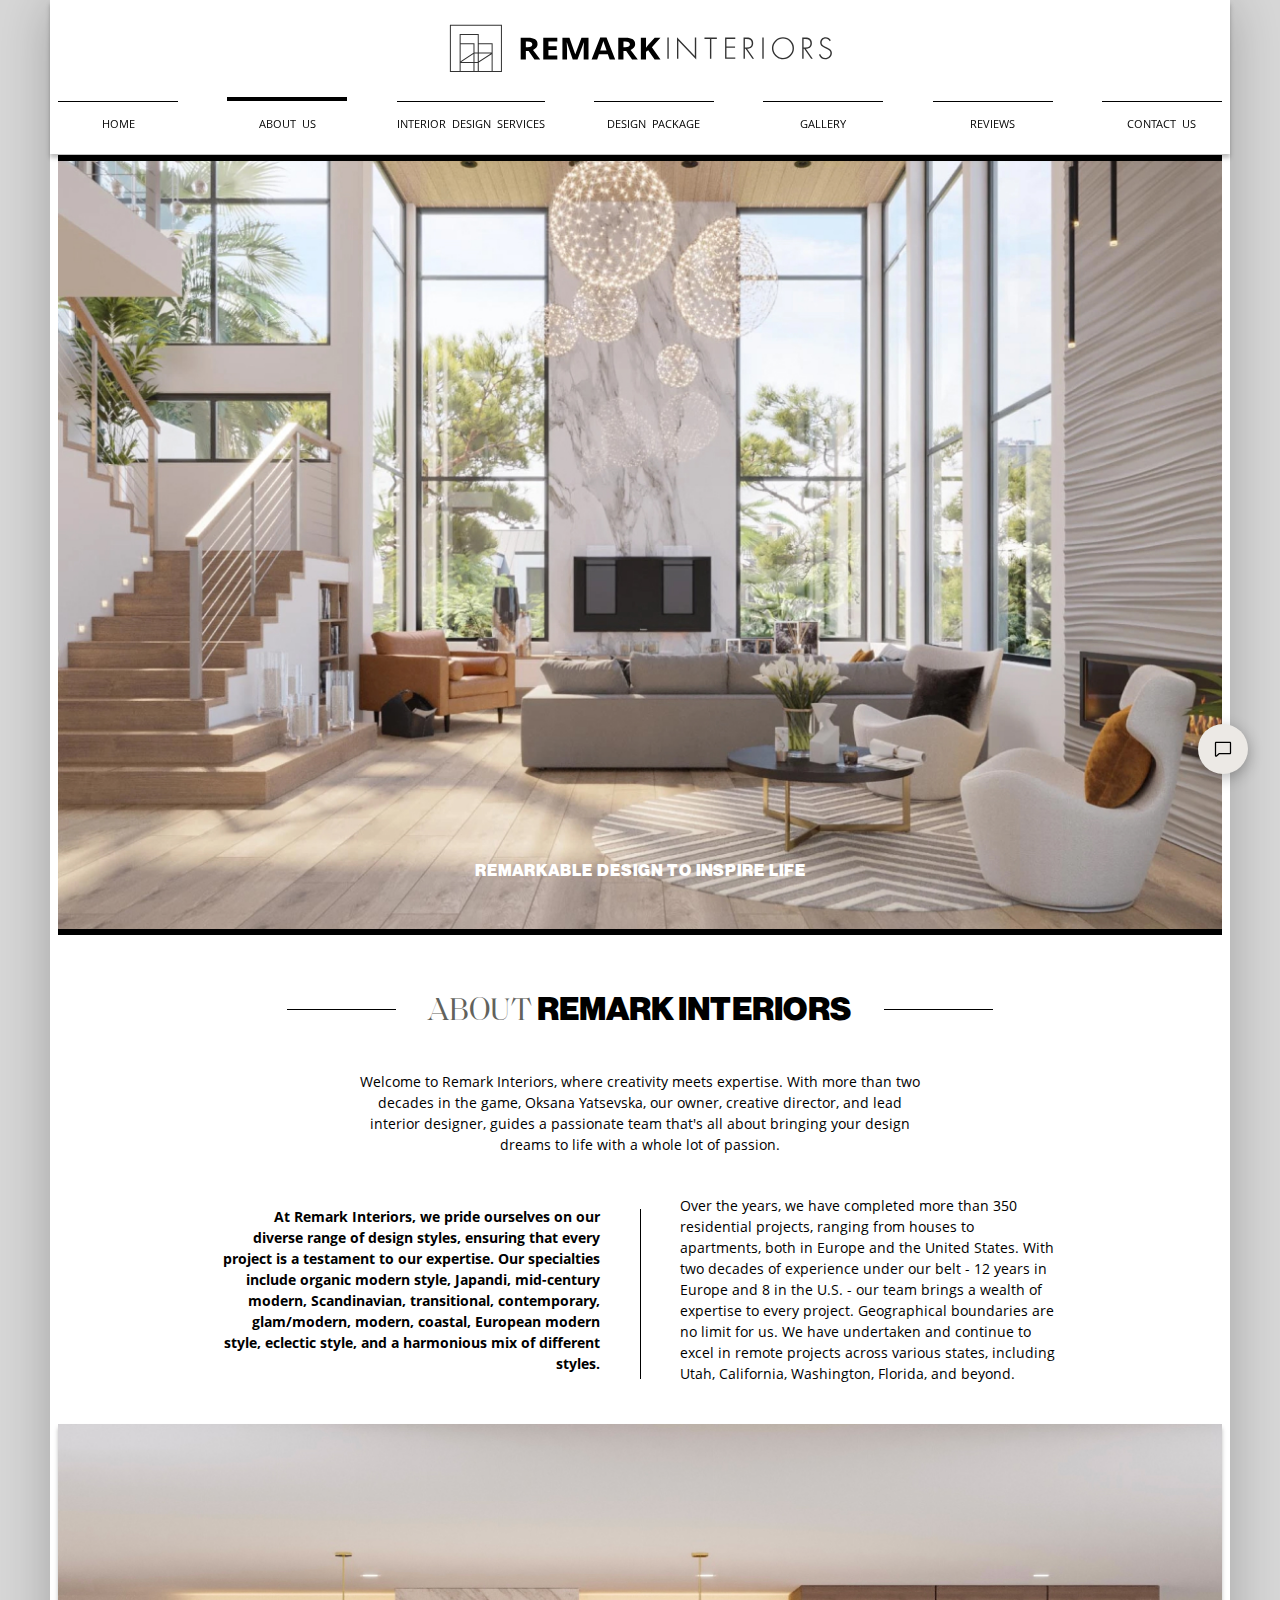
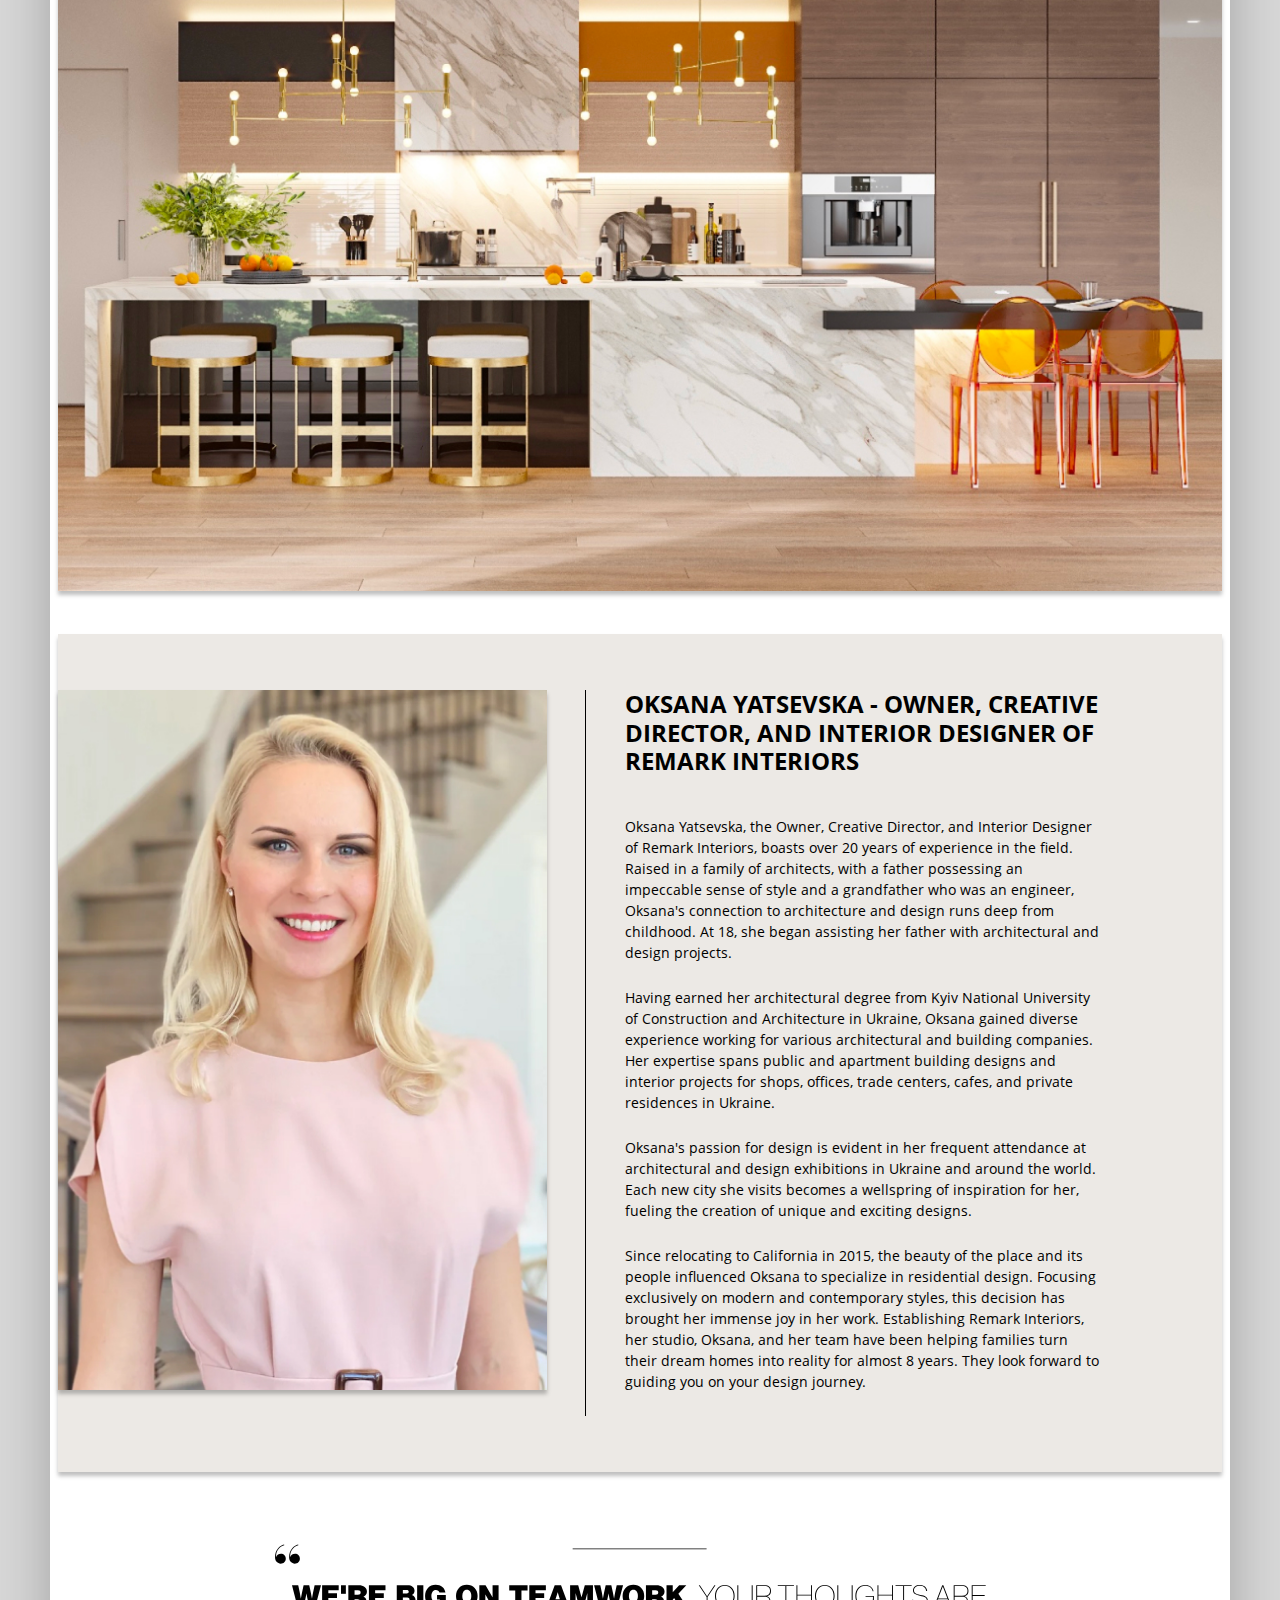
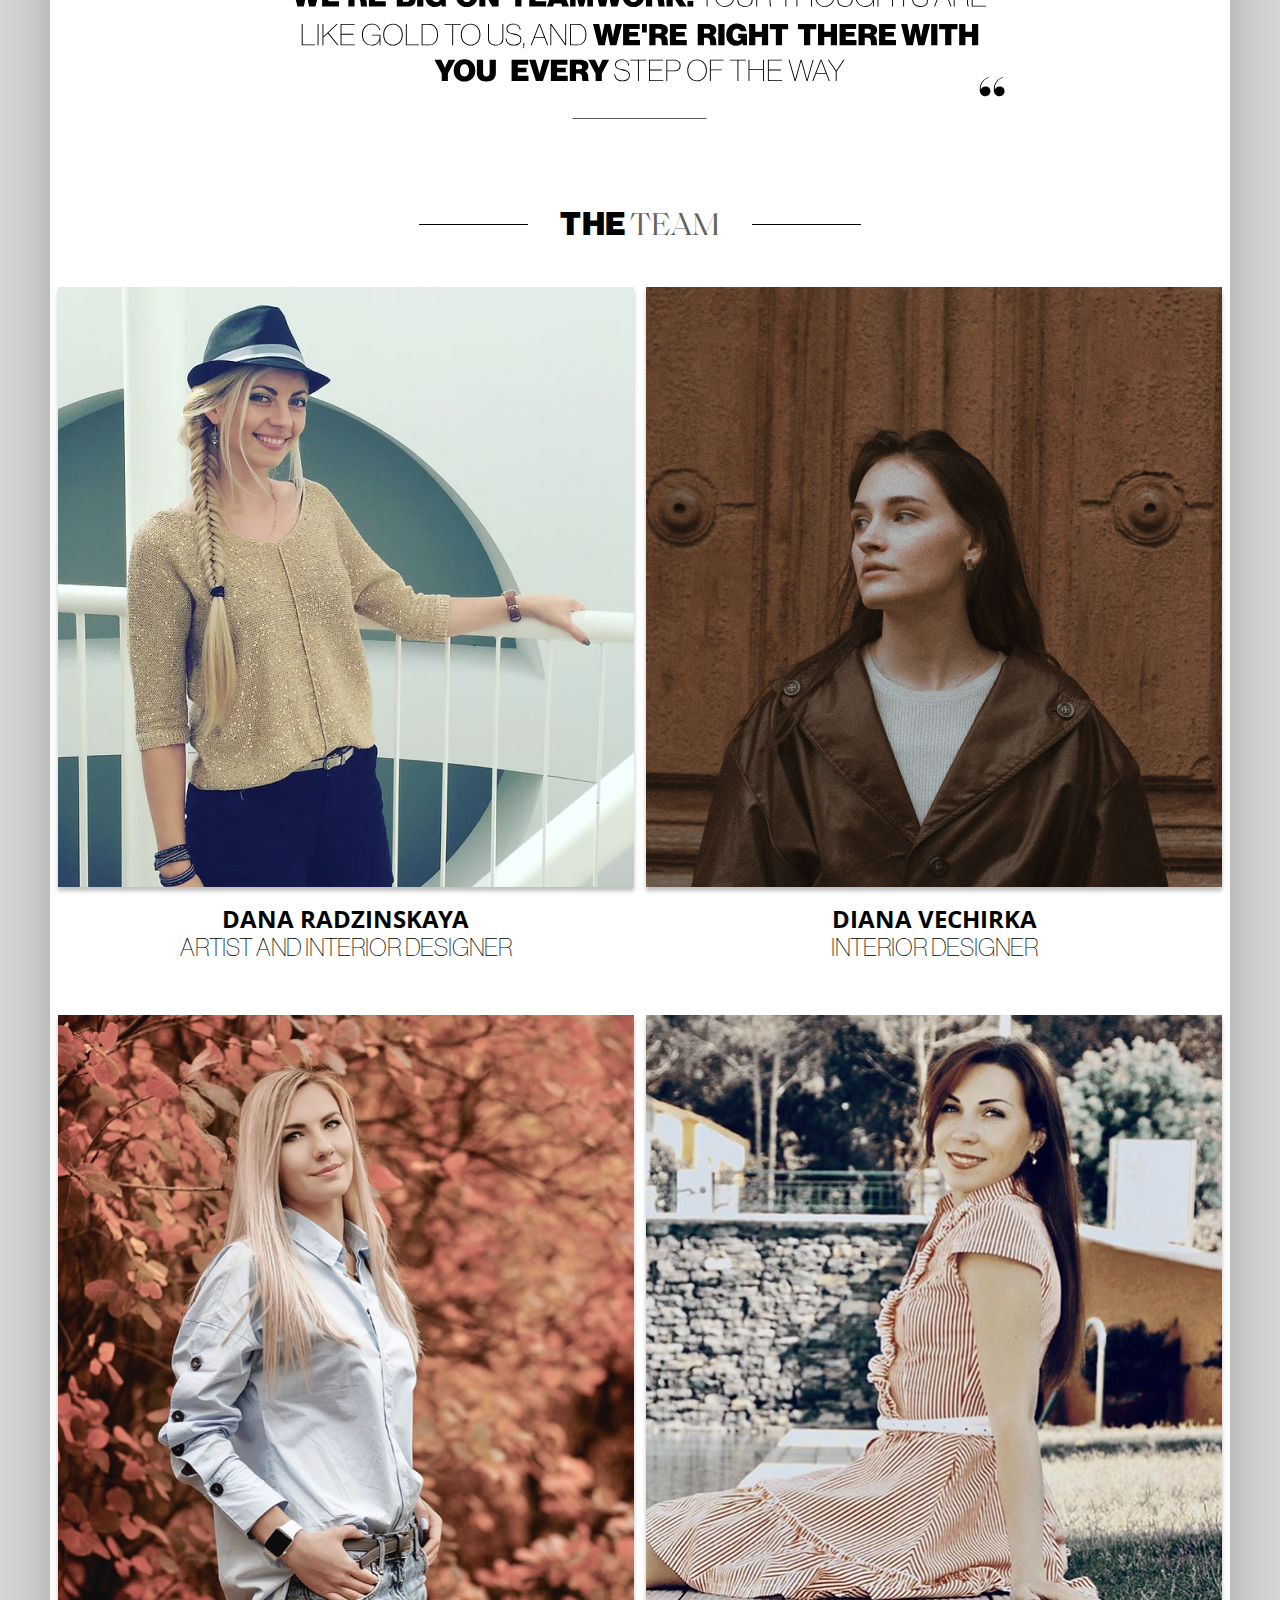
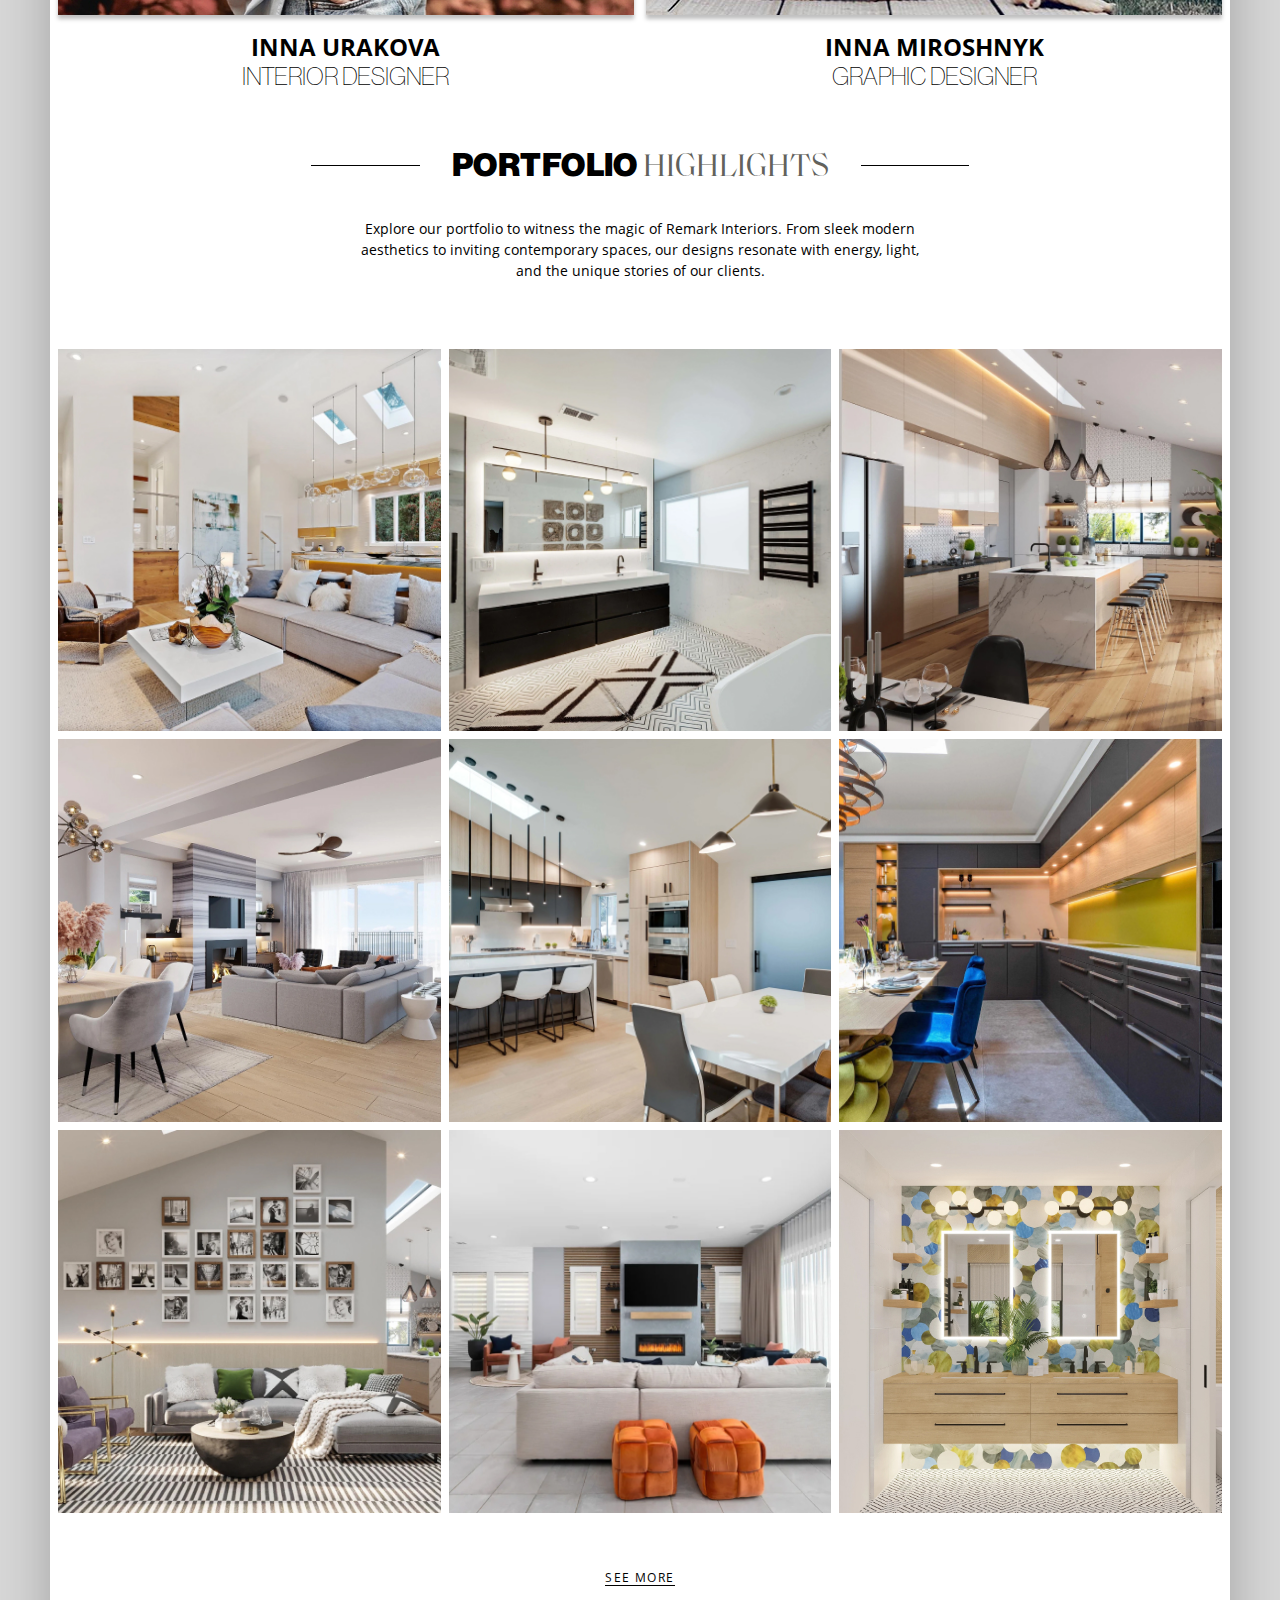
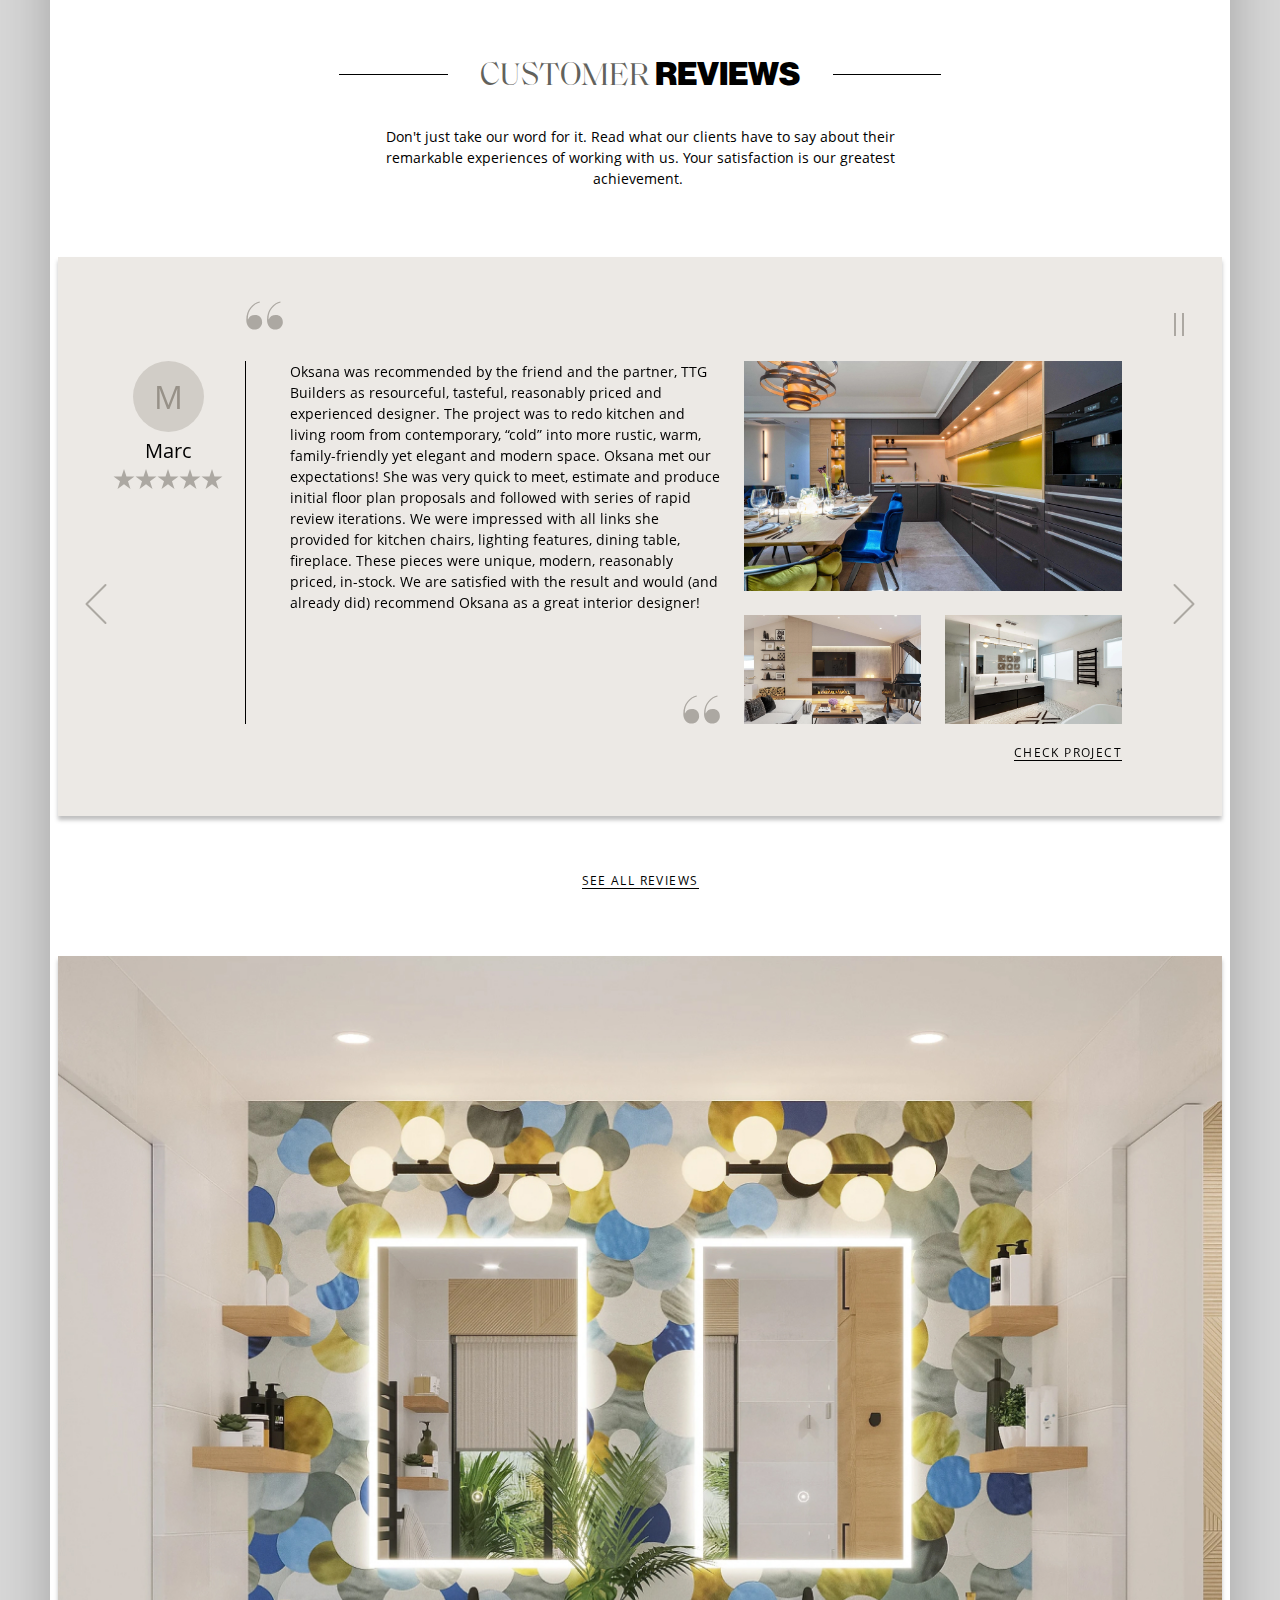
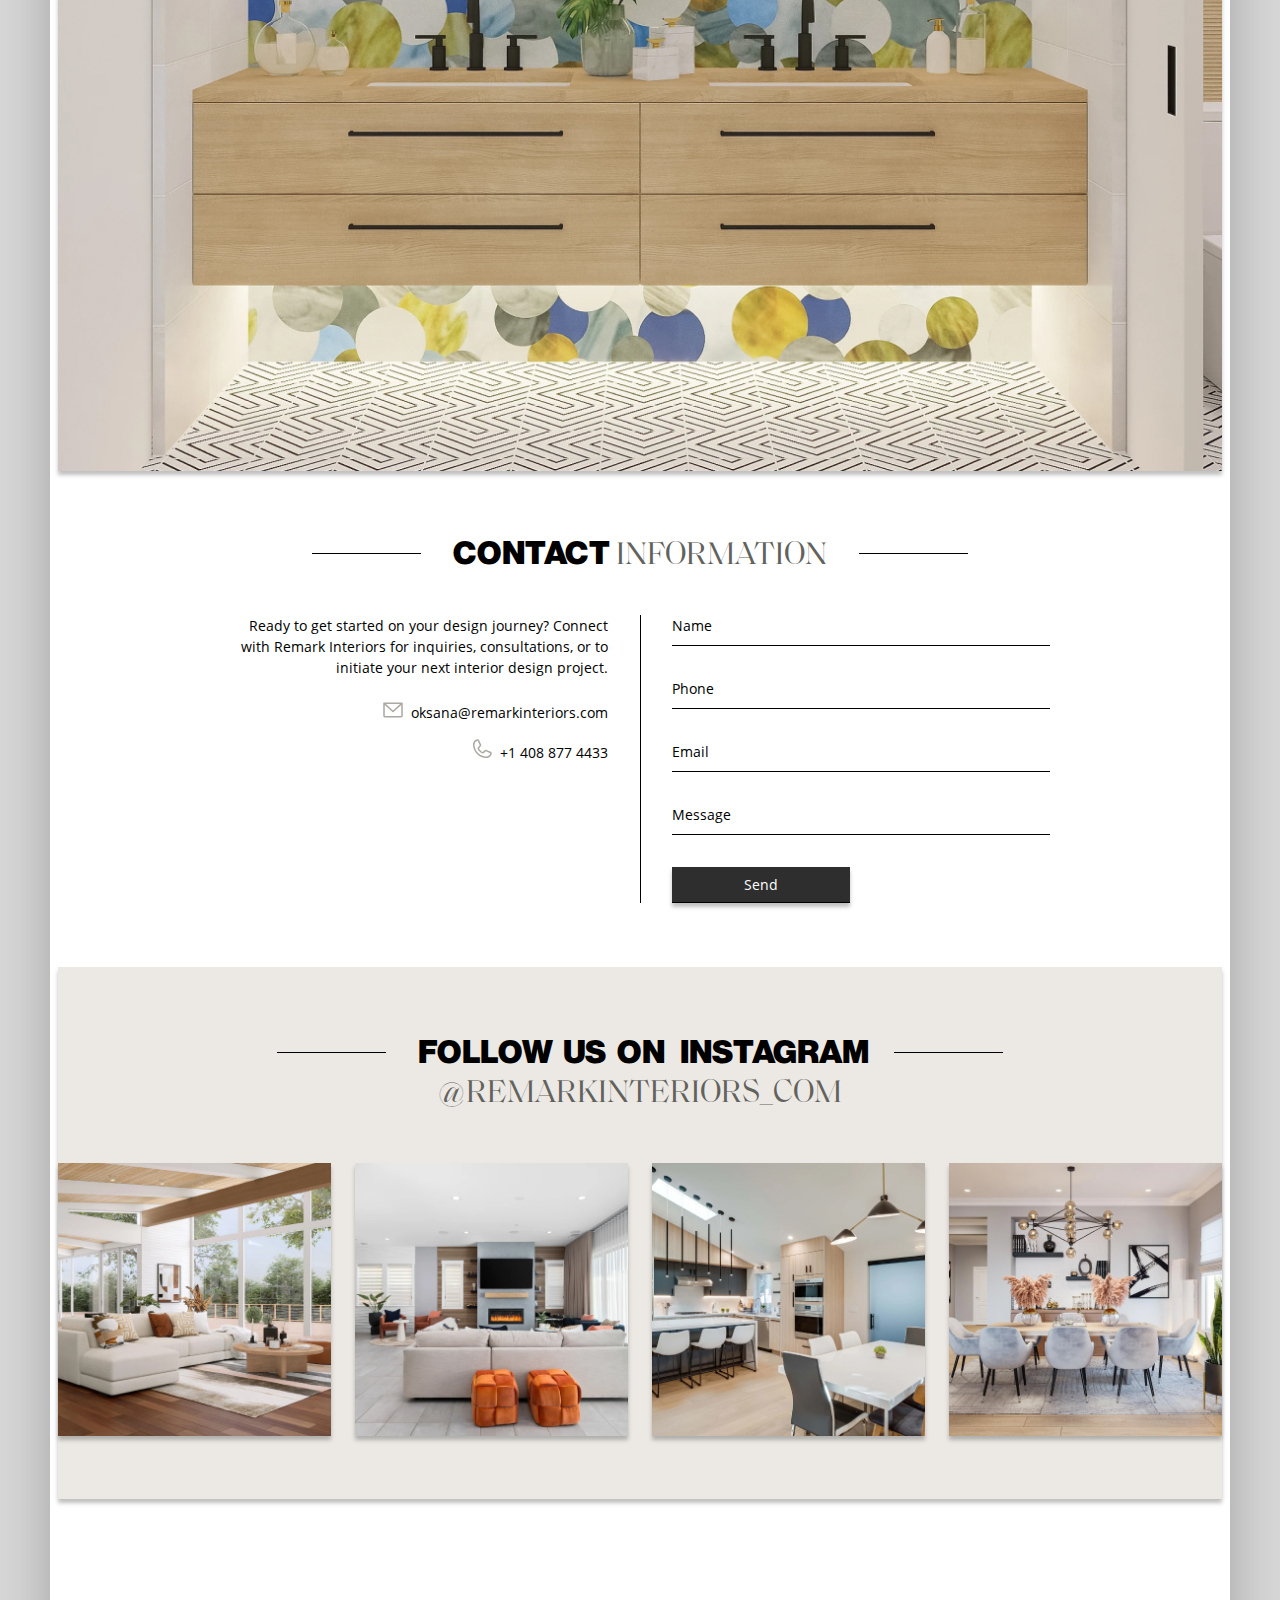
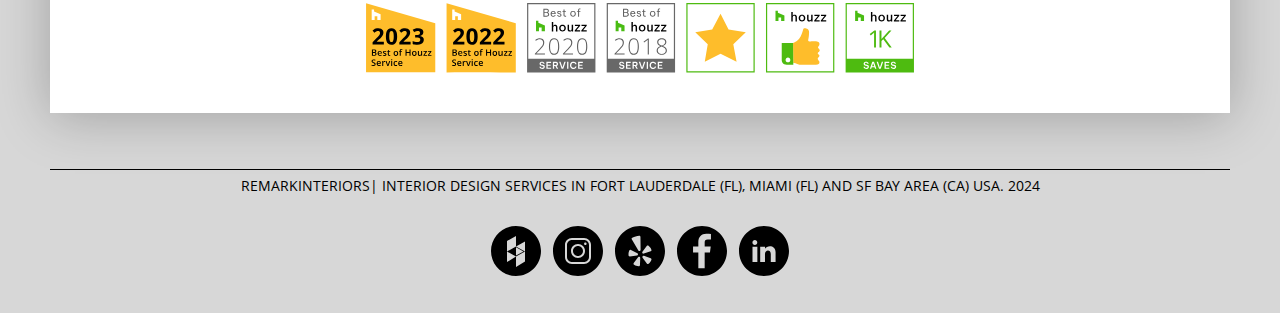
<file: about.html>
<!DOCTYPE html>
<html lang="en">

<head>
    <meta charset="UTF-8">
    <meta name="viewport" content="width=device-width, initial-scale=1.0">
    <title>About Us</title>
    <link rel="stylesheet" href="https://cdn.jsdelivr.net/npm/swiper@11/swiper-bundle.min.css" />
    <link rel="stylesheet" href="assets/css/style.css">
</head>

<body>
    <div class="wrapper">
        <header id="header" class="header">
            <div class="header__logo">
                <a href="index.html"><img src="assets/img/logo.svg" alt=""></a>
            </div>
            <nav class="header__nav">
                <div class="close">
                    <svg width="24" height="24" viewBox="0 0 24 24" fill="none" xmlns="http://www.w3.org/2000/svg">
                        <path d="M19.2807 18.2194C19.3504 18.2891 19.4056 18.3718 19.4433 18.4628C19.4811 18.5539 19.5005 18.6515 19.5005 18.75C19.5005 18.8485 19.4811 18.9461 19.4433 19.0372C19.4056 19.1282 19.3504 19.2109 19.2807 19.2806C19.211 19.3503 19.1283 19.4056 19.0372 19.4433C18.9462 19.481 18.8486 19.5004 18.7501 19.5004C18.6515 19.5004 18.5539 19.481 18.4629 19.4433C18.3718 19.4056 18.2891 19.3503 18.2194 19.2806L12.0001 13.0603L5.78068 19.2806C5.63995 19.4214 5.44907 19.5004 5.25005 19.5004C5.05103 19.5004 4.86016 19.4214 4.71943 19.2806C4.5787 19.1399 4.49963 18.949 4.49963 18.75C4.49963 18.551 4.5787 18.3601 4.71943 18.2194L10.9397 12L4.71943 5.78062C4.5787 5.63989 4.49963 5.44902 4.49963 5.25C4.49963 5.05097 4.5787 4.8601 4.71943 4.71937C4.86016 4.57864 5.05103 4.49958 5.25005 4.49958C5.44907 4.49958 5.63995 4.57864 5.78068 4.71937L12.0001 10.9397L18.2194 4.71937C18.3602 4.57864 18.551 4.49958 18.7501 4.49958C18.9491 4.49958 19.1399 4.57864 19.2807 4.71937C19.4214 4.8601 19.5005 5.05097 19.5005 5.25C19.5005 5.44902 19.4214 5.63989 19.2807 5.78062L13.0604 12L19.2807 18.2194Z" fill="black"/>
                    </svg>
                </div>
                <ul>
                    <li><a href="index.html">Home</a></li>
                    <li class="active"><a href="about.html">About&nbsp us</a></li>
                    <li><a href="sevices.html">Interior&nbsp design&nbsp services</a></li>
                    <li><a href="design.html">design&nbsp package</a></li>
                    <li><a href="gallery.html">gallery</a></li>
                    <li><a href="reviews.html">reviews</a></li>
                    <li><a href="contact.html">contact&nbsp us</a></li>
                </ul>
            </nav>
            <div class="header__phone">
                <a href="tel:">
                    <svg width="20" height="20" viewBox="0 0 20 20" fill="none" xmlns="http://www.w3.org/2000/svg">
                        <path
                            d="M18.3881 13.1231C17.1643 13.1231 15.9625 12.932 14.8241 12.5553C14.2655 12.3652 13.5801 12.5397 13.2392 12.8889L10.991 14.5858C8.38437 13.1948 6.77834 11.5897 5.40568 9.00241L7.05307 6.81296C7.48122 6.38573 7.63467 5.76095 7.45091 5.17569C7.07237 4.03089 6.88035 2.82912 6.88035 1.60439C6.88035 0.720519 6.1609 0.000198364 5.27612 0.000198364H1.60468C0.71989 0.000198364 0.000488281 0.720519 0.000488281 1.60439C0.000488281 11.744 8.24933 19.9929 18.3881 19.9929C19.2729 19.9929 19.9923 19.2725 19.9923 18.3887V14.7273C19.9923 13.8426 19.2729 13.1231 18.3881 13.1231Z"
                            fill="#221E1F" />
                    </svg>
                </a>
            </div>
            <div class="header__menu">
                <svg width="26" height="18" viewBox="0 0 26 18" fill="none" xmlns="http://www.w3.org/2000/svg">
                    <path d="M1 1H25" stroke="black" stroke-linecap="round" />
                    <path d="M1 9H25" stroke="black" stroke-linecap="round" />
                    <path d="M1 17H25" stroke="black" stroke-linecap="round" />
                </svg>
            </div>
        </header>
        <main class="main">
            <div id="about-top" class="about-top">
                <div class="top__wrapper">
                    <div class="top__title">
                        Remarkable&nbsp Design&nbsp to&nbsp Inspire&nbsp Life
                    </div>
                    <img src="assets/img/about.jpg" alt="">
                </div>
            </div>
            <section class="box-title about-interiors">
                <h2><span>About</span> Remark Interiors</h2>
                <p>Welcome to Remark Interiors, where creativity meets expertise. With more than two decades in the
                    game, Oksana Yatsevska, our owner, creative director, and lead interior designer, guides a
                    passionate team that's all about bringing your design dreams to life with a whole lot of passion.
                </p>
                <div class="creating__content  about-remark">
                    <div class="creating__content--item">
                        At Remark Interiors, we pride ourselves on our diverse range of design styles, ensuring that
                        every project is a testament to our expertise. Our specialties include organic modern style,
                        Japandi, mid-century modern, Scandinavian, transitional, contemporary, glam/modern, modern,
                        coastal, European modern style, eclectic style, and a harmonious mix of different styles.
                    </div>
                    <div class="creating__content--item">
                        Over the years, we have completed more than 350 residential projects, ranging from houses to
                        apartments, both in Europe and the United States. With two decades of experience under our belt
                        - 12 years in Europe and 8 in the U.S. - our team brings a wealth of expertise to every project.
                        Geographical boundaries are no limit for us. We have undertaken and continue to excel in remote
                        projects across various states, including Utah, California, Washington, Florida, and beyond.
                    </div>
                </div>
                <img class="shadow" src="assets/img/about-2.jpg" alt="">
            </section>
            <section class="about-persone">
                <div class="about-persone__img">
                    <img src="assets/img/persone.jpg" alt="">
                </div>
                <div class="about-persone__content">
                    <div class="about-persone__title">
                        Oksana Yatsevska - Owner, Creative Director, and Interior Designer of Remark Interiors
                    </div>
                    <div class="about-persone__text">
                        <p>Oksana Yatsevska, the Owner, Creative Director, and Interior Designer of Remark Interiors,
                            boasts over 20 years of experience in the field. Raised in a family of architects, with a
                            father possessing an impeccable sense of style and a
                            grandfather who was an engineer, Oksana's connection to architecture and design runs deep
                            from childhood. At 18, she began assisting her father with architectural and design
                            projects.
                        </p>
                        <p>
                            Having earned her architectural degree from Kyiv National University of Construction and
                            Architecture in Ukraine, Oksana gained diverse experience working for various architectural
                            and building companies. Her expertise spans public and apartment building designs and
                            interior projects for shops, offices, trade centers, cafes, and private residences in
                            Ukraine.
                        </p>
                        <p>
                            Oksana's passion for design is evident in her frequent attendance at architectural and
                            design exhibitions in Ukraine and around the world. Each new city she visits becomes a
                            wellspring of inspiration for her, fueling the creation of unique and exciting designs.
                        </p>
                        <p>
                            Since relocating to California in 2015, the beauty of the place and its people influenced
                            Oksana to specialize in residential design. Focusing exclusively on modern and contemporary
                            styles, this decision has brought her immense joy in her work. Establishing Remark
                            Interiors, her studio, Oksana, and her team have been helping families turn their dream
                            homes into reality for almost 8 years. They look forward to guiding you on your design
                            journey.
                        </p>
                    </div>
                </div>
            </section>
            <section class="box-title about-quote quote ">
                <div class="box-title__wrapper">
                    <div class="about-quote__desktop">
                        <img src="assets/img/qu-teamwork.svg" alt="">
                    </div>
                    <div class="about-quote__mobil">
                        <img src="assets/img/qu-teamwork-mobil.svg" alt="">
                    </div>
                </div>

            </section>
            <section class="box-title about-team">
                <h2>The<span> team</span></h2>
                <div class="about-team__wrapper">
                    <div class="about-team__item">
                        <div class="about-team__item--img">
                            <img src="assets/img/team/dana.jpg" alt="">
                        </div>
                        <div class="about-team__item--title">
                            Dana Radzinskaya
                        </div>
                        <div class="about-team__item--desc">
                            Artist and interior designer
                        </div>
                    </div>
                    <div class="about-team__item">
                        <div class="about-team__item--img">
                            <img src="assets/img/team/vechirka.jpg" alt="">
                        </div>
                        <div class="about-team__item--title">
                            Diana Vechirka
                        </div>
                        <div class="about-team__item--desc">
                            Interior designer
                        </div>
                    </div>
                    <div class="about-team__item">
                        <div class="about-team__item--img">
                            <img src="assets/img/team/urakova.jpg" alt="">
                        </div>
                        <div class="about-team__item--title">
                            Inna Urakova
                        </div>
                        <div class="about-team__item--desc">
                            Interior designer
                        </div>
                    </div>
                    <div class="about-team__item">
                        <div class="about-team__item--img">
                            <img src="assets/img/team/miroshnik.jpg" alt="">
                        </div>
                        <div class="about-team__item--title">
                            Inna Miroshnyk
                        </div>
                        <div class="about-team__item--desc">
                            graphic designer
                        </div>
                    </div>
                </div>
            </section>
            <section class="box-title">
                <h2>Portfolio <span>Highlights</span></h2>
                <p>Explore our portfolio to witness the magic of Remark Interiors. From sleek
                    modern aesthetics to inviting contemporary spaces, our designs resonate with energy, light, and the
                    unique stories of our clients.</p>
            </section>
            <section class="portfolio about-portfolio">
                <div class="portfolio__wrapper">
                    <div class="portfolio__item">
                        <img src="assets/img/portfolio/0.jpg" alt="">
                    </div>
                    <div class="portfolio__item">
                        <img src="assets/img/portfolio/1.jpg" alt="">
                    </div>
                    <div class="portfolio__item">
                        <img src="assets/img/portfolio/2.jpg" alt="">
                    </div>
                    <div class="portfolio__item">
                        <img src="assets/img/portfolio/3.jpg" alt="">
                    </div>
                    <div class="portfolio__item">
                        <img src="assets/img/portfolio/4.jpg" alt="">
                    </div>
                    <div class="portfolio__item">
                        <img src="assets/img/portfolio/5.jpg" alt="">
                    </div>
                    <div class="portfolio__item">
                        <img src="assets/img/portfolio/6.jpg" alt="">
                    </div>
                    <div class="portfolio__item">
                        <img src="assets/img/portfolio/7.jpg" alt="">
                    </div>
                    <div class="portfolio__item">
                        <img src="assets/img/portfolio/8.jpg" alt="">
                    </div>
                </div>
                <div class="about__info--link">
                    <a href="gallery.html">See more</a>
                </div>
            </section>
            <section class="box-title">
                <h2><span>Customer</span> Reviews</h2>
                <p>Don't just take our word for it. Read what our clients have to say about their remarkable experiences
                    of working with us. Your satisfaction is our greatest achievement. </p>
            </section>
            <section class="customer">
                <div class="customer__wrapper">
                    <svg class="customer--pause" width="14" height="23" viewBox="0 0 14 23" fill="none" xmlns="http://www.w3.org/2000/svg">
                        <g clip-path="url(#clip0_879_352)">
                            <path d="M3 0V23" stroke="#ACA8A2" stroke-width="2" stroke-linecap="round" stroke-linejoin="round"/>
                            <path d="M11 0V23" stroke="#ACA8A2" stroke-width="2"/>
                        </g>
                        <defs>
                            <clipPath id="clip0_879_352">
                            <rect width="14" height="23" fill="white"/>
                            </clipPath>
                        </defs>
                    </svg>
                    <svg class="customer--play" width="19" height="23" viewBox="0 0 19 23" fill="none" xmlns="http://www.w3.org/2000/svg">
                        <path fill-rule="evenodd" clip-rule="evenodd" d="M0.512913 0.126647C0.82957 -0.0499592 1.21701 -0.0413287 1.52549 0.149202L18.5255 10.6492C18.8204 10.8314 19 11.1533 19 11.5C19 11.8467 18.8204 12.1686 18.5255 12.3508L1.52549 22.8508C1.21701 23.0413 0.82957 23.05 0.512913 22.8734C0.196257 22.6967 0 22.3626 0 22V1C0 0.637424 0.196257 0.303252 0.512913 0.126647ZM2 2.79301V20.207L16.097 11.5L2 2.79301Z" fill="#ACA8A2"/>
                    </svg>
                    <div class="customer__slider">
                        <div class="customer__slider--btns">
                            <svg class="customer__slider--prev" width="76" height="76" viewBox="0 0 76 76" fill="none"
                                xmlns="http://www.w3.org/2000/svg">
                                <path d="M47.5 19L28.5 38L47.5 57" stroke="#ACA8A2" stroke-width="2"
                                    stroke-linecap="round" stroke-linejoin="round" />
                            </svg>
                            <svg class="customer__slider--next" width="76" height="76" viewBox="0 0 76 76" fill="none"
                                xmlns="http://www.w3.org/2000/svg">
                                <path d="M28.5 57L47.5 38L28.5 19" stroke="#ACA8A2" stroke-width="2"
                                    stroke-linecap="round" stroke-linejoin="round" />
                            </svg>
                        </div>
                        <div class="swiper-wrapper">
                            <div class="swiper-slide customer__slide" data-swiper-autoplay="5000">
                                <div class="customer__slide--content">
                                    <div class="customer__slide--user user">
                                        <div class="user__avatar">
                                            M
                                        </div>
                                        <div class="user__name">
                                            Marc
                                        </div>
                                        <div class="user__raiting">
                                            <ul>
                                                <li>
                                                    <svg width="22" height="20" viewBox="0 0 22 20" fill="none" xmlns="http://www.w3.org/2000/svg">
                                                        <path d="M11 0L13.4697 7.60081H21.4616L14.996 12.2984L17.4656 19.8992L11 15.2016L4.53436 19.8992L7.00402 12.2984L0.538379 7.60081H8.53035L11 0Z" fill="#ACA8A2"/>
                                                    </svg>
                                                </li>
                                                <li>
                                                    <svg width="22" height="20" viewBox="0 0 22 20" fill="none" xmlns="http://www.w3.org/2000/svg">
                                                        <path d="M11 0L13.4697 7.60081H21.4616L14.996 12.2984L17.4656 19.8992L11 15.2016L4.53436 19.8992L7.00402 12.2984L0.538379 7.60081H8.53035L11 0Z" fill="#ACA8A2"/>
                                                    </svg>
                                                </li>
                                                <li>
                                                    <svg width="22" height="20" viewBox="0 0 22 20" fill="none" xmlns="http://www.w3.org/2000/svg">
                                                        <path d="M11 0L13.4697 7.60081H21.4616L14.996 12.2984L17.4656 19.8992L11 15.2016L4.53436 19.8992L7.00402 12.2984L0.538379 7.60081H8.53035L11 0Z" fill="#ACA8A2"/>
                                                    </svg>
                                                </li>
                                                <li>
                                                    <svg width="22" height="20" viewBox="0 0 22 20" fill="none" xmlns="http://www.w3.org/2000/svg">
                                                        <path d="M11 0L13.4697 7.60081H21.4616L14.996 12.2984L17.4656 19.8992L11 15.2016L4.53436 19.8992L7.00402 12.2984L0.538379 7.60081H8.53035L11 0Z" fill="#ACA8A2"/>
                                                    </svg>
                                                </li>
                                                <li>
                                                    <svg width="22" height="20" viewBox="0 0 22 20" fill="none" xmlns="http://www.w3.org/2000/svg">
                                                        <path d="M11 0L13.4697 7.60081H21.4616L14.996 12.2984L17.4656 19.8992L11 15.2016L4.53436 19.8992L7.00402 12.2984L0.538379 7.60081H8.53035L11 0Z" fill="#ACA8A2"/>
                                                    </svg>
                                                </li>
                                            </ul>
                                        </div>
                                    </div>
                                    <div class="customer__slide--text">
                                        <svg class="customer__start customer__el" width="37" height="29"
                                            viewBox="0 0 37 29" fill="none" xmlns="http://www.w3.org/2000/svg">
                                            <path
                                                d="M29.7 14.12C31.8467 14.12 33.5733 14.7733 34.88 16.08C36.1867 17.3867 36.84 19.1133 36.84 21.26C36.84 23.22 36.0933 24.9467 34.6 26.44C33.2 27.84 31.4267 28.54 29.28 28.54C27.04 28.54 25.08 27.6533 23.4 25.88C21.8133 24.0133 21.02 21.7267 21.02 19.02C21.02 13.8867 22.3733 9.73333 25.08 6.56C27.7867 3.29333 30.8667 1.28666 34.32 0.539999L34.6 1.51999C31.52 2.17333 28.72 3.99333 26.2 6.98C23.7733 9.87333 22.56 13.28 22.56 17.2C22.56 17.6667 22.6067 18.1333 22.7 18.6C24.0067 15.6133 26.34 14.12 29.7 14.12ZM8.98 14.12C11.1267 14.12 12.8533 14.7733 14.16 16.08C15.4667 17.3867 16.12 19.1133 16.12 21.26C16.12 23.22 15.3733 24.9467 13.88 26.44C12.48 27.84 10.7067 28.54 8.56 28.54C6.32 28.54 4.36 27.6533 2.68 25.88C1.09333 24.0133 0.3 21.7267 0.3 19.02C0.3 13.8867 1.65333 9.73333 4.36 6.56C7.06667 3.29333 10.1467 1.28666 13.6 0.539999L13.88 1.51999C10.8 2.17333 8 3.99333 5.48 6.98C3.05333 9.87333 1.84 13.28 1.84 17.2C1.84 17.6667 1.88667 18.1333 1.98 18.6C3.28667 15.6133 5.62 14.12 8.98 14.12Z"
                                                fill="#ACA8A2" />
                                        </svg>
                                        <p>
                                          Oksana was recommended by the friend and the partner, TTG Builders as
                                        resourceful, tasteful, reasonably priced and experienced designer. The project
                                        was to redo kitchen and living room from contemporary, “cold” into more rustic,
                                        warm, family-friendly yet elegant and modern space. Oksana met our expectations!
                                        She was very quick to meet, estimate and produce initial floor plan proposals
                                        and followed with series of rapid review iterations. We were impressed with all
                                        links she provided for kitchen chairs, lighting features, dining table,
                                        fireplace. These pieces were unique, modern, reasonably priced, in-stock. We are
                                        satisfied with the result and would (and already did) recommend Oksana as a
                                        great interior designer!  
                                        </p>
                                        <div class="customer__more">
                                            <svg width="22" height="12" viewBox="0 0 22 12" fill="none" xmlns="http://www.w3.org/2000/svg">
                                                <path d="M21.7074 1.70757L11.7074 11.7076C11.6146 11.8005 11.5043 11.8743 11.3829 11.9246C11.2615 11.975 11.1314 12.0009 10.9999 12.0009C10.8685 12.0009 10.7384 11.975 10.617 11.9246C10.4956 11.8743 10.3853 11.8005 10.2924 11.7076L0.292446 1.70757C0.104805 1.51993 -0.000610352 1.26543 -0.000610352 1.00007C-0.000610352 0.734704 0.104805 0.480208 0.292446 0.292567C0.480086 0.104927 0.734582 -0.000488281 0.999946 -0.000488281C1.26531 -0.000488281 1.5198 0.104927 1.70745 0.292567L10.9999 9.58632L20.2924 0.292567C20.3854 0.199657 20.4957 0.125957 20.617 0.0756741C20.7384 0.0253914 20.8686 -0.000488281 20.9999 -0.000488281C21.1313 -0.000488281 21.2614 0.0253914 21.3828 0.0756741C21.5042 0.125957 21.6145 0.199657 21.7074 0.292567C21.8004 0.385477 21.8741 0.495778 21.9243 0.617171C21.9746 0.738564 22.0005 0.868673 22.0005 1.00007C22.0005 1.13146 21.9746 1.26157 21.9243 1.38296C21.8741 1.50436 21.8004 1.61466 21.7074 1.70757Z" fill="#ACA8A2"/>
                                            </svg>
                                        </div>
                                        <svg class="customer__end customer__el" width="37" height="29"
                                            viewBox="0 0 37 29" fill="none" xmlns="http://www.w3.org/2000/svg">
                                            <path
                                                d="M29.7 14.12C31.8467 14.12 33.5733 14.7733 34.88 16.08C36.1867 17.3867 36.84 19.1133 36.84 21.26C36.84 23.22 36.0933 24.9467 34.6 26.44C33.2 27.84 31.4267 28.54 29.28 28.54C27.04 28.54 25.08 27.6533 23.4 25.88C21.8133 24.0133 21.02 21.7267 21.02 19.02C21.02 13.8867 22.3733 9.73333 25.08 6.56C27.7867 3.29333 30.8667 1.28666 34.32 0.539999L34.6 1.51999C31.52 2.17333 28.72 3.99333 26.2 6.98C23.7733 9.87333 22.56 13.28 22.56 17.2C22.56 17.6667 22.6067 18.1333 22.7 18.6C24.0067 15.6133 26.34 14.12 29.7 14.12ZM8.98 14.12C11.1267 14.12 12.8533 14.7733 14.16 16.08C15.4667 17.3867 16.12 19.1133 16.12 21.26C16.12 23.22 15.3733 24.9467 13.88 26.44C12.48 27.84 10.7067 28.54 8.56 28.54C6.32 28.54 4.36 27.6533 2.68 25.88C1.09333 24.0133 0.3 21.7267 0.3 19.02C0.3 13.8867 1.65333 9.73333 4.36 6.56C7.06667 3.29333 10.1467 1.28666 13.6 0.539999L13.88 1.51999C10.8 2.17333 8 3.99333 5.48 6.98C3.05333 9.87333 1.84 13.28 1.84 17.2C1.84 17.6667 1.88667 18.1333 1.98 18.6C3.28667 15.6133 5.62 14.12 8.98 14.12Z"
                                                fill="#ACA8A2" />
                                        </svg>
                                    </div>
                                    <div class="customer__slide--images">
                                        <img src="assets/img/services.jpg" alt="">
                                        <img src="assets/img/services-item-1.jpg" alt="">
                                        <img src="assets/img/services-item-2.jpg" alt="">
                                    </div>
                                </div>
                                <div class="about__info--link">
                                    <a href="#">check project</a>
                                </div>
                            </div>
                            <div class="swiper-slide customer__slide" data-swiper-autoplay="5000">
                                <div class="customer__slide--content">
                                    <div class="customer__slide--user user">
                                        <div class="user__avatar">
                                            M
                                        </div>
                                        <div class="user__name">
                                            Marc
                                        </div>
                                        <div class="user__raiting">
                                            <ul>
                                                <li>
                                                    <svg width="22" height="20" viewBox="0 0 22 20" fill="none" xmlns="http://www.w3.org/2000/svg">
                                                        <path d="M11 0L13.4697 7.60081H21.4616L14.996 12.2984L17.4656 19.8992L11 15.2016L4.53436 19.8992L7.00402 12.2984L0.538379 7.60081H8.53035L11 0Z" fill="#ACA8A2"/>
                                                    </svg>
                                                </li>
                                                <li>
                                                    <svg width="22" height="20" viewBox="0 0 22 20" fill="none" xmlns="http://www.w3.org/2000/svg">
                                                        <path d="M11 0L13.4697 7.60081H21.4616L14.996 12.2984L17.4656 19.8992L11 15.2016L4.53436 19.8992L7.00402 12.2984L0.538379 7.60081H8.53035L11 0Z" fill="#ACA8A2"/>
                                                    </svg>
                                                </li>
                                                <li>
                                                    <svg width="22" height="20" viewBox="0 0 22 20" fill="none" xmlns="http://www.w3.org/2000/svg">
                                                        <path d="M11 0L13.4697 7.60081H21.4616L14.996 12.2984L17.4656 19.8992L11 15.2016L4.53436 19.8992L7.00402 12.2984L0.538379 7.60081H8.53035L11 0Z" fill="#ACA8A2"/>
                                                    </svg>
                                                </li>
                                                <li>
                                                    <svg width="22" height="20" viewBox="0 0 22 20" fill="none" xmlns="http://www.w3.org/2000/svg">
                                                        <path d="M11 0L13.4697 7.60081H21.4616L14.996 12.2984L17.4656 19.8992L11 15.2016L4.53436 19.8992L7.00402 12.2984L0.538379 7.60081H8.53035L11 0Z" fill="#ACA8A2"/>
                                                    </svg>
                                                </li>
                                                <li>
                                                    <svg width="22" height="20" viewBox="0 0 22 20" fill="none" xmlns="http://www.w3.org/2000/svg">
                                                        <path d="M11 0L13.4697 7.60081H21.4616L14.996 12.2984L17.4656 19.8992L11 15.2016L4.53436 19.8992L7.00402 12.2984L0.538379 7.60081H8.53035L11 0Z" fill="#ACA8A2"/>
                                                    </svg>
                                                </li>
                                            </ul>
                                        </div>
                                    </div>
                                    <div class="customer__slide--text">
                                        <svg class="customer__start customer__el" width="37" height="29"
                                            viewBox="0 0 37 29" fill="none" xmlns="http://www.w3.org/2000/svg">
                                            <path
                                                d="M29.7 14.12C31.8467 14.12 33.5733 14.7733 34.88 16.08C36.1867 17.3867 36.84 19.1133 36.84 21.26C36.84 23.22 36.0933 24.9467 34.6 26.44C33.2 27.84 31.4267 28.54 29.28 28.54C27.04 28.54 25.08 27.6533 23.4 25.88C21.8133 24.0133 21.02 21.7267 21.02 19.02C21.02 13.8867 22.3733 9.73333 25.08 6.56C27.7867 3.29333 30.8667 1.28666 34.32 0.539999L34.6 1.51999C31.52 2.17333 28.72 3.99333 26.2 6.98C23.7733 9.87333 22.56 13.28 22.56 17.2C22.56 17.6667 22.6067 18.1333 22.7 18.6C24.0067 15.6133 26.34 14.12 29.7 14.12ZM8.98 14.12C11.1267 14.12 12.8533 14.7733 14.16 16.08C15.4667 17.3867 16.12 19.1133 16.12 21.26C16.12 23.22 15.3733 24.9467 13.88 26.44C12.48 27.84 10.7067 28.54 8.56 28.54C6.32 28.54 4.36 27.6533 2.68 25.88C1.09333 24.0133 0.3 21.7267 0.3 19.02C0.3 13.8867 1.65333 9.73333 4.36 6.56C7.06667 3.29333 10.1467 1.28666 13.6 0.539999L13.88 1.51999C10.8 2.17333 8 3.99333 5.48 6.98C3.05333 9.87333 1.84 13.28 1.84 17.2C1.84 17.6667 1.88667 18.1333 1.98 18.6C3.28667 15.6133 5.62 14.12 8.98 14.12Z"
                                                fill="#ACA8A2" />
                                        </svg>
                                        <p>
                                         Oksana was recommended by the friend and the partner, TTG Builders as
                                        resourceful, tasteful, reasonably priced and experienced designer. The project
                                        was to redo kitchen and living room from contemporary, “cold” into more rustic,
                                        warm, family-friendly yet elegant and modern space. Oksana met our expectations!
                                        She was very quick to meet, estimate and produce initial floor plan proposals
                                        and followed with series of rapid review iterations. We were impressed with all
                                        links she provided for kitchen chairs, lighting features, dining table,
                                        fireplace. These pieces were unique, modern, reasonably priced, in-stock. We are
                                        satisfied with the result and would (and already did) recommend Oksana as a
                                        great interior designer!   
                                        </p>
                                        <div class="customer__more">
                                            <svg width="22" height="12" viewBox="0 0 22 12" fill="none" xmlns="http://www.w3.org/2000/svg">
                                                <path d="M21.7074 1.70757L11.7074 11.7076C11.6146 11.8005 11.5043 11.8743 11.3829 11.9246C11.2615 11.975 11.1314 12.0009 10.9999 12.0009C10.8685 12.0009 10.7384 11.975 10.617 11.9246C10.4956 11.8743 10.3853 11.8005 10.2924 11.7076L0.292446 1.70757C0.104805 1.51993 -0.000610352 1.26543 -0.000610352 1.00007C-0.000610352 0.734704 0.104805 0.480208 0.292446 0.292567C0.480086 0.104927 0.734582 -0.000488281 0.999946 -0.000488281C1.26531 -0.000488281 1.5198 0.104927 1.70745 0.292567L10.9999 9.58632L20.2924 0.292567C20.3854 0.199657 20.4957 0.125957 20.617 0.0756741C20.7384 0.0253914 20.8686 -0.000488281 20.9999 -0.000488281C21.1313 -0.000488281 21.2614 0.0253914 21.3828 0.0756741C21.5042 0.125957 21.6145 0.199657 21.7074 0.292567C21.8004 0.385477 21.8741 0.495778 21.9243 0.617171C21.9746 0.738564 22.0005 0.868673 22.0005 1.00007C22.0005 1.13146 21.9746 1.26157 21.9243 1.38296C21.8741 1.50436 21.8004 1.61466 21.7074 1.70757Z" fill="#ACA8A2"/>
                                            </svg>
                                        </div>
                                        <svg class="customer__end customer__el" width="37" height="29"
                                            viewBox="0 0 37 29" fill="none" xmlns="http://www.w3.org/2000/svg">
                                            <path
                                                d="M29.7 14.12C31.8467 14.12 33.5733 14.7733 34.88 16.08C36.1867 17.3867 36.84 19.1133 36.84 21.26C36.84 23.22 36.0933 24.9467 34.6 26.44C33.2 27.84 31.4267 28.54 29.28 28.54C27.04 28.54 25.08 27.6533 23.4 25.88C21.8133 24.0133 21.02 21.7267 21.02 19.02C21.02 13.8867 22.3733 9.73333 25.08 6.56C27.7867 3.29333 30.8667 1.28666 34.32 0.539999L34.6 1.51999C31.52 2.17333 28.72 3.99333 26.2 6.98C23.7733 9.87333 22.56 13.28 22.56 17.2C22.56 17.6667 22.6067 18.1333 22.7 18.6C24.0067 15.6133 26.34 14.12 29.7 14.12ZM8.98 14.12C11.1267 14.12 12.8533 14.7733 14.16 16.08C15.4667 17.3867 16.12 19.1133 16.12 21.26C16.12 23.22 15.3733 24.9467 13.88 26.44C12.48 27.84 10.7067 28.54 8.56 28.54C6.32 28.54 4.36 27.6533 2.68 25.88C1.09333 24.0133 0.3 21.7267 0.3 19.02C0.3 13.8867 1.65333 9.73333 4.36 6.56C7.06667 3.29333 10.1467 1.28666 13.6 0.539999L13.88 1.51999C10.8 2.17333 8 3.99333 5.48 6.98C3.05333 9.87333 1.84 13.28 1.84 17.2C1.84 17.6667 1.88667 18.1333 1.98 18.6C3.28667 15.6133 5.62 14.12 8.98 14.12Z"
                                                fill="#ACA8A2" />
                                        </svg>
                                    </div>
                                    <div class="customer__slide--images">
                                        <img src="assets/img/services.jpg" alt="">
                                        <img src="assets/img/services-item-1.jpg" alt="">
                                        <img src="assets/img/services-item-2.jpg" alt="">
                                    </div>
                                </div>
                                <div class="about__info--link">
                                    <a href="#">check project</a>
                                </div>
                            </div>
                            <div class="swiper-slide customer__slide" data-swiper-autoplay="5000">
                                <div class="customer__slide--content">
                                    <div class="customer__slide--user user">
                                        <div class="user__avatar">
                                            M
                                        </div>
                                        <div class="user__name">
                                            Marc
                                        </div>
                                        <div class="user__raiting">
                                            <ul>
                                                <li>
                                                    <svg width="22" height="20" viewBox="0 0 22 20" fill="none" xmlns="http://www.w3.org/2000/svg">
                                                        <path d="M11 0L13.4697 7.60081H21.4616L14.996 12.2984L17.4656 19.8992L11 15.2016L4.53436 19.8992L7.00402 12.2984L0.538379 7.60081H8.53035L11 0Z" fill="#ACA8A2"/>
                                                    </svg>
                                                </li>
                                                <li>
                                                    <svg width="22" height="20" viewBox="0 0 22 20" fill="none" xmlns="http://www.w3.org/2000/svg">
                                                        <path d="M11 0L13.4697 7.60081H21.4616L14.996 12.2984L17.4656 19.8992L11 15.2016L4.53436 19.8992L7.00402 12.2984L0.538379 7.60081H8.53035L11 0Z" fill="#ACA8A2"/>
                                                    </svg>
                                                </li>
                                                <li>
                                                    <svg width="22" height="20" viewBox="0 0 22 20" fill="none" xmlns="http://www.w3.org/2000/svg">
                                                        <path d="M11 0L13.4697 7.60081H21.4616L14.996 12.2984L17.4656 19.8992L11 15.2016L4.53436 19.8992L7.00402 12.2984L0.538379 7.60081H8.53035L11 0Z" fill="#ACA8A2"/>
                                                    </svg>
                                                </li>
                                                <li>
                                                    <svg width="22" height="20" viewBox="0 0 22 20" fill="none" xmlns="http://www.w3.org/2000/svg">
                                                        <path d="M11 0L13.4697 7.60081H21.4616L14.996 12.2984L17.4656 19.8992L11 15.2016L4.53436 19.8992L7.00402 12.2984L0.538379 7.60081H8.53035L11 0Z" fill="#ACA8A2"/>
                                                    </svg>
                                                </li>
                                                <li>
                                                    <svg width="22" height="20" viewBox="0 0 22 20" fill="none" xmlns="http://www.w3.org/2000/svg">
                                                        <path d="M11 0L13.4697 7.60081H21.4616L14.996 12.2984L17.4656 19.8992L11 15.2016L4.53436 19.8992L7.00402 12.2984L0.538379 7.60081H8.53035L11 0Z" fill="#ACA8A2"/>
                                                    </svg>
                                                </li>
                                            </ul>
                                        </div>
                                    </div>
                                    <div class="customer__slide--text">
                                        <svg class="customer__start customer__el" width="37" height="29"
                                            viewBox="0 0 37 29" fill="none" xmlns="http://www.w3.org/2000/svg">
                                            <path
                                                d="M29.7 14.12C31.8467 14.12 33.5733 14.7733 34.88 16.08C36.1867 17.3867 36.84 19.1133 36.84 21.26C36.84 23.22 36.0933 24.9467 34.6 26.44C33.2 27.84 31.4267 28.54 29.28 28.54C27.04 28.54 25.08 27.6533 23.4 25.88C21.8133 24.0133 21.02 21.7267 21.02 19.02C21.02 13.8867 22.3733 9.73333 25.08 6.56C27.7867 3.29333 30.8667 1.28666 34.32 0.539999L34.6 1.51999C31.52 2.17333 28.72 3.99333 26.2 6.98C23.7733 9.87333 22.56 13.28 22.56 17.2C22.56 17.6667 22.6067 18.1333 22.7 18.6C24.0067 15.6133 26.34 14.12 29.7 14.12ZM8.98 14.12C11.1267 14.12 12.8533 14.7733 14.16 16.08C15.4667 17.3867 16.12 19.1133 16.12 21.26C16.12 23.22 15.3733 24.9467 13.88 26.44C12.48 27.84 10.7067 28.54 8.56 28.54C6.32 28.54 4.36 27.6533 2.68 25.88C1.09333 24.0133 0.3 21.7267 0.3 19.02C0.3 13.8867 1.65333 9.73333 4.36 6.56C7.06667 3.29333 10.1467 1.28666 13.6 0.539999L13.88 1.51999C10.8 2.17333 8 3.99333 5.48 6.98C3.05333 9.87333 1.84 13.28 1.84 17.2C1.84 17.6667 1.88667 18.1333 1.98 18.6C3.28667 15.6133 5.62 14.12 8.98 14.12Z"
                                                fill="#ACA8A2" />
                                        </svg>
                                        <p>
                                          Oksana was recommended by the friend and the partner, TTG Builders as
                                        resourceful, tasteful, reasonably priced and experienced designer. The project
                                        was to redo kitchen and living room from contemporary, “cold” into more rustic,
                                        warm, family-friendly yet elegant and modern space. Oksana met our expectations!
                                        She was very quick to meet, estimate and produce initial floor plan proposals
                                        and followed with series of rapid review iterations. We were impressed with all
                                        links she provided for kitchen chairs, lighting features, dining table,
                                        fireplace. These pieces were unique, modern, reasonably priced, in-stock. We are
                                        satisfied with the result and would (and already did) recommend Oksana as a
                                        great interior designer!  
                                        </p>
                                        <div class="customer__more">
                                            <svg width="22" height="12" viewBox="0 0 22 12" fill="none" xmlns="http://www.w3.org/2000/svg">
                                                <path d="M21.7074 1.70757L11.7074 11.7076C11.6146 11.8005 11.5043 11.8743 11.3829 11.9246C11.2615 11.975 11.1314 12.0009 10.9999 12.0009C10.8685 12.0009 10.7384 11.975 10.617 11.9246C10.4956 11.8743 10.3853 11.8005 10.2924 11.7076L0.292446 1.70757C0.104805 1.51993 -0.000610352 1.26543 -0.000610352 1.00007C-0.000610352 0.734704 0.104805 0.480208 0.292446 0.292567C0.480086 0.104927 0.734582 -0.000488281 0.999946 -0.000488281C1.26531 -0.000488281 1.5198 0.104927 1.70745 0.292567L10.9999 9.58632L20.2924 0.292567C20.3854 0.199657 20.4957 0.125957 20.617 0.0756741C20.7384 0.0253914 20.8686 -0.000488281 20.9999 -0.000488281C21.1313 -0.000488281 21.2614 0.0253914 21.3828 0.0756741C21.5042 0.125957 21.6145 0.199657 21.7074 0.292567C21.8004 0.385477 21.8741 0.495778 21.9243 0.617171C21.9746 0.738564 22.0005 0.868673 22.0005 1.00007C22.0005 1.13146 21.9746 1.26157 21.9243 1.38296C21.8741 1.50436 21.8004 1.61466 21.7074 1.70757Z" fill="#ACA8A2"/>
                                            </svg>
                                        </div>
                                        <svg class="customer__end customer__el" width="37" height="29"
                                            viewBox="0 0 37 29" fill="none" xmlns="http://www.w3.org/2000/svg">
                                            <path
                                                d="M29.7 14.12C31.8467 14.12 33.5733 14.7733 34.88 16.08C36.1867 17.3867 36.84 19.1133 36.84 21.26C36.84 23.22 36.0933 24.9467 34.6 26.44C33.2 27.84 31.4267 28.54 29.28 28.54C27.04 28.54 25.08 27.6533 23.4 25.88C21.8133 24.0133 21.02 21.7267 21.02 19.02C21.02 13.8867 22.3733 9.73333 25.08 6.56C27.7867 3.29333 30.8667 1.28666 34.32 0.539999L34.6 1.51999C31.52 2.17333 28.72 3.99333 26.2 6.98C23.7733 9.87333 22.56 13.28 22.56 17.2C22.56 17.6667 22.6067 18.1333 22.7 18.6C24.0067 15.6133 26.34 14.12 29.7 14.12ZM8.98 14.12C11.1267 14.12 12.8533 14.7733 14.16 16.08C15.4667 17.3867 16.12 19.1133 16.12 21.26C16.12 23.22 15.3733 24.9467 13.88 26.44C12.48 27.84 10.7067 28.54 8.56 28.54C6.32 28.54 4.36 27.6533 2.68 25.88C1.09333 24.0133 0.3 21.7267 0.3 19.02C0.3 13.8867 1.65333 9.73333 4.36 6.56C7.06667 3.29333 10.1467 1.28666 13.6 0.539999L13.88 1.51999C10.8 2.17333 8 3.99333 5.48 6.98C3.05333 9.87333 1.84 13.28 1.84 17.2C1.84 17.6667 1.88667 18.1333 1.98 18.6C3.28667 15.6133 5.62 14.12 8.98 14.12Z"
                                                fill="#ACA8A2" />
                                        </svg>
                                    </div>
                                </div>
                                <div class="about__info--link">
                                    <a href="#">check project</a>
                                </div>
                            </div>
                        </div>
                    </div>
                </div>
                <div class="about__info--link">
                    <a href="#">see all reviews</a>
                </div>
            </section>
            <section class="about-img">
                <img src="assets/img/about-3.jpg" alt="">
            </section>
            <section class="box-title contact">
                <h2>Contact <span>Information</span></h2>
                <div class="contact__wrapper">
                    <div class="contact__info">
                        <p>Ready to get started on your design journey? Connect with Remark Interiors for inquiries,
                            consultations, or to initiate your next interior design project.
                        </p>
                        <div class="contact__mail">
                            <svg width="20" height="16" viewBox="0 0 20 16" fill="none" xmlns="http://www.w3.org/2000/svg">
                                <path d="M19 0.5H1C0.801088 0.5 0.610322 0.579018 0.46967 0.71967C0.329018 0.860322 0.25 1.05109 0.25 1.25V14C0.25 14.3978 0.408035 14.7794 0.68934 15.0607C0.970644 15.342 1.35218 15.5 1.75 15.5H18.25C18.6478 15.5 19.0294 15.342 19.3107 15.0607C19.592 14.7794 19.75 14.3978 19.75 14V1.25C19.75 1.05109 19.671 0.860322 19.5303 0.71967C19.3897 0.579018 19.1989 0.5 19 0.5ZM17.0716 2L10 8.48281L2.92844 2H17.0716ZM18.25 14H1.75V2.95531L9.49281 10.0531C9.63118 10.1801 9.81217 10.2506 10 10.2506C10.1878 10.2506 10.3688 10.1801 10.5072 10.0531L18.25 2.95531V14Z" fill="#ACA8A2"/>
                            </svg>
                            <a href="mailto:">oksana@remarkinteriors.com</a>
                        </div>
                        <div class="contact__phone">
                            <svg width="19" height="19" viewBox="0 0 19 19" fill="none" xmlns="http://www.w3.org/2000/svg">
                                <path d="M17.8472 12.8554L13.4306 10.8764L13.4184 10.8707C13.1892 10.7727 12.939 10.7333 12.6907 10.7562C12.4424 10.7792 12.2037 10.8636 11.9963 11.002C11.9718 11.0181 11.9484 11.0357 11.9259 11.0545L9.64407 12.9998C8.19845 12.2976 6.70595 10.8164 6.00376 9.3895L7.95188 7.07294C7.97063 7.0495 7.98845 7.02606 8.00532 7.00075C8.14072 6.79384 8.22287 6.55667 8.24446 6.31035C8.26605 6.06402 8.22641 5.81618 8.12907 5.58887V5.57762L6.14438 1.15356C6.0157 0.856621 5.79444 0.609262 5.51362 0.448409C5.2328 0.287556 4.9075 0.221836 4.58626 0.26106C3.31592 0.428223 2.14986 1.05209 1.30588 2.01615C0.461903 2.98021 -0.00228837 4.21852 8.4831e-06 5.49981C8.4831e-06 12.9436 6.05626 18.9998 13.5 18.9998C14.7813 19.0021 16.0196 18.5379 16.9837 17.6939C17.9477 16.85 18.5716 15.6839 18.7388 14.4136C18.7781 14.0924 18.7125 13.7672 18.5518 13.4864C18.3911 13.2056 18.144 12.9843 17.8472 12.8554ZM13.5 17.4998C10.3185 17.4963 7.26825 16.2309 5.01856 13.9813C2.76888 11.7316 1.50348 8.68134 1.50001 5.49981C1.49648 4.58433 1.82631 3.69887 2.42789 3.00879C3.02947 2.3187 3.86167 1.87118 4.76907 1.74981C4.7687 1.75355 4.7687 1.75732 4.76907 1.76106L6.73782 6.16731L4.80001 8.48669C4.78034 8.50932 4.76247 8.53345 4.74657 8.55887C4.60549 8.77536 4.52273 9.02462 4.5063 9.28249C4.48988 9.54037 4.54035 9.79811 4.65282 10.0307C5.5022 11.7679 7.25251 13.5051 9.00845 14.3536C9.24279 14.465 9.50203 14.5137 9.76083 14.495C10.0196 14.4762 10.2692 14.3907 10.485 14.2467C10.5091 14.2305 10.5322 14.2129 10.5544 14.1942L12.8334 12.2498L17.2397 14.2232C17.2397 14.2232 17.2472 14.2232 17.25 14.2232C17.1301 15.1319 16.6833 15.9658 15.9931 16.5689C15.3028 17.172 14.4166 17.5029 13.5 17.4998Z" fill="#ACA8A2"/>
                            </svg>
                            <a href="tel:">+1 408 877 4433</a>
                        </div>
                    </div>
                    <div class="contact__form">
                        <form action="#">
                            <p><input type="text" placeholder="Name"><br>
                            <input type="text" placeholder="Phone"><br>
                            <input type="text" placeholder="Email"><br>
                            <input type="text" placeholder="Message"></p>
                            
                            <input type="submit" placeholder="Send" value="Send">
                        </form>
                    </div>
                </div>
            </section>
            <section class="box-title instagram">
                <div class="instagram__title--desktop">
                    <h2>follow&nbsp&nbspus&nbsp&nbspon&nbsp&nbsp&nbspinstagram <span>@remarkinteriors_com</span></h2>
                </div>
                <div class="instagram__title--mobil">
                    <h2>follow&nbsp&nbspus<br>on&nbsp&nbspinstagram<br><span>@remarkinteriors_com</span></h2>
                </div>
                
                <div class="instagram__wrapper">
                    <img src="assets/img/insta/insta-1.jpg" alt="">
                    <img src="assets/img/insta/insta-2.jpg" alt="">
                    <img src="assets/img/insta/insta-3.jpg" alt="">
                    <img src="assets/img/insta/insta-4.jpg" alt="">
                </div>
            </section>
            <section class="badgets">
                <img src="assets/img/badges.svg" alt="">
            </section>
        </main>
        <footer id="footer" class="footer">
            <div class="footer__wrapper">
                <div class="footer__wrapper--info">
                    REMARKINTERIORS| INTERIOR DESIGN SERVICES IN fort Lauderdale (FL), miami (fl) AND SF BAY AREA (CA)
                    USA. 2024
                </div>
                <div class="footer__wrapper--social">
                    <ul>
                        <li><a href="#"><img src="assets/img/icons/wix.svg" alt="wix"></a></li>
                        <li><a href="#"><img src="assets/img/icons/insta.svg" alt="instagram"></a></li>
                        <li><a href="#"><img src="assets/img/icons/yelp.svg" alt="yelp"></a></li>
                        <li><a href="#"><img src="assets/img/icons/facebook.svg" alt="facebook"></a></li>
                        <li><a href="#"><img src="assets/img/icons/linkedin.svg" alt="linkedin"></a></li>
                    </ul>
                </div>
            </div>

            <div class="scroll-top">
                <svg width="40" height="22" viewBox="0 0 40 22" fill="none" xmlns="http://www.w3.org/2000/svg">
                    <path d="M39 20.5L20 1.5L1 20.5" stroke="black" stroke-width="2" stroke-linecap="round"
                        stroke-linejoin="round" />
                </svg>
            </div>
            <a class="chat">
                <svg width="18" height="16" viewBox="0 0 18 16" fill="none" xmlns="http://www.w3.org/2000/svg">
                    <path d="M15.875 0.75H2.12502C1.7935 0.75 1.47556 0.881696 1.24114 1.11612C1.00672 1.35054 0.875023 1.66848 0.875023 2V14.5C0.873581 14.7384 0.941012 14.9721 1.06921 15.173C1.19741 15.374 1.38092 15.5336 1.59768 15.6328C1.76286 15.7097 1.94281 15.7497 2.12502 15.75C2.41846 15.7493 2.70217 15.6447 2.9258 15.4547C2.92953 15.4523 2.93294 15.4494 2.93596 15.4461L5.44534 13.25H15.875C16.2065 13.25 16.5245 13.1183 16.7589 12.8839C16.9933 12.6495 17.125 12.3315 17.125 12V2C17.125 1.66848 16.9933 1.35054 16.7589 1.11612C16.5245 0.881696 16.2065 0.75 15.875 0.75ZM15.875 12H5.44534C5.15098 11.9999 4.86601 12.1036 4.64065 12.293L4.63127 12.3016L2.12502 14.5V2H15.875V12Z" fill="black"/>
                    </svg>
            </a>
        </footer>
        <script src="https://cdn.jsdelivr.net/npm/swiper@11/swiper-bundle.min.js"></script>
        <script src="assets/js/main.js"></script>
    </div>

</body>

</html>
</file>
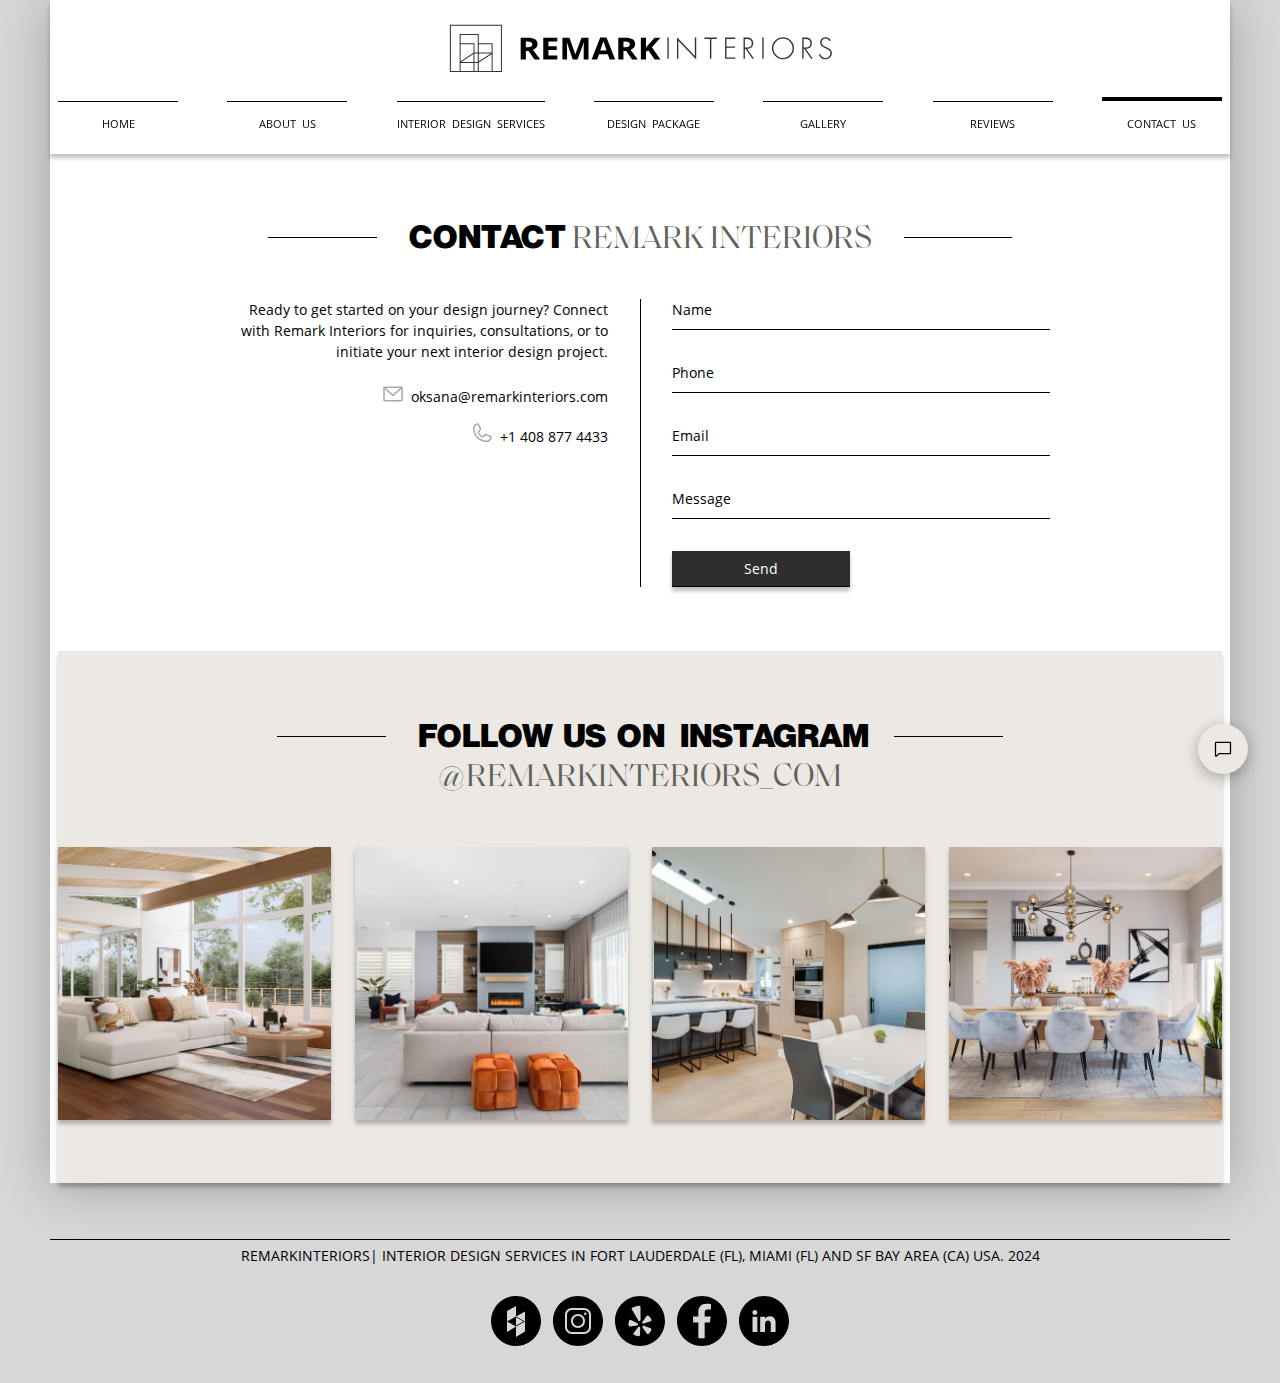
<file: contact.html>
<!DOCTYPE html>
<html lang="en">

<head>
    <meta charset="UTF-8">
    <meta name="viewport" content="width=device-width, initial-scale=1.0">
    <title>Contact us</title>
    <link rel="stylesheet" href="https://cdn.jsdelivr.net/npm/swiper@11/swiper-bundle.min.css" />
    <link rel="stylesheet" href="assets/css/style.css">
</head>

<body>
    <div class="wrapper">
        <header id="header" class="header">
            <div class="header__logo">
                <a href="index.html"><img src="assets/img/logo.svg" alt=""></a>
            </div>
            <nav class="header__nav">
                <div class="close">
                    <svg width="24" height="24" viewBox="0 0 24 24" fill="none" xmlns="http://www.w3.org/2000/svg">
                        <path d="M19.2807 18.2194C19.3504 18.2891 19.4056 18.3718 19.4433 18.4628C19.4811 18.5539 19.5005 18.6515 19.5005 18.75C19.5005 18.8485 19.4811 18.9461 19.4433 19.0372C19.4056 19.1282 19.3504 19.2109 19.2807 19.2806C19.211 19.3503 19.1283 19.4056 19.0372 19.4433C18.9462 19.481 18.8486 19.5004 18.7501 19.5004C18.6515 19.5004 18.5539 19.481 18.4629 19.4433C18.3718 19.4056 18.2891 19.3503 18.2194 19.2806L12.0001 13.0603L5.78068 19.2806C5.63995 19.4214 5.44907 19.5004 5.25005 19.5004C5.05103 19.5004 4.86016 19.4214 4.71943 19.2806C4.5787 19.1399 4.49963 18.949 4.49963 18.75C4.49963 18.551 4.5787 18.3601 4.71943 18.2194L10.9397 12L4.71943 5.78062C4.5787 5.63989 4.49963 5.44902 4.49963 5.25C4.49963 5.05097 4.5787 4.8601 4.71943 4.71937C4.86016 4.57864 5.05103 4.49958 5.25005 4.49958C5.44907 4.49958 5.63995 4.57864 5.78068 4.71937L12.0001 10.9397L18.2194 4.71937C18.3602 4.57864 18.551 4.49958 18.7501 4.49958C18.9491 4.49958 19.1399 4.57864 19.2807 4.71937C19.4214 4.8601 19.5005 5.05097 19.5005 5.25C19.5005 5.44902 19.4214 5.63989 19.2807 5.78062L13.0604 12L19.2807 18.2194Z" fill="black"/>
                    </svg>
                </div>
                <ul>
                    <li><a href="index.html">Home</a></li>
                    <li><a href="about.html">About&nbsp us</a></li>
                    <li><a href="sevices.html">Interior&nbsp design&nbsp services</a></li>
                    <li><a href="design.html">design&nbsp package</a></li>
                    <li><a href="gallery.html">gallery</a></li>
                    <li><a href="reviews.html">reviews</a></li>
                    <li class="active"><a href="contact.html">contact&nbsp us</a></li>
                </ul>
            </nav>
            <div class="header__phone">
                <a href="tel:">
                    <svg width="20" height="20" viewBox="0 0 20 20" fill="none" xmlns="http://www.w3.org/2000/svg">
                        <path d="M18.3881 13.1231C17.1643 13.1231 15.9625 12.932 14.8241 12.5553C14.2655 12.3652 13.5801 12.5397 13.2392 12.8889L10.991 14.5858C8.38437 13.1948 6.77834 11.5897 5.40568 9.00241L7.05307 6.81296C7.48122 6.38573 7.63467 5.76095 7.45091 5.17569C7.07237 4.03089 6.88035 2.82912 6.88035 1.60439C6.88035 0.720519 6.1609 0.000198364 5.27612 0.000198364H1.60468C0.71989 0.000198364 0.000488281 0.720519 0.000488281 1.60439C0.000488281 11.744 8.24933 19.9929 18.3881 19.9929C19.2729 19.9929 19.9923 19.2725 19.9923 18.3887V14.7273C19.9923 13.8426 19.2729 13.1231 18.3881 13.1231Z" fill="#221E1F"/>
                    </svg>
                </a>
            </div>
            <div class="header__menu">
                <svg width="26" height="18" viewBox="0 0 26 18" fill="none" xmlns="http://www.w3.org/2000/svg">
                    <path d="M1 1H25" stroke="black" stroke-linecap="round"/>
                    <path d="M1 9H25" stroke="black" stroke-linecap="round"/>
                    <path d="M1 17H25" stroke="black" stroke-linecap="round"/>
                    </svg>
            </div>
        </header>
        <main class="main">

            <section class="box-title contact ">
                <h2>Contact <span>Remark Interiors</span></h2>
                <div class="contact__wrapper">
                    <div class="contact__info">
                        <p>Ready to get started on your design journey? Connect with Remark Interiors for inquiries,
                            consultations, or to initiate your next interior design project.
                        </p>
                        <div class="contact__mail">
                            <svg width="20" height="16" viewBox="0 0 20 16" fill="none" xmlns="http://www.w3.org/2000/svg">
                                <path d="M19 0.5H1C0.801088 0.5 0.610322 0.579018 0.46967 0.71967C0.329018 0.860322 0.25 1.05109 0.25 1.25V14C0.25 14.3978 0.408035 14.7794 0.68934 15.0607C0.970644 15.342 1.35218 15.5 1.75 15.5H18.25C18.6478 15.5 19.0294 15.342 19.3107 15.0607C19.592 14.7794 19.75 14.3978 19.75 14V1.25C19.75 1.05109 19.671 0.860322 19.5303 0.71967C19.3897 0.579018 19.1989 0.5 19 0.5ZM17.0716 2L10 8.48281L2.92844 2H17.0716ZM18.25 14H1.75V2.95531L9.49281 10.0531C9.63118 10.1801 9.81217 10.2506 10 10.2506C10.1878 10.2506 10.3688 10.1801 10.5072 10.0531L18.25 2.95531V14Z" fill="#ACA8A2"/>
                            </svg>
                            <a href="mailto:">oksana@remarkinteriors.com</a>
                        </div>
                        <div class="contact__phone">
                            <svg width="19" height="19" viewBox="0 0 19 19" fill="none" xmlns="http://www.w3.org/2000/svg">
                                <path d="M17.8472 12.8554L13.4306 10.8764L13.4184 10.8707C13.1892 10.7727 12.939 10.7333 12.6907 10.7562C12.4424 10.7792 12.2037 10.8636 11.9963 11.002C11.9718 11.0181 11.9484 11.0357 11.9259 11.0545L9.64407 12.9998C8.19845 12.2976 6.70595 10.8164 6.00376 9.3895L7.95188 7.07294C7.97063 7.0495 7.98845 7.02606 8.00532 7.00075C8.14072 6.79384 8.22287 6.55667 8.24446 6.31035C8.26605 6.06402 8.22641 5.81618 8.12907 5.58887V5.57762L6.14438 1.15356C6.0157 0.856621 5.79444 0.609262 5.51362 0.448409C5.2328 0.287556 4.9075 0.221836 4.58626 0.26106C3.31592 0.428223 2.14986 1.05209 1.30588 2.01615C0.461903 2.98021 -0.00228837 4.21852 8.4831e-06 5.49981C8.4831e-06 12.9436 6.05626 18.9998 13.5 18.9998C14.7813 19.0021 16.0196 18.5379 16.9837 17.6939C17.9477 16.85 18.5716 15.6839 18.7388 14.4136C18.7781 14.0924 18.7125 13.7672 18.5518 13.4864C18.3911 13.2056 18.144 12.9843 17.8472 12.8554ZM13.5 17.4998C10.3185 17.4963 7.26825 16.2309 5.01856 13.9813C2.76888 11.7316 1.50348 8.68134 1.50001 5.49981C1.49648 4.58433 1.82631 3.69887 2.42789 3.00879C3.02947 2.3187 3.86167 1.87118 4.76907 1.74981C4.7687 1.75355 4.7687 1.75732 4.76907 1.76106L6.73782 6.16731L4.80001 8.48669C4.78034 8.50932 4.76247 8.53345 4.74657 8.55887C4.60549 8.77536 4.52273 9.02462 4.5063 9.28249C4.48988 9.54037 4.54035 9.79811 4.65282 10.0307C5.5022 11.7679 7.25251 13.5051 9.00845 14.3536C9.24279 14.465 9.50203 14.5137 9.76083 14.495C10.0196 14.4762 10.2692 14.3907 10.485 14.2467C10.5091 14.2305 10.5322 14.2129 10.5544 14.1942L12.8334 12.2498L17.2397 14.2232C17.2397 14.2232 17.2472 14.2232 17.25 14.2232C17.1301 15.1319 16.6833 15.9658 15.9931 16.5689C15.3028 17.172 14.4166 17.5029 13.5 17.4998Z" fill="#ACA8A2"/>
                            </svg>
                            <a href="tel:">+1 408 877 4433</a>
                        </div>
                    </div>
                    <div class="contact__form">
                        <form action="#">
                            <p><input type="text" placeholder="Name"><br>
                            <input type="text" placeholder="Phone"><br>
                            <input type="text" placeholder="Email"><br>
                            <input type="text" placeholder="Message"></p>
                            
                            <input type="submit" placeholder="Send" value="Send">
                        </form>
                    </div>
                </div>
            </section>
            <section class="box-title instagram">
                <div class="instagram__title--desktop">
                    <h2>follow&nbsp&nbspus&nbsp&nbspon&nbsp&nbsp&nbspinstagram <span>@remarkinteriors_com</span></h2>
                </div>
                <div class="instagram__title--mobil">
                    <h2>follow&nbsp&nbspus<br>on&nbsp&nbspinstagram<br><span>@remarkinteriors_com</span></h2>
                </div>
                
                <div class="instagram__wrapper">
                    <img src="assets/img/insta/insta-1.jpg" alt="">
                    <img src="assets/img/insta/insta-2.jpg" alt="">
                    <img src="assets/img/insta/insta-3.jpg" alt="">
                    <img src="assets/img/insta/insta-4.jpg" alt="">
                </div>
            </section>
        </main>
        <footer id="footer" class="footer">
            <div class="footer__wrapper">
                <div class="footer__wrapper--info">
                    REMARKINTERIORS| INTERIOR DESIGN SERVICES IN fort Lauderdale (FL), miami (fl) AND SF BAY AREA (CA)
                    USA. 2024
                </div>
                <div class="footer__wrapper--social">
                    <ul>
                        <li><a href="#"><img src="assets/img/icons/wix.svg" alt="wix"></a></li>
                        <li><a href="#"><img src="assets/img/icons/insta.svg" alt="instagram"></a></li>
                        <li><a href="#"><img src="assets/img/icons/yelp.svg" alt="yelp"></a></li>
                        <li><a href="#"><img src="assets/img/icons/facebook.svg" alt="facebook"></a></li>
                        <li><a href="#"><img src="assets/img/icons/linkedin.svg" alt="linkedin"></a></li>
                    </ul>
                </div>
            </div>

            <div class="scroll-top">
                <svg width="40" height="22" viewBox="0 0 40 22" fill="none" xmlns="http://www.w3.org/2000/svg">
                    <path d="M39 20.5L20 1.5L1 20.5" stroke="black" stroke-width="2" stroke-linecap="round"
                        stroke-linejoin="round" />
                </svg>
            </div>
            <a class="chat">
                <svg width="18" height="16" viewBox="0 0 18 16" fill="none" xmlns="http://www.w3.org/2000/svg">
                    <path d="M15.875 0.75H2.12502C1.7935 0.75 1.47556 0.881696 1.24114 1.11612C1.00672 1.35054 0.875023 1.66848 0.875023 2V14.5C0.873581 14.7384 0.941012 14.9721 1.06921 15.173C1.19741 15.374 1.38092 15.5336 1.59768 15.6328C1.76286 15.7097 1.94281 15.7497 2.12502 15.75C2.41846 15.7493 2.70217 15.6447 2.9258 15.4547C2.92953 15.4523 2.93294 15.4494 2.93596 15.4461L5.44534 13.25H15.875C16.2065 13.25 16.5245 13.1183 16.7589 12.8839C16.9933 12.6495 17.125 12.3315 17.125 12V2C17.125 1.66848 16.9933 1.35054 16.7589 1.11612C16.5245 0.881696 16.2065 0.75 15.875 0.75ZM15.875 12H5.44534C5.15098 11.9999 4.86601 12.1036 4.64065 12.293L4.63127 12.3016L2.12502 14.5V2H15.875V12Z" fill="black"/>
                    </svg>
            </a>
        </footer>
        <script src="https://cdn.jsdelivr.net/npm/swiper@11/swiper-bundle.min.js"></script>
        <script src="assets/js/main.js"></script>
    </div>

</body>

</html>
</file>
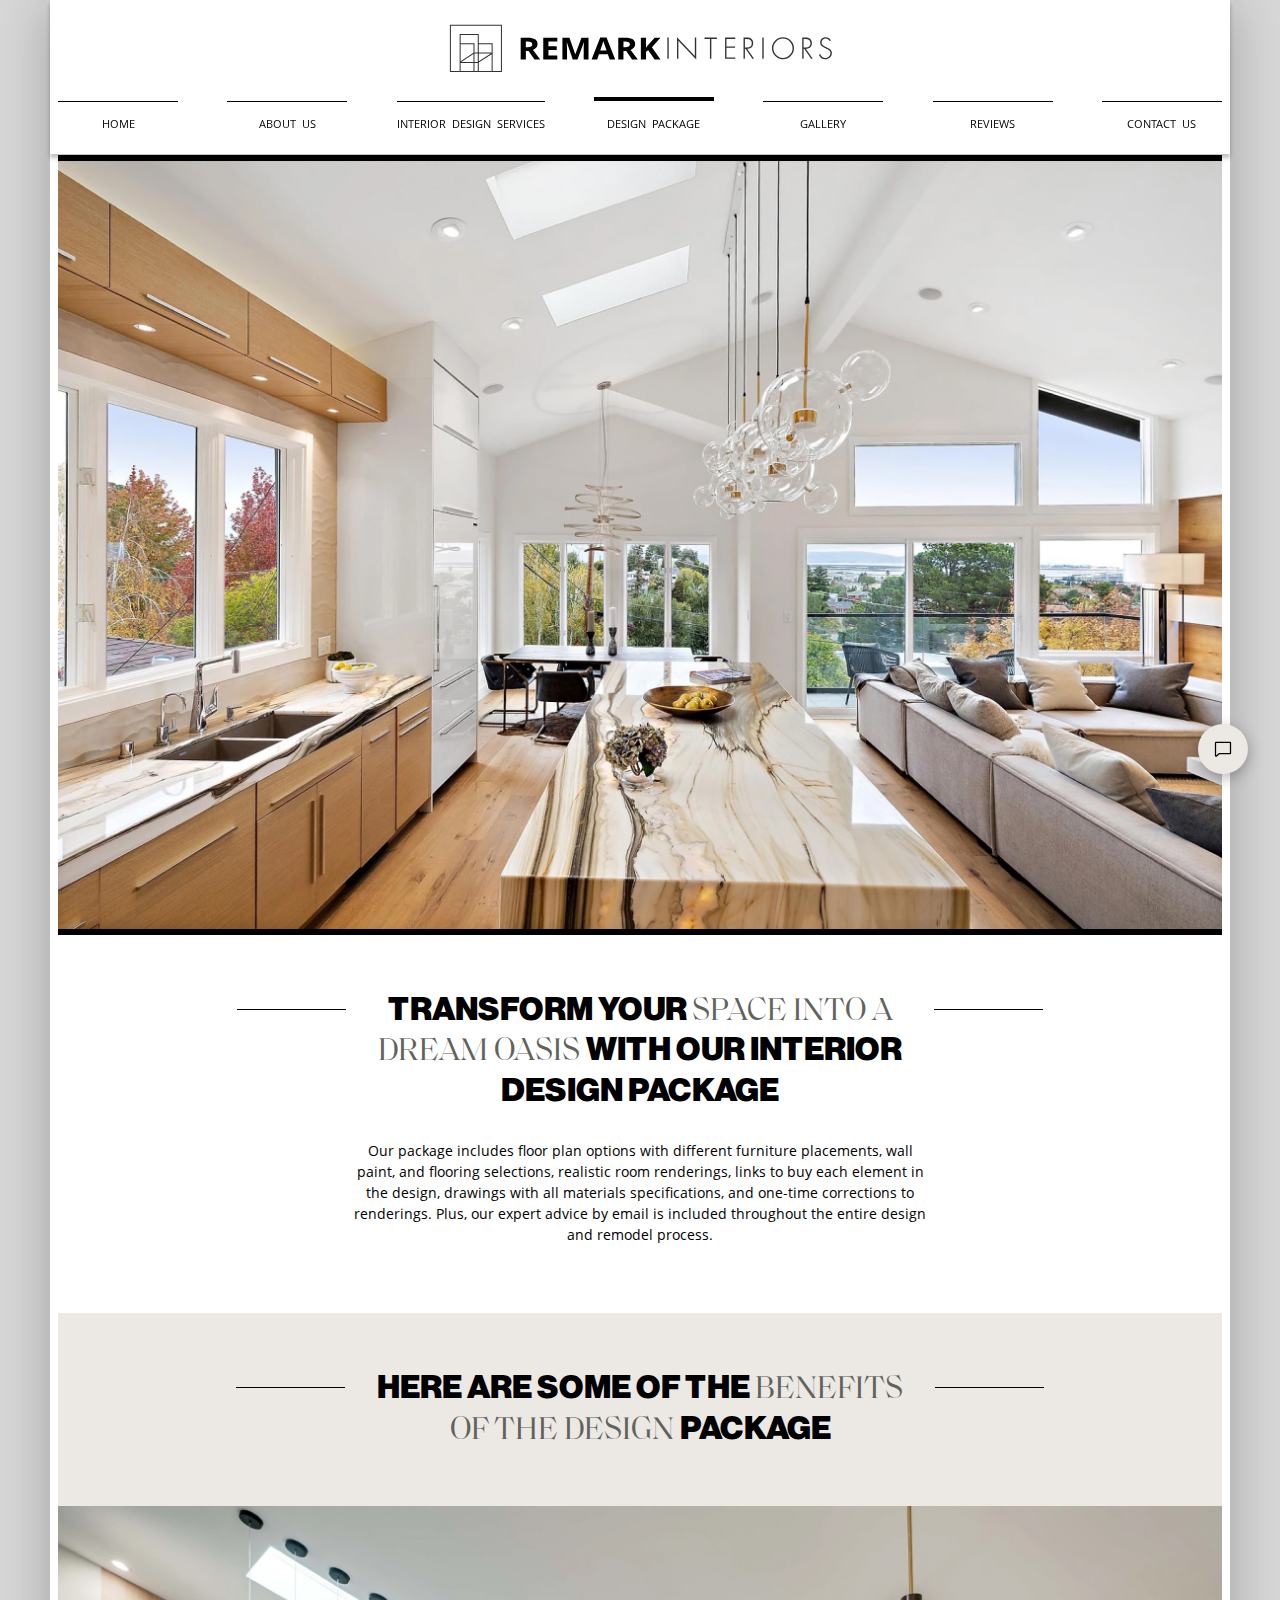
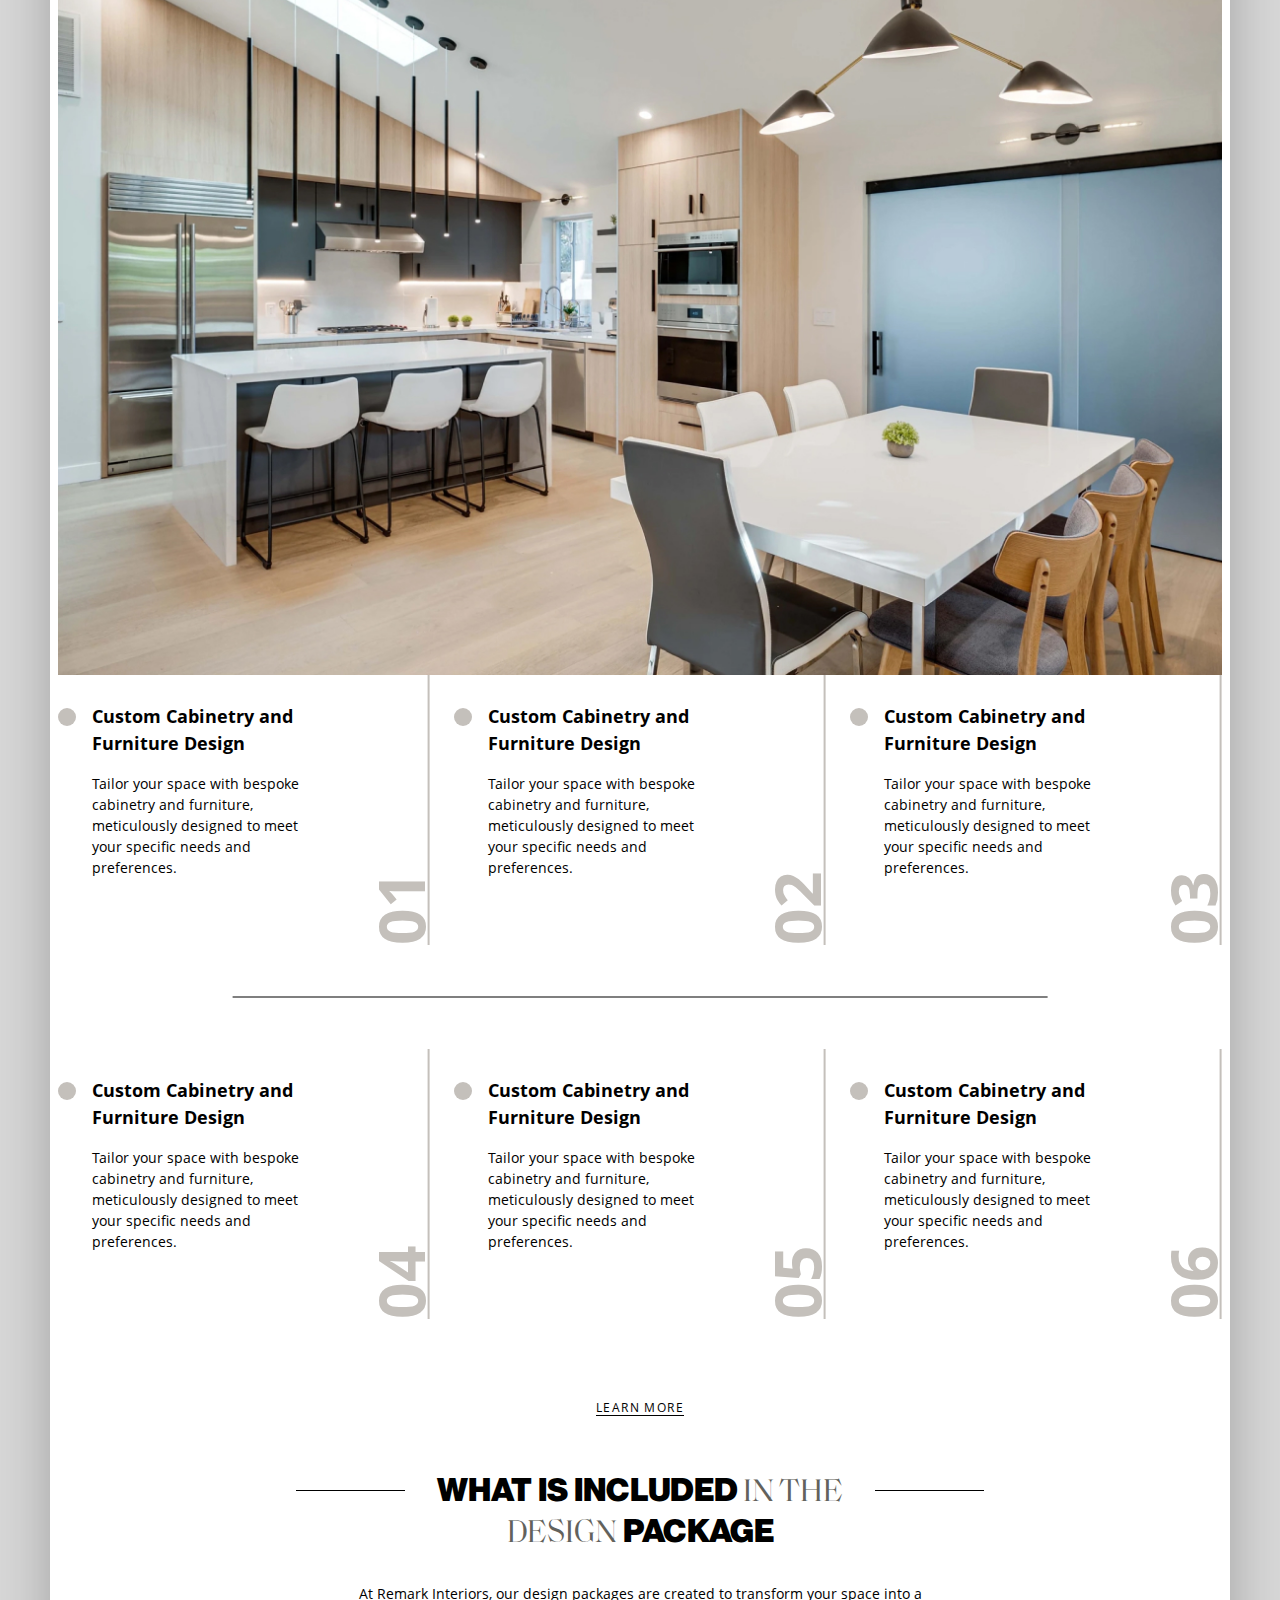
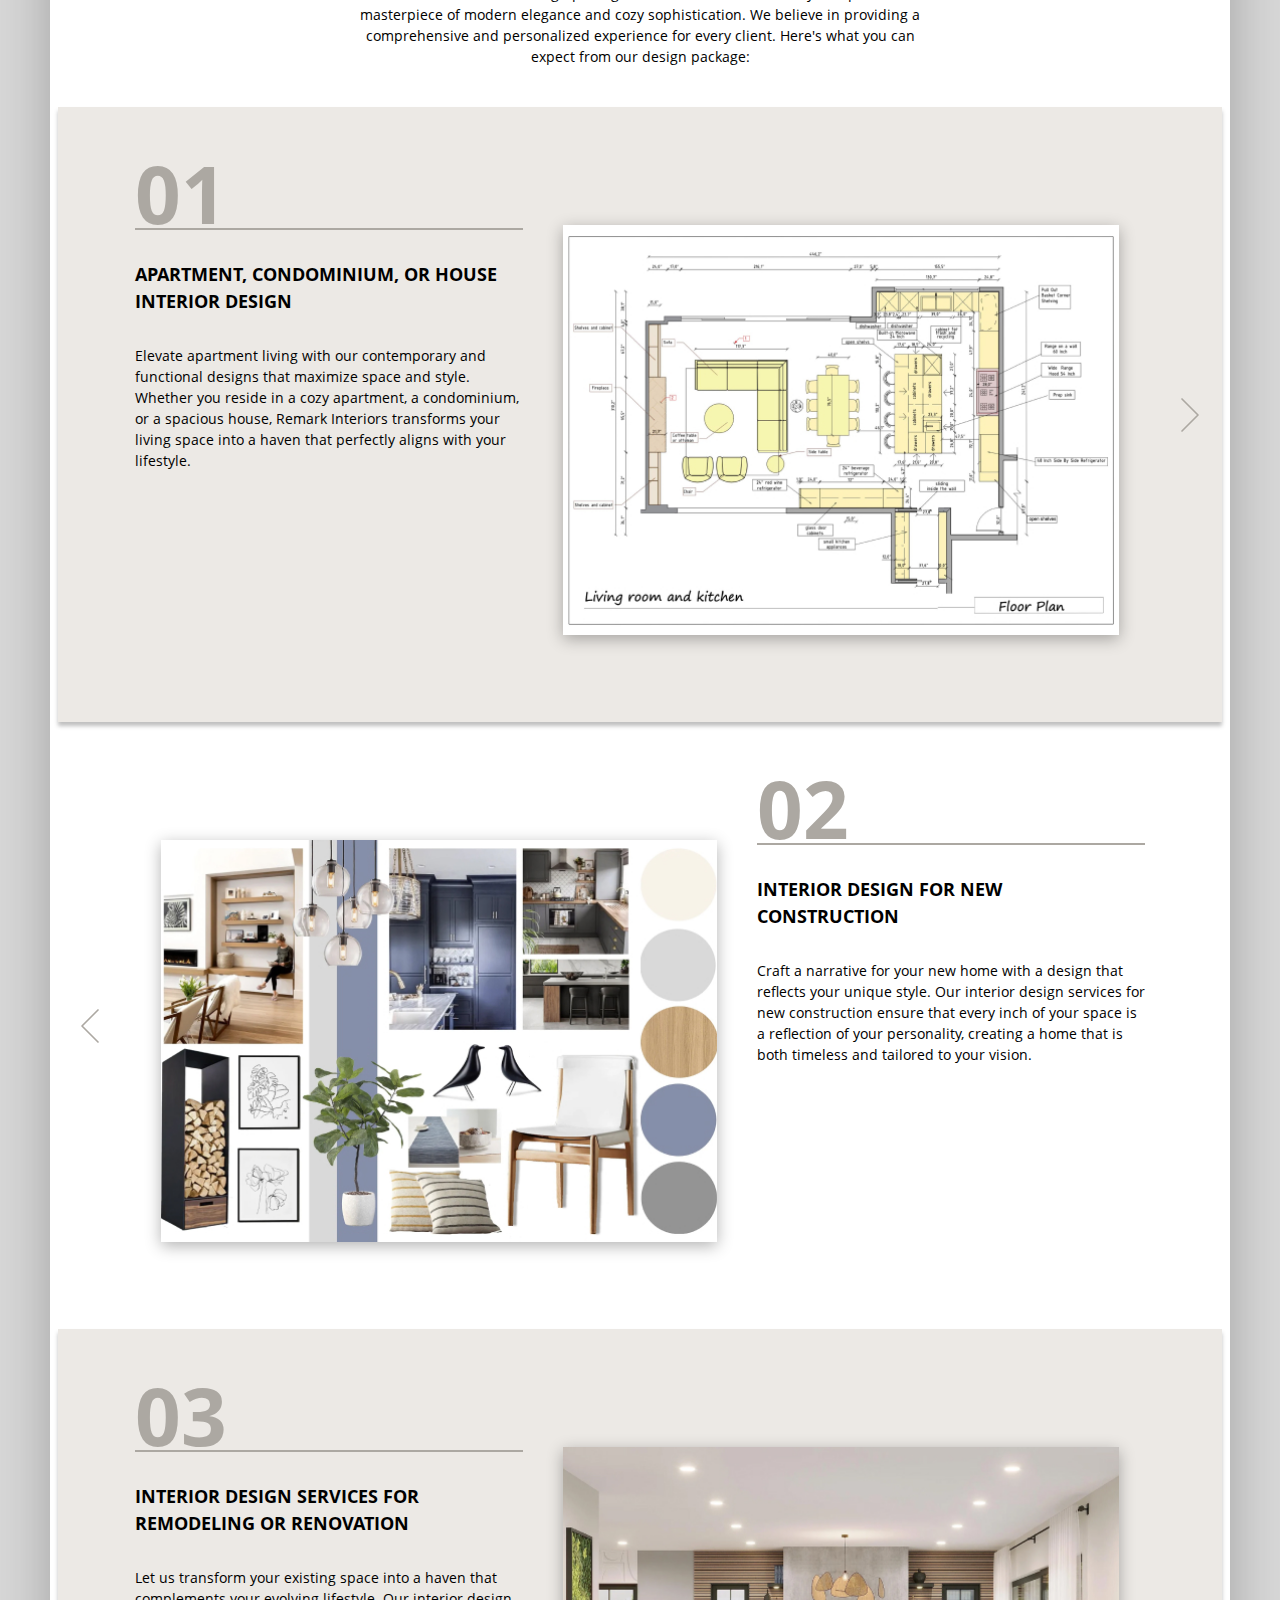
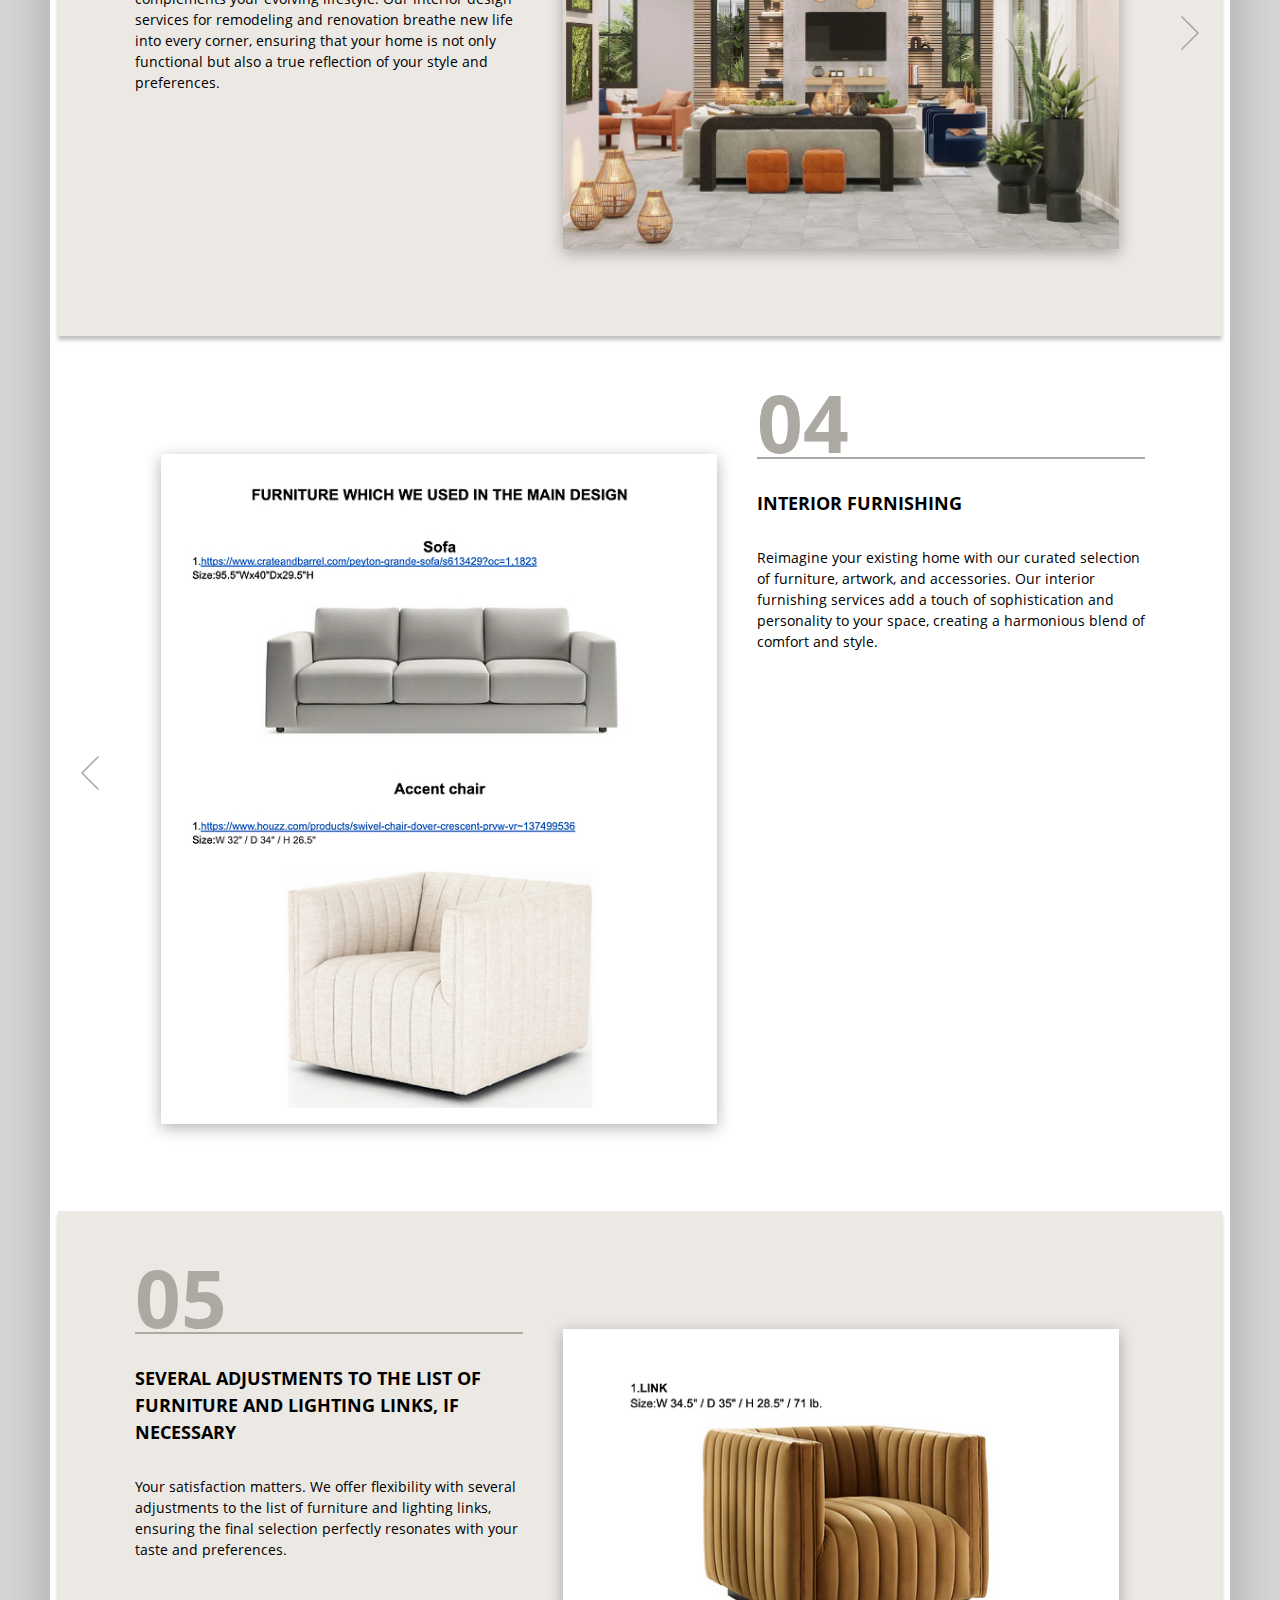
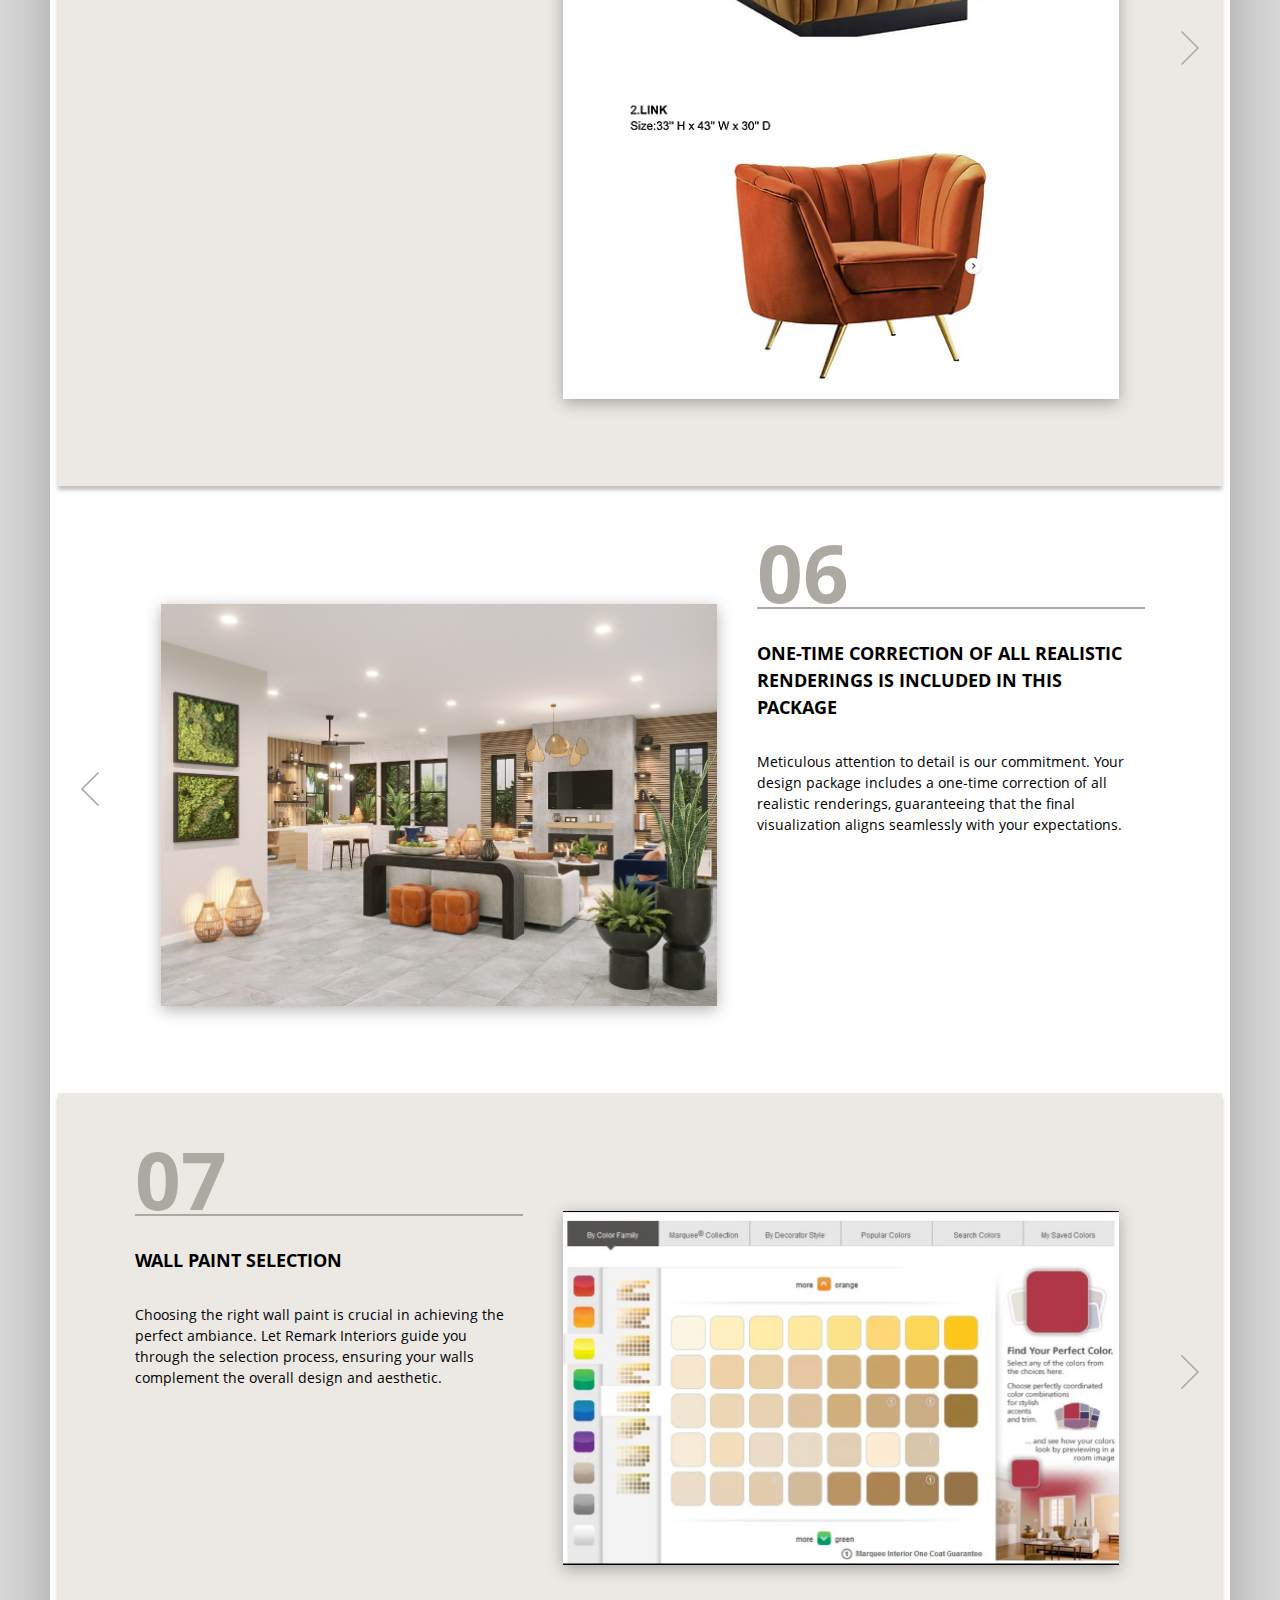
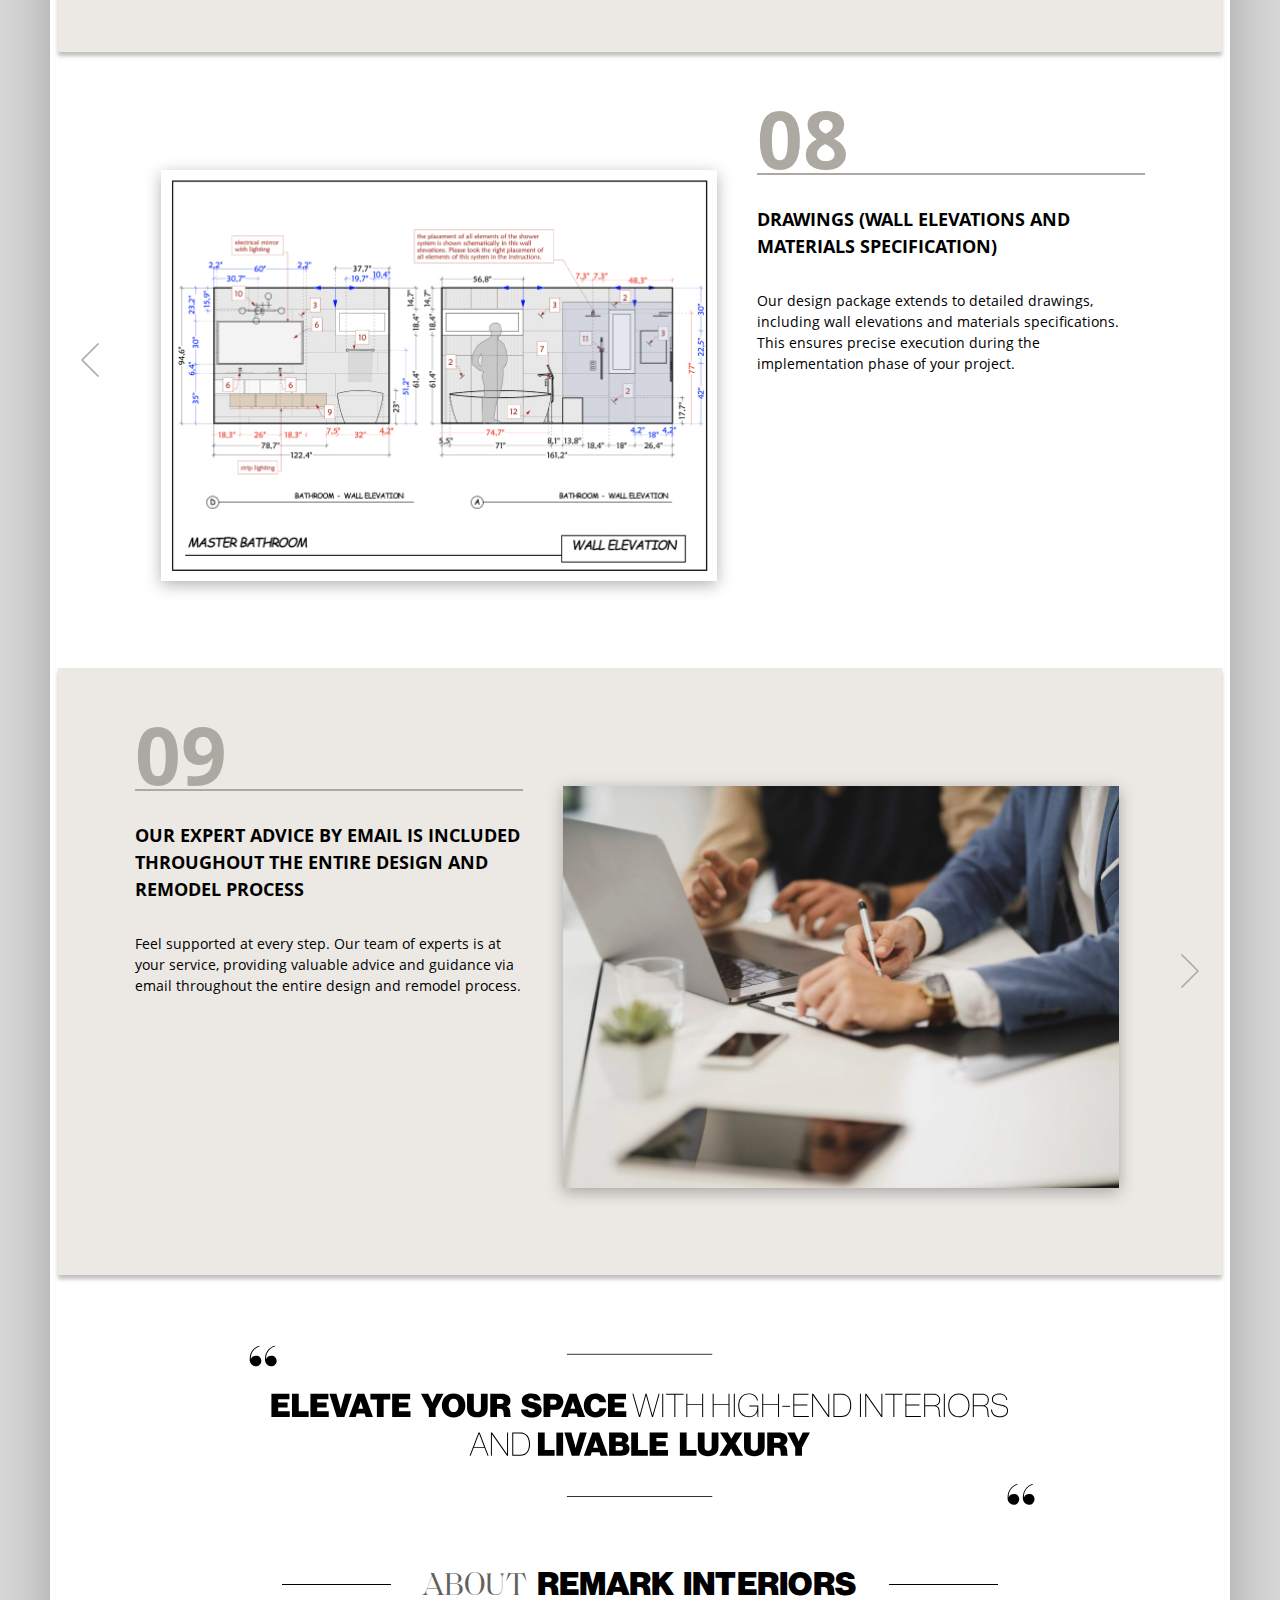
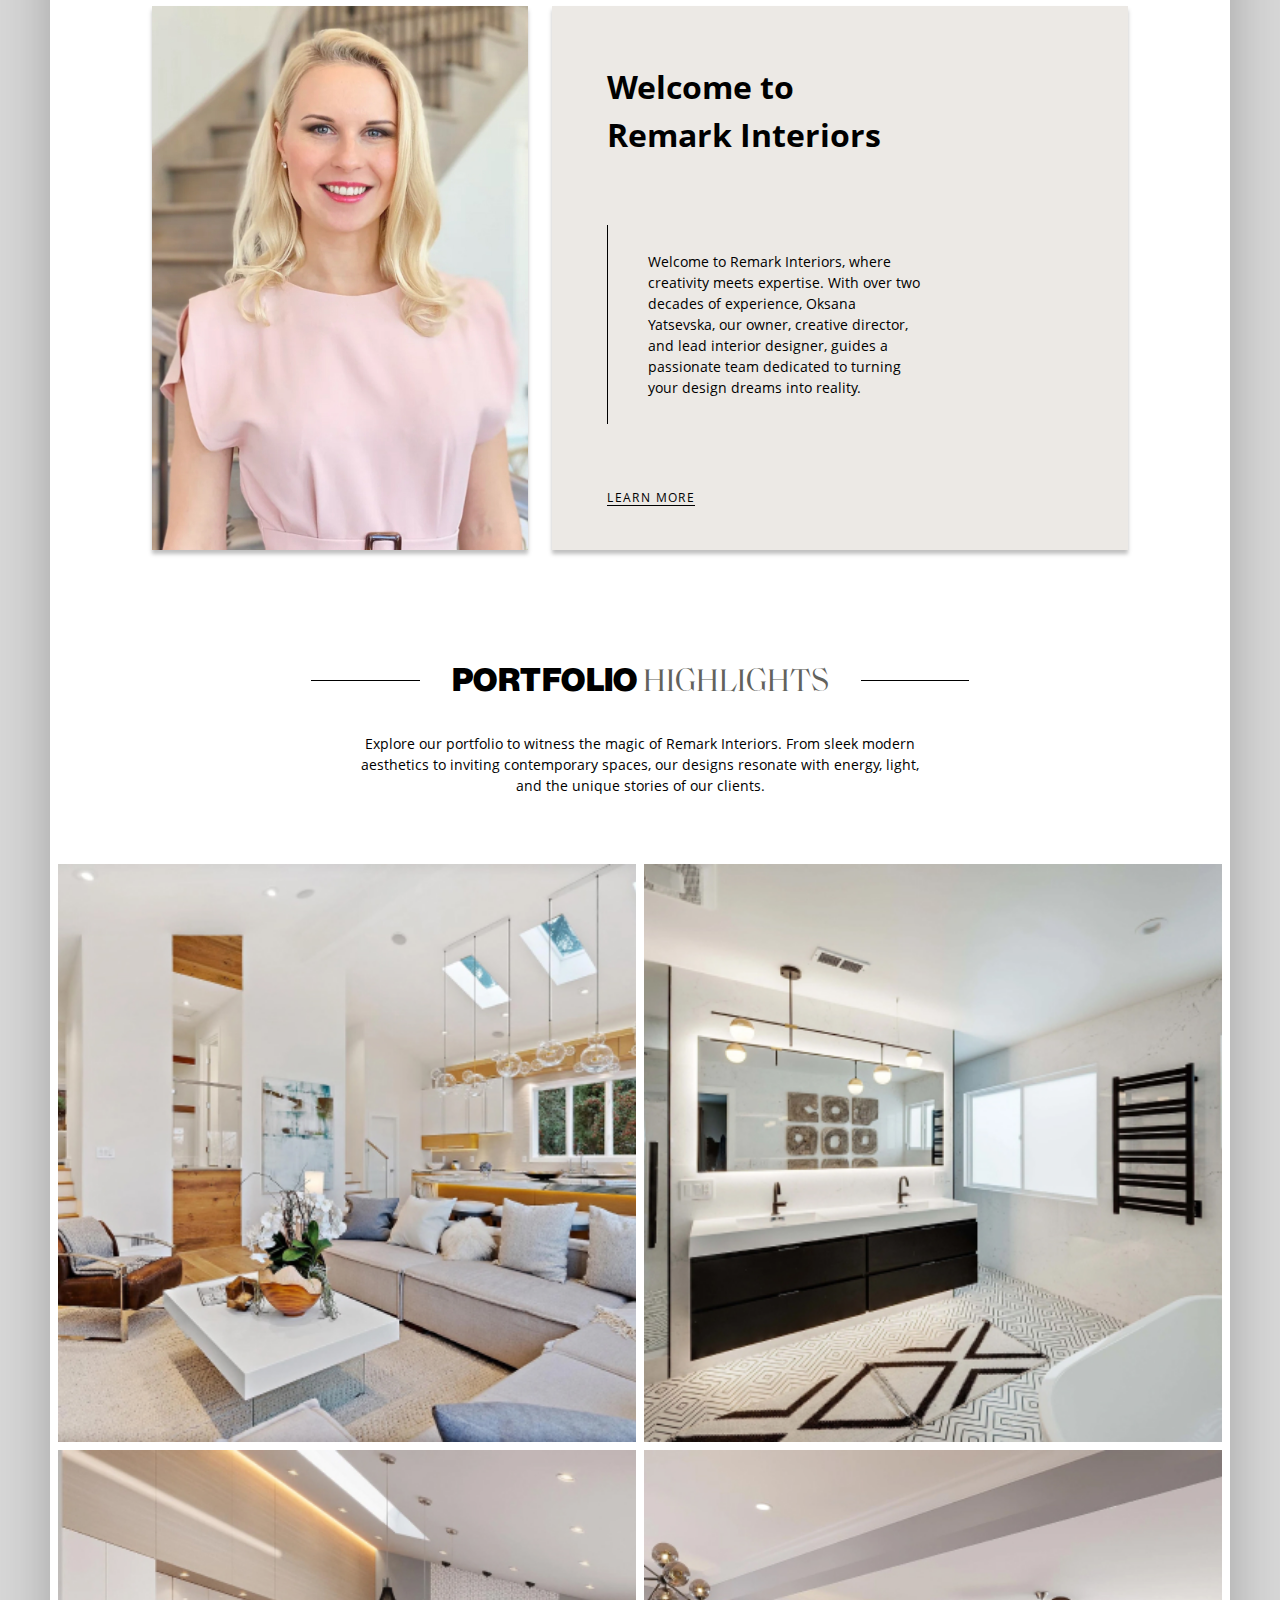
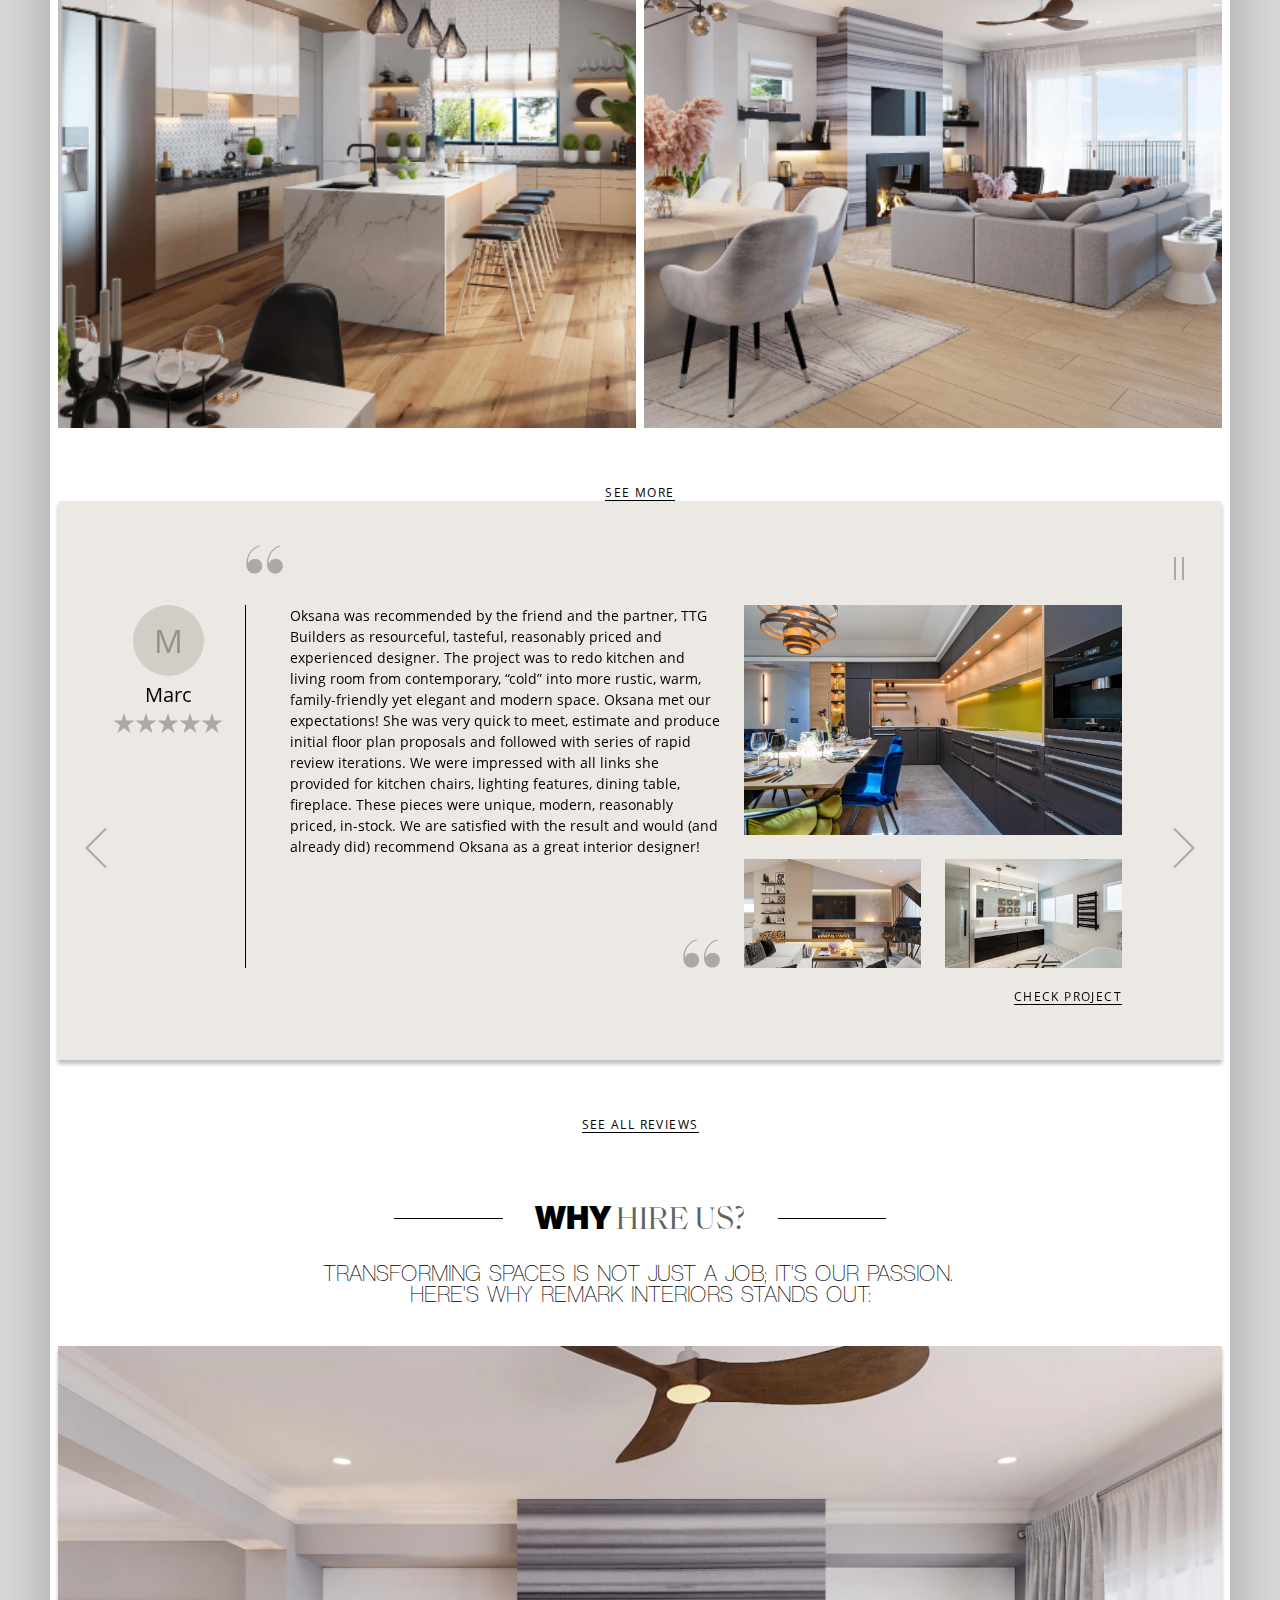
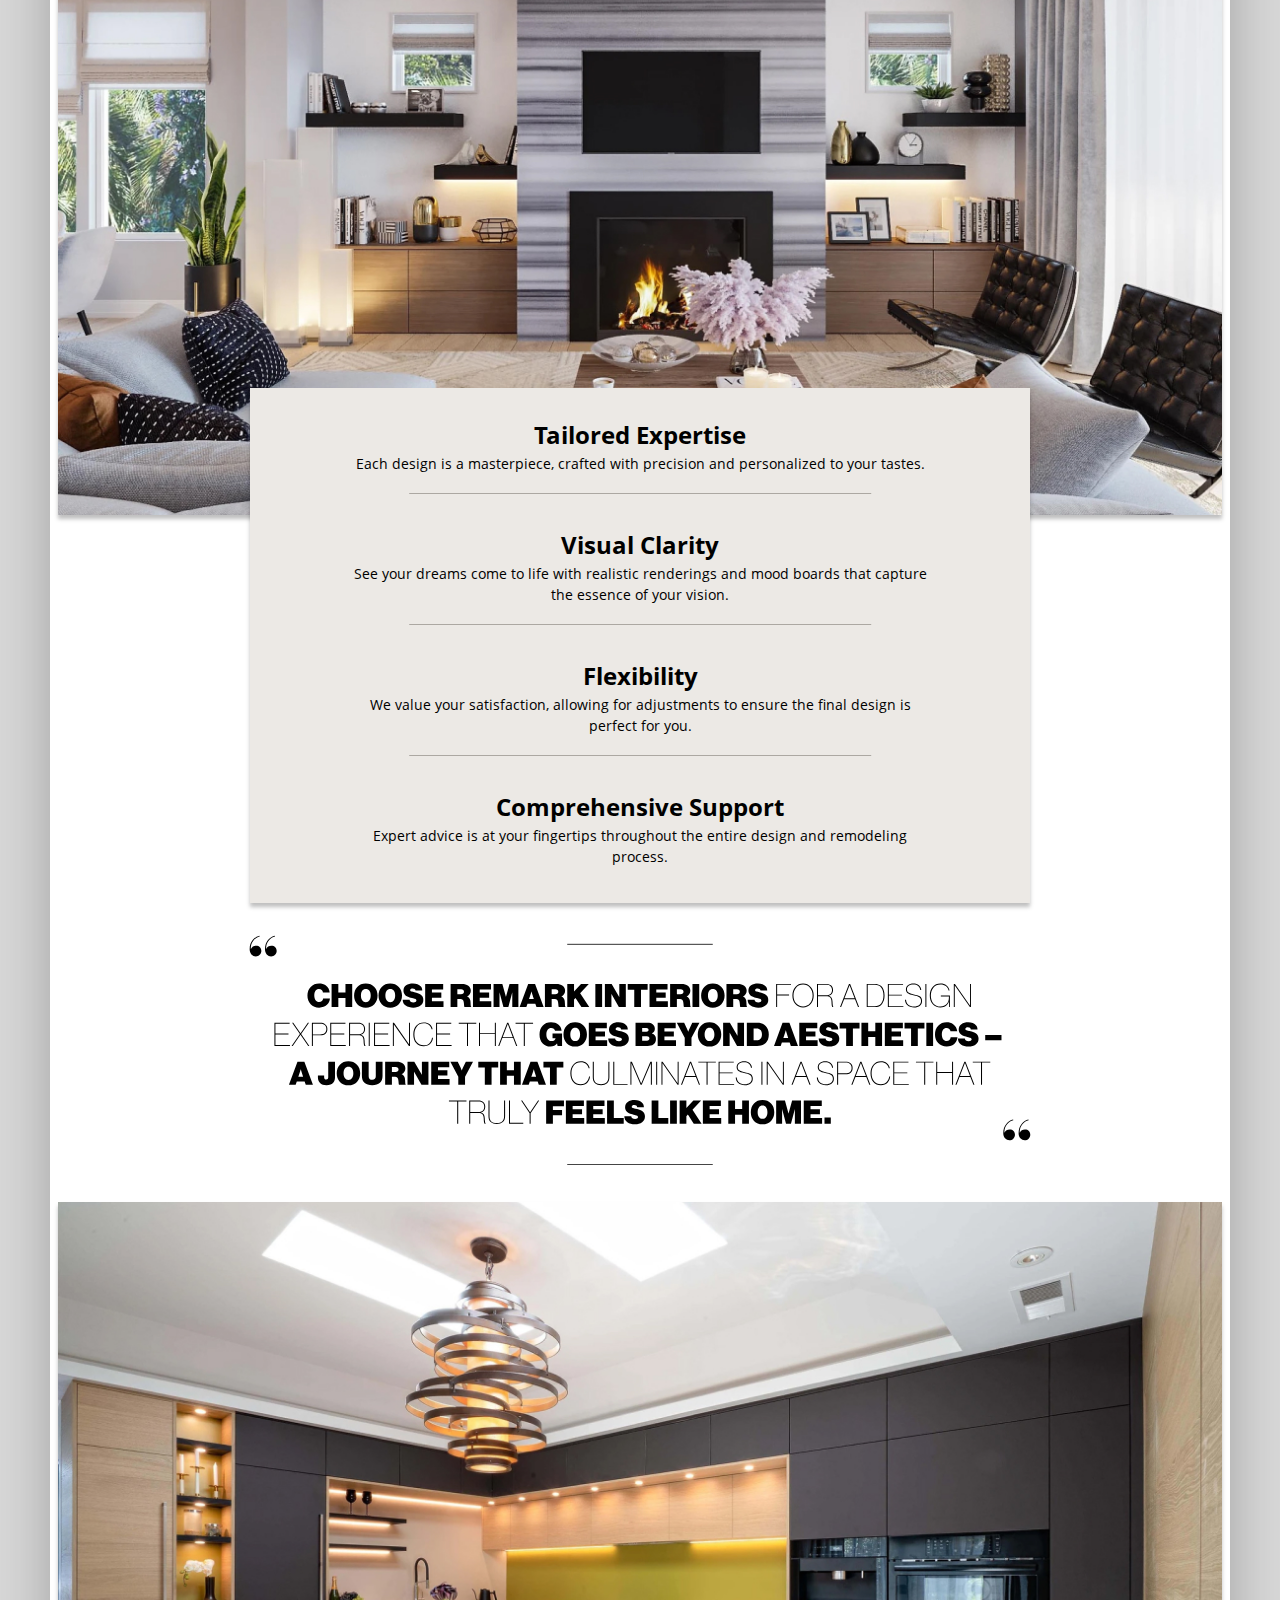
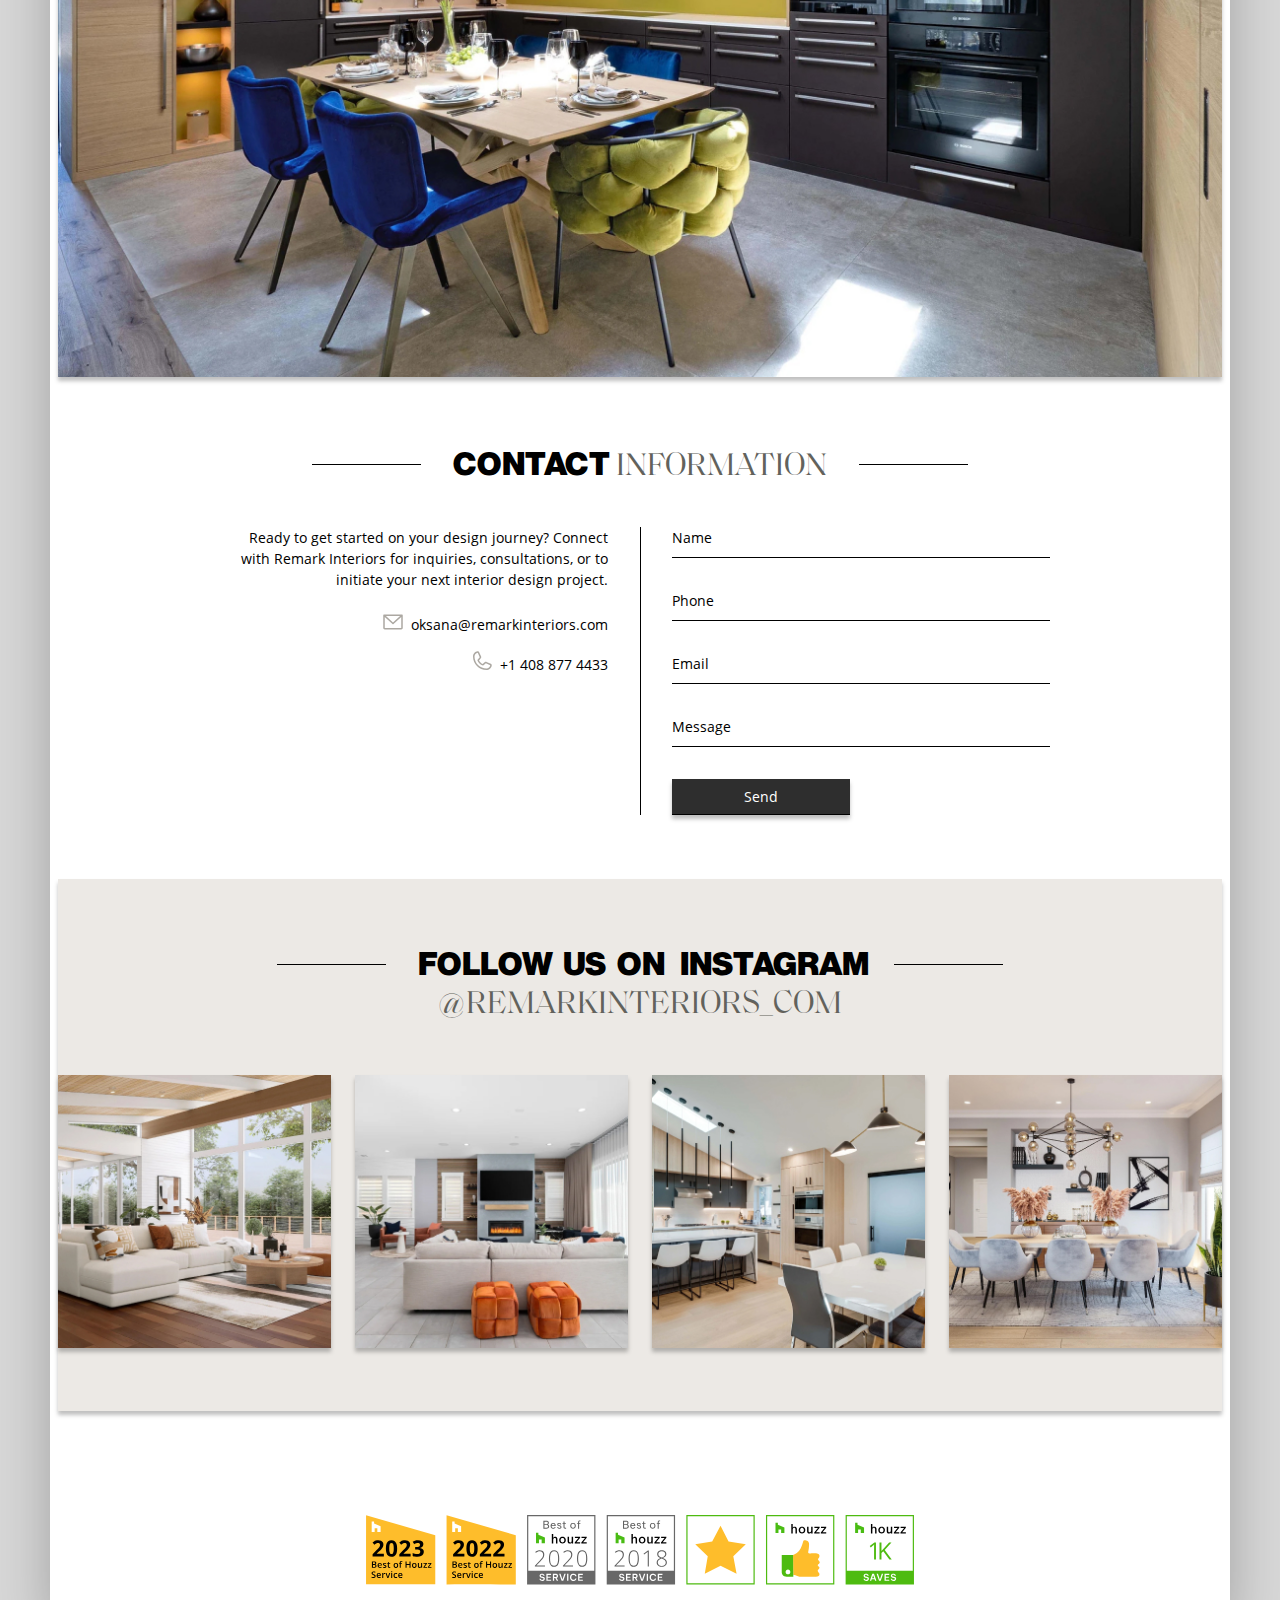
<file: design.html>
<!DOCTYPE html>
<html lang="en">

<head>
    <meta charset="UTF-8">
    <meta name="viewport" content="width=device-width, initial-scale=1.0">
    <title>Design package</title>
    <link rel="stylesheet" href="https://cdn.jsdelivr.net/npm/swiper@11/swiper-bundle.min.css" />
    <link rel="stylesheet" href="assets/css/style.css">
</head>

<body>
    <div class="wrapper">
        <header id="header" class="header">
            <div class="header__logo">
                <a href="index.html"><img src="assets/img/logo.svg" alt=""></a>
            </div>
            <nav class="header__nav">
                <div class="close">
                    <svg width="24" height="24" viewBox="0 0 24 24" fill="none" xmlns="http://www.w3.org/2000/svg">
                        <path d="M19.2807 18.2194C19.3504 18.2891 19.4056 18.3718 19.4433 18.4628C19.4811 18.5539 19.5005 18.6515 19.5005 18.75C19.5005 18.8485 19.4811 18.9461 19.4433 19.0372C19.4056 19.1282 19.3504 19.2109 19.2807 19.2806C19.211 19.3503 19.1283 19.4056 19.0372 19.4433C18.9462 19.481 18.8486 19.5004 18.7501 19.5004C18.6515 19.5004 18.5539 19.481 18.4629 19.4433C18.3718 19.4056 18.2891 19.3503 18.2194 19.2806L12.0001 13.0603L5.78068 19.2806C5.63995 19.4214 5.44907 19.5004 5.25005 19.5004C5.05103 19.5004 4.86016 19.4214 4.71943 19.2806C4.5787 19.1399 4.49963 18.949 4.49963 18.75C4.49963 18.551 4.5787 18.3601 4.71943 18.2194L10.9397 12L4.71943 5.78062C4.5787 5.63989 4.49963 5.44902 4.49963 5.25C4.49963 5.05097 4.5787 4.8601 4.71943 4.71937C4.86016 4.57864 5.05103 4.49958 5.25005 4.49958C5.44907 4.49958 5.63995 4.57864 5.78068 4.71937L12.0001 10.9397L18.2194 4.71937C18.3602 4.57864 18.551 4.49958 18.7501 4.49958C18.9491 4.49958 19.1399 4.57864 19.2807 4.71937C19.4214 4.8601 19.5005 5.05097 19.5005 5.25C19.5005 5.44902 19.4214 5.63989 19.2807 5.78062L13.0604 12L19.2807 18.2194Z" fill="black"/>
                    </svg>
                </div>
                <ul>
                    <li><a href="index.html">Home</a></li>
                    <li><a href="about.html">About&nbsp us</a></li>
                    <li><a href="sevices.html">Interior&nbsp design&nbsp services</a></li>
                    <li class="active"><a href="design.html">design&nbsp package</a></li>
                    <li><a href="gallery.html">gallery</a></li>
                    <li><a href="reviews.html">reviews</a></li>
                    <li><a href="contact.html">contact&nbsp us</a></li>
                </ul>
            </nav>
            <div class="header__phone">
                <a href="tel:">
                    <svg width="20" height="20" viewBox="0 0 20 20" fill="none" xmlns="http://www.w3.org/2000/svg">
                        <path
                            d="M18.3881 13.1231C17.1643 13.1231 15.9625 12.932 14.8241 12.5553C14.2655 12.3652 13.5801 12.5397 13.2392 12.8889L10.991 14.5858C8.38437 13.1948 6.77834 11.5897 5.40568 9.00241L7.05307 6.81296C7.48122 6.38573 7.63467 5.76095 7.45091 5.17569C7.07237 4.03089 6.88035 2.82912 6.88035 1.60439C6.88035 0.720519 6.1609 0.000198364 5.27612 0.000198364H1.60468C0.71989 0.000198364 0.000488281 0.720519 0.000488281 1.60439C0.000488281 11.744 8.24933 19.9929 18.3881 19.9929C19.2729 19.9929 19.9923 19.2725 19.9923 18.3887V14.7273C19.9923 13.8426 19.2729 13.1231 18.3881 13.1231Z"
                            fill="#221E1F" />
                    </svg>
                </a>
            </div>
            <div class="header__menu">
                <svg width="26" height="18" viewBox="0 0 26 18" fill="none" xmlns="http://www.w3.org/2000/svg">
                    <path d="M1 1H25" stroke="black" stroke-linecap="round" />
                    <path d="M1 9H25" stroke="black" stroke-linecap="round" />
                    <path d="M1 17H25" stroke="black" stroke-linecap="round" />
                </svg>
            </div>
        </header>
        <main class="main">
            <div id="design-top" class="design">
                <div class="top__wrapper">
                    <img src="assets/img/design-page.jpg" alt="">
                </div>
            </div>
            <section class="box-title design__title">
                <div class="design__title--desktop">
                    <h2>Transform Your <span>Space Into a <br>Dream Oasis </span>With Our Interior <br>Design Package</h2>
                </div>
                <div class="design__title--mobil">
                    <h2>Transform Your <span>Space<br>Into a Dream</span> Oasis With<br>Our Interior <span>Design</span><br>Package</h2>
                </div>
 
                <p>Our package includes floor plan options with different furniture placements, wall paint, and flooring
                    selections, realistic room renderings, links to buy each element in the design, drawings with all
                    materials specifications, and one-time corrections to renderings. Plus, our expert advice by email
                    is included throughout the entire design and remodel process.</p>
            </section>
            <section class="box-title design-benefits">
                <div class="design-benefits__title">
                    <div class="design-benefits__title--desctop">
                        <h2>Here are some of the <span>benefits <br>of the design </span>package</h2>
                    </div>
                    <div class="design-benefits__title--mobil">
                        <h2>Here are <span>some of<br>the benefits </span>of the<br>design <span>package</span></h2>
                    </div>

                </div>
                
                <img src="assets/img/design-benefits.jpg" alt="">
                <div class="add-services__wrapper services__wrapper">
                    <div class="add-services__item">
                        <div class="services__item--info">
                            <div class="services__item--title">
                                Custom Cabinetry and Furniture Design
                            </div>
                            <div class="services__item--text">
                                Tailor your space with bespoke cabinetry and furniture, meticulously designed to meet
                                your specific needs and preferences.
                            </div>
                        </div>
                        <div class="services__item--count">
                            01
                        </div>
                    </div>
                    <div class="add-services__item">
                        <div class="services__item--info">
                            <div class="services__item--title">
                                Custom Cabinetry and Furniture Design
                            </div>
                            <div class="services__item--text">
                                Tailor your space with bespoke cabinetry and furniture, meticulously designed to meet
                                your specific needs and preferences.
                            </div>
                        </div>
                        <div class="services__item--count">
                            02
                        </div>
                    </div>
                    <div class="add-services__item">
                        <div class="services__item--info">
                            <div class="services__item--title">
                                Custom Cabinetry and Furniture Design
                            </div>
                            <div class="services__item--text">
                                Tailor your space with bespoke cabinetry and furniture, meticulously designed to meet
                                your specific needs and preferences.
                            </div>
                        </div>
                        <div class="services__item--count">
                            03
                        </div>
                    </div>
                    <div class="add-services__item">
                        <div class="services__item--info">
                            <div class="services__item--title">
                                Custom Cabinetry and Furniture Design
                            </div>
                            <div class="services__item--text">
                                Tailor your space with bespoke cabinetry and furniture, meticulously designed to meet
                                your specific needs and preferences.
                            </div>
                        </div>
                        <div class="services__item--count">
                            04
                        </div>
                    </div>
                    <div class="add-services__item">
                        <div class="services__item--info">
                            <div class="services__item--title">
                                Custom Cabinetry and Furniture Design
                            </div>
                            <div class="services__item--text">
                                Tailor your space with bespoke cabinetry and furniture, meticulously designed to meet
                                your specific needs and preferences.
                            </div>
                        </div>
                        <div class="services__item--count">
                            05
                        </div>
                    </div>
                    <div class="add-services__item">
                        <div class="services__item--info">
                            <div class="services__item--title">
                                Custom Cabinetry and Furniture Design
                            </div>
                            <div class="services__item--text">
                                Tailor your space with bespoke cabinetry and furniture, meticulously designed to meet
                                your specific needs and preferences.
                            </div>
                        </div>
                        <div class="services__item--count">
                            06
                        </div>
                    </div>
                </div>
                <div class="about__info--link">
                    <a href="#">learn more</a>
                </div>
            </section>
            <section class="box-title design-included">
                <h2>What is included <span>in the <br>Design </span>Package</h2>
                <p>At Remark Interiors, our design packages are created to transform your space into a masterpiece of
                    modern elegance and cozy sophistication. We believe in providing a comprehensive and personalized
                    experience for every client. Here's what you can expect from our design package:
                </p>
                <div class="services-wrapper">
                    <div class="services-item shadow">
                        <div class="design-item__slider--btns">
                            <svg class="design-item__slider--prev" width="76" height="76" viewBox="0 0 76 76"
                                fill="none" xmlns="http://www.w3.org/2000/svg">
                                <path d="M47.5 19L28.5 38L47.5 57" stroke="#ACA8A2" stroke-width="2"
                                    stroke-linecap="round" stroke-linejoin="round" />
                            </svg>
                            <svg class="design-item__slider--next" width="76" height="76" viewBox="0 0 76 76"
                                fill="none" xmlns="http://www.w3.org/2000/svg">
                                <path d="M28.5 57L47.5 38L28.5 19" stroke="#ACA8A2" stroke-width="2"
                                    stroke-linecap="round" stroke-linejoin="round" />
                            </svg>
                        </div>
                        <div class="services-item__info">
                            <div class="services-item__count">
                                01
                            </div>
                            <div class="services-item__title">
                                Apartment, Condominium, or House Interior Design
                            </div>
                            <p>
                                Elevate apartment living with our contemporary and functional designs that maximize
                                space
                                and style. Whether you reside in a cozy apartment, a condominium, or a spacious house,
                                Remark Interiors transforms your living space into a haven that perfectly aligns with
                                your
                                lifestyle.
                            </p>
                        </div>
                        <div class="services-item__img">
                            <img src="assets/img/included/included-1.jpg" alt="">
                        </div>
                    </div>
                    <div class="services-item shadow">
                        <div class="design-item__slider--btns">
                            <svg class="design-item__slider--prev" width="76" height="76" viewBox="0 0 76 76"
                                fill="none" xmlns="http://www.w3.org/2000/svg">
                                <path d="M47.5 19L28.5 38L47.5 57" stroke="#ACA8A2" stroke-width="2"
                                    stroke-linecap="round" stroke-linejoin="round" />
                            </svg>
                            <svg class="design-item__slider--next" width="76" height="76" viewBox="0 0 76 76"
                                fill="none" xmlns="http://www.w3.org/2000/svg">
                                <path d="M28.5 57L47.5 38L28.5 19" stroke="#ACA8A2" stroke-width="2"
                                    stroke-linecap="round" stroke-linejoin="round" />
                            </svg>
                        </div>
                        <div class="services-item__info">
                            <div class="services-item__count">
                                02
                            </div>
                            <div class="services-item__title">
                                Interior Design for New Construction
                            </div>
                            <p>
                                Craft a narrative for your new home with a design that reflects your unique style. Our
                                interior design services for new construction ensure that every inch of your space is a
                                reflection of your personality, creating a home that is both timeless and tailored to
                                your
                                vision.
                            </p>
                        </div>
                        <div class="services-item__img">
                            <img src="assets/img/included/included-2.jpg" alt="">
                        </div>
                    </div>
                    <div class="services-item shadow">
                        <div class="design-item__slider--btns">
                            <svg class="design-item__slider--prev" width="76" height="76" viewBox="0 0 76 76"
                                fill="none" xmlns="http://www.w3.org/2000/svg">
                                <path d="M47.5 19L28.5 38L47.5 57" stroke="#ACA8A2" stroke-width="2"
                                    stroke-linecap="round" stroke-linejoin="round" />
                            </svg>
                            <svg class="design-item__slider--next" width="76" height="76" viewBox="0 0 76 76"
                                fill="none" xmlns="http://www.w3.org/2000/svg">
                                <path d="M28.5 57L47.5 38L28.5 19" stroke="#ACA8A2" stroke-width="2"
                                    stroke-linecap="round" stroke-linejoin="round" />
                            </svg>
                        </div>
                        <div class="services-item__info">
                            <div class="services-item__count">
                                03
                            </div>
                            <div class="services-item__title">
                                Interior Design Services for Remodeling or Renovation
                            </div>
                            <p>
                                Let us transform your existing space into a haven that complements your evolving
                                lifestyle.
                                Our interior design services for remodeling and renovation breathe new life into every
                                corner, ensuring that your home is not only functional but also a true reflection of
                                your
                                style and preferences.
                            </p>
                        </div>
                        <div class="services-item__img">
                            <img src="assets/img/included/included-3.jpg" alt="">
                        </div>
                    </div>
                    <div class="services-item shadow">
                        <div class="design-item__slider--btns">
                            <svg class="design-item__slider--prev" width="76" height="76" viewBox="0 0 76 76"
                                fill="none" xmlns="http://www.w3.org/2000/svg">
                                <path d="M47.5 19L28.5 38L47.5 57" stroke="#ACA8A2" stroke-width="2"
                                    stroke-linecap="round" stroke-linejoin="round" />
                            </svg>
                            <svg class="design-item__slider--next" width="76" height="76" viewBox="0 0 76 76"
                                fill="none" xmlns="http://www.w3.org/2000/svg">
                                <path d="M28.5 57L47.5 38L28.5 19" stroke="#ACA8A2" stroke-width="2"
                                    stroke-linecap="round" stroke-linejoin="round" />
                            </svg>
                        </div>
                        <div class="services-item__info">
                            <div class="services-item__count">
                                04
                            </div>
                            <div class="services-item__title">
                                Interior Furnishing
                            </div>
                            <p>
                                Reimagine your existing home with our curated selection of furniture, artwork, and
                                accessories. Our interior furnishing services add a touch of sophistication and
                                personality
                                to your space, creating a harmonious blend of comfort and style.
                            </p>
                        </div>
                        <div class="services-item__img">
                            <img src="assets/img/included/included-4.jpg" alt="">
                        </div>
                    </div>
                    <div class="services-item shadow">
                        <div class="design-item__slider--btns">
                            <svg class="design-item__slider--prev" width="76" height="76" viewBox="0 0 76 76"
                                fill="none" xmlns="http://www.w3.org/2000/svg">
                                <path d="M47.5 19L28.5 38L47.5 57" stroke="#ACA8A2" stroke-width="2"
                                    stroke-linecap="round" stroke-linejoin="round" />
                            </svg>
                            <svg class="design-item__slider--next" width="76" height="76" viewBox="0 0 76 76"
                                fill="none" xmlns="http://www.w3.org/2000/svg">
                                <path d="M28.5 57L47.5 38L28.5 19" stroke="#ACA8A2" stroke-width="2"
                                    stroke-linecap="round" stroke-linejoin="round" />
                            </svg>
                        </div>
                        <div class="services-item__info">
                            <div class="services-item__count">
                                05
                            </div>
                            <div class="services-item__title">
                                Several adjustments to the list of furniture and lighting links, if necessary
                            </div>
                            <p>
                                Your satisfaction matters. We offer flexibility with several adjustments to the list of
                                furniture and lighting links, ensuring the final selection perfectly resonates with your
                                taste and preferences.
                            </p>
                        </div>
                        <div class="services-item__img">
                            <img src="assets/img/included/included-5.jpg" alt="">
                        </div>
                    </div>
                    <div class="services-item shadow">
                        <div class="design-item__slider--btns">
                            <svg class="design-item__slider--prev" width="76" height="76" viewBox="0 0 76 76"
                                fill="none" xmlns="http://www.w3.org/2000/svg">
                                <path d="M47.5 19L28.5 38L47.5 57" stroke="#ACA8A2" stroke-width="2"
                                    stroke-linecap="round" stroke-linejoin="round" />
                            </svg>
                            <svg class="design-item__slider--next" width="76" height="76" viewBox="0 0 76 76"
                                fill="none" xmlns="http://www.w3.org/2000/svg">
                                <path d="M28.5 57L47.5 38L28.5 19" stroke="#ACA8A2" stroke-width="2"
                                    stroke-linecap="round" stroke-linejoin="round" />
                            </svg>
                        </div>
                        <div class="services-item__info">
                            <div class="services-item__count">
                                06
                            </div>
                            <div class="services-item__title">
                                One-time correction of all realistic renderings is included in this package
                            </div>
                            <p>
                                Meticulous attention to detail is our commitment. Your design package includes a
                                one-time correction of all realistic renderings, guaranteeing that the final
                                visualization aligns seamlessly with your expectations.
                            </p>
                        </div>
                        <div class="services-item__img">
                            <img src="assets/img/included/included-6.jpg" alt="">
                        </div>
                    </div>
                    <div class="services-item shadow">
                        <div class="design-item__slider--btns">
                            <svg class="design-item__slider--prev" width="76" height="76" viewBox="0 0 76 76"
                                fill="none" xmlns="http://www.w3.org/2000/svg">
                                <path d="M47.5 19L28.5 38L47.5 57" stroke="#ACA8A2" stroke-width="2"
                                    stroke-linecap="round" stroke-linejoin="round" />
                            </svg>
                            <svg class="design-item__slider--next" width="76" height="76" viewBox="0 0 76 76"
                                fill="none" xmlns="http://www.w3.org/2000/svg">
                                <path d="M28.5 57L47.5 38L28.5 19" stroke="#ACA8A2" stroke-width="2"
                                    stroke-linecap="round" stroke-linejoin="round" />
                            </svg>
                        </div>
                        <div class="services-item__info">
                            <div class="services-item__count">
                                07
                            </div>
                            <div class="services-item__title">
                                Wall paint selection
                            </div>
                            <p>
                                Choosing the right wall paint is crucial in achieving the perfect ambiance. Let Remark
                                Interiors guide you through the selection process, ensuring
                                your walls complement the overall design and aesthetic.
                            </p>
                        </div>
                        <div class="services-item__img">
                            <img src="assets/img/included/included-7.jpg" alt="">
                        </div>
                    </div>
                    <div class="services-item shadow">
                        <div class="design-item__slider--btns">
                            <svg class="design-item__slider--prev" width="76" height="76" viewBox="0 0 76 76"
                                fill="none" xmlns="http://www.w3.org/2000/svg">
                                <path d="M47.5 19L28.5 38L47.5 57" stroke="#ACA8A2" stroke-width="2"
                                    stroke-linecap="round" stroke-linejoin="round" />
                            </svg>
                            <svg class="design-item__slider--next" width="76" height="76" viewBox="0 0 76 76"
                                fill="none" xmlns="http://www.w3.org/2000/svg">
                                <path d="M28.5 57L47.5 38L28.5 19" stroke="#ACA8A2" stroke-width="2"
                                    stroke-linecap="round" stroke-linejoin="round" />
                            </svg>
                        </div>
                        <div class="services-item__info">
                            <div class="services-item__count">
                                08
                            </div>
                            <div class="services-item__title">
                                Drawings (wall elevations and materials specification)
                            </div>
                            <p>
                                Our design package extends to detailed drawings, including wall
                                elevations and materials specifications. This ensures precise execution
                                during the implementation phase of your project.
                            </p>
                        </div>
                        <div class="services-item__img">
                            <img src="assets/img/included/included-8.jpg" alt="">
                        </div>
                    </div>
                    <div class="services-item shadow">
                        <div class="design-item__slider--btns">
                            <svg class="design-item__slider--prev" width="76" height="76" viewBox="0 0 76 76"
                                fill="none" xmlns="http://www.w3.org/2000/svg">
                                <path d="M47.5 19L28.5 38L47.5 57" stroke="#ACA8A2" stroke-width="2"
                                    stroke-linecap="round" stroke-linejoin="round" />
                            </svg>
                            <svg class="design-item__slider--next" width="76" height="76" viewBox="0 0 76 76"
                                fill="none" xmlns="http://www.w3.org/2000/svg">
                                <path d="M28.5 57L47.5 38L28.5 19" stroke="#ACA8A2" stroke-width="2"
                                    stroke-linecap="round" stroke-linejoin="round" />
                            </svg>
                        </div>
                        <div class="services-item__info">
                            <div class="services-item__count">
                                09
                            </div>
                            <div class="services-item__title">
                                Our expert advice by email is included throughout the entire design and remodel process
                            </div>
                            <p>
                                Feel supported at every step. Our team of experts is at your service, providing valuable
                                advice and guidance via email throughout the entire design and remodel process.
                            </p>
                        </div>
                        <div class="services-item__img">
                            <img src="assets/img/included/included-9.jpg" alt="">
                        </div>
                    </div>
                </div>
                <div class="services__more">
                    <svg width="22" height="12" viewBox="0 0 22 12" fill="none" xmlns="http://www.w3.org/2000/svg">
                        <path d="M21.7074 1.70757L11.7074 11.7076C11.6146 11.8005 11.5043 11.8743 11.3829 11.9246C11.2615 11.975 11.1314 12.0009 10.9999 12.0009C10.8685 12.0009 10.7384 11.975 10.617 11.9246C10.4956 11.8743 10.3853 11.8005 10.2924 11.7076L0.292446 1.70757C0.104805 1.51993 -0.000610352 1.26543 -0.000610352 1.00007C-0.000610352 0.734704 0.104805 0.480208 0.292446 0.292567C0.480086 0.104927 0.734582 -0.000488281 0.999946 -0.000488281C1.26531 -0.000488281 1.5198 0.104927 1.70745 0.292567L10.9999 9.58632L20.2924 0.292567C20.3854 0.199657 20.4957 0.125957 20.617 0.0756741C20.7384 0.0253914 20.8686 -0.000488281 20.9999 -0.000488281C21.1313 -0.000488281 21.2614 0.0253914 21.3828 0.0756741C21.5042 0.125957 21.6145 0.199657 21.7074 0.292567C21.8004 0.385477 21.8741 0.495778 21.9243 0.617171C21.9746 0.738564 22.0005 0.868673 22.0005 1.00007C22.0005 1.13146 21.9746 1.26157 21.9243 1.38296C21.8741 1.50436 21.8004 1.61466 21.7074 1.70757Z" fill="#ACA8A2"/>
                    </svg>
                </div>
            </section>
            <section class="box-title quote design-quote">
                <div class="box-title__wrapper">
                    <div class="design-quote__desktop">
                        <img src="assets/img/qu-elevate.svg" alt="">
                    </div>
                    <div class="design-quote__mobil">
                        <img src="assets/img/qu-elevate-mobil.svg" alt="">
                    </div>
                </div>
            </section>
            <section class="about box-title">
                <div class="about__wrapper">
                    <h2><span>About</span> &nbspRemark &nbspInteriors</h2>
                    <div class="about__inner">
                        <div class="about__persone">
                            <img src="assets/img/persone.jpg" alt="">
                        </div>
                        <div class="about__info">
                            <h3>Welcome to Remark Interiors</h3>
                            <div class="about__info--text">
                                Welcome to Remark Interiors, where creativity meets expertise. With over two decades of
                                experience, Oksana Yatsevska, our owner, creative director, and lead interior designer,
                                guides a passionate team dedicated to turning your design dreams into reality.
                            </div>
                            <div class="about__info--link">
                                <a href="#">learn more</a>
                            </div>
                        </div>
                    </div>
                </div>
            </section>
            <section class="box-title">
                <h2>Portfolio <span>Highlights</span></h2>
                <p>Explore our portfolio to witness the magic of Remark Interiors. From sleek
                    modern aesthetics to inviting contemporary spaces, our designs resonate with energy, light, and the
                    unique stories of our clients.</p>
            </section>
            <div class="portfolio design-portfolio">
                <div class="portfolio__wrapper">
                    <div class="portfolio__item">
                        <img src="assets/img/portfolio/0.jpg" alt="">
                    </div>
                    <div class="portfolio__item">
                        <img src="assets/img/portfolio/1.jpg" alt="">
                    </div>
                    <div class="portfolio__item">
                        <img src="assets/img/portfolio/2.jpg" alt="">
                    </div>
                    <div class="portfolio__item">
                        <img src="assets/img/portfolio/3.jpg" alt="">
                    </div>
                </div>
                <div class="about__info--link">
                    <a href="gallery.html">See more</a>
                </div>
            </div>
            <section class="customer">
                <div class="customer__wrapper">
                    <svg class="customer--pause" width="14" height="23" viewBox="0 0 14 23" fill="none" xmlns="http://www.w3.org/2000/svg">
                        <g clip-path="url(#clip0_879_352)">
                            <path d="M3 0V23" stroke="#ACA8A2" stroke-width="2" stroke-linecap="round" stroke-linejoin="round"/>
                            <path d="M11 0V23" stroke="#ACA8A2" stroke-width="2"/>
                        </g>
                        <defs>
                            <clipPath id="clip0_879_352">
                            <rect width="14" height="23" fill="white"/>
                            </clipPath>
                        </defs>
                    </svg>
                    <svg class="customer--play" width="19" height="23" viewBox="0 0 19 23" fill="none" xmlns="http://www.w3.org/2000/svg">
                        <path fill-rule="evenodd" clip-rule="evenodd" d="M0.512913 0.126647C0.82957 -0.0499592 1.21701 -0.0413287 1.52549 0.149202L18.5255 10.6492C18.8204 10.8314 19 11.1533 19 11.5C19 11.8467 18.8204 12.1686 18.5255 12.3508L1.52549 22.8508C1.21701 23.0413 0.82957 23.05 0.512913 22.8734C0.196257 22.6967 0 22.3626 0 22V1C0 0.637424 0.196257 0.303252 0.512913 0.126647ZM2 2.79301V20.207L16.097 11.5L2 2.79301Z" fill="#ACA8A2"/>
                    </svg>
                    <div class="customer__slider">
                        <div class="customer__slider--btns">
                            <svg class="customer__slider--prev" width="76" height="76" viewBox="0 0 76 76" fill="none"
                                xmlns="http://www.w3.org/2000/svg">
                                <path d="M47.5 19L28.5 38L47.5 57" stroke="#ACA8A2" stroke-width="2"
                                    stroke-linecap="round" stroke-linejoin="round" />
                            </svg>
                            <svg class="customer__slider--next" width="76" height="76" viewBox="0 0 76 76" fill="none"
                                xmlns="http://www.w3.org/2000/svg">
                                <path d="M28.5 57L47.5 38L28.5 19" stroke="#ACA8A2" stroke-width="2"
                                    stroke-linecap="round" stroke-linejoin="round" />
                            </svg>
                        </div>
                        <div class="swiper-wrapper">
                            <div class="swiper-slide customer__slide" data-swiper-autoplay="5000">
                                <div class="customer__slide--content">
                                    <div class="customer__slide--user user">
                                        <div class="user__avatar">
                                            M
                                        </div>
                                        <div class="user__name">
                                            Marc
                                        </div>
                                        <div class="user__raiting">
                                            <ul>
                                                <li>
                                                    <svg width="22" height="20" viewBox="0 0 22 20" fill="none" xmlns="http://www.w3.org/2000/svg">
                                                        <path d="M11 0L13.4697 7.60081H21.4616L14.996 12.2984L17.4656 19.8992L11 15.2016L4.53436 19.8992L7.00402 12.2984L0.538379 7.60081H8.53035L11 0Z" fill="#ACA8A2"/>
                                                    </svg>
                                                </li>
                                                <li>
                                                    <svg width="22" height="20" viewBox="0 0 22 20" fill="none" xmlns="http://www.w3.org/2000/svg">
                                                        <path d="M11 0L13.4697 7.60081H21.4616L14.996 12.2984L17.4656 19.8992L11 15.2016L4.53436 19.8992L7.00402 12.2984L0.538379 7.60081H8.53035L11 0Z" fill="#ACA8A2"/>
                                                    </svg>
                                                </li>
                                                <li>
                                                    <svg width="22" height="20" viewBox="0 0 22 20" fill="none" xmlns="http://www.w3.org/2000/svg">
                                                        <path d="M11 0L13.4697 7.60081H21.4616L14.996 12.2984L17.4656 19.8992L11 15.2016L4.53436 19.8992L7.00402 12.2984L0.538379 7.60081H8.53035L11 0Z" fill="#ACA8A2"/>
                                                    </svg>
                                                </li>
                                                <li>
                                                    <svg width="22" height="20" viewBox="0 0 22 20" fill="none" xmlns="http://www.w3.org/2000/svg">
                                                        <path d="M11 0L13.4697 7.60081H21.4616L14.996 12.2984L17.4656 19.8992L11 15.2016L4.53436 19.8992L7.00402 12.2984L0.538379 7.60081H8.53035L11 0Z" fill="#ACA8A2"/>
                                                    </svg>
                                                </li>
                                                <li>
                                                    <svg width="22" height="20" viewBox="0 0 22 20" fill="none" xmlns="http://www.w3.org/2000/svg">
                                                        <path d="M11 0L13.4697 7.60081H21.4616L14.996 12.2984L17.4656 19.8992L11 15.2016L4.53436 19.8992L7.00402 12.2984L0.538379 7.60081H8.53035L11 0Z" fill="#ACA8A2"/>
                                                    </svg>
                                                </li>
                                            </ul>
                                        </div>
                                    </div>
                                    <div class="customer__slide--text">
                                        <svg class="customer__start customer__el" width="37" height="29"
                                            viewBox="0 0 37 29" fill="none" xmlns="http://www.w3.org/2000/svg">
                                            <path
                                                d="M29.7 14.12C31.8467 14.12 33.5733 14.7733 34.88 16.08C36.1867 17.3867 36.84 19.1133 36.84 21.26C36.84 23.22 36.0933 24.9467 34.6 26.44C33.2 27.84 31.4267 28.54 29.28 28.54C27.04 28.54 25.08 27.6533 23.4 25.88C21.8133 24.0133 21.02 21.7267 21.02 19.02C21.02 13.8867 22.3733 9.73333 25.08 6.56C27.7867 3.29333 30.8667 1.28666 34.32 0.539999L34.6 1.51999C31.52 2.17333 28.72 3.99333 26.2 6.98C23.7733 9.87333 22.56 13.28 22.56 17.2C22.56 17.6667 22.6067 18.1333 22.7 18.6C24.0067 15.6133 26.34 14.12 29.7 14.12ZM8.98 14.12C11.1267 14.12 12.8533 14.7733 14.16 16.08C15.4667 17.3867 16.12 19.1133 16.12 21.26C16.12 23.22 15.3733 24.9467 13.88 26.44C12.48 27.84 10.7067 28.54 8.56 28.54C6.32 28.54 4.36 27.6533 2.68 25.88C1.09333 24.0133 0.3 21.7267 0.3 19.02C0.3 13.8867 1.65333 9.73333 4.36 6.56C7.06667 3.29333 10.1467 1.28666 13.6 0.539999L13.88 1.51999C10.8 2.17333 8 3.99333 5.48 6.98C3.05333 9.87333 1.84 13.28 1.84 17.2C1.84 17.6667 1.88667 18.1333 1.98 18.6C3.28667 15.6133 5.62 14.12 8.98 14.12Z"
                                                fill="#ACA8A2" />
                                        </svg>
                                        <p>
                                          Oksana was recommended by the friend and the partner, TTG Builders as
                                        resourceful, tasteful, reasonably priced and experienced designer. The project
                                        was to redo kitchen and living room from contemporary, “cold” into more rustic,
                                        warm, family-friendly yet elegant and modern space. Oksana met our expectations!
                                        She was very quick to meet, estimate and produce initial floor plan proposals
                                        and followed with series of rapid review iterations. We were impressed with all
                                        links she provided for kitchen chairs, lighting features, dining table,
                                        fireplace. These pieces were unique, modern, reasonably priced, in-stock. We are
                                        satisfied with the result and would (and already did) recommend Oksana as a
                                        great interior designer!  
                                        </p>
                                        <div class="customer__more">
                                            <svg width="22" height="12" viewBox="0 0 22 12" fill="none" xmlns="http://www.w3.org/2000/svg">
                                                <path d="M21.7074 1.70757L11.7074 11.7076C11.6146 11.8005 11.5043 11.8743 11.3829 11.9246C11.2615 11.975 11.1314 12.0009 10.9999 12.0009C10.8685 12.0009 10.7384 11.975 10.617 11.9246C10.4956 11.8743 10.3853 11.8005 10.2924 11.7076L0.292446 1.70757C0.104805 1.51993 -0.000610352 1.26543 -0.000610352 1.00007C-0.000610352 0.734704 0.104805 0.480208 0.292446 0.292567C0.480086 0.104927 0.734582 -0.000488281 0.999946 -0.000488281C1.26531 -0.000488281 1.5198 0.104927 1.70745 0.292567L10.9999 9.58632L20.2924 0.292567C20.3854 0.199657 20.4957 0.125957 20.617 0.0756741C20.7384 0.0253914 20.8686 -0.000488281 20.9999 -0.000488281C21.1313 -0.000488281 21.2614 0.0253914 21.3828 0.0756741C21.5042 0.125957 21.6145 0.199657 21.7074 0.292567C21.8004 0.385477 21.8741 0.495778 21.9243 0.617171C21.9746 0.738564 22.0005 0.868673 22.0005 1.00007C22.0005 1.13146 21.9746 1.26157 21.9243 1.38296C21.8741 1.50436 21.8004 1.61466 21.7074 1.70757Z" fill="#ACA8A2"/>
                                            </svg>
                                        </div>
                                        <svg class="customer__end customer__el" width="37" height="29"
                                            viewBox="0 0 37 29" fill="none" xmlns="http://www.w3.org/2000/svg">
                                            <path
                                                d="M29.7 14.12C31.8467 14.12 33.5733 14.7733 34.88 16.08C36.1867 17.3867 36.84 19.1133 36.84 21.26C36.84 23.22 36.0933 24.9467 34.6 26.44C33.2 27.84 31.4267 28.54 29.28 28.54C27.04 28.54 25.08 27.6533 23.4 25.88C21.8133 24.0133 21.02 21.7267 21.02 19.02C21.02 13.8867 22.3733 9.73333 25.08 6.56C27.7867 3.29333 30.8667 1.28666 34.32 0.539999L34.6 1.51999C31.52 2.17333 28.72 3.99333 26.2 6.98C23.7733 9.87333 22.56 13.28 22.56 17.2C22.56 17.6667 22.6067 18.1333 22.7 18.6C24.0067 15.6133 26.34 14.12 29.7 14.12ZM8.98 14.12C11.1267 14.12 12.8533 14.7733 14.16 16.08C15.4667 17.3867 16.12 19.1133 16.12 21.26C16.12 23.22 15.3733 24.9467 13.88 26.44C12.48 27.84 10.7067 28.54 8.56 28.54C6.32 28.54 4.36 27.6533 2.68 25.88C1.09333 24.0133 0.3 21.7267 0.3 19.02C0.3 13.8867 1.65333 9.73333 4.36 6.56C7.06667 3.29333 10.1467 1.28666 13.6 0.539999L13.88 1.51999C10.8 2.17333 8 3.99333 5.48 6.98C3.05333 9.87333 1.84 13.28 1.84 17.2C1.84 17.6667 1.88667 18.1333 1.98 18.6C3.28667 15.6133 5.62 14.12 8.98 14.12Z"
                                                fill="#ACA8A2" />
                                        </svg>
                                    </div>
                                    <div class="customer__slide--images">
                                        <img src="assets/img/services.jpg" alt="">
                                        <img src="assets/img/services-item-1.jpg" alt="">
                                        <img src="assets/img/services-item-2.jpg" alt="">
                                    </div>
                                </div>
                                <div class="about__info--link">
                                    <a href="#">check project</a>
                                </div>
                            </div>
                            <div class="swiper-slide customer__slide" data-swiper-autoplay="5000">
                                <div class="customer__slide--content">
                                    <div class="customer__slide--user user">
                                        <div class="user__avatar">
                                            M
                                        </div>
                                        <div class="user__name">
                                            Marc
                                        </div>
                                        <div class="user__raiting">
                                            <ul>
                                                <li>
                                                    <svg width="22" height="20" viewBox="0 0 22 20" fill="none" xmlns="http://www.w3.org/2000/svg">
                                                        <path d="M11 0L13.4697 7.60081H21.4616L14.996 12.2984L17.4656 19.8992L11 15.2016L4.53436 19.8992L7.00402 12.2984L0.538379 7.60081H8.53035L11 0Z" fill="#ACA8A2"/>
                                                    </svg>
                                                </li>
                                                <li>
                                                    <svg width="22" height="20" viewBox="0 0 22 20" fill="none" xmlns="http://www.w3.org/2000/svg">
                                                        <path d="M11 0L13.4697 7.60081H21.4616L14.996 12.2984L17.4656 19.8992L11 15.2016L4.53436 19.8992L7.00402 12.2984L0.538379 7.60081H8.53035L11 0Z" fill="#ACA8A2"/>
                                                    </svg>
                                                </li>
                                                <li>
                                                    <svg width="22" height="20" viewBox="0 0 22 20" fill="none" xmlns="http://www.w3.org/2000/svg">
                                                        <path d="M11 0L13.4697 7.60081H21.4616L14.996 12.2984L17.4656 19.8992L11 15.2016L4.53436 19.8992L7.00402 12.2984L0.538379 7.60081H8.53035L11 0Z" fill="#ACA8A2"/>
                                                    </svg>
                                                </li>
                                                <li>
                                                    <svg width="22" height="20" viewBox="0 0 22 20" fill="none" xmlns="http://www.w3.org/2000/svg">
                                                        <path d="M11 0L13.4697 7.60081H21.4616L14.996 12.2984L17.4656 19.8992L11 15.2016L4.53436 19.8992L7.00402 12.2984L0.538379 7.60081H8.53035L11 0Z" fill="#ACA8A2"/>
                                                    </svg>
                                                </li>
                                                <li>
                                                    <svg width="22" height="20" viewBox="0 0 22 20" fill="none" xmlns="http://www.w3.org/2000/svg">
                                                        <path d="M11 0L13.4697 7.60081H21.4616L14.996 12.2984L17.4656 19.8992L11 15.2016L4.53436 19.8992L7.00402 12.2984L0.538379 7.60081H8.53035L11 0Z" fill="#ACA8A2"/>
                                                    </svg>
                                                </li>
                                            </ul>
                                        </div>
                                    </div>
                                    <div class="customer__slide--text">
                                        <svg class="customer__start customer__el" width="37" height="29"
                                            viewBox="0 0 37 29" fill="none" xmlns="http://www.w3.org/2000/svg">
                                            <path
                                                d="M29.7 14.12C31.8467 14.12 33.5733 14.7733 34.88 16.08C36.1867 17.3867 36.84 19.1133 36.84 21.26C36.84 23.22 36.0933 24.9467 34.6 26.44C33.2 27.84 31.4267 28.54 29.28 28.54C27.04 28.54 25.08 27.6533 23.4 25.88C21.8133 24.0133 21.02 21.7267 21.02 19.02C21.02 13.8867 22.3733 9.73333 25.08 6.56C27.7867 3.29333 30.8667 1.28666 34.32 0.539999L34.6 1.51999C31.52 2.17333 28.72 3.99333 26.2 6.98C23.7733 9.87333 22.56 13.28 22.56 17.2C22.56 17.6667 22.6067 18.1333 22.7 18.6C24.0067 15.6133 26.34 14.12 29.7 14.12ZM8.98 14.12C11.1267 14.12 12.8533 14.7733 14.16 16.08C15.4667 17.3867 16.12 19.1133 16.12 21.26C16.12 23.22 15.3733 24.9467 13.88 26.44C12.48 27.84 10.7067 28.54 8.56 28.54C6.32 28.54 4.36 27.6533 2.68 25.88C1.09333 24.0133 0.3 21.7267 0.3 19.02C0.3 13.8867 1.65333 9.73333 4.36 6.56C7.06667 3.29333 10.1467 1.28666 13.6 0.539999L13.88 1.51999C10.8 2.17333 8 3.99333 5.48 6.98C3.05333 9.87333 1.84 13.28 1.84 17.2C1.84 17.6667 1.88667 18.1333 1.98 18.6C3.28667 15.6133 5.62 14.12 8.98 14.12Z"
                                                fill="#ACA8A2" />
                                        </svg>
                                        <p>
                                         Oksana was recommended by the friend and the partner, TTG Builders as
                                        resourceful, tasteful, reasonably priced and experienced designer. The project
                                        was to redo kitchen and living room from contemporary, “cold” into more rustic,
                                        warm, family-friendly yet elegant and modern space. Oksana met our expectations!
                                        She was very quick to meet, estimate and produce initial floor plan proposals
                                        and followed with series of rapid review iterations. We were impressed with all
                                        links she provided for kitchen chairs, lighting features, dining table,
                                        fireplace. These pieces were unique, modern, reasonably priced, in-stock. We are
                                        satisfied with the result and would (and already did) recommend Oksana as a
                                        great interior designer!   
                                        </p>
                                        <div class="customer__more">
                                            <svg width="22" height="12" viewBox="0 0 22 12" fill="none" xmlns="http://www.w3.org/2000/svg">
                                                <path d="M21.7074 1.70757L11.7074 11.7076C11.6146 11.8005 11.5043 11.8743 11.3829 11.9246C11.2615 11.975 11.1314 12.0009 10.9999 12.0009C10.8685 12.0009 10.7384 11.975 10.617 11.9246C10.4956 11.8743 10.3853 11.8005 10.2924 11.7076L0.292446 1.70757C0.104805 1.51993 -0.000610352 1.26543 -0.000610352 1.00007C-0.000610352 0.734704 0.104805 0.480208 0.292446 0.292567C0.480086 0.104927 0.734582 -0.000488281 0.999946 -0.000488281C1.26531 -0.000488281 1.5198 0.104927 1.70745 0.292567L10.9999 9.58632L20.2924 0.292567C20.3854 0.199657 20.4957 0.125957 20.617 0.0756741C20.7384 0.0253914 20.8686 -0.000488281 20.9999 -0.000488281C21.1313 -0.000488281 21.2614 0.0253914 21.3828 0.0756741C21.5042 0.125957 21.6145 0.199657 21.7074 0.292567C21.8004 0.385477 21.8741 0.495778 21.9243 0.617171C21.9746 0.738564 22.0005 0.868673 22.0005 1.00007C22.0005 1.13146 21.9746 1.26157 21.9243 1.38296C21.8741 1.50436 21.8004 1.61466 21.7074 1.70757Z" fill="#ACA8A2"/>
                                            </svg>
                                        </div>
                                        <svg class="customer__end customer__el" width="37" height="29"
                                            viewBox="0 0 37 29" fill="none" xmlns="http://www.w3.org/2000/svg">
                                            <path
                                                d="M29.7 14.12C31.8467 14.12 33.5733 14.7733 34.88 16.08C36.1867 17.3867 36.84 19.1133 36.84 21.26C36.84 23.22 36.0933 24.9467 34.6 26.44C33.2 27.84 31.4267 28.54 29.28 28.54C27.04 28.54 25.08 27.6533 23.4 25.88C21.8133 24.0133 21.02 21.7267 21.02 19.02C21.02 13.8867 22.3733 9.73333 25.08 6.56C27.7867 3.29333 30.8667 1.28666 34.32 0.539999L34.6 1.51999C31.52 2.17333 28.72 3.99333 26.2 6.98C23.7733 9.87333 22.56 13.28 22.56 17.2C22.56 17.6667 22.6067 18.1333 22.7 18.6C24.0067 15.6133 26.34 14.12 29.7 14.12ZM8.98 14.12C11.1267 14.12 12.8533 14.7733 14.16 16.08C15.4667 17.3867 16.12 19.1133 16.12 21.26C16.12 23.22 15.3733 24.9467 13.88 26.44C12.48 27.84 10.7067 28.54 8.56 28.54C6.32 28.54 4.36 27.6533 2.68 25.88C1.09333 24.0133 0.3 21.7267 0.3 19.02C0.3 13.8867 1.65333 9.73333 4.36 6.56C7.06667 3.29333 10.1467 1.28666 13.6 0.539999L13.88 1.51999C10.8 2.17333 8 3.99333 5.48 6.98C3.05333 9.87333 1.84 13.28 1.84 17.2C1.84 17.6667 1.88667 18.1333 1.98 18.6C3.28667 15.6133 5.62 14.12 8.98 14.12Z"
                                                fill="#ACA8A2" />
                                        </svg>
                                    </div>
                                    <div class="customer__slide--images">
                                        <img src="assets/img/services.jpg" alt="">
                                        <img src="assets/img/services-item-1.jpg" alt="">
                                        <img src="assets/img/services-item-2.jpg" alt="">
                                    </div>
                                </div>
                                <div class="about__info--link">
                                    <a href="#">check project</a>
                                </div>
                            </div>
                            <div class="swiper-slide customer__slide" data-swiper-autoplay="5000">
                                <div class="customer__slide--content">
                                    <div class="customer__slide--user user">
                                        <div class="user__avatar">
                                            M
                                        </div>
                                        <div class="user__name">
                                            Marc
                                        </div>
                                        <div class="user__raiting">
                                            <ul>
                                                <li>
                                                    <svg width="22" height="20" viewBox="0 0 22 20" fill="none" xmlns="http://www.w3.org/2000/svg">
                                                        <path d="M11 0L13.4697 7.60081H21.4616L14.996 12.2984L17.4656 19.8992L11 15.2016L4.53436 19.8992L7.00402 12.2984L0.538379 7.60081H8.53035L11 0Z" fill="#ACA8A2"/>
                                                    </svg>
                                                </li>
                                                <li>
                                                    <svg width="22" height="20" viewBox="0 0 22 20" fill="none" xmlns="http://www.w3.org/2000/svg">
                                                        <path d="M11 0L13.4697 7.60081H21.4616L14.996 12.2984L17.4656 19.8992L11 15.2016L4.53436 19.8992L7.00402 12.2984L0.538379 7.60081H8.53035L11 0Z" fill="#ACA8A2"/>
                                                    </svg>
                                                </li>
                                                <li>
                                                    <svg width="22" height="20" viewBox="0 0 22 20" fill="none" xmlns="http://www.w3.org/2000/svg">
                                                        <path d="M11 0L13.4697 7.60081H21.4616L14.996 12.2984L17.4656 19.8992L11 15.2016L4.53436 19.8992L7.00402 12.2984L0.538379 7.60081H8.53035L11 0Z" fill="#ACA8A2"/>
                                                    </svg>
                                                </li>
                                                <li>
                                                    <svg width="22" height="20" viewBox="0 0 22 20" fill="none" xmlns="http://www.w3.org/2000/svg">
                                                        <path d="M11 0L13.4697 7.60081H21.4616L14.996 12.2984L17.4656 19.8992L11 15.2016L4.53436 19.8992L7.00402 12.2984L0.538379 7.60081H8.53035L11 0Z" fill="#ACA8A2"/>
                                                    </svg>
                                                </li>
                                                <li>
                                                    <svg width="22" height="20" viewBox="0 0 22 20" fill="none" xmlns="http://www.w3.org/2000/svg">
                                                        <path d="M11 0L13.4697 7.60081H21.4616L14.996 12.2984L17.4656 19.8992L11 15.2016L4.53436 19.8992L7.00402 12.2984L0.538379 7.60081H8.53035L11 0Z" fill="#ACA8A2"/>
                                                    </svg>
                                                </li>
                                            </ul>
                                        </div>
                                    </div>
                                    <div class="customer__slide--text">
                                        <svg class="customer__start customer__el" width="37" height="29"
                                            viewBox="0 0 37 29" fill="none" xmlns="http://www.w3.org/2000/svg">
                                            <path
                                                d="M29.7 14.12C31.8467 14.12 33.5733 14.7733 34.88 16.08C36.1867 17.3867 36.84 19.1133 36.84 21.26C36.84 23.22 36.0933 24.9467 34.6 26.44C33.2 27.84 31.4267 28.54 29.28 28.54C27.04 28.54 25.08 27.6533 23.4 25.88C21.8133 24.0133 21.02 21.7267 21.02 19.02C21.02 13.8867 22.3733 9.73333 25.08 6.56C27.7867 3.29333 30.8667 1.28666 34.32 0.539999L34.6 1.51999C31.52 2.17333 28.72 3.99333 26.2 6.98C23.7733 9.87333 22.56 13.28 22.56 17.2C22.56 17.6667 22.6067 18.1333 22.7 18.6C24.0067 15.6133 26.34 14.12 29.7 14.12ZM8.98 14.12C11.1267 14.12 12.8533 14.7733 14.16 16.08C15.4667 17.3867 16.12 19.1133 16.12 21.26C16.12 23.22 15.3733 24.9467 13.88 26.44C12.48 27.84 10.7067 28.54 8.56 28.54C6.32 28.54 4.36 27.6533 2.68 25.88C1.09333 24.0133 0.3 21.7267 0.3 19.02C0.3 13.8867 1.65333 9.73333 4.36 6.56C7.06667 3.29333 10.1467 1.28666 13.6 0.539999L13.88 1.51999C10.8 2.17333 8 3.99333 5.48 6.98C3.05333 9.87333 1.84 13.28 1.84 17.2C1.84 17.6667 1.88667 18.1333 1.98 18.6C3.28667 15.6133 5.62 14.12 8.98 14.12Z"
                                                fill="#ACA8A2" />
                                        </svg>
                                        <p>
                                          Oksana was recommended by the friend and the partner, TTG Builders as
                                        resourceful, tasteful, reasonably priced and experienced designer. The project
                                        was to redo kitchen and living room from contemporary, “cold” into more rustic,
                                        warm, family-friendly yet elegant and modern space. Oksana met our expectations!
                                        She was very quick to meet, estimate and produce initial floor plan proposals
                                        and followed with series of rapid review iterations. We were impressed with all
                                        links she provided for kitchen chairs, lighting features, dining table,
                                        fireplace. These pieces were unique, modern, reasonably priced, in-stock. We are
                                        satisfied with the result and would (and already did) recommend Oksana as a
                                        great interior designer!  
                                        </p>
                                        <div class="customer__more">
                                            <svg width="22" height="12" viewBox="0 0 22 12" fill="none" xmlns="http://www.w3.org/2000/svg">
                                                <path d="M21.7074 1.70757L11.7074 11.7076C11.6146 11.8005 11.5043 11.8743 11.3829 11.9246C11.2615 11.975 11.1314 12.0009 10.9999 12.0009C10.8685 12.0009 10.7384 11.975 10.617 11.9246C10.4956 11.8743 10.3853 11.8005 10.2924 11.7076L0.292446 1.70757C0.104805 1.51993 -0.000610352 1.26543 -0.000610352 1.00007C-0.000610352 0.734704 0.104805 0.480208 0.292446 0.292567C0.480086 0.104927 0.734582 -0.000488281 0.999946 -0.000488281C1.26531 -0.000488281 1.5198 0.104927 1.70745 0.292567L10.9999 9.58632L20.2924 0.292567C20.3854 0.199657 20.4957 0.125957 20.617 0.0756741C20.7384 0.0253914 20.8686 -0.000488281 20.9999 -0.000488281C21.1313 -0.000488281 21.2614 0.0253914 21.3828 0.0756741C21.5042 0.125957 21.6145 0.199657 21.7074 0.292567C21.8004 0.385477 21.8741 0.495778 21.9243 0.617171C21.9746 0.738564 22.0005 0.868673 22.0005 1.00007C22.0005 1.13146 21.9746 1.26157 21.9243 1.38296C21.8741 1.50436 21.8004 1.61466 21.7074 1.70757Z" fill="#ACA8A2"/>
                                            </svg>
                                        </div>
                                        <svg class="customer__end customer__el" width="37" height="29"
                                            viewBox="0 0 37 29" fill="none" xmlns="http://www.w3.org/2000/svg">
                                            <path
                                                d="M29.7 14.12C31.8467 14.12 33.5733 14.7733 34.88 16.08C36.1867 17.3867 36.84 19.1133 36.84 21.26C36.84 23.22 36.0933 24.9467 34.6 26.44C33.2 27.84 31.4267 28.54 29.28 28.54C27.04 28.54 25.08 27.6533 23.4 25.88C21.8133 24.0133 21.02 21.7267 21.02 19.02C21.02 13.8867 22.3733 9.73333 25.08 6.56C27.7867 3.29333 30.8667 1.28666 34.32 0.539999L34.6 1.51999C31.52 2.17333 28.72 3.99333 26.2 6.98C23.7733 9.87333 22.56 13.28 22.56 17.2C22.56 17.6667 22.6067 18.1333 22.7 18.6C24.0067 15.6133 26.34 14.12 29.7 14.12ZM8.98 14.12C11.1267 14.12 12.8533 14.7733 14.16 16.08C15.4667 17.3867 16.12 19.1133 16.12 21.26C16.12 23.22 15.3733 24.9467 13.88 26.44C12.48 27.84 10.7067 28.54 8.56 28.54C6.32 28.54 4.36 27.6533 2.68 25.88C1.09333 24.0133 0.3 21.7267 0.3 19.02C0.3 13.8867 1.65333 9.73333 4.36 6.56C7.06667 3.29333 10.1467 1.28666 13.6 0.539999L13.88 1.51999C10.8 2.17333 8 3.99333 5.48 6.98C3.05333 9.87333 1.84 13.28 1.84 17.2C1.84 17.6667 1.88667 18.1333 1.98 18.6C3.28667 15.6133 5.62 14.12 8.98 14.12Z"
                                                fill="#ACA8A2" />
                                        </svg>
                                    </div>
                                </div>
                                <div class="about__info--link">
                                    <a href="#">check project</a>
                                </div>
                            </div>
                        </div>
                    </div>
                </div>
                <div class="about__info--link">
                    <a href="#">see all reviews</a>
                </div>
            </section>
            <section class="box-title services-why design--why">
                <h2>Why <span>hire us?</span></h2>
                <div class="box-subtitle">Transforming&nbsp spaces&nbsp is&nbsp not&nbsp just&nbsp a&nbsp job;&nbsp it's&nbsp our&nbsp passion.&nbsp Here's&nbsp why&nbsp Remark&nbsp
                    Interiors&nbsp stands&nbsp out:</div>
                <img class="shadow" src="assets/img/design-why.jpg" alt="">
                <div class="services-why__wrapper shadow">
                    <div class="services-why__item">
                        <div class="services-why__item--title">Tailored Expertise</div>
                        <p class="services-why__item--text">Each design is a masterpiece, crafted with precision and
                            personalized to your tastes.</p>
                    </div>
                    <div class="services-why__item">
                        <div class="services-why__item--title">Visual Clarity</div>
                        <p class="services-why__item--text">See your dreams come to life with realistic renderings and
                            mood boards that capture the essence of your vision.</p>
                    </div>
                    <div class="services-why__item">
                        <div class="services-why__item--title">Flexibility</div>
                        <p class="services-why__item--text">We value your satisfaction, allowing for adjustments to
                            ensure the final design is perfect for you.</p>
                    </div>
                    <div class="services-why__item">
                        <div class="services-why__item--title">Comprehensive Support</div>
                        <p class="services-why__item--text">Expert advice is at your fingertips throughout the entire
                            design and remodeling process.</p>
                    </div>
                </div>
            </section>
            <section class="box-title quote design-quote design-quote-last">
                <div class="box-title__wrapper">
                    <div class="design-quote__choose-remark">
                        <img src="assets/img/qu-choose-remark.svg" alt="">
                    </div>
                    <div class="design-quote__choose-remark-mobil">
                        <img src="assets/img/qu-choose-remark-mobil.svg" alt="">
                    </div>
                </div>
                <img class="shadow" src="assets/img/design-last.jpg" alt="">
            </section>
            <section class="box-title contact ">
                <h2>Contact <span>Information</span></h2>
                <div class="contact__wrapper">
                    <div class="contact__info">
                        <p>Ready to get started on your design journey? Connect with Remark Interiors for inquiries,
                            consultations, or to initiate your next interior design project.
                        </p>
                        <div class="contact__mail">
                            <svg width="20" height="16" viewBox="0 0 20 16" fill="none"
                                xmlns="http://www.w3.org/2000/svg">
                                <path
                                    d="M19 0.5H1C0.801088 0.5 0.610322 0.579018 0.46967 0.71967C0.329018 0.860322 0.25 1.05109 0.25 1.25V14C0.25 14.3978 0.408035 14.7794 0.68934 15.0607C0.970644 15.342 1.35218 15.5 1.75 15.5H18.25C18.6478 15.5 19.0294 15.342 19.3107 15.0607C19.592 14.7794 19.75 14.3978 19.75 14V1.25C19.75 1.05109 19.671 0.860322 19.5303 0.71967C19.3897 0.579018 19.1989 0.5 19 0.5ZM17.0716 2L10 8.48281L2.92844 2H17.0716ZM18.25 14H1.75V2.95531L9.49281 10.0531C9.63118 10.1801 9.81217 10.2506 10 10.2506C10.1878 10.2506 10.3688 10.1801 10.5072 10.0531L18.25 2.95531V14Z"
                                    fill="#ACA8A2" />
                            </svg>
                            <a href="mailto:">oksana@remarkinteriors.com</a>
                        </div>
                        <div class="contact__phone">
                            <svg width="19" height="19" viewBox="0 0 19 19" fill="none"
                                xmlns="http://www.w3.org/2000/svg">
                                <path
                                    d="M17.8472 12.8554L13.4306 10.8764L13.4184 10.8707C13.1892 10.7727 12.939 10.7333 12.6907 10.7562C12.4424 10.7792 12.2037 10.8636 11.9963 11.002C11.9718 11.0181 11.9484 11.0357 11.9259 11.0545L9.64407 12.9998C8.19845 12.2976 6.70595 10.8164 6.00376 9.3895L7.95188 7.07294C7.97063 7.0495 7.98845 7.02606 8.00532 7.00075C8.14072 6.79384 8.22287 6.55667 8.24446 6.31035C8.26605 6.06402 8.22641 5.81618 8.12907 5.58887V5.57762L6.14438 1.15356C6.0157 0.856621 5.79444 0.609262 5.51362 0.448409C5.2328 0.287556 4.9075 0.221836 4.58626 0.26106C3.31592 0.428223 2.14986 1.05209 1.30588 2.01615C0.461903 2.98021 -0.00228837 4.21852 8.4831e-06 5.49981C8.4831e-06 12.9436 6.05626 18.9998 13.5 18.9998C14.7813 19.0021 16.0196 18.5379 16.9837 17.6939C17.9477 16.85 18.5716 15.6839 18.7388 14.4136C18.7781 14.0924 18.7125 13.7672 18.5518 13.4864C18.3911 13.2056 18.144 12.9843 17.8472 12.8554ZM13.5 17.4998C10.3185 17.4963 7.26825 16.2309 5.01856 13.9813C2.76888 11.7316 1.50348 8.68134 1.50001 5.49981C1.49648 4.58433 1.82631 3.69887 2.42789 3.00879C3.02947 2.3187 3.86167 1.87118 4.76907 1.74981C4.7687 1.75355 4.7687 1.75732 4.76907 1.76106L6.73782 6.16731L4.80001 8.48669C4.78034 8.50932 4.76247 8.53345 4.74657 8.55887C4.60549 8.77536 4.52273 9.02462 4.5063 9.28249C4.48988 9.54037 4.54035 9.79811 4.65282 10.0307C5.5022 11.7679 7.25251 13.5051 9.00845 14.3536C9.24279 14.465 9.50203 14.5137 9.76083 14.495C10.0196 14.4762 10.2692 14.3907 10.485 14.2467C10.5091 14.2305 10.5322 14.2129 10.5544 14.1942L12.8334 12.2498L17.2397 14.2232C17.2397 14.2232 17.2472 14.2232 17.25 14.2232C17.1301 15.1319 16.6833 15.9658 15.9931 16.5689C15.3028 17.172 14.4166 17.5029 13.5 17.4998Z"
                                    fill="#ACA8A2" />
                            </svg>
                            <a href="tel:">+1 408 877 4433</a>
                        </div>
                    </div>
                    <div class="contact__form">
                        <form action="#">
                            <p><input type="text" placeholder="Name"><br>
                                <input type="text" placeholder="Phone"><br>
                                <input type="text" placeholder="Email"><br>
                                <input type="text" placeholder="Message">
                            </p>

                            <input type="submit" placeholder="Send" value="Send">
                        </form>
                    </div>
                </div>
            </section>
            <section class="box-title instagram">
                <div class="instagram__title--desktop">
                    <h2>follow&nbsp&nbspus&nbsp&nbspon&nbsp&nbsp&nbspinstagram <span>@remarkinteriors_com</span></h2>
                </div>
                <div class="instagram__title--mobil">
                    <h2>follow&nbsp&nbspus<br>on&nbsp&nbspinstagram<br><span>@remarkinteriors_com</span></h2>
                </div>
                
                <div class="instagram__wrapper">
                    <img src="assets/img/insta/insta-1.jpg" alt="">
                    <img src="assets/img/insta/insta-2.jpg" alt="">
                    <img src="assets/img/insta/insta-3.jpg" alt="">
                    <img src="assets/img/insta/insta-4.jpg" alt="">
                </div>
            </section>
            <section class="badgets">
                <img heagth="90px" src="assets/img/badges.svg" alt="">
            </section>
        </main>
        <footer id="footer" class="footer">
            <div class="footer__wrapper">
                <div class="footer__wrapper--info">
                    REMARKINTERIORS| INTERIOR DESIGN SERVICES IN fort Lauderdale (FL), miami (fl) AND SF BAY AREA (CA)
                    USA. 2024
                </div>
                <div class="footer__wrapper--social">
                    <ul>
                        <li><a href="#"><img src="assets/img/icons/wix.svg" alt="wix"></a></li>
                        <li><a href="#"><img src="assets/img/icons/insta.svg" alt="instagram"></a></li>
                        <li><a href="#"><img src="assets/img/icons/yelp.svg" alt="yelp"></a></li>
                        <li><a href="#"><img src="assets/img/icons/facebook.svg" alt="facebook"></a></li>
                        <li><a href="#"><img src="assets/img/icons/linkedin.svg" alt="linkedin"></a></li>
                    </ul>
                </div>
            </div>

            <div class="scroll-top">
                <svg width="40" height="22" viewBox="0 0 40 22" fill="none" xmlns="http://www.w3.org/2000/svg">
                    <path d="M39 20.5L20 1.5L1 20.5" stroke="black" stroke-width="2" stroke-linecap="round"
                        stroke-linejoin="round" />
                </svg>
            </div>
            <a class="chat">
                <svg width="18" height="16" viewBox="0 0 18 16" fill="none" xmlns="http://www.w3.org/2000/svg">
                    <path d="M15.875 0.75H2.12502C1.7935 0.75 1.47556 0.881696 1.24114 1.11612C1.00672 1.35054 0.875023 1.66848 0.875023 2V14.5C0.873581 14.7384 0.941012 14.9721 1.06921 15.173C1.19741 15.374 1.38092 15.5336 1.59768 15.6328C1.76286 15.7097 1.94281 15.7497 2.12502 15.75C2.41846 15.7493 2.70217 15.6447 2.9258 15.4547C2.92953 15.4523 2.93294 15.4494 2.93596 15.4461L5.44534 13.25H15.875C16.2065 13.25 16.5245 13.1183 16.7589 12.8839C16.9933 12.6495 17.125 12.3315 17.125 12V2C17.125 1.66848 16.9933 1.35054 16.7589 1.11612C16.5245 0.881696 16.2065 0.75 15.875 0.75ZM15.875 12H5.44534C5.15098 11.9999 4.86601 12.1036 4.64065 12.293L4.63127 12.3016L2.12502 14.5V2H15.875V12Z" fill="black"/>
                    </svg>
            </a>
        </footer>
        <script src="https://cdn.jsdelivr.net/npm/swiper@11/swiper-bundle.min.js"></script>
        <script src="assets/js/main.js"></script>
    </div>

</body>

</html>
</file>
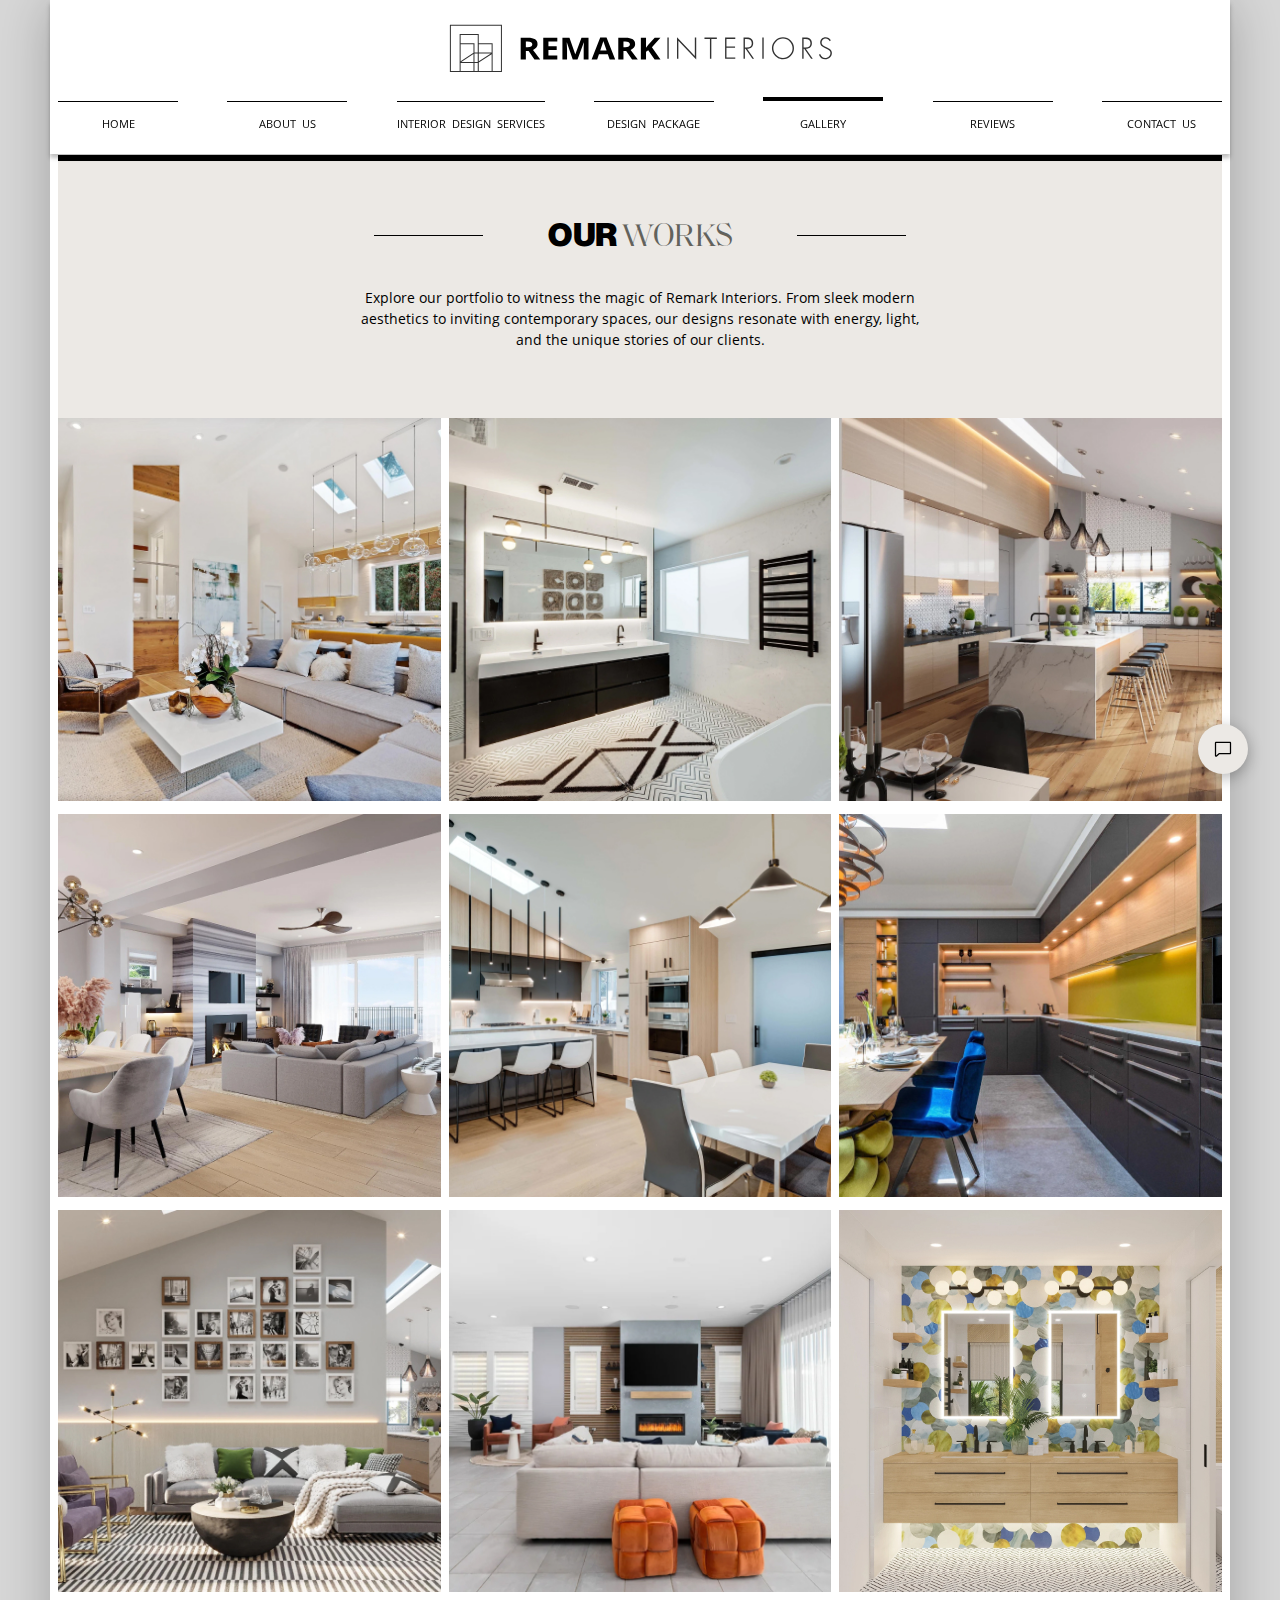
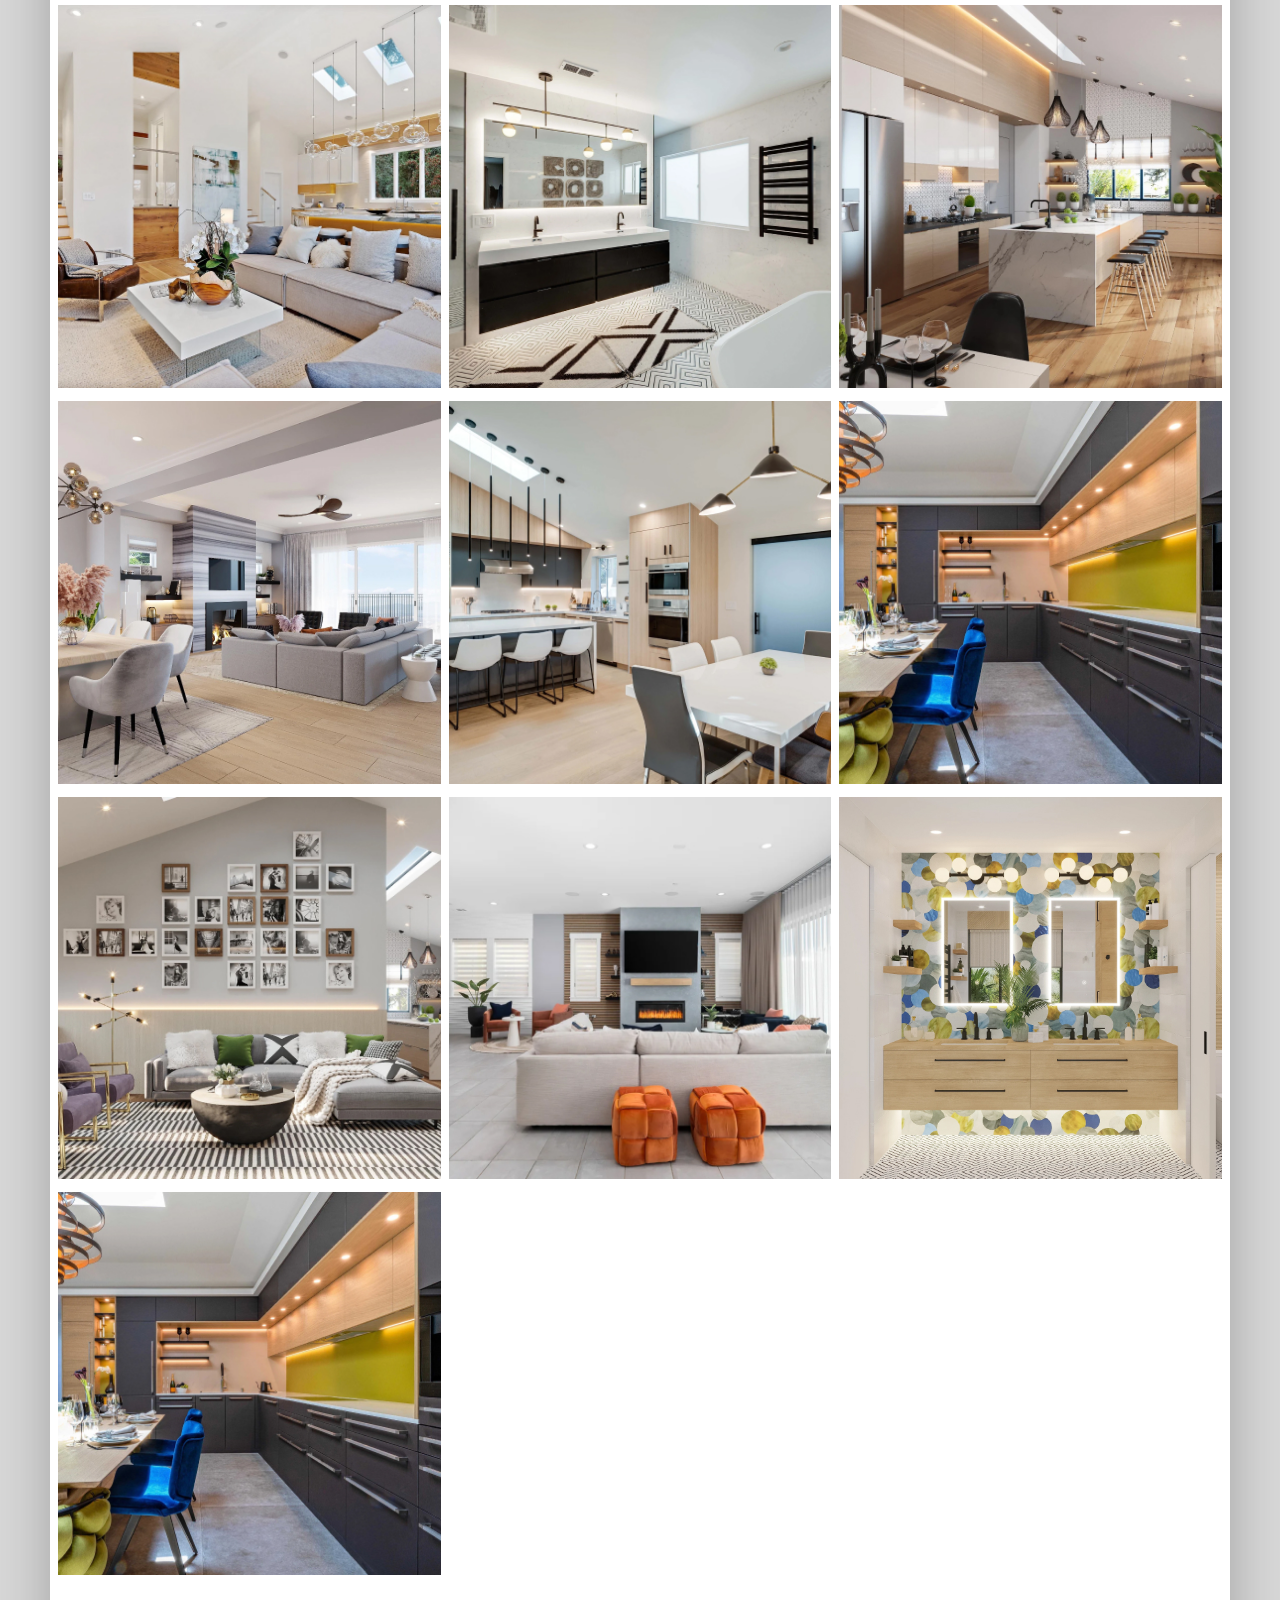
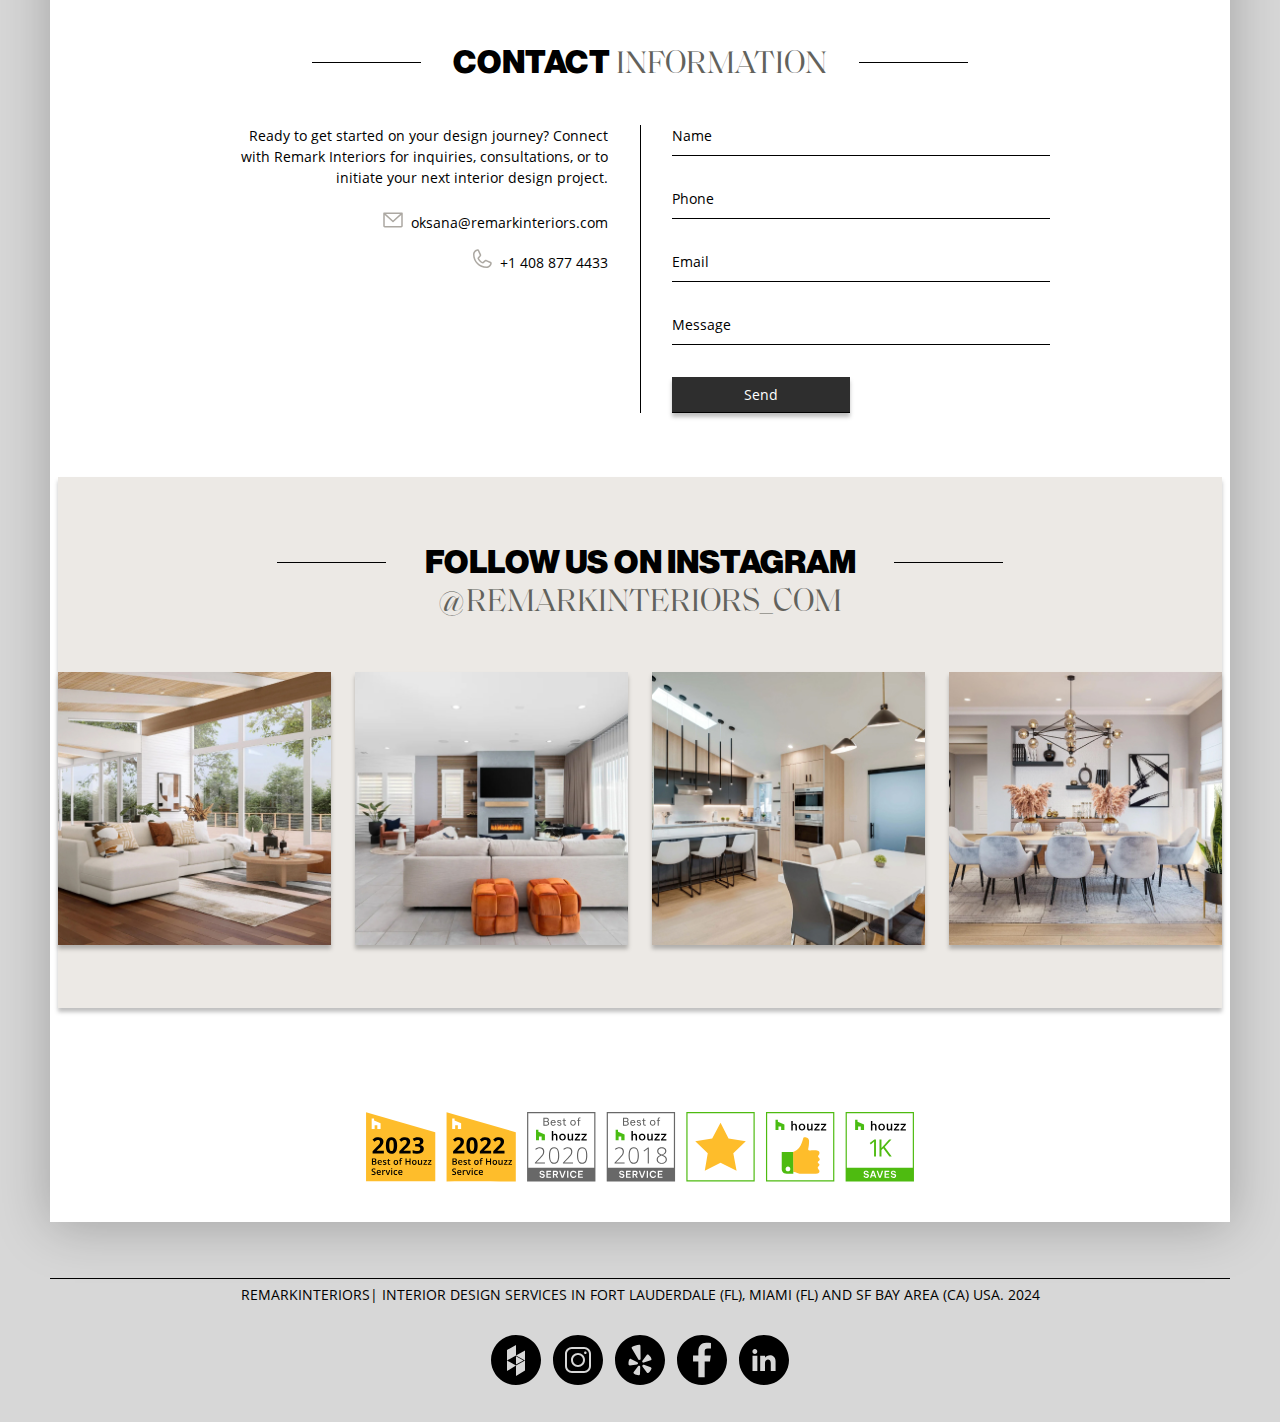
<file: gallery.html>
<!DOCTYPE html>
<html lang="en">

<head>
    <meta charset="UTF-8">
    <meta name="viewport" content="width=device-width, initial-scale=1.0">
    <title>Gallery</title>
    <link rel="stylesheet" href="https://cdn.jsdelivr.net/npm/swiper@11/swiper-bundle.min.css" />
    <link rel="stylesheet" href="assets/css/style.css">
</head>

<body>
    <div class="wrapper">
        <header id="header" class="header">
            <div class="header__logo">
                <a href="index.html"><img src="assets/img/logo.svg" alt=""></a>
            </div>
            <nav class="header__nav">
                <div class="close">
                    <svg width="24" height="24" viewBox="0 0 24 24" fill="none" xmlns="http://www.w3.org/2000/svg">
                        <path d="M19.2807 18.2194C19.3504 18.2891 19.4056 18.3718 19.4433 18.4628C19.4811 18.5539 19.5005 18.6515 19.5005 18.75C19.5005 18.8485 19.4811 18.9461 19.4433 19.0372C19.4056 19.1282 19.3504 19.2109 19.2807 19.2806C19.211 19.3503 19.1283 19.4056 19.0372 19.4433C18.9462 19.481 18.8486 19.5004 18.7501 19.5004C18.6515 19.5004 18.5539 19.481 18.4629 19.4433C18.3718 19.4056 18.2891 19.3503 18.2194 19.2806L12.0001 13.0603L5.78068 19.2806C5.63995 19.4214 5.44907 19.5004 5.25005 19.5004C5.05103 19.5004 4.86016 19.4214 4.71943 19.2806C4.5787 19.1399 4.49963 18.949 4.49963 18.75C4.49963 18.551 4.5787 18.3601 4.71943 18.2194L10.9397 12L4.71943 5.78062C4.5787 5.63989 4.49963 5.44902 4.49963 5.25C4.49963 5.05097 4.5787 4.8601 4.71943 4.71937C4.86016 4.57864 5.05103 4.49958 5.25005 4.49958C5.44907 4.49958 5.63995 4.57864 5.78068 4.71937L12.0001 10.9397L18.2194 4.71937C18.3602 4.57864 18.551 4.49958 18.7501 4.49958C18.9491 4.49958 19.1399 4.57864 19.2807 4.71937C19.4214 4.8601 19.5005 5.05097 19.5005 5.25C19.5005 5.44902 19.4214 5.63989 19.2807 5.78062L13.0604 12L19.2807 18.2194Z" fill="black"/>
                    </svg>
                </div>
                <ul>
                    <li><a href="index.html">Home</a></li>
                    <li><a href="about.html">About&nbsp us</a></li>
                    <li><a href="sevices.html">Interior&nbsp design&nbsp services</a></li>
                    <li><a href="design.html">design&nbsp package</a></li>
                    <li class="active"><a href="gallery.html">gallery</a></li>
                    <li><a href="reviews.html">reviews</a></li>
                    <li><a href="contact.html">contact&nbsp us</a></li>
                </ul>
            </nav>
            <div class="header__phone">
                <a href="tel:">
                    <svg width="20" height="20" viewBox="0 0 20 20" fill="none" xmlns="http://www.w3.org/2000/svg">
                        <path d="M18.3881 13.1231C17.1643 13.1231 15.9625 12.932 14.8241 12.5553C14.2655 12.3652 13.5801 12.5397 13.2392 12.8889L10.991 14.5858C8.38437 13.1948 6.77834 11.5897 5.40568 9.00241L7.05307 6.81296C7.48122 6.38573 7.63467 5.76095 7.45091 5.17569C7.07237 4.03089 6.88035 2.82912 6.88035 1.60439C6.88035 0.720519 6.1609 0.000198364 5.27612 0.000198364H1.60468C0.71989 0.000198364 0.000488281 0.720519 0.000488281 1.60439C0.000488281 11.744 8.24933 19.9929 18.3881 19.9929C19.2729 19.9929 19.9923 19.2725 19.9923 18.3887V14.7273C19.9923 13.8426 19.2729 13.1231 18.3881 13.1231Z" fill="#221E1F"/>
                    </svg>
                </a>
            </div>
            <div class="header__menu">
                <svg width="26" height="18" viewBox="0 0 26 18" fill="none" xmlns="http://www.w3.org/2000/svg">
                    <path d="M1 1H25" stroke="black" stroke-linecap="round"/>
                    <path d="M1 9H25" stroke="black" stroke-linecap="round"/>
                    <path d="M1 17H25" stroke="black" stroke-linecap="round"/>
                    </svg>
            </div>
        </header>
        <main class="main">
            <section class="box-title gallery-title">
                <h2>Our <span>Works</span></h2>
                <p>Explore our portfolio to witness the magic of Remark Interiors. From sleek
                    modern aesthetics to inviting contemporary spaces, our designs resonate with energy, light, and the
                    unique stories of our clients.</p>
            </section>
            <section class="portfolio gallery-portfolio">
                <div class="portfolio__wrapper">
                    <div class="portfolio__item">
                        <a href="single-portfolio.html"><img src="assets/img/portfolio/0.jpg" alt="">
                            <div class="portfolio__item--info">
                                <h5><?php the_title() ?></h5>
                                <span>San Jose CA</span>
                            </div>
                        </a>
                    </div>
                    <div class="portfolio__item">
                        <a href="single-portfolio.html"><img src="assets/img/portfolio/1.jpg" alt="">
                            <div class="portfolio__item--info">
                                <h5>Modern house</h5>
                                <span>San Jose CA</span>
                            </div>
                        </a>
                    </div>
                    <div class="portfolio__item">
                        <a href="single-portfolio.html"><img src="assets/img/portfolio/2.jpg" alt="">
                            <div class="portfolio__item--info">
                                <h5>Modern house</h5>
                                <span>San Jose CA</span>
                            </div>
                        </a>
                    </div>
                    <div class="portfolio__item">
                        <a href="single-portfolio.html"><img src="assets/img/portfolio/3.jpg" alt="">
                            <div class="portfolio__item--info">
                                <h5>Modern house</h5>
                                <span>San Jose CA</span>
                            </div>
                        </a>
                    </div>
                    <div class="portfolio__item">
                        <a href="single-portfolio.html"><img src="assets/img/portfolio/4.jpg" alt="">
                            <div class="portfolio__item--info">
                                <h5>Modern house</h5>
                                <span>San Jose CA</span>
                            </div>
                        </a>
                    </div>
                    <div class="portfolio__item">
                        <a href="single-portfolio.html"><img src="assets/img/portfolio/5.jpg" alt="">
                            <div class="portfolio__item--info">
                                <h5>Modern house</h5>
                                <span>San Jose CA</span>
                            </div>
                        </a>
                    </div>
                    <div class="portfolio__item">
                        <a href="single-portfolio.html"><img src="assets/img/portfolio/6.jpg" alt="">
                            <div class="portfolio__item--info">
                                <h5>Modern house</h5>
                                <span>San Jose CA</span>
                            </div>
                        </a>
                    </div>
                    <div class="portfolio__item">
                        <a href="single-portfolio.html"><img src="assets/img/portfolio/7.jpg" alt="">
                            <div class="portfolio__item--info">
                                <h5>Modern house</h5>
                                <span>San Jose CA</span>
                            </div>
                        </a>
                    </div>
                    <div class="portfolio__item">
                        <a href="single-portfolio.html"><img src="assets/img/portfolio/8.jpg" alt="">
                            <div class="portfolio__item--info">
                                <h5>Modern house</h5>
                                <span>San Jose CA</span>
                            </div>
                        </a>
                    </div>
                    <div class="portfolio__item">
                        <a href="single-portfolio.html"><img src="assets/img/portfolio/0.jpg" alt="">
                            <div class="portfolio__item--info">
                                <h5>Modern house</h5>
                                <span>San Jose CA</span>
                            </div>
                        </a>
                    </div>
                    <div class="portfolio__item">
                        <a href="single-portfolio.html"><img src="assets/img/portfolio/1.jpg" alt="">
                            <div class="portfolio__item--info">
                                <h5>Modern house</h5>
                                <span>San Jose CA</span>
                            </div>
                        </a>
                    </div>
                    <div class="portfolio__item">
                        <a href="single-portfolio.html"><img src="assets/img/portfolio/2.jpg" alt="">
                            <div class="portfolio__item--info">
                                <h5>Modern house</h5>
                                <span>San Jose CA</span>
                            </div>
                        </a>
                    </div>
                    <div class="portfolio__item">
                        <a href="single-portfolio.html"><img src="assets/img/portfolio/3.jpg" alt="">
                            <div class="portfolio__item--info">
                                <h5>Modern house</h5>
                                <span>San Jose CA</span>
                            </div>
                        </a>
                    </div>
                    <div class="portfolio__item">
                        <a href="single-portfolio.html"><img src="assets/img/portfolio/4.jpg" alt="">
                            <div class="portfolio__item--info">
                                <h5>Modern house</h5>
                                <span>San Jose CA</span>
                            </div>
                        </a>
                    </div>
                    <div class="portfolio__item">
                        <a href="single-portfolio.html"><img src="assets/img/portfolio/5.jpg" alt="">
                            <div class="portfolio__item--info">
                                <h5>Modern house</h5>
                                <span>San Jose CA</span>
                            </div>
                        </a>
                    </div>
                    <div class="portfolio__item">
                        <a href="single-portfolio.html"><img src="assets/img/portfolio/6.jpg" alt="">
                            <div class="portfolio__item--info">
                                <h5>Modern house</h5>
                                <span>San Jose CA</span>
                            </div>
                        </a>
                    </div>
                    <div class="portfolio__item">
                        <a href="single-portfolio.html"><img src="assets/img/portfolio/7.jpg" alt="">
                            <div class="portfolio__item--info">
                                <h5>Modern house</h5>
                                <span>San Jose CA</span>
                            </div>
                        </a>
                    </div>
                    <div class="portfolio__item">
                        <a href="single-portfolio.html"><img src="assets/img/portfolio/8.jpg" alt="">
                            <div class="portfolio__item--info">
                                <h5>Modern house</h5>
                                <span>San Jose CA</span>
                            </div>
                        </a>
                    </div>
                    <div class="portfolio__item">
                        <a href="single-portfolio.html"><img src="assets/img/portfolio/5.jpg" alt="">
                            <div class="portfolio__item--info">
                                <h5>Modern house</h5>
                                <span>San Jose CA</span>
                            </div>
                        </a>
                    </div>
                </div>
            </section>
            <section class="box-title contact ">
                <h2>Contact <span>Information</span></h2>
                <div class="contact__wrapper">
                    <div class="contact__info">
                        <p>Ready to get started on your design journey? Connect with Remark Interiors for inquiries,
                            consultations, or to initiate your next interior design project.
                        </p>
                        <div class="contact__mail">
                            <svg width="20" height="16" viewBox="0 0 20 16" fill="none" xmlns="http://www.w3.org/2000/svg">
                                <path d="M19 0.5H1C0.801088 0.5 0.610322 0.579018 0.46967 0.71967C0.329018 0.860322 0.25 1.05109 0.25 1.25V14C0.25 14.3978 0.408035 14.7794 0.68934 15.0607C0.970644 15.342 1.35218 15.5 1.75 15.5H18.25C18.6478 15.5 19.0294 15.342 19.3107 15.0607C19.592 14.7794 19.75 14.3978 19.75 14V1.25C19.75 1.05109 19.671 0.860322 19.5303 0.71967C19.3897 0.579018 19.1989 0.5 19 0.5ZM17.0716 2L10 8.48281L2.92844 2H17.0716ZM18.25 14H1.75V2.95531L9.49281 10.0531C9.63118 10.1801 9.81217 10.2506 10 10.2506C10.1878 10.2506 10.3688 10.1801 10.5072 10.0531L18.25 2.95531V14Z" fill="#ACA8A2"/>
                            </svg>
                            <a href="mailto:">oksana@remarkinteriors.com</a>
                        </div>
                        <div class="contact__phone">
                            <svg width="19" height="19" viewBox="0 0 19 19" fill="none" xmlns="http://www.w3.org/2000/svg">
                                <path d="M17.8472 12.8554L13.4306 10.8764L13.4184 10.8707C13.1892 10.7727 12.939 10.7333 12.6907 10.7562C12.4424 10.7792 12.2037 10.8636 11.9963 11.002C11.9718 11.0181 11.9484 11.0357 11.9259 11.0545L9.64407 12.9998C8.19845 12.2976 6.70595 10.8164 6.00376 9.3895L7.95188 7.07294C7.97063 7.0495 7.98845 7.02606 8.00532 7.00075C8.14072 6.79384 8.22287 6.55667 8.24446 6.31035C8.26605 6.06402 8.22641 5.81618 8.12907 5.58887V5.57762L6.14438 1.15356C6.0157 0.856621 5.79444 0.609262 5.51362 0.448409C5.2328 0.287556 4.9075 0.221836 4.58626 0.26106C3.31592 0.428223 2.14986 1.05209 1.30588 2.01615C0.461903 2.98021 -0.00228837 4.21852 8.4831e-06 5.49981C8.4831e-06 12.9436 6.05626 18.9998 13.5 18.9998C14.7813 19.0021 16.0196 18.5379 16.9837 17.6939C17.9477 16.85 18.5716 15.6839 18.7388 14.4136C18.7781 14.0924 18.7125 13.7672 18.5518 13.4864C18.3911 13.2056 18.144 12.9843 17.8472 12.8554ZM13.5 17.4998C10.3185 17.4963 7.26825 16.2309 5.01856 13.9813C2.76888 11.7316 1.50348 8.68134 1.50001 5.49981C1.49648 4.58433 1.82631 3.69887 2.42789 3.00879C3.02947 2.3187 3.86167 1.87118 4.76907 1.74981C4.7687 1.75355 4.7687 1.75732 4.76907 1.76106L6.73782 6.16731L4.80001 8.48669C4.78034 8.50932 4.76247 8.53345 4.74657 8.55887C4.60549 8.77536 4.52273 9.02462 4.5063 9.28249C4.48988 9.54037 4.54035 9.79811 4.65282 10.0307C5.5022 11.7679 7.25251 13.5051 9.00845 14.3536C9.24279 14.465 9.50203 14.5137 9.76083 14.495C10.0196 14.4762 10.2692 14.3907 10.485 14.2467C10.5091 14.2305 10.5322 14.2129 10.5544 14.1942L12.8334 12.2498L17.2397 14.2232C17.2397 14.2232 17.2472 14.2232 17.25 14.2232C17.1301 15.1319 16.6833 15.9658 15.9931 16.5689C15.3028 17.172 14.4166 17.5029 13.5 17.4998Z" fill="#ACA8A2"/>
                            </svg>
                            <a href="tel:">+1 408 877 4433</a>
                        </div>
                    </div>
                    <div class="contact__form">
                        <form action="#">
                            <p><input type="text" placeholder="Name"><br>
                            <input type="text" placeholder="Phone"><br>
                            <input type="text" placeholder="Email"><br>
                            <input type="text" placeholder="Message"></p>
                            
                            <input type="submit" placeholder="Send" value="Send">
                        </form>
                    </div>
                </div>
            </section>
            <section class="box-title instagram">
                <h2>follow  us  on  instagram <span>@remarkinteriors_com</span></h2>
                <div class="instagram__wrapper">
                    <img src="assets/img/insta/insta-1.jpg" alt="">
                    <img src="assets/img/insta/insta-2.jpg" alt="">
                    <img src="assets/img/insta/insta-3.jpg" alt="">
                    <img src="assets/img/insta/insta-4.jpg" alt="">
                </div>
            </section>
            <section class="badgets">
                <img heagth="90px" src="assets/img/badges.svg" alt="">
            </section>
        </main>
        <footer id="footer" class="footer">
            <div class="footer__wrapper">
                <div class="footer__wrapper--info">
                    REMARKINTERIORS| INTERIOR DESIGN SERVICES IN fort Lauderdale (FL), miami (fl) AND SF BAY AREA (CA)
                    USA. 2024
                </div>
                <div class="footer__wrapper--social">
                    <ul>
                        <li><a href="#"><img src="assets/img/icons/wix.svg" alt="wix"></a></li>
                        <li><a href="#"><img src="assets/img/icons/insta.svg" alt="instagram"></a></li>
                        <li><a href="#"><img src="assets/img/icons/yelp.svg" alt="yelp"></a></li>
                        <li><a href="#"><img src="assets/img/icons/facebook.svg" alt="facebook"></a></li>
                        <li><a href="#"><img src="assets/img/icons/linkedin.svg" alt="linkedin"></a></li>
                    </ul>
                </div>
            </div>

            <div class="scroll-top">
                <svg width="40" height="22" viewBox="0 0 40 22" fill="none" xmlns="http://www.w3.org/2000/svg">
                    <path d="M39 20.5L20 1.5L1 20.5" stroke="black" stroke-width="2" stroke-linecap="round"
                        stroke-linejoin="round" />
                </svg>
            </div>
            <a class="chat">
                <svg width="18" height="16" viewBox="0 0 18 16" fill="none" xmlns="http://www.w3.org/2000/svg">
                    <path d="M15.875 0.75H2.12502C1.7935 0.75 1.47556 0.881696 1.24114 1.11612C1.00672 1.35054 0.875023 1.66848 0.875023 2V14.5C0.873581 14.7384 0.941012 14.9721 1.06921 15.173C1.19741 15.374 1.38092 15.5336 1.59768 15.6328C1.76286 15.7097 1.94281 15.7497 2.12502 15.75C2.41846 15.7493 2.70217 15.6447 2.9258 15.4547C2.92953 15.4523 2.93294 15.4494 2.93596 15.4461L5.44534 13.25H15.875C16.2065 13.25 16.5245 13.1183 16.7589 12.8839C16.9933 12.6495 17.125 12.3315 17.125 12V2C17.125 1.66848 16.9933 1.35054 16.7589 1.11612C16.5245 0.881696 16.2065 0.75 15.875 0.75ZM15.875 12H5.44534C5.15098 11.9999 4.86601 12.1036 4.64065 12.293L4.63127 12.3016L2.12502 14.5V2H15.875V12Z" fill="black"/>
                    </svg>
            </a>
        </footer>
        <script src="https://cdn.jsdelivr.net/npm/swiper@11/swiper-bundle.min.js"></script>
        <script src="assets/js/main.js"></script>
    </div>

</body>

</html>
</file>
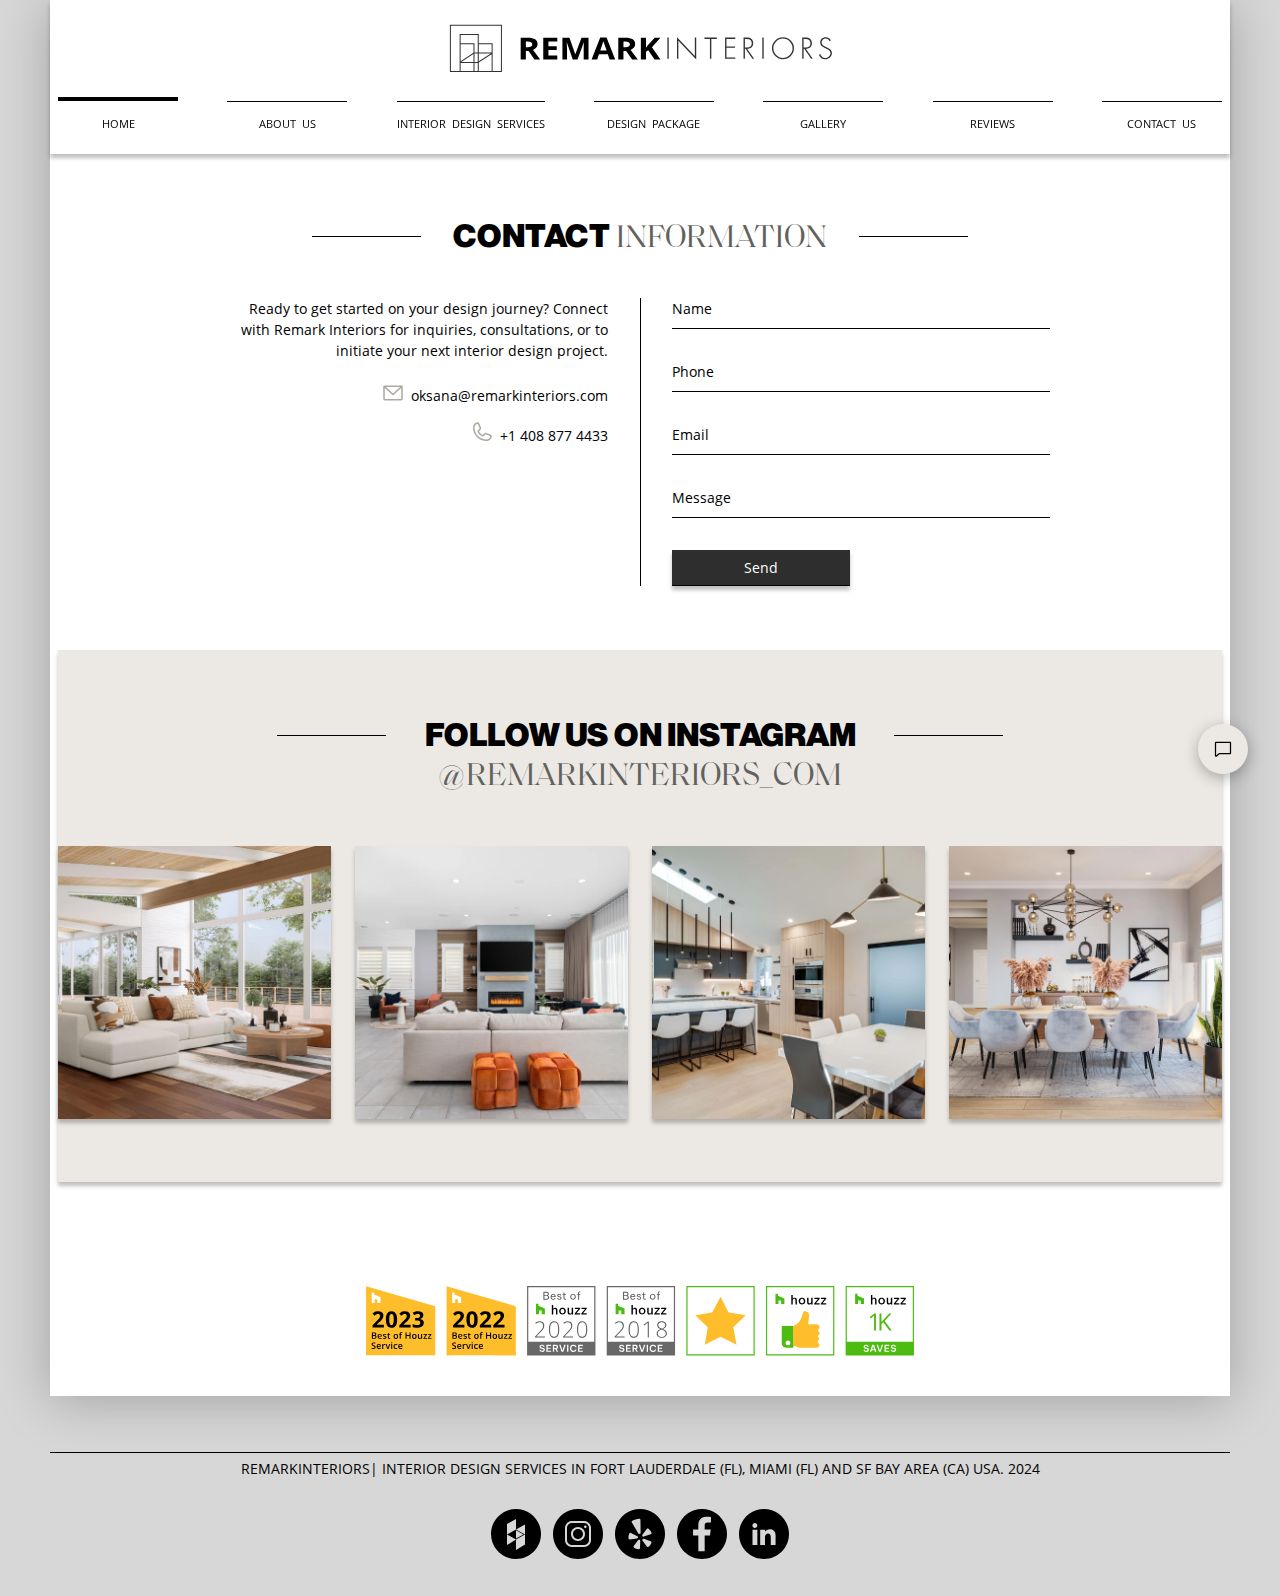
<file: main.html>
<!DOCTYPE html>
<html lang="en">

<head>
    <meta charset="UTF-8">
    <meta name="viewport" content="width=device-width, initial-scale=1.0">
    <title>Home</title>
    <link rel="stylesheet" href="https://cdn.jsdelivr.net/npm/swiper@11/swiper-bundle.min.css" />
    <link rel="stylesheet" href="assets/css/style.css">
</head>

<body>
    <div class="wrapper">
        <header id="header" class="header">
            <div class="header__logo">
                <a href="index.html"><img src="assets/img/logo.svg" alt=""></a>
            </div>
            <nav class="header__nav">
                <div class="close">
                    <svg width="24" height="24" viewBox="0 0 24 24" fill="none" xmlns="http://www.w3.org/2000/svg">
                        <path d="M19.2807 18.2194C19.3504 18.2891 19.4056 18.3718 19.4433 18.4628C19.4811 18.5539 19.5005 18.6515 19.5005 18.75C19.5005 18.8485 19.4811 18.9461 19.4433 19.0372C19.4056 19.1282 19.3504 19.2109 19.2807 19.2806C19.211 19.3503 19.1283 19.4056 19.0372 19.4433C18.9462 19.481 18.8486 19.5004 18.7501 19.5004C18.6515 19.5004 18.5539 19.481 18.4629 19.4433C18.3718 19.4056 18.2891 19.3503 18.2194 19.2806L12.0001 13.0603L5.78068 19.2806C5.63995 19.4214 5.44907 19.5004 5.25005 19.5004C5.05103 19.5004 4.86016 19.4214 4.71943 19.2806C4.5787 19.1399 4.49963 18.949 4.49963 18.75C4.49963 18.551 4.5787 18.3601 4.71943 18.2194L10.9397 12L4.71943 5.78062C4.5787 5.63989 4.49963 5.44902 4.49963 5.25C4.49963 5.05097 4.5787 4.8601 4.71943 4.71937C4.86016 4.57864 5.05103 4.49958 5.25005 4.49958C5.44907 4.49958 5.63995 4.57864 5.78068 4.71937L12.0001 10.9397L18.2194 4.71937C18.3602 4.57864 18.551 4.49958 18.7501 4.49958C18.9491 4.49958 19.1399 4.57864 19.2807 4.71937C19.4214 4.8601 19.5005 5.05097 19.5005 5.25C19.5005 5.44902 19.4214 5.63989 19.2807 5.78062L13.0604 12L19.2807 18.2194Z" fill="black"/>
                    </svg>
                </div>
                <ul>
                    <li class="active"><a href="index.html">Home</a></li>
                    <li><a href="about.html">About&nbsp us</a></li>
                    <li><a href="sevices.html">Interior&nbsp design&nbsp services</a></li>
                    <li><a href="design.html">design&nbsp package</a></li>
                    <li><a href="gallery.html">gallery</a></li>
                    <li><a href="reviews.html">reviews</a></li>
                    <li><a href="contact.html">contact&nbsp us</a></li>
                </ul>
            </nav>
            <div class="header__phone">
                <a href="tel:">
                    <svg width="20" height="20" viewBox="0 0 20 20" fill="none" xmlns="http://www.w3.org/2000/svg">
                        <path d="M18.3881 13.1231C17.1643 13.1231 15.9625 12.932 14.8241 12.5553C14.2655 12.3652 13.5801 12.5397 13.2392 12.8889L10.991 14.5858C8.38437 13.1948 6.77834 11.5897 5.40568 9.00241L7.05307 6.81296C7.48122 6.38573 7.63467 5.76095 7.45091 5.17569C7.07237 4.03089 6.88035 2.82912 6.88035 1.60439C6.88035 0.720519 6.1609 0.000198364 5.27612 0.000198364H1.60468C0.71989 0.000198364 0.000488281 0.720519 0.000488281 1.60439C0.000488281 11.744 8.24933 19.9929 18.3881 19.9929C19.2729 19.9929 19.9923 19.2725 19.9923 18.3887V14.7273C19.9923 13.8426 19.2729 13.1231 18.3881 13.1231Z" fill="#221E1F"/>
                    </svg>
                </a>
            </div>
            <div class="header__menu">
                <svg width="26" height="18" viewBox="0 0 26 18" fill="none" xmlns="http://www.w3.org/2000/svg">
                    <path d="M1 1H25" stroke="black" stroke-linecap="round"/>
                    <path d="M1 9H25" stroke="black" stroke-linecap="round"/>
                    <path d="M1 17H25" stroke="black" stroke-linecap="round"/>
                    </svg>
            </div>
        </header>
        <main class="main">

            <section class="box-title contact ">
                <h2>Contact <span>Information</span></h2>
                <div class="contact__wrapper">
                    <div class="contact__info">
                        <p>Ready to get started on your design journey? Connect with Remark Interiors for inquiries,
                            consultations, or to initiate your next interior design project.
                        </p>
                        <div class="contact__mail">
                            <svg width="20" height="16" viewBox="0 0 20 16" fill="none" xmlns="http://www.w3.org/2000/svg">
                                <path d="M19 0.5H1C0.801088 0.5 0.610322 0.579018 0.46967 0.71967C0.329018 0.860322 0.25 1.05109 0.25 1.25V14C0.25 14.3978 0.408035 14.7794 0.68934 15.0607C0.970644 15.342 1.35218 15.5 1.75 15.5H18.25C18.6478 15.5 19.0294 15.342 19.3107 15.0607C19.592 14.7794 19.75 14.3978 19.75 14V1.25C19.75 1.05109 19.671 0.860322 19.5303 0.71967C19.3897 0.579018 19.1989 0.5 19 0.5ZM17.0716 2L10 8.48281L2.92844 2H17.0716ZM18.25 14H1.75V2.95531L9.49281 10.0531C9.63118 10.1801 9.81217 10.2506 10 10.2506C10.1878 10.2506 10.3688 10.1801 10.5072 10.0531L18.25 2.95531V14Z" fill="#ACA8A2"/>
                            </svg>
                            <a href="mailto:">oksana@remarkinteriors.com</a>
                        </div>
                        <div class="contact__phone">
                            <svg width="19" height="19" viewBox="0 0 19 19" fill="none" xmlns="http://www.w3.org/2000/svg">
                                <path d="M17.8472 12.8554L13.4306 10.8764L13.4184 10.8707C13.1892 10.7727 12.939 10.7333 12.6907 10.7562C12.4424 10.7792 12.2037 10.8636 11.9963 11.002C11.9718 11.0181 11.9484 11.0357 11.9259 11.0545L9.64407 12.9998C8.19845 12.2976 6.70595 10.8164 6.00376 9.3895L7.95188 7.07294C7.97063 7.0495 7.98845 7.02606 8.00532 7.00075C8.14072 6.79384 8.22287 6.55667 8.24446 6.31035C8.26605 6.06402 8.22641 5.81618 8.12907 5.58887V5.57762L6.14438 1.15356C6.0157 0.856621 5.79444 0.609262 5.51362 0.448409C5.2328 0.287556 4.9075 0.221836 4.58626 0.26106C3.31592 0.428223 2.14986 1.05209 1.30588 2.01615C0.461903 2.98021 -0.00228837 4.21852 8.4831e-06 5.49981C8.4831e-06 12.9436 6.05626 18.9998 13.5 18.9998C14.7813 19.0021 16.0196 18.5379 16.9837 17.6939C17.9477 16.85 18.5716 15.6839 18.7388 14.4136C18.7781 14.0924 18.7125 13.7672 18.5518 13.4864C18.3911 13.2056 18.144 12.9843 17.8472 12.8554ZM13.5 17.4998C10.3185 17.4963 7.26825 16.2309 5.01856 13.9813C2.76888 11.7316 1.50348 8.68134 1.50001 5.49981C1.49648 4.58433 1.82631 3.69887 2.42789 3.00879C3.02947 2.3187 3.86167 1.87118 4.76907 1.74981C4.7687 1.75355 4.7687 1.75732 4.76907 1.76106L6.73782 6.16731L4.80001 8.48669C4.78034 8.50932 4.76247 8.53345 4.74657 8.55887C4.60549 8.77536 4.52273 9.02462 4.5063 9.28249C4.48988 9.54037 4.54035 9.79811 4.65282 10.0307C5.5022 11.7679 7.25251 13.5051 9.00845 14.3536C9.24279 14.465 9.50203 14.5137 9.76083 14.495C10.0196 14.4762 10.2692 14.3907 10.485 14.2467C10.5091 14.2305 10.5322 14.2129 10.5544 14.1942L12.8334 12.2498L17.2397 14.2232C17.2397 14.2232 17.2472 14.2232 17.25 14.2232C17.1301 15.1319 16.6833 15.9658 15.9931 16.5689C15.3028 17.172 14.4166 17.5029 13.5 17.4998Z" fill="#ACA8A2"/>
                            </svg>
                            <a href="tel:">+1 408 877 4433</a>
                        </div>
                    </div>
                    <div class="contact__form">
                        <form action="#">
                            <p><input type="text" placeholder="Name"><br>
                            <input type="text" placeholder="Phone"><br>
                            <input type="text" placeholder="Email"><br>
                            <input type="text" placeholder="Message"></p>
                            
                            <input type="submit" placeholder="Send" value="Send">
                        </form>
                    </div>
                </div>
            </section>
            <section class="box-title instagram">
                <h2>follow  us  on  instagram <span>@remarkinteriors_com</span></h2>
                <div class="instagram__wrapper">
                    <img src="assets/img/insta/insta-1.jpg" alt="">
                    <img src="assets/img/insta/insta-2.jpg" alt="">
                    <img src="assets/img/insta/insta-3.jpg" alt="">
                    <img src="assets/img/insta/insta-4.jpg" alt="">
                </div>
            </section>
            <section class="badgets">
                <img heagth="90px" src="assets/img/badges.svg" alt="">
            </section>
        </main>
        <footer id="footer" class="footer">
            <div class="footer__wrapper">
                <div class="footer__wrapper--info">
                    REMARKINTERIORS| INTERIOR DESIGN SERVICES IN fort Lauderdale (FL), miami (fl) AND SF BAY AREA (CA)
                    USA. 2024
                </div>
                <div class="footer__wrapper--social">
                    <ul>
                        <li><a href="#"><img src="assets/img/icons/wix.svg" alt="wix"></a></li>
                        <li><a href="#"><img src="assets/img/icons/insta.svg" alt="instagram"></a></li>
                        <li><a href="#"><img src="assets/img/icons/yelp.svg" alt="yelp"></a></li>
                        <li><a href="#"><img src="assets/img/icons/facebook.svg" alt="facebook"></a></li>
                        <li><a href="#"><img src="assets/img/icons/linkedin.svg" alt="linkedin"></a></li>
                    </ul>
                </div>
            </div>

            <div class="scroll-top">
                <svg width="40" height="22" viewBox="0 0 40 22" fill="none" xmlns="http://www.w3.org/2000/svg">
                    <path d="M39 20.5L20 1.5L1 20.5" stroke="black" stroke-width="2" stroke-linecap="round"
                        stroke-linejoin="round" />
                </svg>
            </div>
            <a class="chat">
                <svg width="18" height="16" viewBox="0 0 18 16" fill="none" xmlns="http://www.w3.org/2000/svg">
                    <path d="M15.875 0.75H2.12502C1.7935 0.75 1.47556 0.881696 1.24114 1.11612C1.00672 1.35054 0.875023 1.66848 0.875023 2V14.5C0.873581 14.7384 0.941012 14.9721 1.06921 15.173C1.19741 15.374 1.38092 15.5336 1.59768 15.6328C1.76286 15.7097 1.94281 15.7497 2.12502 15.75C2.41846 15.7493 2.70217 15.6447 2.9258 15.4547C2.92953 15.4523 2.93294 15.4494 2.93596 15.4461L5.44534 13.25H15.875C16.2065 13.25 16.5245 13.1183 16.7589 12.8839C16.9933 12.6495 17.125 12.3315 17.125 12V2C17.125 1.66848 16.9933 1.35054 16.7589 1.11612C16.5245 0.881696 16.2065 0.75 15.875 0.75ZM15.875 12H5.44534C5.15098 11.9999 4.86601 12.1036 4.64065 12.293L4.63127 12.3016L2.12502 14.5V2H15.875V12Z" fill="black"/>
                    </svg>
            </a>
        </footer>
        <script src="https://cdn.jsdelivr.net/npm/swiper@11/swiper-bundle.min.js"></script>
        <script src="assets/js/main.js"></script>
    </div>

</body>

</html>
</file>
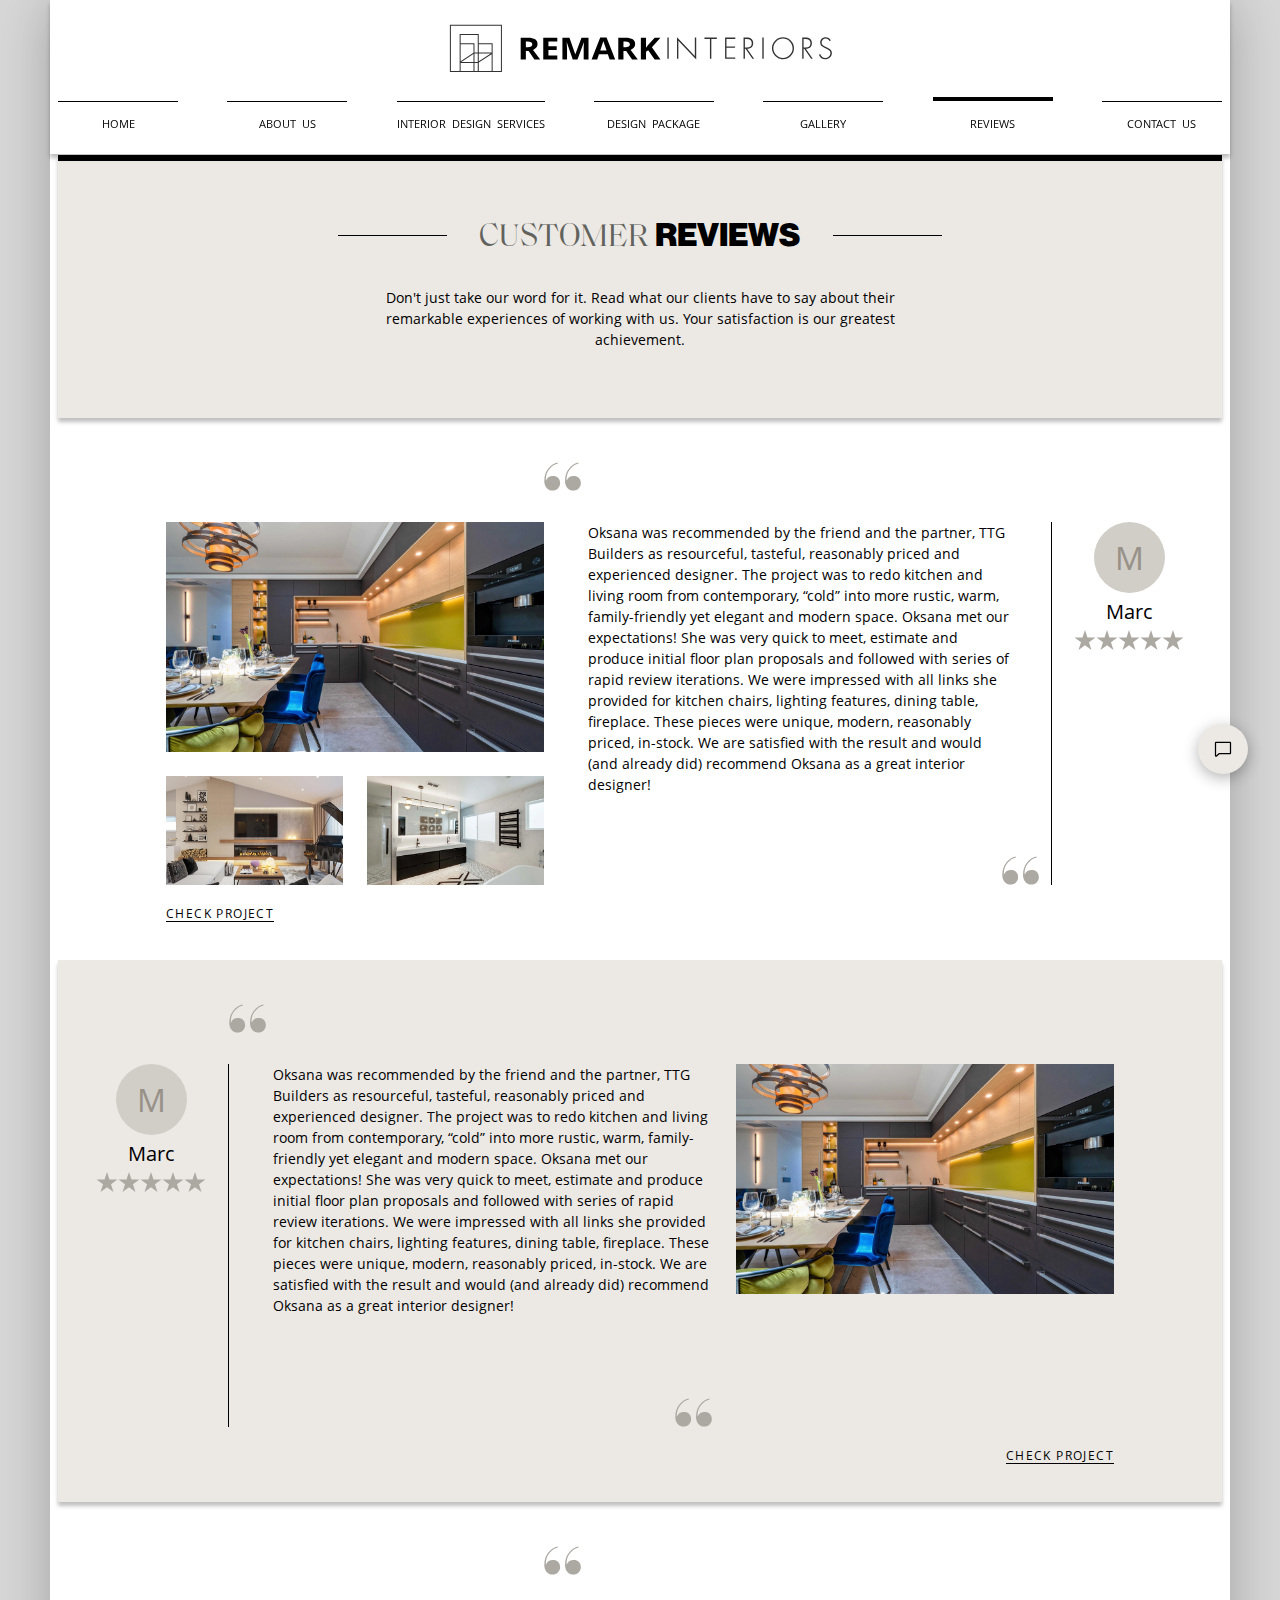
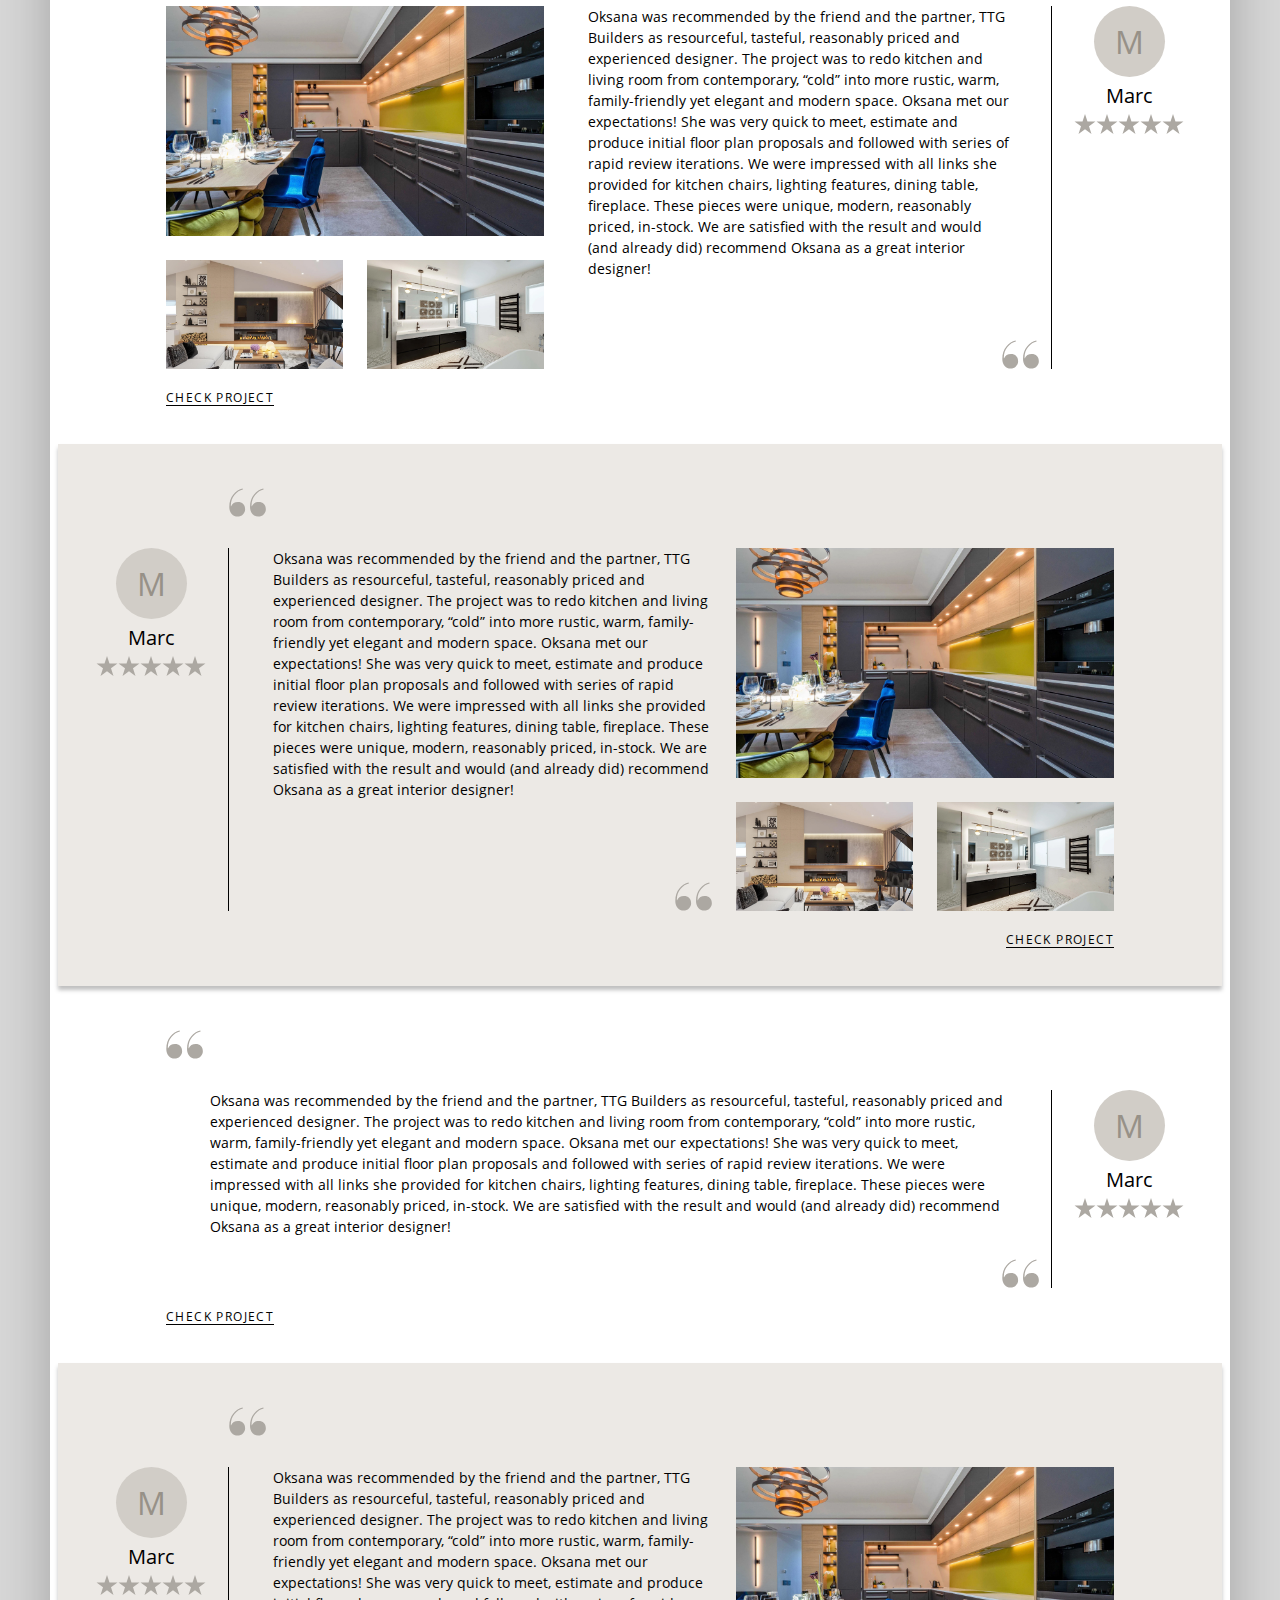
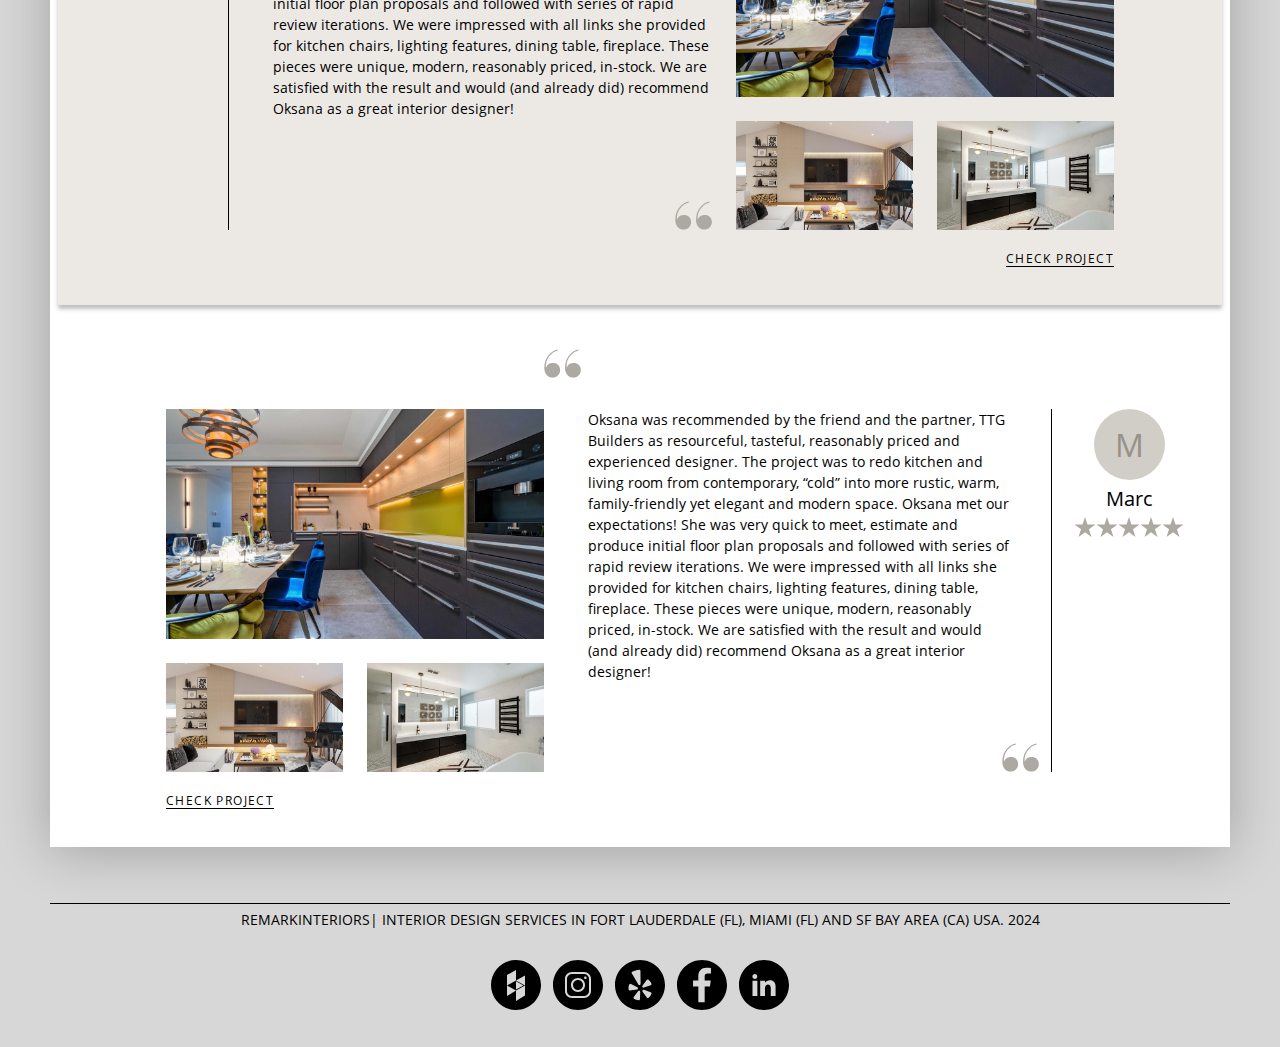
<file: reviews.html>
<!DOCTYPE html>
<html lang="en">

<head>
    <meta charset="UTF-8">
    <meta name="viewport" content="width=device-width, initial-scale=1.0">
    <title>Reviews</title>
    <link rel="stylesheet" href="https://cdn.jsdelivr.net/npm/swiper@11/swiper-bundle.min.css" />
    <link rel="stylesheet" href="assets/css/style.css">
</head>

<body>
    <div class="wrapper">
        <header id="header" class="header">
            <div class="header__logo">
                <a href="index.html"><img src="assets/img/logo.svg" alt=""></a>
            </div>
            <nav class="header__nav">
                <div class="close">
                    <svg width="24" height="24" viewBox="0 0 24 24" fill="none" xmlns="http://www.w3.org/2000/svg">
                        <path
                            d="M19.2807 18.2194C19.3504 18.2891 19.4056 18.3718 19.4433 18.4628C19.4811 18.5539 19.5005 18.6515 19.5005 18.75C19.5005 18.8485 19.4811 18.9461 19.4433 19.0372C19.4056 19.1282 19.3504 19.2109 19.2807 19.2806C19.211 19.3503 19.1283 19.4056 19.0372 19.4433C18.9462 19.481 18.8486 19.5004 18.7501 19.5004C18.6515 19.5004 18.5539 19.481 18.4629 19.4433C18.3718 19.4056 18.2891 19.3503 18.2194 19.2806L12.0001 13.0603L5.78068 19.2806C5.63995 19.4214 5.44907 19.5004 5.25005 19.5004C5.05103 19.5004 4.86016 19.4214 4.71943 19.2806C4.5787 19.1399 4.49963 18.949 4.49963 18.75C4.49963 18.551 4.5787 18.3601 4.71943 18.2194L10.9397 12L4.71943 5.78062C4.5787 5.63989 4.49963 5.44902 4.49963 5.25C4.49963 5.05097 4.5787 4.8601 4.71943 4.71937C4.86016 4.57864 5.05103 4.49958 5.25005 4.49958C5.44907 4.49958 5.63995 4.57864 5.78068 4.71937L12.0001 10.9397L18.2194 4.71937C18.3602 4.57864 18.551 4.49958 18.7501 4.49958C18.9491 4.49958 19.1399 4.57864 19.2807 4.71937C19.4214 4.8601 19.5005 5.05097 19.5005 5.25C19.5005 5.44902 19.4214 5.63989 19.2807 5.78062L13.0604 12L19.2807 18.2194Z"
                            fill="black" />
                    </svg>
                </div>
                <ul>
                    <li><a href="index.html">Home</a></li>
                    <li><a href="about.html">About&nbsp us</a></li>
                    <li><a href="sevices.html">Interior&nbsp design&nbsp services</a></li>
                    <li><a href="design.html">design&nbsp package</a></li>
                    <li><a href="gallery.html">gallery</a></li>
                    <li class="active"><a href="reviews.html">reviews</a></li>
                    <li><a href="contact.html">contact&nbsp us</a></li>
                </ul>
            </nav>
            <div class="header__phone">
                <a href="tel:">
                    <svg width="20" height="20" viewBox="0 0 20 20" fill="none" xmlns="http://www.w3.org/2000/svg">
                        <path
                            d="M18.3881 13.1231C17.1643 13.1231 15.9625 12.932 14.8241 12.5553C14.2655 12.3652 13.5801 12.5397 13.2392 12.8889L10.991 14.5858C8.38437 13.1948 6.77834 11.5897 5.40568 9.00241L7.05307 6.81296C7.48122 6.38573 7.63467 5.76095 7.45091 5.17569C7.07237 4.03089 6.88035 2.82912 6.88035 1.60439C6.88035 0.720519 6.1609 0.000198364 5.27612 0.000198364H1.60468C0.71989 0.000198364 0.000488281 0.720519 0.000488281 1.60439C0.000488281 11.744 8.24933 19.9929 18.3881 19.9929C19.2729 19.9929 19.9923 19.2725 19.9923 18.3887V14.7273C19.9923 13.8426 19.2729 13.1231 18.3881 13.1231Z"
                            fill="#221E1F" />
                    </svg>
                </a>
            </div>
            <div class="header__menu">
                <svg width="26" height="18" viewBox="0 0 26 18" fill="none" xmlns="http://www.w3.org/2000/svg">
                    <path d="M1 1H25" stroke="black" stroke-linecap="round" />
                    <path d="M1 9H25" stroke="black" stroke-linecap="round" />
                    <path d="M1 17H25" stroke="black" stroke-linecap="round" />
                </svg>
            </div>
        </header>
        <main class="main">
            <section class="box-title reviews-title shadow">
                <h2><span>Customer </span>Reviews</h2>
                <p>
                    Don't just take our word for it. Read what our clients have to say about their remarkable
                    experiences of working with us. Your satisfaction is our greatest achievement.
                </p>
            </section>
            <section class="reviews-wrapper">
                <div class="customer__slide">
                    <div class="customer__slide--content">
                        <div class="customer__slide--user user">
                            <div class="user__avatar">
                                M
                            </div>
                            <div class="user__name">
                                Marc
                            </div>
                            <div class="user__raiting">
                                <ul>
                                    <li>
                                        <svg width="22" height="20" viewBox="0 0 22 20" fill="none" xmlns="http://www.w3.org/2000/svg">
                                            <path d="M11 0L13.4697 7.60081H21.4616L14.996 12.2984L17.4656 19.8992L11 15.2016L4.53436 19.8992L7.00402 12.2984L0.538379 7.60081H8.53035L11 0Z" fill="#ACA8A2"/>
                                        </svg>
                                    </li>
                                    <li>
                                        <svg width="22" height="20" viewBox="0 0 22 20" fill="none" xmlns="http://www.w3.org/2000/svg">
                                            <path d="M11 0L13.4697 7.60081H21.4616L14.996 12.2984L17.4656 19.8992L11 15.2016L4.53436 19.8992L7.00402 12.2984L0.538379 7.60081H8.53035L11 0Z" fill="#ACA8A2"/>
                                        </svg>
                                    </li>
                                    <li>
                                        <svg width="22" height="20" viewBox="0 0 22 20" fill="none" xmlns="http://www.w3.org/2000/svg">
                                            <path d="M11 0L13.4697 7.60081H21.4616L14.996 12.2984L17.4656 19.8992L11 15.2016L4.53436 19.8992L7.00402 12.2984L0.538379 7.60081H8.53035L11 0Z" fill="#ACA8A2"/>
                                        </svg>
                                    </li>
                                    <li>
                                        <svg width="22" height="20" viewBox="0 0 22 20" fill="none" xmlns="http://www.w3.org/2000/svg">
                                            <path d="M11 0L13.4697 7.60081H21.4616L14.996 12.2984L17.4656 19.8992L11 15.2016L4.53436 19.8992L7.00402 12.2984L0.538379 7.60081H8.53035L11 0Z" fill="#ACA8A2"/>
                                        </svg>
                                    </li>
                                    <li>
                                        <svg width="22" height="20" viewBox="0 0 22 20" fill="none" xmlns="http://www.w3.org/2000/svg">
                                            <path d="M11 0L13.4697 7.60081H21.4616L14.996 12.2984L17.4656 19.8992L11 15.2016L4.53436 19.8992L7.00402 12.2984L0.538379 7.60081H8.53035L11 0Z" fill="#ACA8A2"/>
                                        </svg>
                                    </li>
                                </ul>
                            </div>
                        </div>
                        <div class="customer__slide--text">
                            <svg class="customer__start customer__el" width="37" height="29"
                                viewBox="0 0 37 29" fill="none" xmlns="http://www.w3.org/2000/svg">
                                <path
                                    d="M29.7 14.12C31.8467 14.12 33.5733 14.7733 34.88 16.08C36.1867 17.3867 36.84 19.1133 36.84 21.26C36.84 23.22 36.0933 24.9467 34.6 26.44C33.2 27.84 31.4267 28.54 29.28 28.54C27.04 28.54 25.08 27.6533 23.4 25.88C21.8133 24.0133 21.02 21.7267 21.02 19.02C21.02 13.8867 22.3733 9.73333 25.08 6.56C27.7867 3.29333 30.8667 1.28666 34.32 0.539999L34.6 1.51999C31.52 2.17333 28.72 3.99333 26.2 6.98C23.7733 9.87333 22.56 13.28 22.56 17.2C22.56 17.6667 22.6067 18.1333 22.7 18.6C24.0067 15.6133 26.34 14.12 29.7 14.12ZM8.98 14.12C11.1267 14.12 12.8533 14.7733 14.16 16.08C15.4667 17.3867 16.12 19.1133 16.12 21.26C16.12 23.22 15.3733 24.9467 13.88 26.44C12.48 27.84 10.7067 28.54 8.56 28.54C6.32 28.54 4.36 27.6533 2.68 25.88C1.09333 24.0133 0.3 21.7267 0.3 19.02C0.3 13.8867 1.65333 9.73333 4.36 6.56C7.06667 3.29333 10.1467 1.28666 13.6 0.539999L13.88 1.51999C10.8 2.17333 8 3.99333 5.48 6.98C3.05333 9.87333 1.84 13.28 1.84 17.2C1.84 17.6667 1.88667 18.1333 1.98 18.6C3.28667 15.6133 5.62 14.12 8.98 14.12Z"
                                    fill="#ACA8A2" />
                            </svg>
                            <p>
                              Oksana was recommended by the friend and the partner, TTG Builders as
                            resourceful, tasteful, reasonably priced and experienced designer. The project
                            was to redo kitchen and living room from contemporary, “cold” into more rustic,
                            warm, family-friendly yet elegant and modern space. Oksana met our expectations!
                            She was very quick to meet, estimate and produce initial floor plan proposals
                            and followed with series of rapid review iterations. We were impressed with all
                            links she provided for kitchen chairs, lighting features, dining table,
                            fireplace. These pieces were unique, modern, reasonably priced, in-stock. We are
                            satisfied with the result and would (and already did) recommend Oksana as a
                            great interior designer!  
                            </p>
                            <div class="customer__more">
                                <svg width="22" height="12" viewBox="0 0 22 12" fill="none" xmlns="http://www.w3.org/2000/svg">
                                    <path d="M21.7074 1.70757L11.7074 11.7076C11.6146 11.8005 11.5043 11.8743 11.3829 11.9246C11.2615 11.975 11.1314 12.0009 10.9999 12.0009C10.8685 12.0009 10.7384 11.975 10.617 11.9246C10.4956 11.8743 10.3853 11.8005 10.2924 11.7076L0.292446 1.70757C0.104805 1.51993 -0.000610352 1.26543 -0.000610352 1.00007C-0.000610352 0.734704 0.104805 0.480208 0.292446 0.292567C0.480086 0.104927 0.734582 -0.000488281 0.999946 -0.000488281C1.26531 -0.000488281 1.5198 0.104927 1.70745 0.292567L10.9999 9.58632L20.2924 0.292567C20.3854 0.199657 20.4957 0.125957 20.617 0.0756741C20.7384 0.0253914 20.8686 -0.000488281 20.9999 -0.000488281C21.1313 -0.000488281 21.2614 0.0253914 21.3828 0.0756741C21.5042 0.125957 21.6145 0.199657 21.7074 0.292567C21.8004 0.385477 21.8741 0.495778 21.9243 0.617171C21.9746 0.738564 22.0005 0.868673 22.0005 1.00007C22.0005 1.13146 21.9746 1.26157 21.9243 1.38296C21.8741 1.50436 21.8004 1.61466 21.7074 1.70757Z" fill="#ACA8A2"/>
                                </svg>
                            </div>
                            <svg class="customer__end customer__el" width="37" height="29"
                                viewBox="0 0 37 29" fill="none" xmlns="http://www.w3.org/2000/svg">
                                <path
                                    d="M29.7 14.12C31.8467 14.12 33.5733 14.7733 34.88 16.08C36.1867 17.3867 36.84 19.1133 36.84 21.26C36.84 23.22 36.0933 24.9467 34.6 26.44C33.2 27.84 31.4267 28.54 29.28 28.54C27.04 28.54 25.08 27.6533 23.4 25.88C21.8133 24.0133 21.02 21.7267 21.02 19.02C21.02 13.8867 22.3733 9.73333 25.08 6.56C27.7867 3.29333 30.8667 1.28666 34.32 0.539999L34.6 1.51999C31.52 2.17333 28.72 3.99333 26.2 6.98C23.7733 9.87333 22.56 13.28 22.56 17.2C22.56 17.6667 22.6067 18.1333 22.7 18.6C24.0067 15.6133 26.34 14.12 29.7 14.12ZM8.98 14.12C11.1267 14.12 12.8533 14.7733 14.16 16.08C15.4667 17.3867 16.12 19.1133 16.12 21.26C16.12 23.22 15.3733 24.9467 13.88 26.44C12.48 27.84 10.7067 28.54 8.56 28.54C6.32 28.54 4.36 27.6533 2.68 25.88C1.09333 24.0133 0.3 21.7267 0.3 19.02C0.3 13.8867 1.65333 9.73333 4.36 6.56C7.06667 3.29333 10.1467 1.28666 13.6 0.539999L13.88 1.51999C10.8 2.17333 8 3.99333 5.48 6.98C3.05333 9.87333 1.84 13.28 1.84 17.2C1.84 17.6667 1.88667 18.1333 1.98 18.6C3.28667 15.6133 5.62 14.12 8.98 14.12Z"
                                    fill="#ACA8A2" />
                            </svg>
                        </div>
                        <div class="customer__slide--images">
                            <img src="assets/img/services.jpg" alt="">
                            <img src="assets/img/services-item-1.jpg" alt="">
                            <img src="assets/img/services-item-2.jpg" alt="">
                        </div>
                    </div>
                    <div class="about__info--link">
                        <a href="#">check project</a>
                    </div>
                </div>
                <div class="customer__slide">
                    <div class="customer__slide--content">
                        <div class="customer__slide--user user">
                            <div class="user__avatar">
                                M
                            </div>
                            <div class="user__name">
                                Marc
                            </div>
                            <div class="user__raiting">
                                <ul>
                                    <li>
                                        <svg width="22" height="20" viewBox="0 0 22 20" fill="none" xmlns="http://www.w3.org/2000/svg">
                                            <path d="M11 0L13.4697 7.60081H21.4616L14.996 12.2984L17.4656 19.8992L11 15.2016L4.53436 19.8992L7.00402 12.2984L0.538379 7.60081H8.53035L11 0Z" fill="#ACA8A2"/>
                                        </svg>
                                    </li>
                                    <li>
                                        <svg width="22" height="20" viewBox="0 0 22 20" fill="none" xmlns="http://www.w3.org/2000/svg">
                                            <path d="M11 0L13.4697 7.60081H21.4616L14.996 12.2984L17.4656 19.8992L11 15.2016L4.53436 19.8992L7.00402 12.2984L0.538379 7.60081H8.53035L11 0Z" fill="#ACA8A2"/>
                                        </svg>
                                    </li>
                                    <li>
                                        <svg width="22" height="20" viewBox="0 0 22 20" fill="none" xmlns="http://www.w3.org/2000/svg">
                                            <path d="M11 0L13.4697 7.60081H21.4616L14.996 12.2984L17.4656 19.8992L11 15.2016L4.53436 19.8992L7.00402 12.2984L0.538379 7.60081H8.53035L11 0Z" fill="#ACA8A2"/>
                                        </svg>
                                    </li>
                                    <li>
                                        <svg width="22" height="20" viewBox="0 0 22 20" fill="none" xmlns="http://www.w3.org/2000/svg">
                                            <path d="M11 0L13.4697 7.60081H21.4616L14.996 12.2984L17.4656 19.8992L11 15.2016L4.53436 19.8992L7.00402 12.2984L0.538379 7.60081H8.53035L11 0Z" fill="#ACA8A2"/>
                                        </svg>
                                    </li>
                                    <li>
                                        <svg width="22" height="20" viewBox="0 0 22 20" fill="none" xmlns="http://www.w3.org/2000/svg">
                                            <path d="M11 0L13.4697 7.60081H21.4616L14.996 12.2984L17.4656 19.8992L11 15.2016L4.53436 19.8992L7.00402 12.2984L0.538379 7.60081H8.53035L11 0Z" fill="#ACA8A2"/>
                                        </svg>
                                    </li>
                                </ul>
                            </div>
                        </div>
                        <div class="customer__slide--text">
                            <svg class="customer__start customer__el" width="37" height="29"
                                viewBox="0 0 37 29" fill="none" xmlns="http://www.w3.org/2000/svg">
                                <path
                                    d="M29.7 14.12C31.8467 14.12 33.5733 14.7733 34.88 16.08C36.1867 17.3867 36.84 19.1133 36.84 21.26C36.84 23.22 36.0933 24.9467 34.6 26.44C33.2 27.84 31.4267 28.54 29.28 28.54C27.04 28.54 25.08 27.6533 23.4 25.88C21.8133 24.0133 21.02 21.7267 21.02 19.02C21.02 13.8867 22.3733 9.73333 25.08 6.56C27.7867 3.29333 30.8667 1.28666 34.32 0.539999L34.6 1.51999C31.52 2.17333 28.72 3.99333 26.2 6.98C23.7733 9.87333 22.56 13.28 22.56 17.2C22.56 17.6667 22.6067 18.1333 22.7 18.6C24.0067 15.6133 26.34 14.12 29.7 14.12ZM8.98 14.12C11.1267 14.12 12.8533 14.7733 14.16 16.08C15.4667 17.3867 16.12 19.1133 16.12 21.26C16.12 23.22 15.3733 24.9467 13.88 26.44C12.48 27.84 10.7067 28.54 8.56 28.54C6.32 28.54 4.36 27.6533 2.68 25.88C1.09333 24.0133 0.3 21.7267 0.3 19.02C0.3 13.8867 1.65333 9.73333 4.36 6.56C7.06667 3.29333 10.1467 1.28666 13.6 0.539999L13.88 1.51999C10.8 2.17333 8 3.99333 5.48 6.98C3.05333 9.87333 1.84 13.28 1.84 17.2C1.84 17.6667 1.88667 18.1333 1.98 18.6C3.28667 15.6133 5.62 14.12 8.98 14.12Z"
                                    fill="#ACA8A2" />
                            </svg>
                            <p>
                              Oksana was recommended by the friend and the partner, TTG Builders as
                            resourceful, tasteful, reasonably priced and experienced designer. The project
                            was to redo kitchen and living room from contemporary, “cold” into more rustic,
                            warm, family-friendly yet elegant and modern space. Oksana met our expectations!
                            She was very quick to meet, estimate and produce initial floor plan proposals
                            and followed with series of rapid review iterations. We were impressed with all
                            links she provided for kitchen chairs, lighting features, dining table,
                            fireplace. These pieces were unique, modern, reasonably priced, in-stock. We are
                            satisfied with the result and would (and already did) recommend Oksana as a
                            great interior designer!  
                            </p>
                            <div class="customer__more">
                                <svg width="22" height="12" viewBox="0 0 22 12" fill="none" xmlns="http://www.w3.org/2000/svg">
                                    <path d="M21.7074 1.70757L11.7074 11.7076C11.6146 11.8005 11.5043 11.8743 11.3829 11.9246C11.2615 11.975 11.1314 12.0009 10.9999 12.0009C10.8685 12.0009 10.7384 11.975 10.617 11.9246C10.4956 11.8743 10.3853 11.8005 10.2924 11.7076L0.292446 1.70757C0.104805 1.51993 -0.000610352 1.26543 -0.000610352 1.00007C-0.000610352 0.734704 0.104805 0.480208 0.292446 0.292567C0.480086 0.104927 0.734582 -0.000488281 0.999946 -0.000488281C1.26531 -0.000488281 1.5198 0.104927 1.70745 0.292567L10.9999 9.58632L20.2924 0.292567C20.3854 0.199657 20.4957 0.125957 20.617 0.0756741C20.7384 0.0253914 20.8686 -0.000488281 20.9999 -0.000488281C21.1313 -0.000488281 21.2614 0.0253914 21.3828 0.0756741C21.5042 0.125957 21.6145 0.199657 21.7074 0.292567C21.8004 0.385477 21.8741 0.495778 21.9243 0.617171C21.9746 0.738564 22.0005 0.868673 22.0005 1.00007C22.0005 1.13146 21.9746 1.26157 21.9243 1.38296C21.8741 1.50436 21.8004 1.61466 21.7074 1.70757Z" fill="#ACA8A2"/>
                                </svg>
                            </div>
                            <svg class="customer__end customer__el" width="37" height="29"
                                viewBox="0 0 37 29" fill="none" xmlns="http://www.w3.org/2000/svg">
                                <path
                                    d="M29.7 14.12C31.8467 14.12 33.5733 14.7733 34.88 16.08C36.1867 17.3867 36.84 19.1133 36.84 21.26C36.84 23.22 36.0933 24.9467 34.6 26.44C33.2 27.84 31.4267 28.54 29.28 28.54C27.04 28.54 25.08 27.6533 23.4 25.88C21.8133 24.0133 21.02 21.7267 21.02 19.02C21.02 13.8867 22.3733 9.73333 25.08 6.56C27.7867 3.29333 30.8667 1.28666 34.32 0.539999L34.6 1.51999C31.52 2.17333 28.72 3.99333 26.2 6.98C23.7733 9.87333 22.56 13.28 22.56 17.2C22.56 17.6667 22.6067 18.1333 22.7 18.6C24.0067 15.6133 26.34 14.12 29.7 14.12ZM8.98 14.12C11.1267 14.12 12.8533 14.7733 14.16 16.08C15.4667 17.3867 16.12 19.1133 16.12 21.26C16.12 23.22 15.3733 24.9467 13.88 26.44C12.48 27.84 10.7067 28.54 8.56 28.54C6.32 28.54 4.36 27.6533 2.68 25.88C1.09333 24.0133 0.3 21.7267 0.3 19.02C0.3 13.8867 1.65333 9.73333 4.36 6.56C7.06667 3.29333 10.1467 1.28666 13.6 0.539999L13.88 1.51999C10.8 2.17333 8 3.99333 5.48 6.98C3.05333 9.87333 1.84 13.28 1.84 17.2C1.84 17.6667 1.88667 18.1333 1.98 18.6C3.28667 15.6133 5.62 14.12 8.98 14.12Z"
                                    fill="#ACA8A2" />
                            </svg>
                        </div>
                        <div class="customer__slide--images">
                            <img src="assets/img/services.jpg" alt="">
                        </div>
                    </div>
                    <div class="about__info--link">
                        <a href="#">check project</a>
                    </div>
                </div>
                <div class="customer__slide">
                    <div class="customer__slide--content">
                        <div class="customer__slide--user user">
                            <div class="user__avatar">
                                M
                            </div>
                            <div class="user__name">
                                Marc
                            </div>
                            <div class="user__raiting">
                                <ul>
                                    <li>
                                        <svg width="22" height="20" viewBox="0 0 22 20" fill="none" xmlns="http://www.w3.org/2000/svg">
                                            <path d="M11 0L13.4697 7.60081H21.4616L14.996 12.2984L17.4656 19.8992L11 15.2016L4.53436 19.8992L7.00402 12.2984L0.538379 7.60081H8.53035L11 0Z" fill="#ACA8A2"/>
                                        </svg>
                                    </li>
                                    <li>
                                        <svg width="22" height="20" viewBox="0 0 22 20" fill="none" xmlns="http://www.w3.org/2000/svg">
                                            <path d="M11 0L13.4697 7.60081H21.4616L14.996 12.2984L17.4656 19.8992L11 15.2016L4.53436 19.8992L7.00402 12.2984L0.538379 7.60081H8.53035L11 0Z" fill="#ACA8A2"/>
                                        </svg>
                                    </li>
                                    <li>
                                        <svg width="22" height="20" viewBox="0 0 22 20" fill="none" xmlns="http://www.w3.org/2000/svg">
                                            <path d="M11 0L13.4697 7.60081H21.4616L14.996 12.2984L17.4656 19.8992L11 15.2016L4.53436 19.8992L7.00402 12.2984L0.538379 7.60081H8.53035L11 0Z" fill="#ACA8A2"/>
                                        </svg>
                                    </li>
                                    <li>
                                        <svg width="22" height="20" viewBox="0 0 22 20" fill="none" xmlns="http://www.w3.org/2000/svg">
                                            <path d="M11 0L13.4697 7.60081H21.4616L14.996 12.2984L17.4656 19.8992L11 15.2016L4.53436 19.8992L7.00402 12.2984L0.538379 7.60081H8.53035L11 0Z" fill="#ACA8A2"/>
                                        </svg>
                                    </li>
                                    <li>
                                        <svg width="22" height="20" viewBox="0 0 22 20" fill="none" xmlns="http://www.w3.org/2000/svg">
                                            <path d="M11 0L13.4697 7.60081H21.4616L14.996 12.2984L17.4656 19.8992L11 15.2016L4.53436 19.8992L7.00402 12.2984L0.538379 7.60081H8.53035L11 0Z" fill="#ACA8A2"/>
                                        </svg>
                                    </li>
                                </ul>
                            </div>
                        </div>
                        <div class="customer__slide--text">
                            <svg class="customer__start customer__el" width="37" height="29"
                                viewBox="0 0 37 29" fill="none" xmlns="http://www.w3.org/2000/svg">
                                <path
                                    d="M29.7 14.12C31.8467 14.12 33.5733 14.7733 34.88 16.08C36.1867 17.3867 36.84 19.1133 36.84 21.26C36.84 23.22 36.0933 24.9467 34.6 26.44C33.2 27.84 31.4267 28.54 29.28 28.54C27.04 28.54 25.08 27.6533 23.4 25.88C21.8133 24.0133 21.02 21.7267 21.02 19.02C21.02 13.8867 22.3733 9.73333 25.08 6.56C27.7867 3.29333 30.8667 1.28666 34.32 0.539999L34.6 1.51999C31.52 2.17333 28.72 3.99333 26.2 6.98C23.7733 9.87333 22.56 13.28 22.56 17.2C22.56 17.6667 22.6067 18.1333 22.7 18.6C24.0067 15.6133 26.34 14.12 29.7 14.12ZM8.98 14.12C11.1267 14.12 12.8533 14.7733 14.16 16.08C15.4667 17.3867 16.12 19.1133 16.12 21.26C16.12 23.22 15.3733 24.9467 13.88 26.44C12.48 27.84 10.7067 28.54 8.56 28.54C6.32 28.54 4.36 27.6533 2.68 25.88C1.09333 24.0133 0.3 21.7267 0.3 19.02C0.3 13.8867 1.65333 9.73333 4.36 6.56C7.06667 3.29333 10.1467 1.28666 13.6 0.539999L13.88 1.51999C10.8 2.17333 8 3.99333 5.48 6.98C3.05333 9.87333 1.84 13.28 1.84 17.2C1.84 17.6667 1.88667 18.1333 1.98 18.6C3.28667 15.6133 5.62 14.12 8.98 14.12Z"
                                    fill="#ACA8A2" />
                            </svg>
                            <p>
                              Oksana was recommended by the friend and the partner, TTG Builders as
                            resourceful, tasteful, reasonably priced and experienced designer. The project
                            was to redo kitchen and living room from contemporary, “cold” into more rustic,
                            warm, family-friendly yet elegant and modern space. Oksana met our expectations!
                            She was very quick to meet, estimate and produce initial floor plan proposals
                            and followed with series of rapid review iterations. We were impressed with all
                            links she provided for kitchen chairs, lighting features, dining table,
                            fireplace. These pieces were unique, modern, reasonably priced, in-stock. We are
                            satisfied with the result and would (and already did) recommend Oksana as a
                            great interior designer!  
                            </p>
                            <div class="customer__more">
                                <svg width="22" height="12" viewBox="0 0 22 12" fill="none" xmlns="http://www.w3.org/2000/svg">
                                    <path d="M21.7074 1.70757L11.7074 11.7076C11.6146 11.8005 11.5043 11.8743 11.3829 11.9246C11.2615 11.975 11.1314 12.0009 10.9999 12.0009C10.8685 12.0009 10.7384 11.975 10.617 11.9246C10.4956 11.8743 10.3853 11.8005 10.2924 11.7076L0.292446 1.70757C0.104805 1.51993 -0.000610352 1.26543 -0.000610352 1.00007C-0.000610352 0.734704 0.104805 0.480208 0.292446 0.292567C0.480086 0.104927 0.734582 -0.000488281 0.999946 -0.000488281C1.26531 -0.000488281 1.5198 0.104927 1.70745 0.292567L10.9999 9.58632L20.2924 0.292567C20.3854 0.199657 20.4957 0.125957 20.617 0.0756741C20.7384 0.0253914 20.8686 -0.000488281 20.9999 -0.000488281C21.1313 -0.000488281 21.2614 0.0253914 21.3828 0.0756741C21.5042 0.125957 21.6145 0.199657 21.7074 0.292567C21.8004 0.385477 21.8741 0.495778 21.9243 0.617171C21.9746 0.738564 22.0005 0.868673 22.0005 1.00007C22.0005 1.13146 21.9746 1.26157 21.9243 1.38296C21.8741 1.50436 21.8004 1.61466 21.7074 1.70757Z" fill="#ACA8A2"/>
                                </svg>
                            </div>
                            <svg class="customer__end customer__el" width="37" height="29"
                                viewBox="0 0 37 29" fill="none" xmlns="http://www.w3.org/2000/svg">
                                <path
                                    d="M29.7 14.12C31.8467 14.12 33.5733 14.7733 34.88 16.08C36.1867 17.3867 36.84 19.1133 36.84 21.26C36.84 23.22 36.0933 24.9467 34.6 26.44C33.2 27.84 31.4267 28.54 29.28 28.54C27.04 28.54 25.08 27.6533 23.4 25.88C21.8133 24.0133 21.02 21.7267 21.02 19.02C21.02 13.8867 22.3733 9.73333 25.08 6.56C27.7867 3.29333 30.8667 1.28666 34.32 0.539999L34.6 1.51999C31.52 2.17333 28.72 3.99333 26.2 6.98C23.7733 9.87333 22.56 13.28 22.56 17.2C22.56 17.6667 22.6067 18.1333 22.7 18.6C24.0067 15.6133 26.34 14.12 29.7 14.12ZM8.98 14.12C11.1267 14.12 12.8533 14.7733 14.16 16.08C15.4667 17.3867 16.12 19.1133 16.12 21.26C16.12 23.22 15.3733 24.9467 13.88 26.44C12.48 27.84 10.7067 28.54 8.56 28.54C6.32 28.54 4.36 27.6533 2.68 25.88C1.09333 24.0133 0.3 21.7267 0.3 19.02C0.3 13.8867 1.65333 9.73333 4.36 6.56C7.06667 3.29333 10.1467 1.28666 13.6 0.539999L13.88 1.51999C10.8 2.17333 8 3.99333 5.48 6.98C3.05333 9.87333 1.84 13.28 1.84 17.2C1.84 17.6667 1.88667 18.1333 1.98 18.6C3.28667 15.6133 5.62 14.12 8.98 14.12Z"
                                    fill="#ACA8A2" />
                            </svg>
                        </div>
                        <div class="customer__slide--images">
                            <img src="assets/img/services.jpg" alt="">
                            <img src="assets/img/services-item-1.jpg" alt="">
                            <img src="assets/img/services-item-2.jpg" alt="">
                        </div>
                    </div>
                    <div class="about__info--link">
                        <a href="#">check project</a>
                    </div>
                </div>
                <div class="customer__slide">
                    <div class="customer__slide--content">
                        <div class="customer__slide--user user">
                            <div class="user__avatar">
                                M
                            </div>
                            <div class="user__name">
                                Marc
                            </div>
                            <div class="user__raiting">
                                <ul>
                                    <li>
                                        <svg width="22" height="20" viewBox="0 0 22 20" fill="none" xmlns="http://www.w3.org/2000/svg">
                                            <path d="M11 0L13.4697 7.60081H21.4616L14.996 12.2984L17.4656 19.8992L11 15.2016L4.53436 19.8992L7.00402 12.2984L0.538379 7.60081H8.53035L11 0Z" fill="#ACA8A2"/>
                                        </svg>
                                    </li>
                                    <li>
                                        <svg width="22" height="20" viewBox="0 0 22 20" fill="none" xmlns="http://www.w3.org/2000/svg">
                                            <path d="M11 0L13.4697 7.60081H21.4616L14.996 12.2984L17.4656 19.8992L11 15.2016L4.53436 19.8992L7.00402 12.2984L0.538379 7.60081H8.53035L11 0Z" fill="#ACA8A2"/>
                                        </svg>
                                    </li>
                                    <li>
                                        <svg width="22" height="20" viewBox="0 0 22 20" fill="none" xmlns="http://www.w3.org/2000/svg">
                                            <path d="M11 0L13.4697 7.60081H21.4616L14.996 12.2984L17.4656 19.8992L11 15.2016L4.53436 19.8992L7.00402 12.2984L0.538379 7.60081H8.53035L11 0Z" fill="#ACA8A2"/>
                                        </svg>
                                    </li>
                                    <li>
                                        <svg width="22" height="20" viewBox="0 0 22 20" fill="none" xmlns="http://www.w3.org/2000/svg">
                                            <path d="M11 0L13.4697 7.60081H21.4616L14.996 12.2984L17.4656 19.8992L11 15.2016L4.53436 19.8992L7.00402 12.2984L0.538379 7.60081H8.53035L11 0Z" fill="#ACA8A2"/>
                                        </svg>
                                    </li>
                                    <li>
                                        <svg width="22" height="20" viewBox="0 0 22 20" fill="none" xmlns="http://www.w3.org/2000/svg">
                                            <path d="M11 0L13.4697 7.60081H21.4616L14.996 12.2984L17.4656 19.8992L11 15.2016L4.53436 19.8992L7.00402 12.2984L0.538379 7.60081H8.53035L11 0Z" fill="#ACA8A2"/>
                                        </svg>
                                    </li>
                                </ul>
                            </div>
                        </div>
                        <div class="customer__slide--text">
                            <svg class="customer__start customer__el" width="37" height="29"
                                viewBox="0 0 37 29" fill="none" xmlns="http://www.w3.org/2000/svg">
                                <path
                                    d="M29.7 14.12C31.8467 14.12 33.5733 14.7733 34.88 16.08C36.1867 17.3867 36.84 19.1133 36.84 21.26C36.84 23.22 36.0933 24.9467 34.6 26.44C33.2 27.84 31.4267 28.54 29.28 28.54C27.04 28.54 25.08 27.6533 23.4 25.88C21.8133 24.0133 21.02 21.7267 21.02 19.02C21.02 13.8867 22.3733 9.73333 25.08 6.56C27.7867 3.29333 30.8667 1.28666 34.32 0.539999L34.6 1.51999C31.52 2.17333 28.72 3.99333 26.2 6.98C23.7733 9.87333 22.56 13.28 22.56 17.2C22.56 17.6667 22.6067 18.1333 22.7 18.6C24.0067 15.6133 26.34 14.12 29.7 14.12ZM8.98 14.12C11.1267 14.12 12.8533 14.7733 14.16 16.08C15.4667 17.3867 16.12 19.1133 16.12 21.26C16.12 23.22 15.3733 24.9467 13.88 26.44C12.48 27.84 10.7067 28.54 8.56 28.54C6.32 28.54 4.36 27.6533 2.68 25.88C1.09333 24.0133 0.3 21.7267 0.3 19.02C0.3 13.8867 1.65333 9.73333 4.36 6.56C7.06667 3.29333 10.1467 1.28666 13.6 0.539999L13.88 1.51999C10.8 2.17333 8 3.99333 5.48 6.98C3.05333 9.87333 1.84 13.28 1.84 17.2C1.84 17.6667 1.88667 18.1333 1.98 18.6C3.28667 15.6133 5.62 14.12 8.98 14.12Z"
                                    fill="#ACA8A2" />
                            </svg>
                            <p>
                              Oksana was recommended by the friend and the partner, TTG Builders as
                            resourceful, tasteful, reasonably priced and experienced designer. The project
                            was to redo kitchen and living room from contemporary, “cold” into more rustic,
                            warm, family-friendly yet elegant and modern space. Oksana met our expectations!
                            She was very quick to meet, estimate and produce initial floor plan proposals
                            and followed with series of rapid review iterations. We were impressed with all
                            links she provided for kitchen chairs, lighting features, dining table,
                            fireplace. These pieces were unique, modern, reasonably priced, in-stock. We are
                            satisfied with the result and would (and already did) recommend Oksana as a
                            great interior designer!  
                            </p>
                            <div class="customer__more">
                                <svg width="22" height="12" viewBox="0 0 22 12" fill="none" xmlns="http://www.w3.org/2000/svg">
                                    <path d="M21.7074 1.70757L11.7074 11.7076C11.6146 11.8005 11.5043 11.8743 11.3829 11.9246C11.2615 11.975 11.1314 12.0009 10.9999 12.0009C10.8685 12.0009 10.7384 11.975 10.617 11.9246C10.4956 11.8743 10.3853 11.8005 10.2924 11.7076L0.292446 1.70757C0.104805 1.51993 -0.000610352 1.26543 -0.000610352 1.00007C-0.000610352 0.734704 0.104805 0.480208 0.292446 0.292567C0.480086 0.104927 0.734582 -0.000488281 0.999946 -0.000488281C1.26531 -0.000488281 1.5198 0.104927 1.70745 0.292567L10.9999 9.58632L20.2924 0.292567C20.3854 0.199657 20.4957 0.125957 20.617 0.0756741C20.7384 0.0253914 20.8686 -0.000488281 20.9999 -0.000488281C21.1313 -0.000488281 21.2614 0.0253914 21.3828 0.0756741C21.5042 0.125957 21.6145 0.199657 21.7074 0.292567C21.8004 0.385477 21.8741 0.495778 21.9243 0.617171C21.9746 0.738564 22.0005 0.868673 22.0005 1.00007C22.0005 1.13146 21.9746 1.26157 21.9243 1.38296C21.8741 1.50436 21.8004 1.61466 21.7074 1.70757Z" fill="#ACA8A2"/>
                                </svg>
                            </div>
                            <svg class="customer__end customer__el" width="37" height="29"
                                viewBox="0 0 37 29" fill="none" xmlns="http://www.w3.org/2000/svg">
                                <path
                                    d="M29.7 14.12C31.8467 14.12 33.5733 14.7733 34.88 16.08C36.1867 17.3867 36.84 19.1133 36.84 21.26C36.84 23.22 36.0933 24.9467 34.6 26.44C33.2 27.84 31.4267 28.54 29.28 28.54C27.04 28.54 25.08 27.6533 23.4 25.88C21.8133 24.0133 21.02 21.7267 21.02 19.02C21.02 13.8867 22.3733 9.73333 25.08 6.56C27.7867 3.29333 30.8667 1.28666 34.32 0.539999L34.6 1.51999C31.52 2.17333 28.72 3.99333 26.2 6.98C23.7733 9.87333 22.56 13.28 22.56 17.2C22.56 17.6667 22.6067 18.1333 22.7 18.6C24.0067 15.6133 26.34 14.12 29.7 14.12ZM8.98 14.12C11.1267 14.12 12.8533 14.7733 14.16 16.08C15.4667 17.3867 16.12 19.1133 16.12 21.26C16.12 23.22 15.3733 24.9467 13.88 26.44C12.48 27.84 10.7067 28.54 8.56 28.54C6.32 28.54 4.36 27.6533 2.68 25.88C1.09333 24.0133 0.3 21.7267 0.3 19.02C0.3 13.8867 1.65333 9.73333 4.36 6.56C7.06667 3.29333 10.1467 1.28666 13.6 0.539999L13.88 1.51999C10.8 2.17333 8 3.99333 5.48 6.98C3.05333 9.87333 1.84 13.28 1.84 17.2C1.84 17.6667 1.88667 18.1333 1.98 18.6C3.28667 15.6133 5.62 14.12 8.98 14.12Z"
                                    fill="#ACA8A2" />
                            </svg>
                        </div>
                        <div class="customer__slide--images">
                            <img src="assets/img/services.jpg" alt="">
                            <img src="assets/img/services-item-1.jpg" alt="">
                            <img src="assets/img/services-item-2.jpg" alt="">
                        </div>
                    </div>
                    <div class="about__info--link">
                        <a href="#">check project</a>
                    </div>
                </div>
                <div class="customer__slide">
                    <div class="customer__slide--content">
                        <div class="customer__slide--user user">
                            <div class="user__avatar">
                                M
                            </div>
                            <div class="user__name">
                                Marc
                            </div>
                            <div class="user__raiting">
                                <ul>
                                    <li>
                                        <svg width="22" height="20" viewBox="0 0 22 20" fill="none" xmlns="http://www.w3.org/2000/svg">
                                            <path d="M11 0L13.4697 7.60081H21.4616L14.996 12.2984L17.4656 19.8992L11 15.2016L4.53436 19.8992L7.00402 12.2984L0.538379 7.60081H8.53035L11 0Z" fill="#ACA8A2"/>
                                        </svg>
                                    </li>
                                    <li>
                                        <svg width="22" height="20" viewBox="0 0 22 20" fill="none" xmlns="http://www.w3.org/2000/svg">
                                            <path d="M11 0L13.4697 7.60081H21.4616L14.996 12.2984L17.4656 19.8992L11 15.2016L4.53436 19.8992L7.00402 12.2984L0.538379 7.60081H8.53035L11 0Z" fill="#ACA8A2"/>
                                        </svg>
                                    </li>
                                    <li>
                                        <svg width="22" height="20" viewBox="0 0 22 20" fill="none" xmlns="http://www.w3.org/2000/svg">
                                            <path d="M11 0L13.4697 7.60081H21.4616L14.996 12.2984L17.4656 19.8992L11 15.2016L4.53436 19.8992L7.00402 12.2984L0.538379 7.60081H8.53035L11 0Z" fill="#ACA8A2"/>
                                        </svg>
                                    </li>
                                    <li>
                                        <svg width="22" height="20" viewBox="0 0 22 20" fill="none" xmlns="http://www.w3.org/2000/svg">
                                            <path d="M11 0L13.4697 7.60081H21.4616L14.996 12.2984L17.4656 19.8992L11 15.2016L4.53436 19.8992L7.00402 12.2984L0.538379 7.60081H8.53035L11 0Z" fill="#ACA8A2"/>
                                        </svg>
                                    </li>
                                    <li>
                                        <svg width="22" height="20" viewBox="0 0 22 20" fill="none" xmlns="http://www.w3.org/2000/svg">
                                            <path d="M11 0L13.4697 7.60081H21.4616L14.996 12.2984L17.4656 19.8992L11 15.2016L4.53436 19.8992L7.00402 12.2984L0.538379 7.60081H8.53035L11 0Z" fill="#ACA8A2"/>
                                        </svg>
                                    </li>
                                </ul>
                            </div>
                        </div>
                        <div class="customer__slide--text">
                            <svg class="customer__start customer__el" width="37" height="29"
                                viewBox="0 0 37 29" fill="none" xmlns="http://www.w3.org/2000/svg">
                                <path
                                    d="M29.7 14.12C31.8467 14.12 33.5733 14.7733 34.88 16.08C36.1867 17.3867 36.84 19.1133 36.84 21.26C36.84 23.22 36.0933 24.9467 34.6 26.44C33.2 27.84 31.4267 28.54 29.28 28.54C27.04 28.54 25.08 27.6533 23.4 25.88C21.8133 24.0133 21.02 21.7267 21.02 19.02C21.02 13.8867 22.3733 9.73333 25.08 6.56C27.7867 3.29333 30.8667 1.28666 34.32 0.539999L34.6 1.51999C31.52 2.17333 28.72 3.99333 26.2 6.98C23.7733 9.87333 22.56 13.28 22.56 17.2C22.56 17.6667 22.6067 18.1333 22.7 18.6C24.0067 15.6133 26.34 14.12 29.7 14.12ZM8.98 14.12C11.1267 14.12 12.8533 14.7733 14.16 16.08C15.4667 17.3867 16.12 19.1133 16.12 21.26C16.12 23.22 15.3733 24.9467 13.88 26.44C12.48 27.84 10.7067 28.54 8.56 28.54C6.32 28.54 4.36 27.6533 2.68 25.88C1.09333 24.0133 0.3 21.7267 0.3 19.02C0.3 13.8867 1.65333 9.73333 4.36 6.56C7.06667 3.29333 10.1467 1.28666 13.6 0.539999L13.88 1.51999C10.8 2.17333 8 3.99333 5.48 6.98C3.05333 9.87333 1.84 13.28 1.84 17.2C1.84 17.6667 1.88667 18.1333 1.98 18.6C3.28667 15.6133 5.62 14.12 8.98 14.12Z"
                                    fill="#ACA8A2" />
                            </svg>
                            <p>
                              Oksana was recommended by the friend and the partner, TTG Builders as
                            resourceful, tasteful, reasonably priced and experienced designer. The project
                            was to redo kitchen and living room from contemporary, “cold” into more rustic,
                            warm, family-friendly yet elegant and modern space. Oksana met our expectations!
                            She was very quick to meet, estimate and produce initial floor plan proposals
                            and followed with series of rapid review iterations. We were impressed with all
                            links she provided for kitchen chairs, lighting features, dining table,
                            fireplace. These pieces were unique, modern, reasonably priced, in-stock. We are
                            satisfied with the result and would (and already did) recommend Oksana as a
                            great interior designer!  
                            </p>
                            <div class="customer__more">
                                <svg width="22" height="12" viewBox="0 0 22 12" fill="none" xmlns="http://www.w3.org/2000/svg">
                                    <path d="M21.7074 1.70757L11.7074 11.7076C11.6146 11.8005 11.5043 11.8743 11.3829 11.9246C11.2615 11.975 11.1314 12.0009 10.9999 12.0009C10.8685 12.0009 10.7384 11.975 10.617 11.9246C10.4956 11.8743 10.3853 11.8005 10.2924 11.7076L0.292446 1.70757C0.104805 1.51993 -0.000610352 1.26543 -0.000610352 1.00007C-0.000610352 0.734704 0.104805 0.480208 0.292446 0.292567C0.480086 0.104927 0.734582 -0.000488281 0.999946 -0.000488281C1.26531 -0.000488281 1.5198 0.104927 1.70745 0.292567L10.9999 9.58632L20.2924 0.292567C20.3854 0.199657 20.4957 0.125957 20.617 0.0756741C20.7384 0.0253914 20.8686 -0.000488281 20.9999 -0.000488281C21.1313 -0.000488281 21.2614 0.0253914 21.3828 0.0756741C21.5042 0.125957 21.6145 0.199657 21.7074 0.292567C21.8004 0.385477 21.8741 0.495778 21.9243 0.617171C21.9746 0.738564 22.0005 0.868673 22.0005 1.00007C22.0005 1.13146 21.9746 1.26157 21.9243 1.38296C21.8741 1.50436 21.8004 1.61466 21.7074 1.70757Z" fill="#ACA8A2"/>
                                </svg>
                            </div>
                            <svg class="customer__end customer__el" width="37" height="29"
                                viewBox="0 0 37 29" fill="none" xmlns="http://www.w3.org/2000/svg">
                                <path
                                    d="M29.7 14.12C31.8467 14.12 33.5733 14.7733 34.88 16.08C36.1867 17.3867 36.84 19.1133 36.84 21.26C36.84 23.22 36.0933 24.9467 34.6 26.44C33.2 27.84 31.4267 28.54 29.28 28.54C27.04 28.54 25.08 27.6533 23.4 25.88C21.8133 24.0133 21.02 21.7267 21.02 19.02C21.02 13.8867 22.3733 9.73333 25.08 6.56C27.7867 3.29333 30.8667 1.28666 34.32 0.539999L34.6 1.51999C31.52 2.17333 28.72 3.99333 26.2 6.98C23.7733 9.87333 22.56 13.28 22.56 17.2C22.56 17.6667 22.6067 18.1333 22.7 18.6C24.0067 15.6133 26.34 14.12 29.7 14.12ZM8.98 14.12C11.1267 14.12 12.8533 14.7733 14.16 16.08C15.4667 17.3867 16.12 19.1133 16.12 21.26C16.12 23.22 15.3733 24.9467 13.88 26.44C12.48 27.84 10.7067 28.54 8.56 28.54C6.32 28.54 4.36 27.6533 2.68 25.88C1.09333 24.0133 0.3 21.7267 0.3 19.02C0.3 13.8867 1.65333 9.73333 4.36 6.56C7.06667 3.29333 10.1467 1.28666 13.6 0.539999L13.88 1.51999C10.8 2.17333 8 3.99333 5.48 6.98C3.05333 9.87333 1.84 13.28 1.84 17.2C1.84 17.6667 1.88667 18.1333 1.98 18.6C3.28667 15.6133 5.62 14.12 8.98 14.12Z"
                                    fill="#ACA8A2" />
                            </svg>
                        </div>
                    </div>
                    <div class="about__info--link">
                        <a href="#">check project</a>
                    </div>
                </div>
                <div class="customer__slide">
                    <div class="customer__slide--content">
                        <div class="customer__slide--user user">
                            <div class="user__avatar">
                                M
                            </div>
                            <div class="user__name">
                                Marc
                            </div>
                            <div class="user__raiting">
                                <ul>
                                    <li>
                                        <svg width="22" height="20" viewBox="0 0 22 20" fill="none" xmlns="http://www.w3.org/2000/svg">
                                            <path d="M11 0L13.4697 7.60081H21.4616L14.996 12.2984L17.4656 19.8992L11 15.2016L4.53436 19.8992L7.00402 12.2984L0.538379 7.60081H8.53035L11 0Z" fill="#ACA8A2"/>
                                        </svg>
                                    </li>
                                    <li>
                                        <svg width="22" height="20" viewBox="0 0 22 20" fill="none" xmlns="http://www.w3.org/2000/svg">
                                            <path d="M11 0L13.4697 7.60081H21.4616L14.996 12.2984L17.4656 19.8992L11 15.2016L4.53436 19.8992L7.00402 12.2984L0.538379 7.60081H8.53035L11 0Z" fill="#ACA8A2"/>
                                        </svg>
                                    </li>
                                    <li>
                                        <svg width="22" height="20" viewBox="0 0 22 20" fill="none" xmlns="http://www.w3.org/2000/svg">
                                            <path d="M11 0L13.4697 7.60081H21.4616L14.996 12.2984L17.4656 19.8992L11 15.2016L4.53436 19.8992L7.00402 12.2984L0.538379 7.60081H8.53035L11 0Z" fill="#ACA8A2"/>
                                        </svg>
                                    </li>
                                    <li>
                                        <svg width="22" height="20" viewBox="0 0 22 20" fill="none" xmlns="http://www.w3.org/2000/svg">
                                            <path d="M11 0L13.4697 7.60081H21.4616L14.996 12.2984L17.4656 19.8992L11 15.2016L4.53436 19.8992L7.00402 12.2984L0.538379 7.60081H8.53035L11 0Z" fill="#ACA8A2"/>
                                        </svg>
                                    </li>
                                    <li>
                                        <svg width="22" height="20" viewBox="0 0 22 20" fill="none" xmlns="http://www.w3.org/2000/svg">
                                            <path d="M11 0L13.4697 7.60081H21.4616L14.996 12.2984L17.4656 19.8992L11 15.2016L4.53436 19.8992L7.00402 12.2984L0.538379 7.60081H8.53035L11 0Z" fill="#ACA8A2"/>
                                        </svg>
                                    </li>
                                </ul>
                            </div>
                        </div>
                        <div class="customer__slide--text">
                            <svg class="customer__start customer__el" width="37" height="29"
                                viewBox="0 0 37 29" fill="none" xmlns="http://www.w3.org/2000/svg">
                                <path
                                    d="M29.7 14.12C31.8467 14.12 33.5733 14.7733 34.88 16.08C36.1867 17.3867 36.84 19.1133 36.84 21.26C36.84 23.22 36.0933 24.9467 34.6 26.44C33.2 27.84 31.4267 28.54 29.28 28.54C27.04 28.54 25.08 27.6533 23.4 25.88C21.8133 24.0133 21.02 21.7267 21.02 19.02C21.02 13.8867 22.3733 9.73333 25.08 6.56C27.7867 3.29333 30.8667 1.28666 34.32 0.539999L34.6 1.51999C31.52 2.17333 28.72 3.99333 26.2 6.98C23.7733 9.87333 22.56 13.28 22.56 17.2C22.56 17.6667 22.6067 18.1333 22.7 18.6C24.0067 15.6133 26.34 14.12 29.7 14.12ZM8.98 14.12C11.1267 14.12 12.8533 14.7733 14.16 16.08C15.4667 17.3867 16.12 19.1133 16.12 21.26C16.12 23.22 15.3733 24.9467 13.88 26.44C12.48 27.84 10.7067 28.54 8.56 28.54C6.32 28.54 4.36 27.6533 2.68 25.88C1.09333 24.0133 0.3 21.7267 0.3 19.02C0.3 13.8867 1.65333 9.73333 4.36 6.56C7.06667 3.29333 10.1467 1.28666 13.6 0.539999L13.88 1.51999C10.8 2.17333 8 3.99333 5.48 6.98C3.05333 9.87333 1.84 13.28 1.84 17.2C1.84 17.6667 1.88667 18.1333 1.98 18.6C3.28667 15.6133 5.62 14.12 8.98 14.12Z"
                                    fill="#ACA8A2" />
                            </svg>
                            <p>
                              Oksana was recommended by the friend and the partner, TTG Builders as
                            resourceful, tasteful, reasonably priced and experienced designer. The project
                            was to redo kitchen and living room from contemporary, “cold” into more rustic,
                            warm, family-friendly yet elegant and modern space. Oksana met our expectations!
                            She was very quick to meet, estimate and produce initial floor plan proposals
                            and followed with series of rapid review iterations. We were impressed with all
                            links she provided for kitchen chairs, lighting features, dining table,
                            fireplace. These pieces were unique, modern, reasonably priced, in-stock. We are
                            satisfied with the result and would (and already did) recommend Oksana as a
                            great interior designer!  
                            </p>
                            <div class="customer__more">
                                <svg width="22" height="12" viewBox="0 0 22 12" fill="none" xmlns="http://www.w3.org/2000/svg">
                                    <path d="M21.7074 1.70757L11.7074 11.7076C11.6146 11.8005 11.5043 11.8743 11.3829 11.9246C11.2615 11.975 11.1314 12.0009 10.9999 12.0009C10.8685 12.0009 10.7384 11.975 10.617 11.9246C10.4956 11.8743 10.3853 11.8005 10.2924 11.7076L0.292446 1.70757C0.104805 1.51993 -0.000610352 1.26543 -0.000610352 1.00007C-0.000610352 0.734704 0.104805 0.480208 0.292446 0.292567C0.480086 0.104927 0.734582 -0.000488281 0.999946 -0.000488281C1.26531 -0.000488281 1.5198 0.104927 1.70745 0.292567L10.9999 9.58632L20.2924 0.292567C20.3854 0.199657 20.4957 0.125957 20.617 0.0756741C20.7384 0.0253914 20.8686 -0.000488281 20.9999 -0.000488281C21.1313 -0.000488281 21.2614 0.0253914 21.3828 0.0756741C21.5042 0.125957 21.6145 0.199657 21.7074 0.292567C21.8004 0.385477 21.8741 0.495778 21.9243 0.617171C21.9746 0.738564 22.0005 0.868673 22.0005 1.00007C22.0005 1.13146 21.9746 1.26157 21.9243 1.38296C21.8741 1.50436 21.8004 1.61466 21.7074 1.70757Z" fill="#ACA8A2"/>
                                </svg>
                            </div>
                            <svg class="customer__end customer__el" width="37" height="29"
                                viewBox="0 0 37 29" fill="none" xmlns="http://www.w3.org/2000/svg">
                                <path
                                    d="M29.7 14.12C31.8467 14.12 33.5733 14.7733 34.88 16.08C36.1867 17.3867 36.84 19.1133 36.84 21.26C36.84 23.22 36.0933 24.9467 34.6 26.44C33.2 27.84 31.4267 28.54 29.28 28.54C27.04 28.54 25.08 27.6533 23.4 25.88C21.8133 24.0133 21.02 21.7267 21.02 19.02C21.02 13.8867 22.3733 9.73333 25.08 6.56C27.7867 3.29333 30.8667 1.28666 34.32 0.539999L34.6 1.51999C31.52 2.17333 28.72 3.99333 26.2 6.98C23.7733 9.87333 22.56 13.28 22.56 17.2C22.56 17.6667 22.6067 18.1333 22.7 18.6C24.0067 15.6133 26.34 14.12 29.7 14.12ZM8.98 14.12C11.1267 14.12 12.8533 14.7733 14.16 16.08C15.4667 17.3867 16.12 19.1133 16.12 21.26C16.12 23.22 15.3733 24.9467 13.88 26.44C12.48 27.84 10.7067 28.54 8.56 28.54C6.32 28.54 4.36 27.6533 2.68 25.88C1.09333 24.0133 0.3 21.7267 0.3 19.02C0.3 13.8867 1.65333 9.73333 4.36 6.56C7.06667 3.29333 10.1467 1.28666 13.6 0.539999L13.88 1.51999C10.8 2.17333 8 3.99333 5.48 6.98C3.05333 9.87333 1.84 13.28 1.84 17.2C1.84 17.6667 1.88667 18.1333 1.98 18.6C3.28667 15.6133 5.62 14.12 8.98 14.12Z"
                                    fill="#ACA8A2" />
                            </svg>
                        </div>
                        <div class="customer__slide--images">
                            <img src="assets/img/services.jpg" alt="">
                            <img src="assets/img/services-item-1.jpg" alt="">
                            <img src="assets/img/services-item-2.jpg" alt="">
                        </div>
                    </div>
                    <div class="about__info--link">
                        <a href="#">check project</a>
                    </div>
                </div>
                <div class="customer__slide">
                    <div class="customer__slide--content">
                        <div class="customer__slide--user user">
                            <div class="user__avatar">
                                M
                            </div>
                            <div class="user__name">
                                Marc
                            </div>
                            <div class="user__raiting">
                                <ul>
                                    <li>
                                        <svg width="22" height="20" viewBox="0 0 22 20" fill="none" xmlns="http://www.w3.org/2000/svg">
                                            <path d="M11 0L13.4697 7.60081H21.4616L14.996 12.2984L17.4656 19.8992L11 15.2016L4.53436 19.8992L7.00402 12.2984L0.538379 7.60081H8.53035L11 0Z" fill="#ACA8A2"/>
                                        </svg>
                                    </li>
                                    <li>
                                        <svg width="22" height="20" viewBox="0 0 22 20" fill="none" xmlns="http://www.w3.org/2000/svg">
                                            <path d="M11 0L13.4697 7.60081H21.4616L14.996 12.2984L17.4656 19.8992L11 15.2016L4.53436 19.8992L7.00402 12.2984L0.538379 7.60081H8.53035L11 0Z" fill="#ACA8A2"/>
                                        </svg>
                                    </li>
                                    <li>
                                        <svg width="22" height="20" viewBox="0 0 22 20" fill="none" xmlns="http://www.w3.org/2000/svg">
                                            <path d="M11 0L13.4697 7.60081H21.4616L14.996 12.2984L17.4656 19.8992L11 15.2016L4.53436 19.8992L7.00402 12.2984L0.538379 7.60081H8.53035L11 0Z" fill="#ACA8A2"/>
                                        </svg>
                                    </li>
                                    <li>
                                        <svg width="22" height="20" viewBox="0 0 22 20" fill="none" xmlns="http://www.w3.org/2000/svg">
                                            <path d="M11 0L13.4697 7.60081H21.4616L14.996 12.2984L17.4656 19.8992L11 15.2016L4.53436 19.8992L7.00402 12.2984L0.538379 7.60081H8.53035L11 0Z" fill="#ACA8A2"/>
                                        </svg>
                                    </li>
                                    <li>
                                        <svg width="22" height="20" viewBox="0 0 22 20" fill="none" xmlns="http://www.w3.org/2000/svg">
                                            <path d="M11 0L13.4697 7.60081H21.4616L14.996 12.2984L17.4656 19.8992L11 15.2016L4.53436 19.8992L7.00402 12.2984L0.538379 7.60081H8.53035L11 0Z" fill="#ACA8A2"/>
                                        </svg>
                                    </li>
                                </ul>
                            </div>
                        </div>
                        <div class="customer__slide--text">
                            <svg class="customer__start customer__el" width="37" height="29"
                                viewBox="0 0 37 29" fill="none" xmlns="http://www.w3.org/2000/svg">
                                <path
                                    d="M29.7 14.12C31.8467 14.12 33.5733 14.7733 34.88 16.08C36.1867 17.3867 36.84 19.1133 36.84 21.26C36.84 23.22 36.0933 24.9467 34.6 26.44C33.2 27.84 31.4267 28.54 29.28 28.54C27.04 28.54 25.08 27.6533 23.4 25.88C21.8133 24.0133 21.02 21.7267 21.02 19.02C21.02 13.8867 22.3733 9.73333 25.08 6.56C27.7867 3.29333 30.8667 1.28666 34.32 0.539999L34.6 1.51999C31.52 2.17333 28.72 3.99333 26.2 6.98C23.7733 9.87333 22.56 13.28 22.56 17.2C22.56 17.6667 22.6067 18.1333 22.7 18.6C24.0067 15.6133 26.34 14.12 29.7 14.12ZM8.98 14.12C11.1267 14.12 12.8533 14.7733 14.16 16.08C15.4667 17.3867 16.12 19.1133 16.12 21.26C16.12 23.22 15.3733 24.9467 13.88 26.44C12.48 27.84 10.7067 28.54 8.56 28.54C6.32 28.54 4.36 27.6533 2.68 25.88C1.09333 24.0133 0.3 21.7267 0.3 19.02C0.3 13.8867 1.65333 9.73333 4.36 6.56C7.06667 3.29333 10.1467 1.28666 13.6 0.539999L13.88 1.51999C10.8 2.17333 8 3.99333 5.48 6.98C3.05333 9.87333 1.84 13.28 1.84 17.2C1.84 17.6667 1.88667 18.1333 1.98 18.6C3.28667 15.6133 5.62 14.12 8.98 14.12Z"
                                    fill="#ACA8A2" />
                            </svg>
                            <p>
                              Oksana was recommended by the friend and the partner, TTG Builders as
                            resourceful, tasteful, reasonably priced and experienced designer. The project
                            was to redo kitchen and living room from contemporary, “cold” into more rustic,
                            warm, family-friendly yet elegant and modern space. Oksana met our expectations!
                            She was very quick to meet, estimate and produce initial floor plan proposals
                            and followed with series of rapid review iterations. We were impressed with all
                            links she provided for kitchen chairs, lighting features, dining table,
                            fireplace. These pieces were unique, modern, reasonably priced, in-stock. We are
                            satisfied with the result and would (and already did) recommend Oksana as a
                            great interior designer!  
                            </p>
                            <div class="customer__more">
                                <svg width="22" height="12" viewBox="0 0 22 12" fill="none" xmlns="http://www.w3.org/2000/svg">
                                    <path d="M21.7074 1.70757L11.7074 11.7076C11.6146 11.8005 11.5043 11.8743 11.3829 11.9246C11.2615 11.975 11.1314 12.0009 10.9999 12.0009C10.8685 12.0009 10.7384 11.975 10.617 11.9246C10.4956 11.8743 10.3853 11.8005 10.2924 11.7076L0.292446 1.70757C0.104805 1.51993 -0.000610352 1.26543 -0.000610352 1.00007C-0.000610352 0.734704 0.104805 0.480208 0.292446 0.292567C0.480086 0.104927 0.734582 -0.000488281 0.999946 -0.000488281C1.26531 -0.000488281 1.5198 0.104927 1.70745 0.292567L10.9999 9.58632L20.2924 0.292567C20.3854 0.199657 20.4957 0.125957 20.617 0.0756741C20.7384 0.0253914 20.8686 -0.000488281 20.9999 -0.000488281C21.1313 -0.000488281 21.2614 0.0253914 21.3828 0.0756741C21.5042 0.125957 21.6145 0.199657 21.7074 0.292567C21.8004 0.385477 21.8741 0.495778 21.9243 0.617171C21.9746 0.738564 22.0005 0.868673 22.0005 1.00007C22.0005 1.13146 21.9746 1.26157 21.9243 1.38296C21.8741 1.50436 21.8004 1.61466 21.7074 1.70757Z" fill="#ACA8A2"/>
                                </svg>
                            </div>
                            <svg class="customer__end customer__el" width="37" height="29"
                                viewBox="0 0 37 29" fill="none" xmlns="http://www.w3.org/2000/svg">
                                <path
                                    d="M29.7 14.12C31.8467 14.12 33.5733 14.7733 34.88 16.08C36.1867 17.3867 36.84 19.1133 36.84 21.26C36.84 23.22 36.0933 24.9467 34.6 26.44C33.2 27.84 31.4267 28.54 29.28 28.54C27.04 28.54 25.08 27.6533 23.4 25.88C21.8133 24.0133 21.02 21.7267 21.02 19.02C21.02 13.8867 22.3733 9.73333 25.08 6.56C27.7867 3.29333 30.8667 1.28666 34.32 0.539999L34.6 1.51999C31.52 2.17333 28.72 3.99333 26.2 6.98C23.7733 9.87333 22.56 13.28 22.56 17.2C22.56 17.6667 22.6067 18.1333 22.7 18.6C24.0067 15.6133 26.34 14.12 29.7 14.12ZM8.98 14.12C11.1267 14.12 12.8533 14.7733 14.16 16.08C15.4667 17.3867 16.12 19.1133 16.12 21.26C16.12 23.22 15.3733 24.9467 13.88 26.44C12.48 27.84 10.7067 28.54 8.56 28.54C6.32 28.54 4.36 27.6533 2.68 25.88C1.09333 24.0133 0.3 21.7267 0.3 19.02C0.3 13.8867 1.65333 9.73333 4.36 6.56C7.06667 3.29333 10.1467 1.28666 13.6 0.539999L13.88 1.51999C10.8 2.17333 8 3.99333 5.48 6.98C3.05333 9.87333 1.84 13.28 1.84 17.2C1.84 17.6667 1.88667 18.1333 1.98 18.6C3.28667 15.6133 5.62 14.12 8.98 14.12Z"
                                    fill="#ACA8A2" />
                            </svg>
                        </div>
                        <div class="customer__slide--images">
                            <img src="assets/img/services.jpg" alt="">
                            <img src="assets/img/services-item-1.jpg" alt="">
                            <img src="assets/img/services-item-2.jpg" alt="">
                        </div>
                    </div>
                    <div class="about__info--link">
                        <a href="#">check project</a>
                    </div>
                </div>
            </section>
        </main>
        <footer id="footer" class="footer">
            <div class="footer__wrapper">
                <div class="footer__wrapper--info">
                    REMARKINTERIORS| INTERIOR DESIGN SERVICES IN fort Lauderdale (FL), miami (fl) AND SF BAY AREA (CA)
                    USA. 2024
                </div>
                <div class="footer__wrapper--social">
                    <ul>
                        <li><a href="#"><img src="assets/img/icons/wix.svg" alt="wix"></a></li>
                        <li><a href="#"><img src="assets/img/icons/insta.svg" alt="instagram"></a></li>
                        <li><a href="#"><img src="assets/img/icons/yelp.svg" alt="yelp"></a></li>
                        <li><a href="#"><img src="assets/img/icons/facebook.svg" alt="facebook"></a></li>
                        <li><a href="#"><img src="assets/img/icons/linkedin.svg" alt="linkedin"></a></li>
                    </ul>
                </div>
            </div>

            <div class="scroll-top">
                <svg width="40" height="22" viewBox="0 0 40 22" fill="none" xmlns="http://www.w3.org/2000/svg">
                    <path d="M39 20.5L20 1.5L1 20.5" stroke="black" stroke-width="2" stroke-linecap="round"
                        stroke-linejoin="round" />
                </svg>
            </div>
            <a class="chat">
                <svg width="18" height="16" viewBox="0 0 18 16" fill="none" xmlns="http://www.w3.org/2000/svg">
                    <path d="M15.875 0.75H2.12502C1.7935 0.75 1.47556 0.881696 1.24114 1.11612C1.00672 1.35054 0.875023 1.66848 0.875023 2V14.5C0.873581 14.7384 0.941012 14.9721 1.06921 15.173C1.19741 15.374 1.38092 15.5336 1.59768 15.6328C1.76286 15.7097 1.94281 15.7497 2.12502 15.75C2.41846 15.7493 2.70217 15.6447 2.9258 15.4547C2.92953 15.4523 2.93294 15.4494 2.93596 15.4461L5.44534 13.25H15.875C16.2065 13.25 16.5245 13.1183 16.7589 12.8839C16.9933 12.6495 17.125 12.3315 17.125 12V2C17.125 1.66848 16.9933 1.35054 16.7589 1.11612C16.5245 0.881696 16.2065 0.75 15.875 0.75ZM15.875 12H5.44534C5.15098 11.9999 4.86601 12.1036 4.64065 12.293L4.63127 12.3016L2.12502 14.5V2H15.875V12Z" fill="black"/>
                    </svg>
            </a>
        </footer>
        <script src="https://cdn.jsdelivr.net/npm/swiper@11/swiper-bundle.min.js"></script>
        <script src="assets/js/main.js"></script>
    </div>

</body>

</html>
</file>
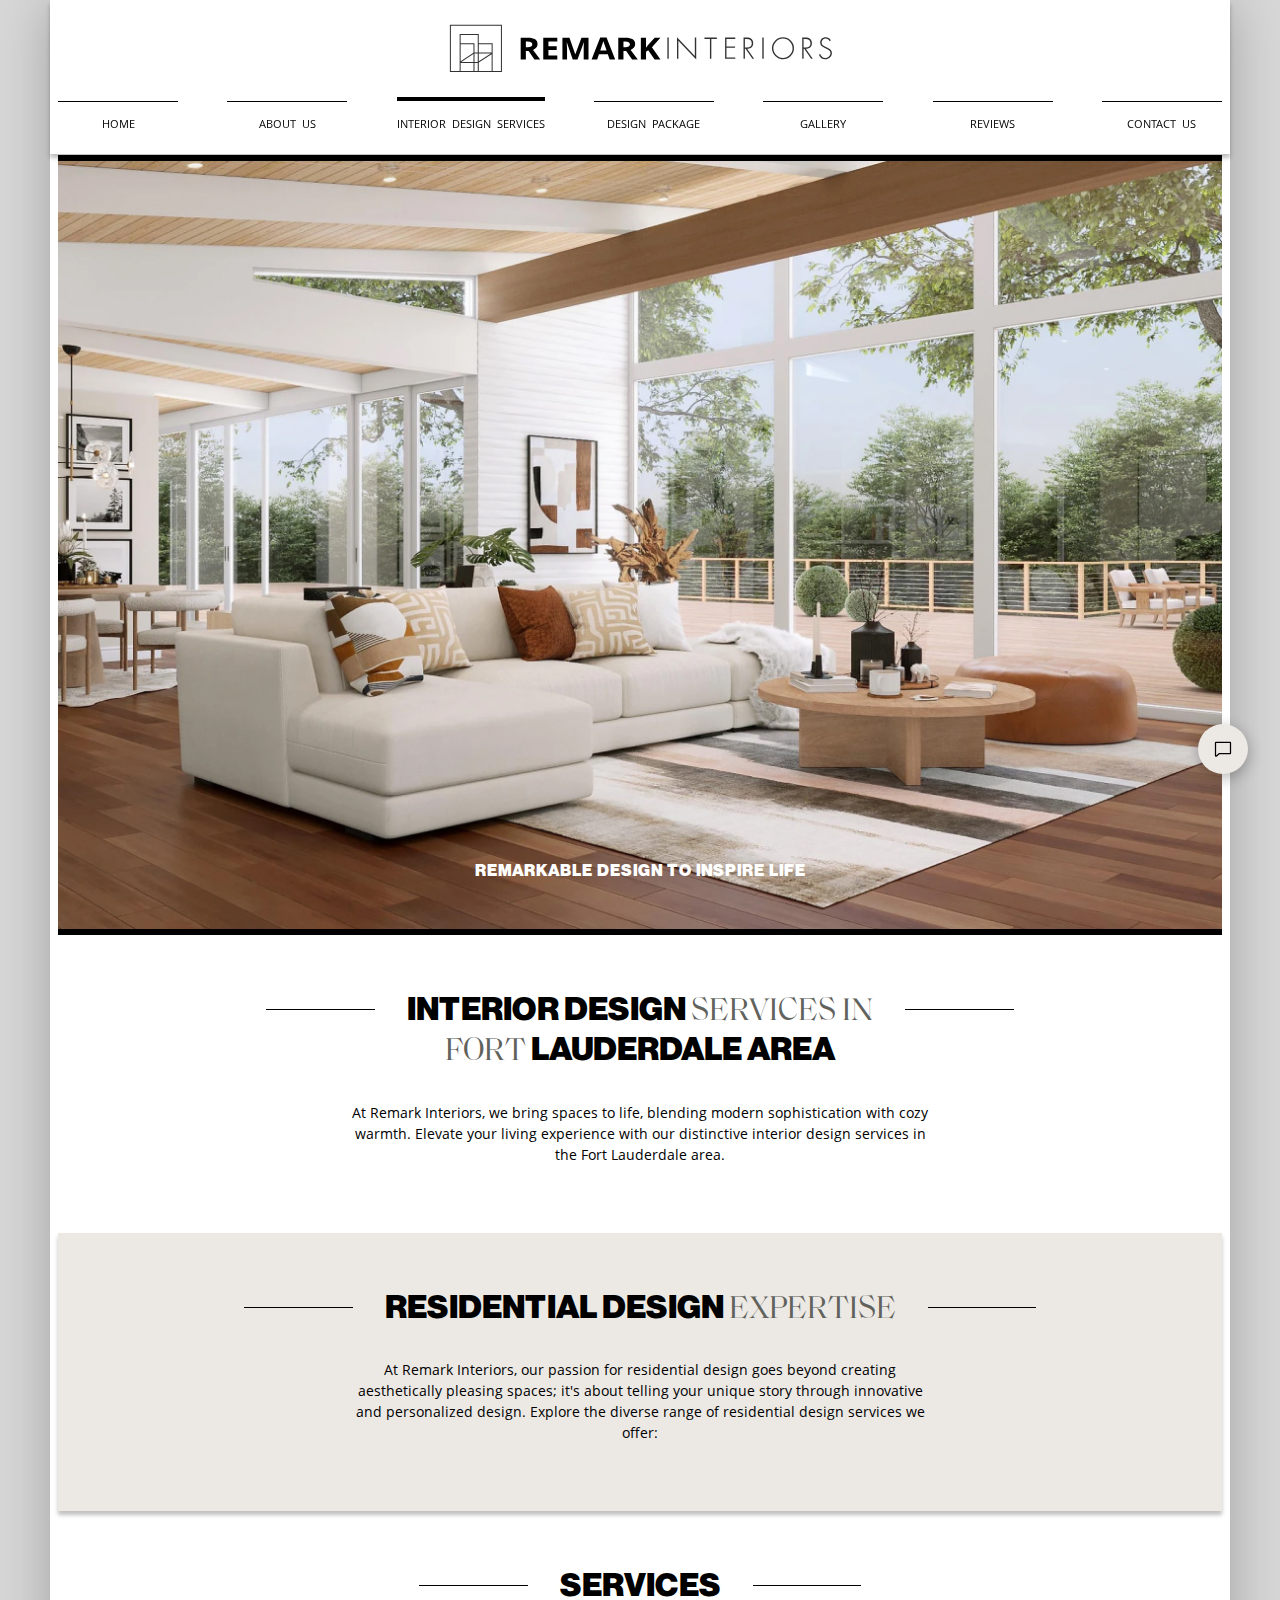
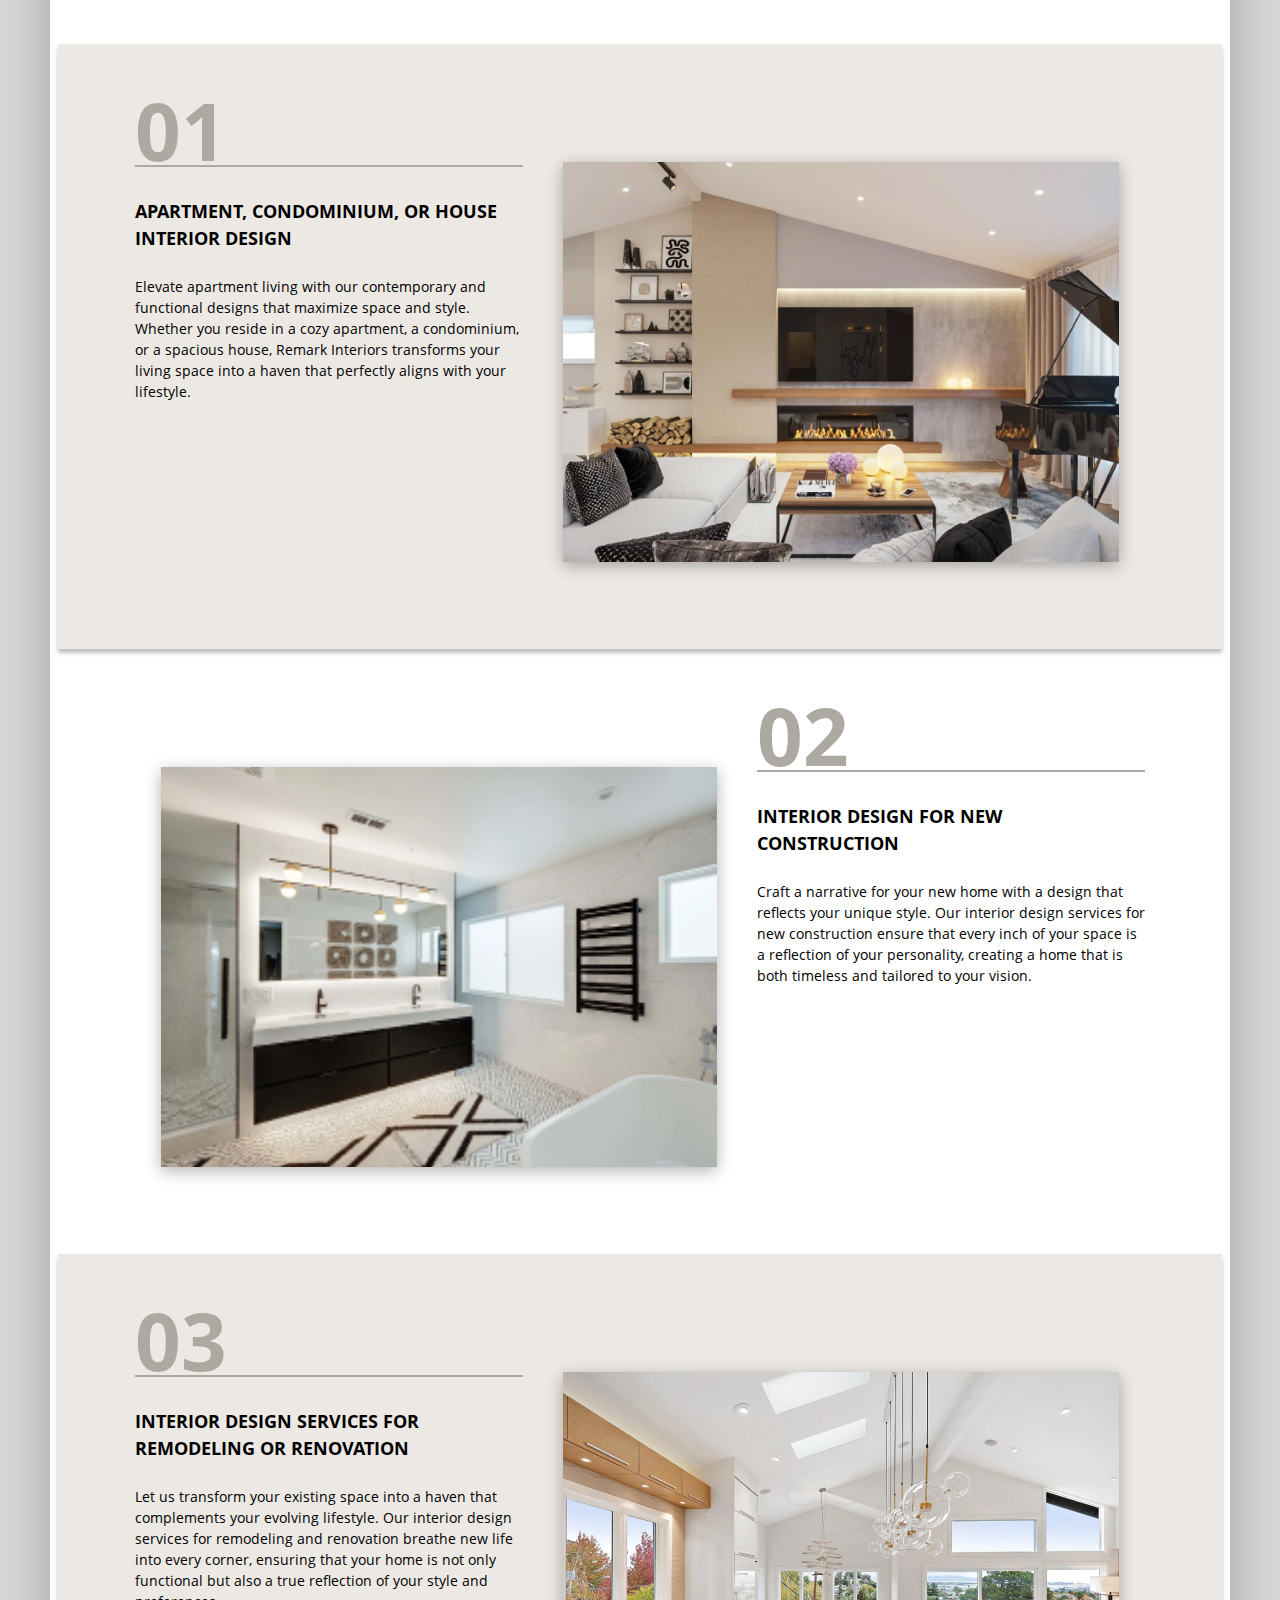
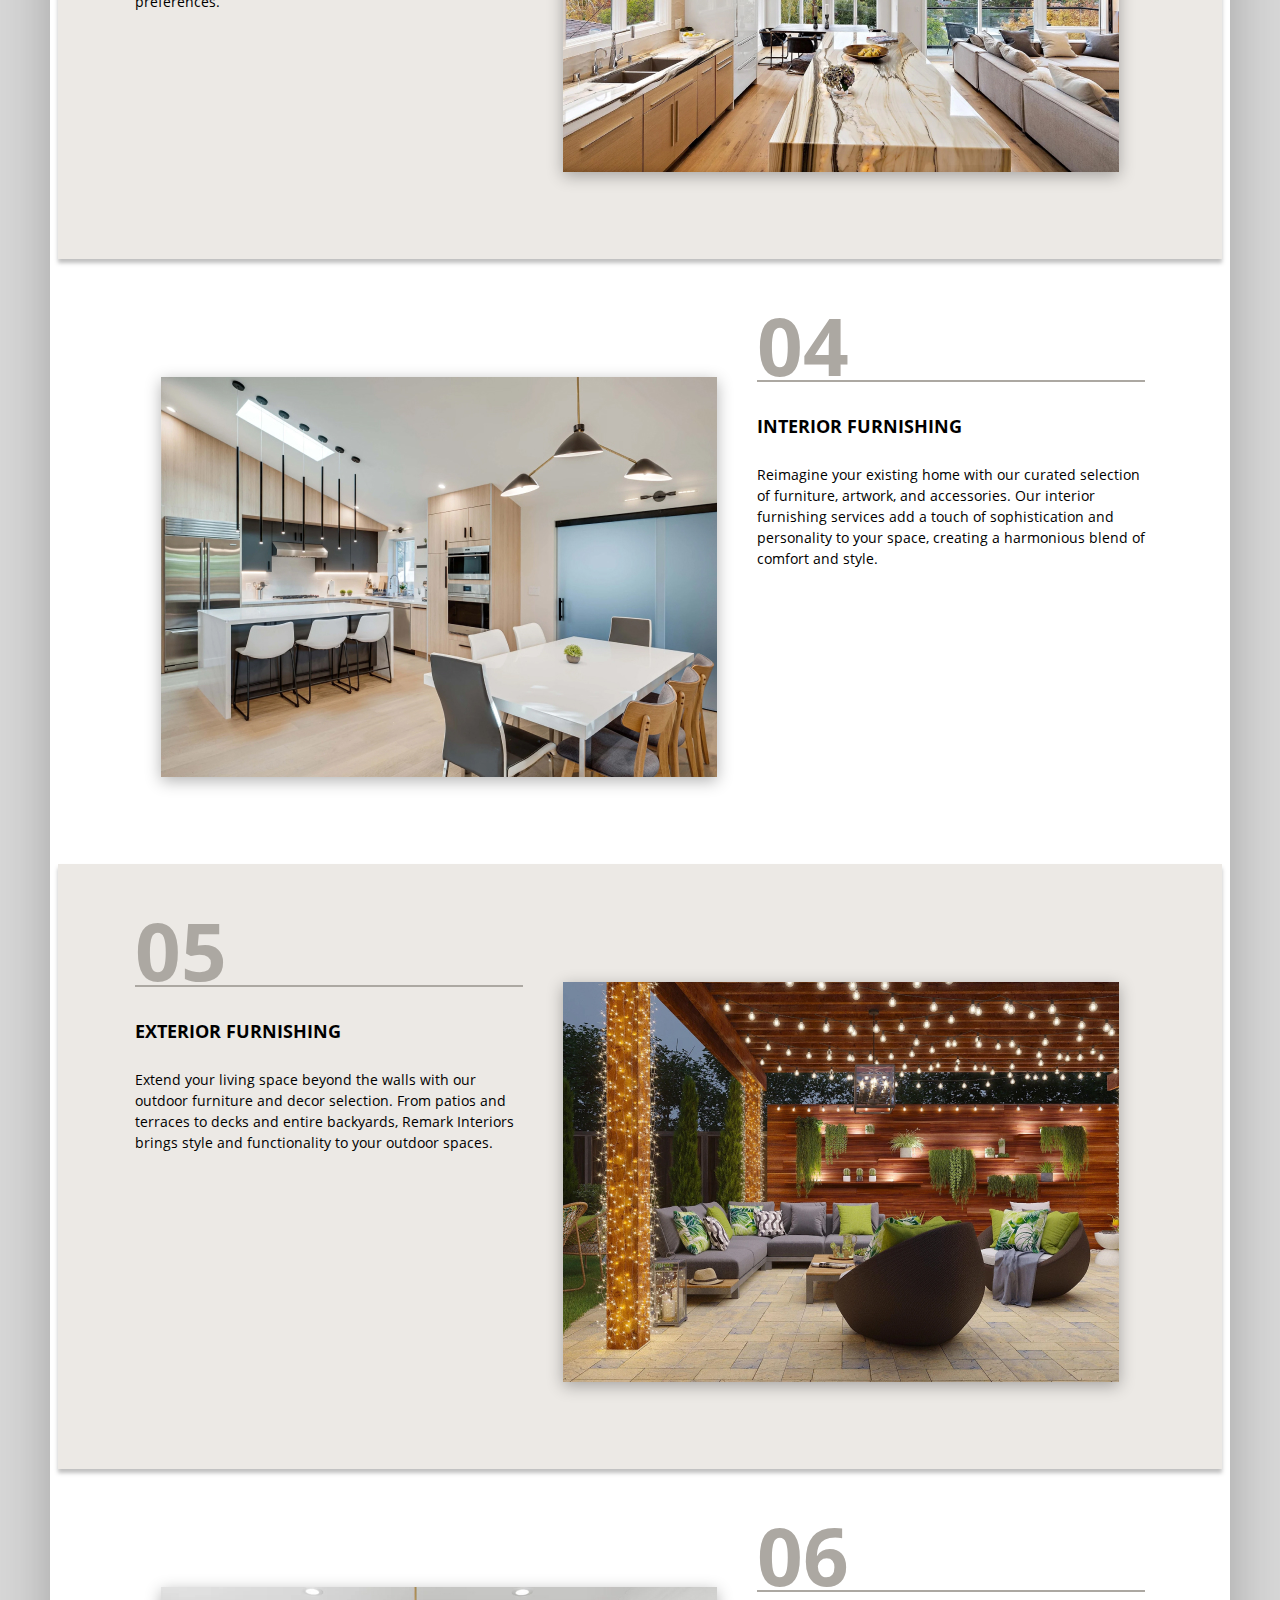
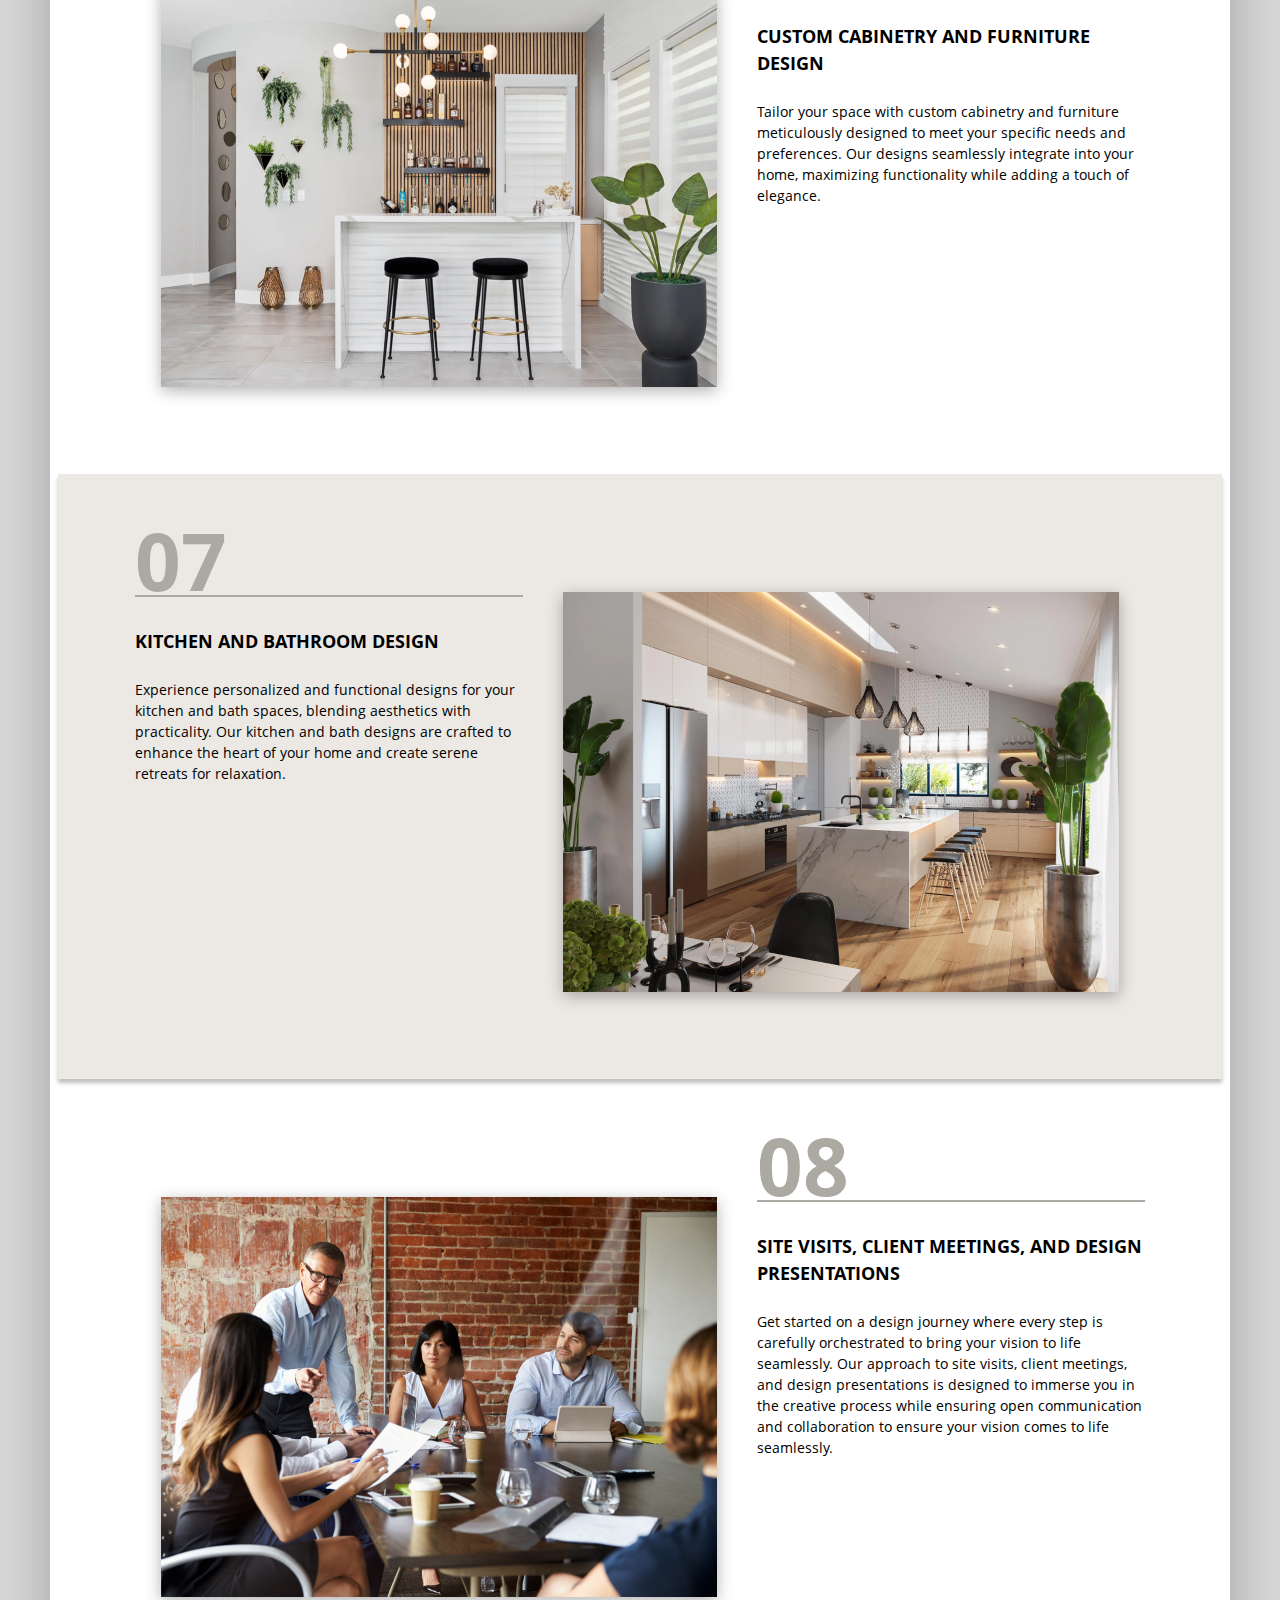
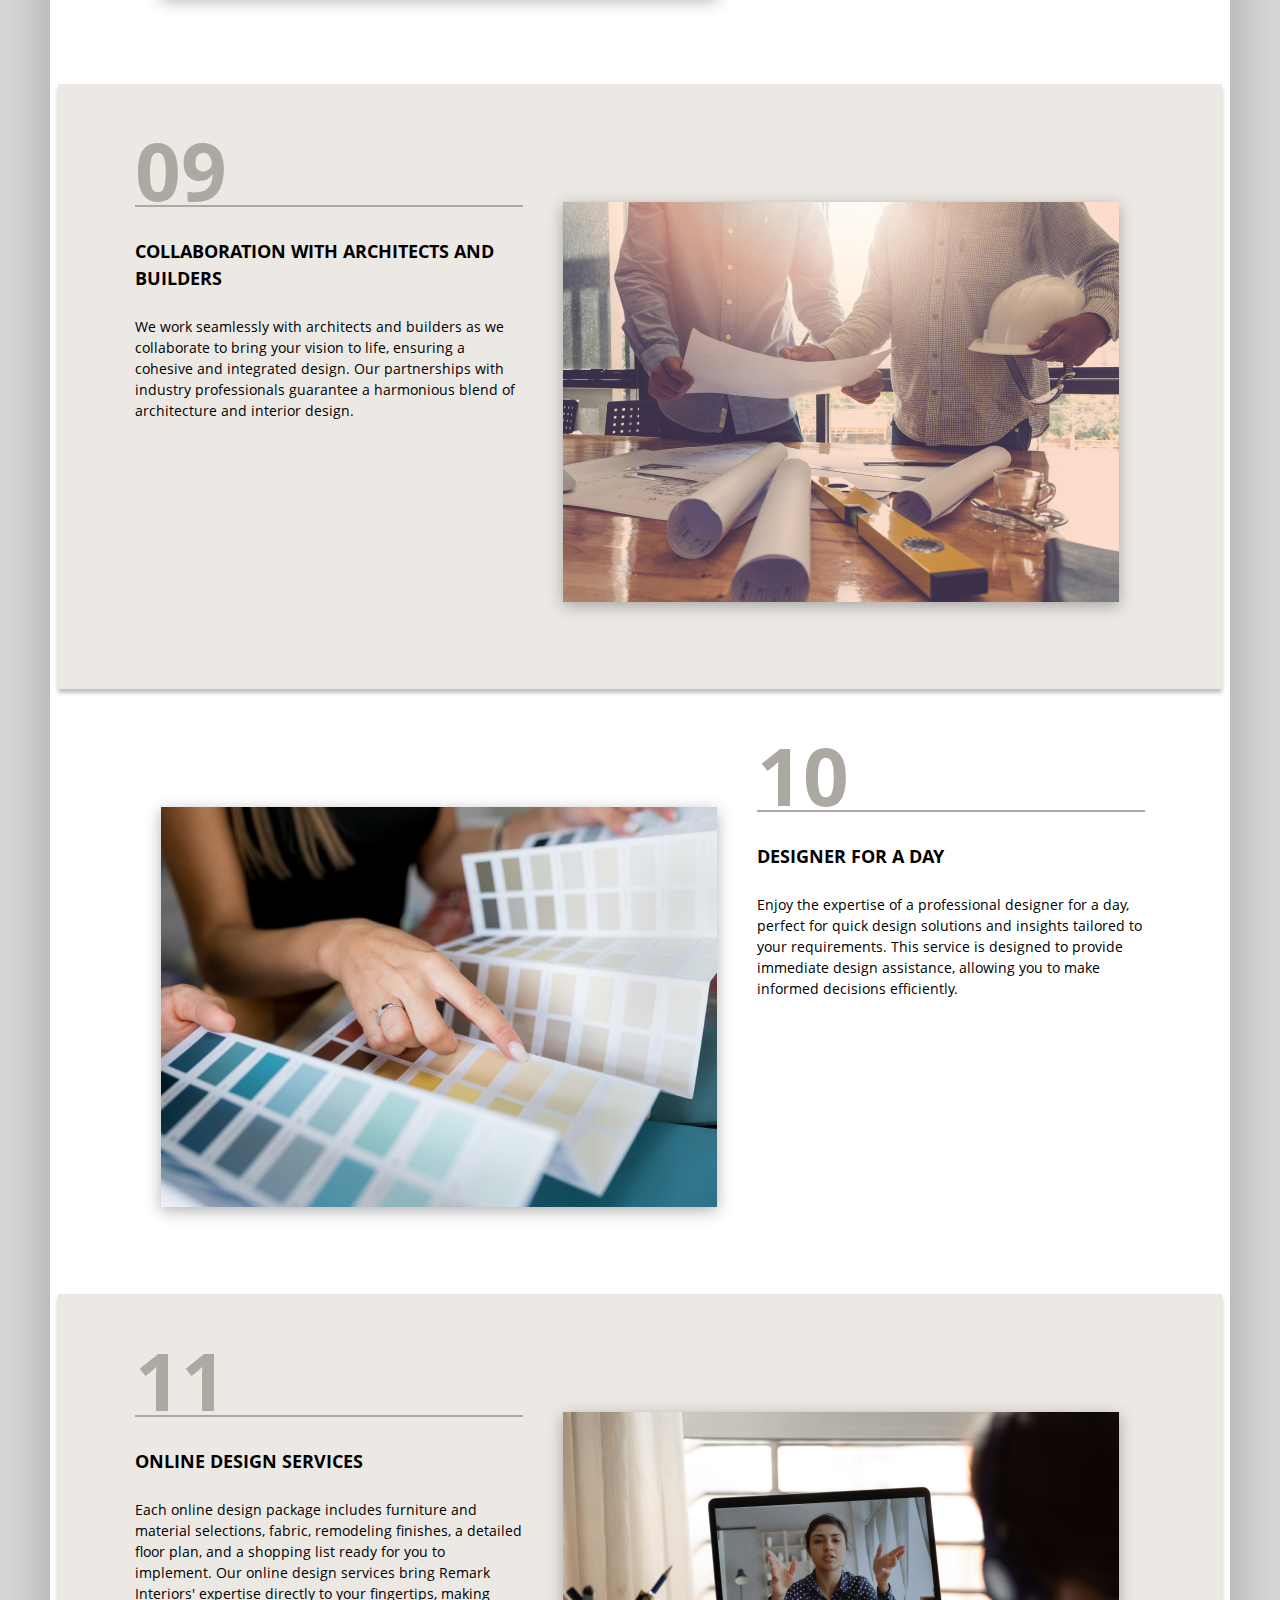
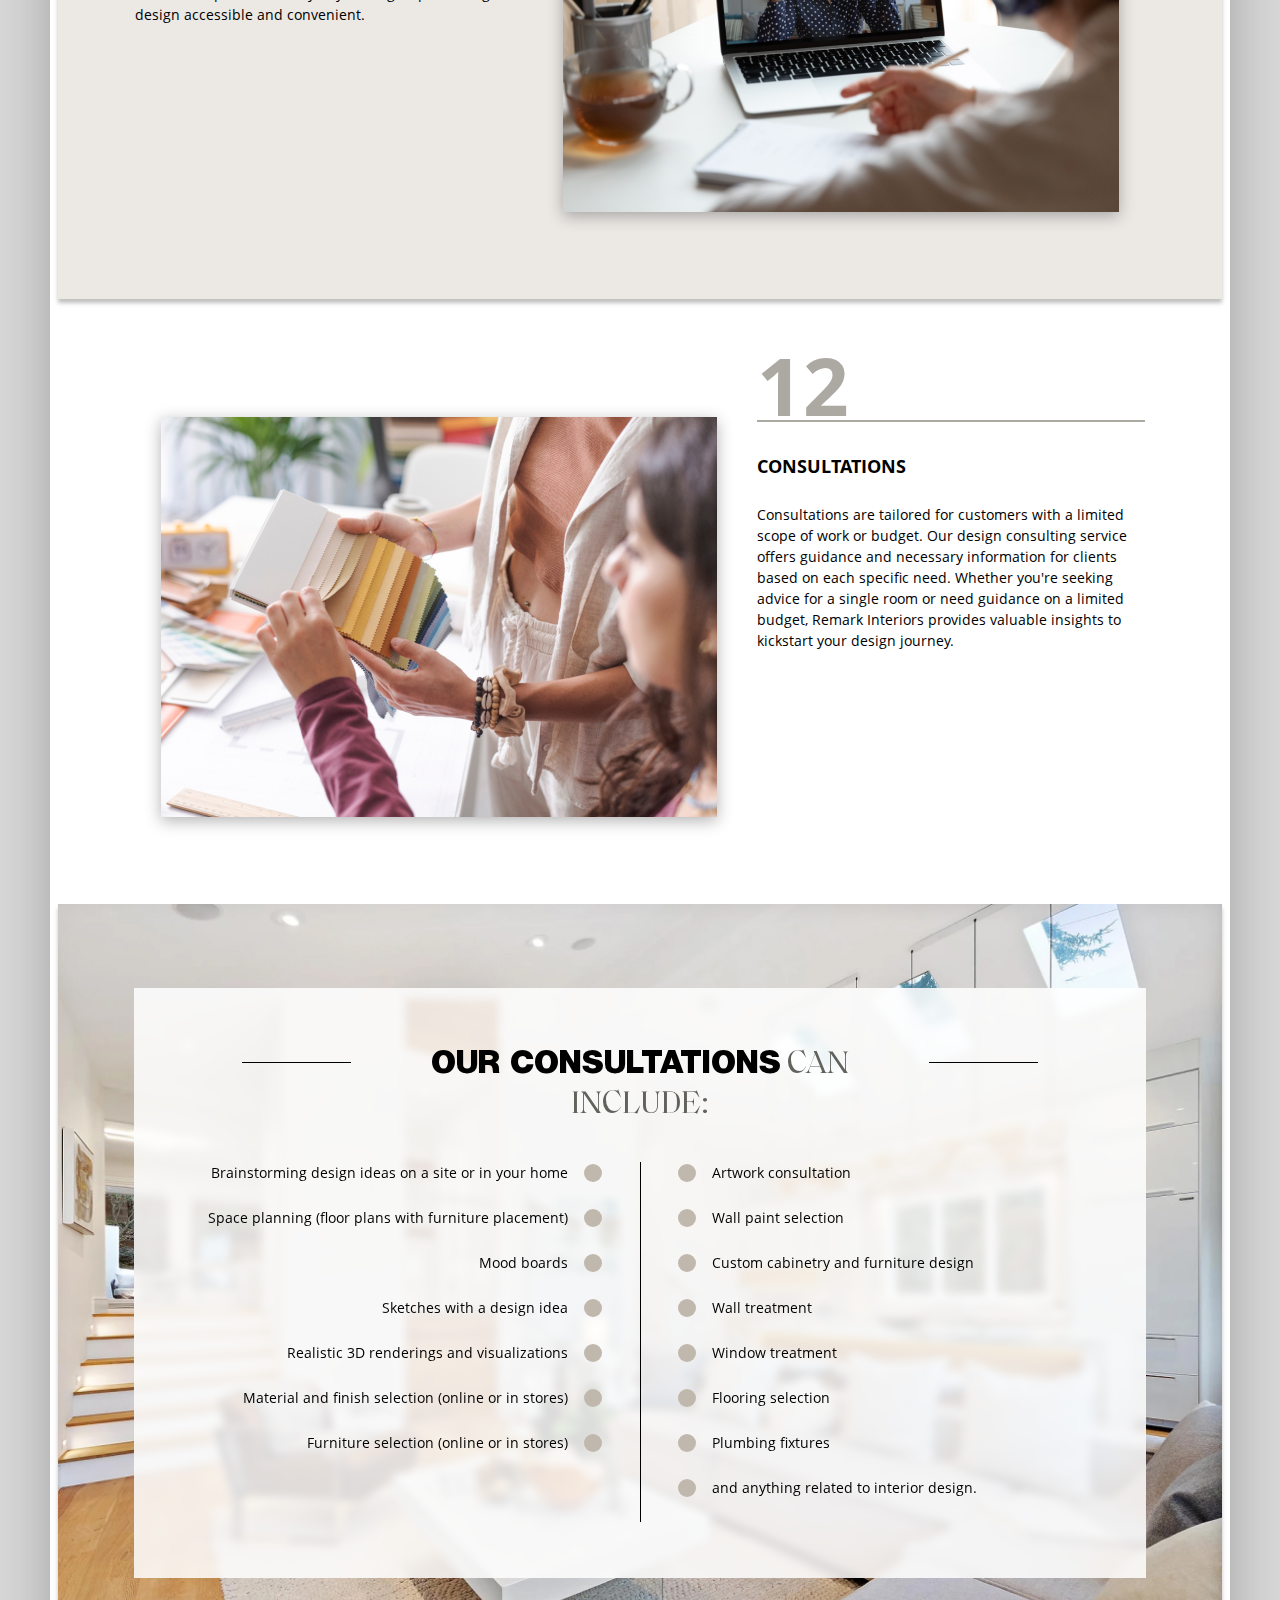
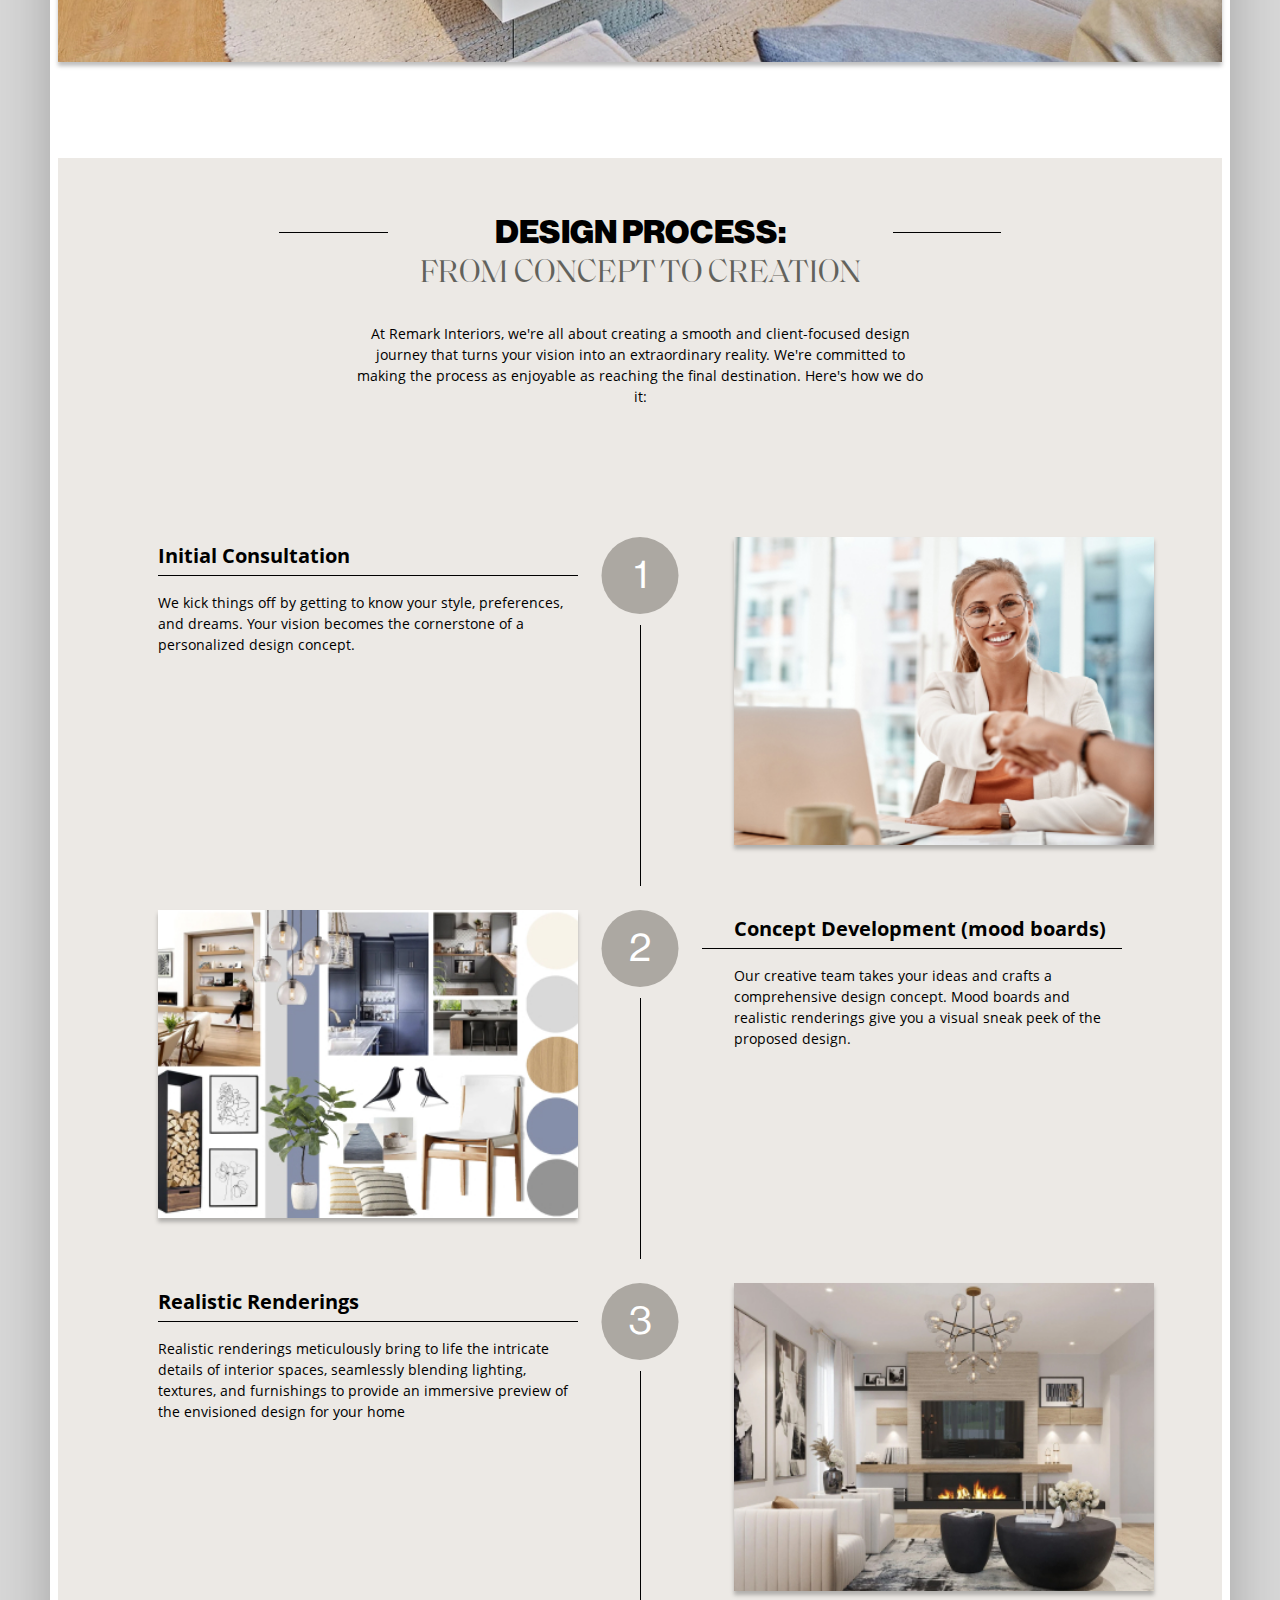
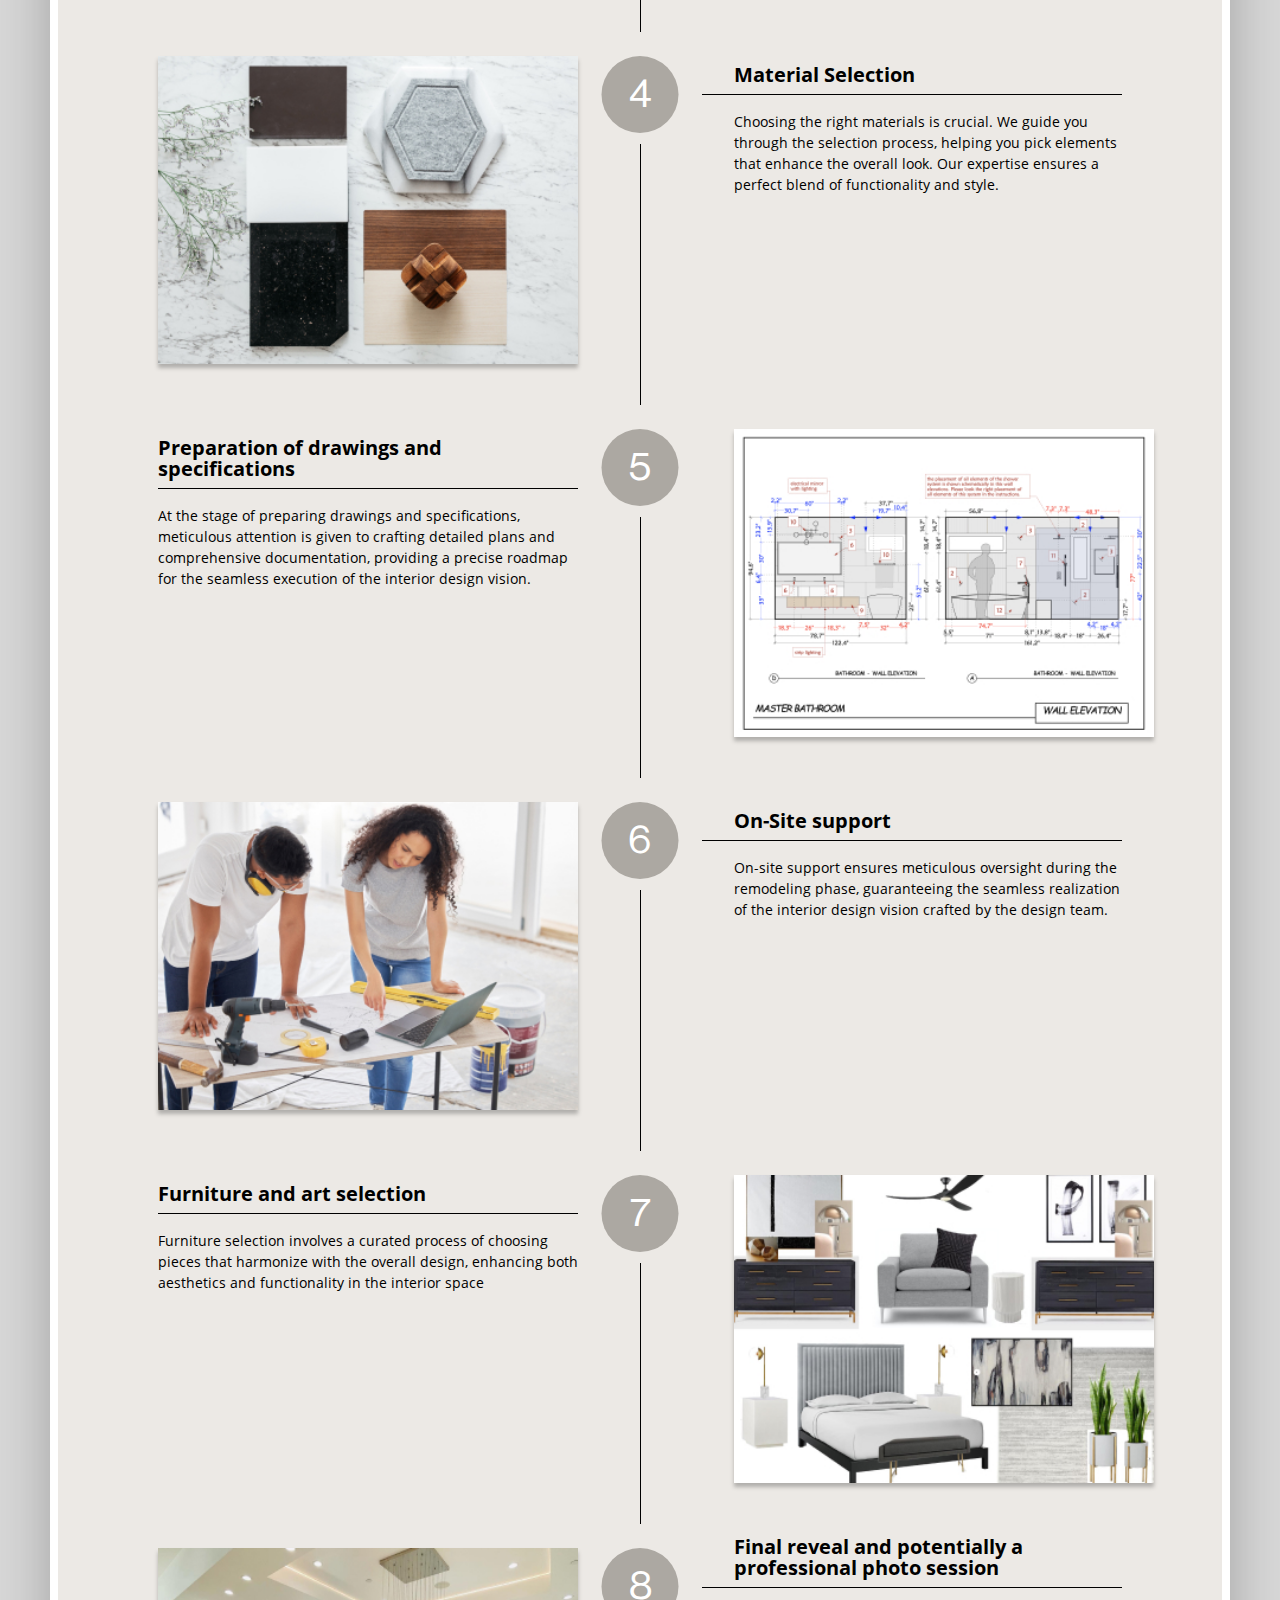
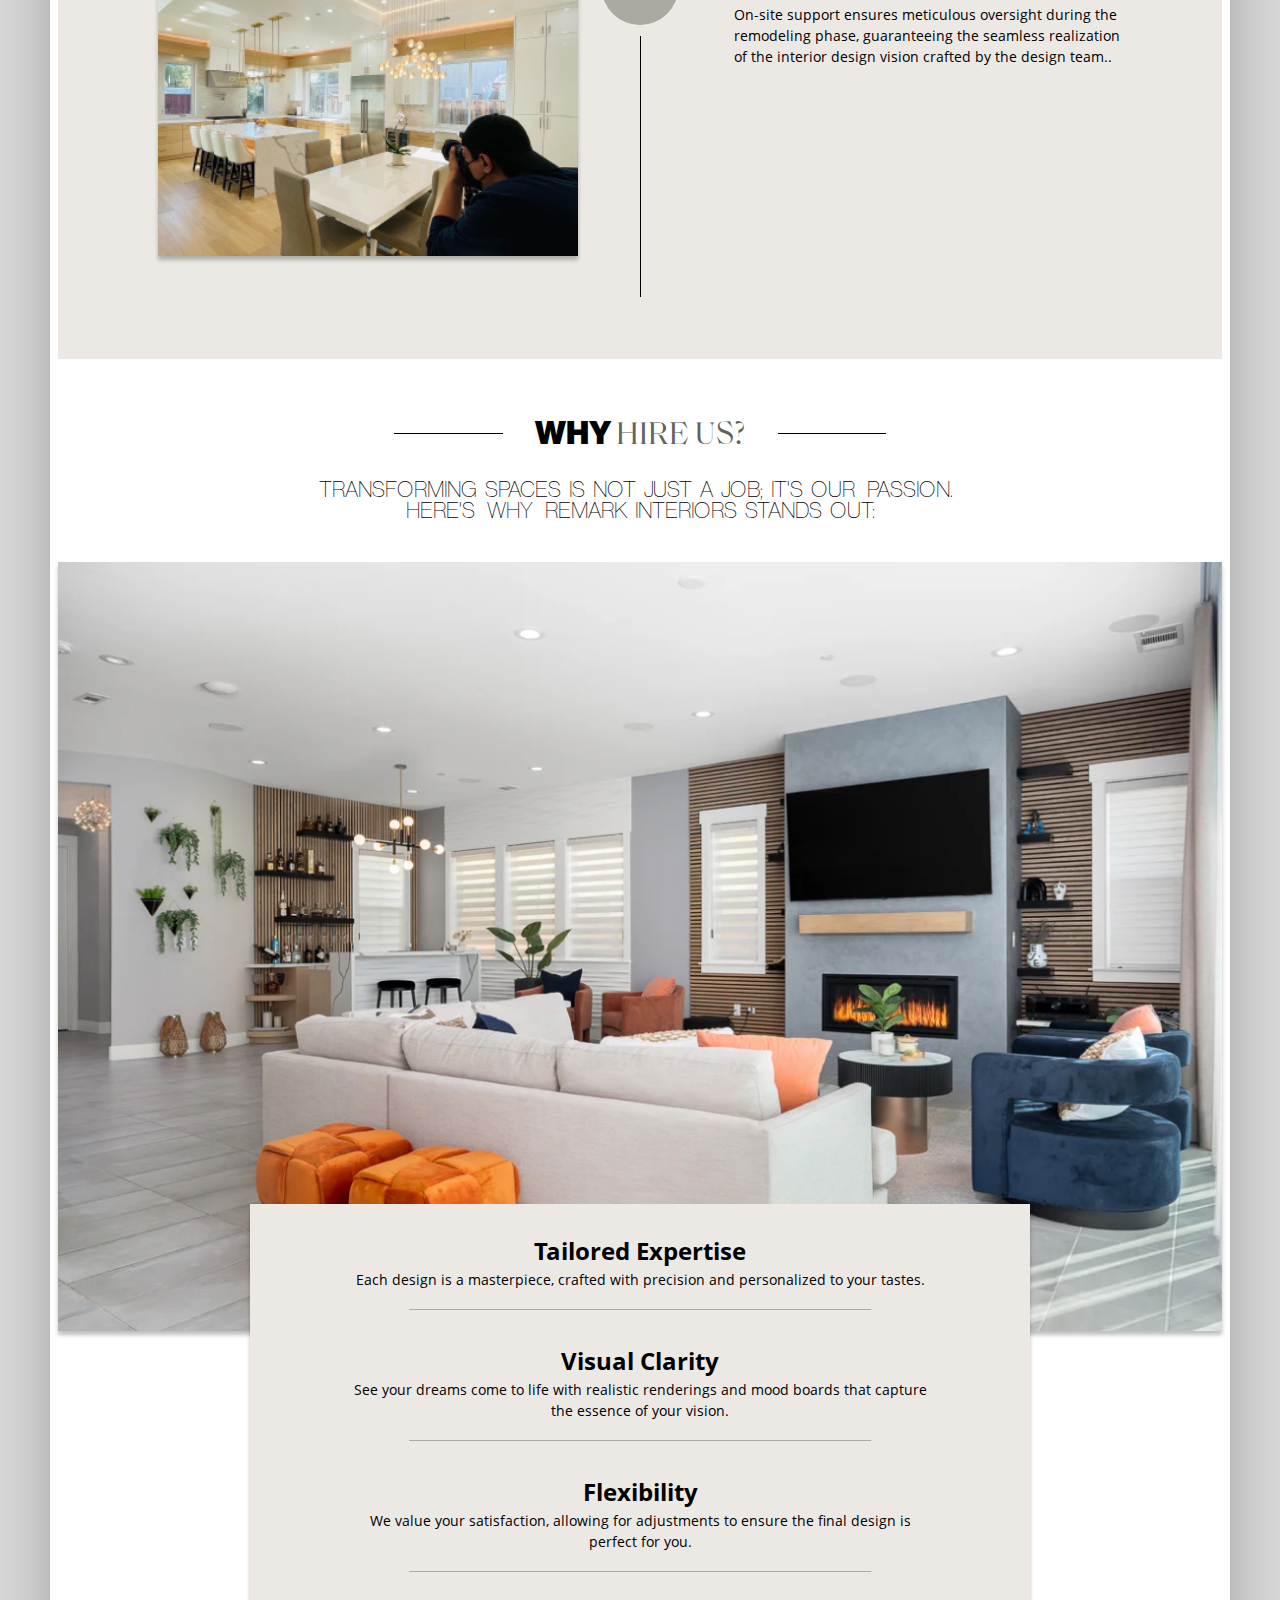
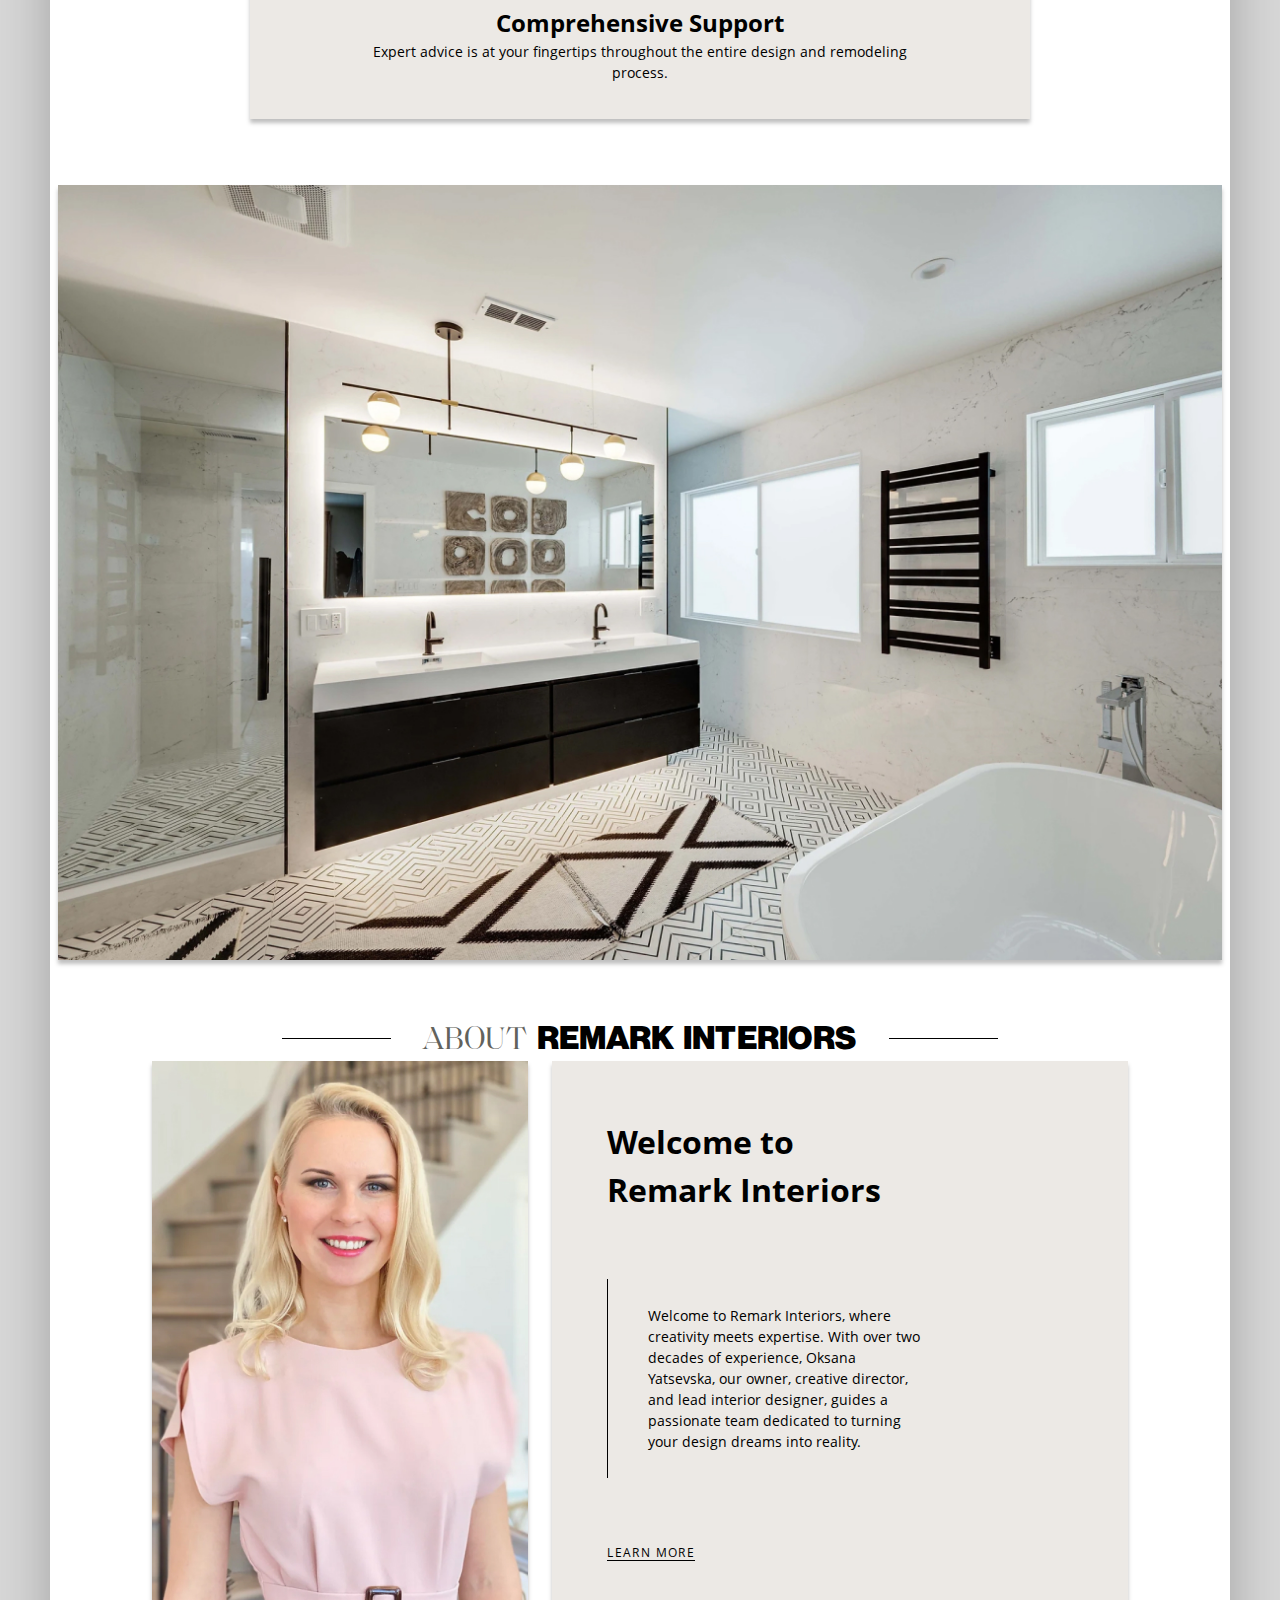
<file: sevices.html>
<!DOCTYPE html>
<html lang="en">

<head>
    <meta charset="UTF-8">
    <meta name="viewport" content="width=device-width, initial-scale=1.0">
    <title>Interior design services</title>
    <link rel="stylesheet" href="https://cdn.jsdelivr.net/npm/swiper@11/swiper-bundle.min.css" />
    <link rel="stylesheet" href="assets/css/style.css">
</head>

<body>
    <div class="wrapper">
        <header id="header" class="header">
            <div class="header__logo">
                <a href="index.html"><img src="assets/img/logo.svg" alt=""></a>
            </div>
            <nav class="header__nav">
                <div class="close">
                    <svg width="24" height="24" viewBox="0 0 24 24" fill="none" xmlns="http://www.w3.org/2000/svg">
                        <path d="M19.2807 18.2194C19.3504 18.2891 19.4056 18.3718 19.4433 18.4628C19.4811 18.5539 19.5005 18.6515 19.5005 18.75C19.5005 18.8485 19.4811 18.9461 19.4433 19.0372C19.4056 19.1282 19.3504 19.2109 19.2807 19.2806C19.211 19.3503 19.1283 19.4056 19.0372 19.4433C18.9462 19.481 18.8486 19.5004 18.7501 19.5004C18.6515 19.5004 18.5539 19.481 18.4629 19.4433C18.3718 19.4056 18.2891 19.3503 18.2194 19.2806L12.0001 13.0603L5.78068 19.2806C5.63995 19.4214 5.44907 19.5004 5.25005 19.5004C5.05103 19.5004 4.86016 19.4214 4.71943 19.2806C4.5787 19.1399 4.49963 18.949 4.49963 18.75C4.49963 18.551 4.5787 18.3601 4.71943 18.2194L10.9397 12L4.71943 5.78062C4.5787 5.63989 4.49963 5.44902 4.49963 5.25C4.49963 5.05097 4.5787 4.8601 4.71943 4.71937C4.86016 4.57864 5.05103 4.49958 5.25005 4.49958C5.44907 4.49958 5.63995 4.57864 5.78068 4.71937L12.0001 10.9397L18.2194 4.71937C18.3602 4.57864 18.551 4.49958 18.7501 4.49958C18.9491 4.49958 19.1399 4.57864 19.2807 4.71937C19.4214 4.8601 19.5005 5.05097 19.5005 5.25C19.5005 5.44902 19.4214 5.63989 19.2807 5.78062L13.0604 12L19.2807 18.2194Z" fill="black"/>
                    </svg>
                </div>
                <ul>
                    <li><a href="index.html">Home</a></li>
                    <li><a href="about.html">About&nbsp us</a></li>
                    <li class="active"><a href="sevices.html">Interior&nbsp design&nbsp services</a></li>
                    <li><a href="design.html">design&nbsp package</a></li>
                    <li><a href="gallery.html">gallery</a></li>
                    <li><a href="reviews.html">reviews</a></li>
                    <li><a href="contact.html">contact&nbsp us</a></li>
                </ul>
            </nav>
            <div class="header__phone">
                <a href="tel:">
                    <svg width="20" height="20" viewBox="0 0 20 20" fill="none" xmlns="http://www.w3.org/2000/svg">
                        <path
                            d="M18.3881 13.1231C17.1643 13.1231 15.9625 12.932 14.8241 12.5553C14.2655 12.3652 13.5801 12.5397 13.2392 12.8889L10.991 14.5858C8.38437 13.1948 6.77834 11.5897 5.40568 9.00241L7.05307 6.81296C7.48122 6.38573 7.63467 5.76095 7.45091 5.17569C7.07237 4.03089 6.88035 2.82912 6.88035 1.60439C6.88035 0.720519 6.1609 0.000198364 5.27612 0.000198364H1.60468C0.71989 0.000198364 0.000488281 0.720519 0.000488281 1.60439C0.000488281 11.744 8.24933 19.9929 18.3881 19.9929C19.2729 19.9929 19.9923 19.2725 19.9923 18.3887V14.7273C19.9923 13.8426 19.2729 13.1231 18.3881 13.1231Z"
                            fill="#221E1F" />
                    </svg>
                </a>
            </div>
            <div class="header__menu">
                <svg width="26" height="18" viewBox="0 0 26 18" fill="none" xmlns="http://www.w3.org/2000/svg">
                    <path d="M1 1H25" stroke="black" stroke-linecap="round" />
                    <path d="M1 9H25" stroke="black" stroke-linecap="round" />
                    <path d="M1 17H25" stroke="black" stroke-linecap="round" />
                </svg>
            </div>
        </header>
        <main class="main">
            <section id="about-top" class="about-top">
                <div class="top__wrapper">
                    <div class="top__title">
                        Remarkable&nbsp Design&nbsp to&nbsp Inspire&nbsp Life
                    </div>
                    <img src="assets/img/services-1.jpg" alt="">
                </div>
            </section>
            <section class="box-title services-fort">
                <div class="services-fort__title--desktop">
                    <h2>Interior Design <span>Services in <br>Fort</span> Lauderdale Area</h2>
                </div>
                <div class="services-fort__title--mobil">
                    <h2>Interior <span>Design<br>Services </span>in Fort<br>Lauderdale <span>Area</span></h2>
                </div>
                
                <p>At Remark Interiors, we bring spaces to life, blending modern sophistication with cozy warmth.
                    Elevate your living experience with our distinctive interior design services in the Fort Lauderdale
                    area.</p>
            </section>
            <section class="box-title services-expertize shadow">
                <h2>Residential Design <span>Expertise</span></h2>
                <p>At Remark Interiors, our passion for residential design goes beyond creating aesthetically pleasing
                    spaces; it's about telling your unique story through innovative and personalized design. Explore the
                    diverse range of residential design services we offer:</p>
            </section>
            <section class="box-title">
                <h2>Services</h2>
            </section>
            <section class="serwices-wrapper">
                <div class="services-item shadow">
                    <div class="services-item__info">
                        <div class="services-item__count">
                            01
                        </div>
                        <div class="services-item__title">
                            Apartment, Condominium, or House Interior Design
                        </div>
                        <p>
                            Elevate apartment living with our contemporary and functional designs that maximize space
                            and style. Whether you reside in a cozy apartment, a condominium, or a spacious house,
                            Remark Interiors transforms your living space into a haven that perfectly aligns with your
                            lifestyle.
                        </p>
                    </div>
                    <div class="services-item__img">
                        <img src="assets/img/services-item-1.jpg" alt="">
                    </div>
                </div>
                <div class="services-item shadow">
                    <div class="services-item__info">
                        <div class="services-item__count">
                            02
                        </div>
                        <div class="services-item__title">
                            Interior Design for New Construction
                        </div>
                        <p>
                            Craft a narrative for your new home with a design that reflects your unique style. Our
                            interior design services for new construction ensure that every inch of your space is a
                            reflection of your personality, creating a home that is both timeless and tailored to your
                            vision.
                        </p>
                    </div>
                    <div class="services-item__img">
                        <img src="assets/img/services-item-2.jpg" alt="">
                    </div>
                </div>
                <div class="services-item shadow">
                    <div class="services-item__info">
                        <div class="services-item__count">
                            03
                        </div>
                        <div class="services-item__title">
                            Interior Design Services for Remodeling or Renovation
                        </div>
                        <p>
                            Let us transform your existing space into a haven that complements your evolving lifestyle.
                            Our interior design services for remodeling and renovation breathe new life into every
                            corner, ensuring that your home is not only functional but also a true reflection of your
                            style and preferences.
                        </p>
                    </div>
                    <div class="services-item__img">
                        <img src="assets/img/services-item-3.jpg" alt="">
                    </div>
                </div>
                <div class="services-item shadow">
                    <div class="services-item__info">
                        <div class="services-item__count">
                            04
                        </div>
                        <div class="services-item__title">
                            Interior Furnishing
                        </div>
                        <p>
                            Reimagine your existing home with our curated selection of furniture, artwork, and
                            accessories. Our interior furnishing services add a touch of sophistication and personality
                            to your space, creating a harmonious blend of comfort and style.
                        </p>
                    </div>
                    <div class="services-item__img">
                        <img src="assets/img/services-item-4.jpg" alt="">
                    </div>
                </div>
                <div class="services-item shadow">
                    <div class="services-item__info">
                        <div class="services-item__count">
                            05
                        </div>
                        <div class="services-item__title">
                            Exterior Furnishing
                        </div>
                        <p>
                            Extend your living space beyond the walls with our outdoor furniture and decor selection.
                            From patios and terraces to decks and entire backyards, Remark Interiors brings style and
                            functionality to your outdoor spaces.
                        </p>
                    </div>
                    <div class="services-item__img">
                        <img src="assets/img/services-item-5.jpg" alt="">
                    </div>
                </div>
                <div class="services-item shadow">
                    <div class="services-item__info">
                        <div class="services-item__count">
                            06
                        </div>
                        <div class="services-item__title">
                            Custom Cabinetry and Furniture Design
                        </div>
                        <p>
                            Tailor your space with custom cabinetry and furniture meticulously designed to meet your
                            specific needs and preferences. Our designs seamlessly integrate into your home, maximizing
                            functionality while adding a touch of elegance.
                        </p>
                    </div>
                    <div class="services-item__img">
                        <img src="assets/img/services-item-6.jpg" alt="">
                    </div>
                </div>
                <div class="services-item shadow">
                    <div class="services-item__info">
                        <div class="services-item__count">
                            07
                        </div>
                        <div class="services-item__title">
                            Kitchen and Bathroom Design
                        </div>
                        <p>
                            Experience personalized and functional designs for your kitchen and bath spaces, blending
                            aesthetics with practicality. Our kitchen and bath designs are crafted to enhance the heart
                            of your home and create serene retreats for relaxation.
                        </p>
                    </div>
                    <div class="services-item__img">
                        <img src="assets/img/services-item-7.jpg" alt="">
                    </div>
                </div>
                <div class="services-item shadow">
                    <div class="services-item__info">
                        <div class="services-item__count">
                            08
                        </div>
                        <div class="services-item__title">
                            Site Visits, Client Meetings, and Design Presentations
                        </div>
                        <p>
                            Get started on a design journey where every step is carefully orchestrated to bring your
                            vision to life seamlessly. Our approach to site visits, client meetings, and design
                            presentations is designed to immerse you in the creative process while ensuring open
                            communication and collaboration to ensure your vision comes to life seamlessly.
                        </p>
                    </div>
                    <div class="services-item__img">
                        <img src="assets/img/services-item-8.jpg" alt="">
                    </div>
                </div>
                <div class="services-item shadow">
                    <div class="services-item__info">
                        <div class="services-item__count">
                            09
                        </div>
                        <div class="services-item__title">
                            Collaboration with Architects and Builders
                        </div>
                        <p>
                            We work seamlessly with architects and builders as we collaborate to bring your vision to
                            life, ensuring a cohesive and integrated design. Our partnerships with industry
                            professionals guarantee a harmonious blend of architecture and interior design.
                        </p>
                    </div>
                    <div class="services-item__img">
                        <img src="assets/img/services-item-9.jpg" alt="">
                    </div>
                </div>
                <div class="services-item shadow">
                    <div class="services-item__info">
                        <div class="services-item__count">
                            10
                        </div>
                        <div class="services-item__title">
                            Designer for a Day
                        </div>
                        <p>
                            Enjoy the expertise of a professional designer for a day, perfect for quick design solutions
                            and insights tailored to your requirements. This service is designed to provide immediate
                            design assistance, allowing you to make informed decisions efficiently.
                        </p>
                    </div>
                    <div class="services-item__img">
                        <img src="assets/img/services-item-10.jpg" alt="">
                    </div>
                </div>
                <div class="services-item shadow">
                    <div class="services-item__info">
                        <div class="services-item__count">
                            11
                        </div>
                        <div class="services-item__title">
                            Online Design Services
                        </div>
                        <p>
                            Each online design package includes furniture and material selections, fabric, remodeling
                            finishes, a detailed floor plan, and a shopping list ready for you to implement. Our online
                            design services bring Remark Interiors' expertise directly to your fingertips, making design
                            accessible and convenient.
                        </p>
                    </div>
                    <div class="services-item__img">
                        <img src="assets/img/services-item-11.jpg" alt="">
                    </div>
                </div>
                <div class="services-item shadow">
                    <div class="services-item__info">
                        <div class="services-item__count">
                            12
                        </div>
                        <div class="services-item__title">
                            Consultations
                        </div>
                        <p>
                            Consultations are tailored for customers with a limited scope of work or budget. Our design
                            consulting service offers guidance and necessary information for clients based on each
                            specific need. Whether you're seeking advice for a single room or need guidance on a limited
                            budget, Remark Interiors provides valuable insights to kickstart your design journey.
                        </p>
                    </div>
                    <div class="services-item__img">
                        <img src="assets/img/services-item-12.jpg" alt="">
                    </div>
                </div>
                <div class="services__more">
                    <svg width="22" height="12" viewBox="0 0 22 12" fill="none" xmlns="http://www.w3.org/2000/svg">
                        <path d="M21.7074 1.70757L11.7074 11.7076C11.6146 11.8005 11.5043 11.8743 11.3829 11.9246C11.2615 11.975 11.1314 12.0009 10.9999 12.0009C10.8685 12.0009 10.7384 11.975 10.617 11.9246C10.4956 11.8743 10.3853 11.8005 10.2924 11.7076L0.292446 1.70757C0.104805 1.51993 -0.000610352 1.26543 -0.000610352 1.00007C-0.000610352 0.734704 0.104805 0.480208 0.292446 0.292567C0.480086 0.104927 0.734582 -0.000488281 0.999946 -0.000488281C1.26531 -0.000488281 1.5198 0.104927 1.70745 0.292567L10.9999 9.58632L20.2924 0.292567C20.3854 0.199657 20.4957 0.125957 20.617 0.0756741C20.7384 0.0253914 20.8686 -0.000488281 20.9999 -0.000488281C21.1313 -0.000488281 21.2614 0.0253914 21.3828 0.0756741C21.5042 0.125957 21.6145 0.199657 21.7074 0.292567C21.8004 0.385477 21.8741 0.495778 21.9243 0.617171C21.9746 0.738564 22.0005 0.868673 22.0005 1.00007C22.0005 1.13146 21.9746 1.26157 21.9243 1.38296C21.8741 1.50436 21.8004 1.61466 21.7074 1.70757Z" fill="#ACA8A2"/>
                    </svg>
                </div>
            </section>
            <section class="services-consultation" style="background-image: url(assets/img/consultation.jpg);">
                <div class="services-consultation__wrapper">
                    <div class="box-title">
                        <h2>Our&nbsp consultations<span> can include:</span></h2>
                    </div>
                    <div class="services-consultation__inner">
                        <div class="services-consultation__item">
                            <ul class="services-consultation__left-list">
                                <li>Brainstorming design ideas on a site or in your home</li>
                                <li>Space planning (floor plans with furniture placement)</li>
                                <li>Mood boards</li>
                                <li>Sketches with a design idea</li>
                                <li>Realistic 3D renderings and visualizations</li>
                                <li>Material and finish selection (online or in stores)</li>
                                <li>Furniture selection (online or in stores)</li>
                            </ul>
                        </div>
                        <div class="services-consultation__item">
                            <ul class="services-consultation__right-list">
                                <li>Artwork consultation</li>
                                <li>Wall paint selection</li>
                                <li>Custom cabinetry and furniture design</li>
                                <li>Wall treatment</li>
                                <li>Window treatment</li>
                                <li>Flooring selection</li>
                                <li>Plumbing fixtures</li>
                                <li>and anything related to interior design.</li>
                            </ul>
                        </div>
                    </div>
                </div>
            </section>
            <section class="box-title services-process">
                <h2>Design Process:<br><span>From Concept to Creation</span></h2>
                <p>At Remark Interiors, we're all about creating a smooth and client-focused design journey that turns
                    your vision into an extraordinary reality. We're committed to making the process as enjoyable as
                    reaching the final destination. Here's how we do it:
                </p>
                <div class="services-process__wrapper">
                    <div class="services-process__item">
                        <div class="services-process__item--count">1</div>
                        <div class="services-process__item--info">
                            <div class="services-process__item--title">
                                Initial Consultation
                            </div>
                            <div class="services-process__item--text">
                                We kick things off by getting to know your style, preferences, and dreams. Your vision
                                becomes the cornerstone of a personalized design concept.
                            </div>
                        </div>
                        <div class="services-process__item--img shadow">
                            <img src="assets/img/process-1.jpg" alt="">
                        </div>
                    </div>
                    <div class="services-process__item">
                        <div class="services-process__item--count">2</div>
                        <div class="services-process__item--info">
                            <div class="services-process__item--title">
                                Concept Development (mood boards)
                            </div>
                            <div class="services-process__item--text">
                                Our creative team takes your ideas and crafts a comprehensive design concept. Mood
                                boards and realistic renderings give you a visual sneak peek of the proposed design.
                            </div>
                        </div>
                        <div class="services-process__item--img shadow">
                            <img src="assets/img/process-2.jpg" alt="">
                        </div>
                    </div>
                    <div class="services-process__item">
                        <div class="services-process__item--count">3</div>
                        <div class="services-process__item--info">
                            <div class="services-process__item--title">
                                Realistic Renderings
                            </div>
                            <div class="services-process__item--text">
                                Realistic renderings meticulously bring to life the intricate details of interior
                                spaces, seamlessly blending lighting, textures, and furnishings to provide an immersive
                                preview of the envisioned design for your home
                            </div>
                        </div>
                        <div class="services-process__item--img shadow">
                            <img src="assets/img/process-3.jpg" alt="">
                        </div>
                    </div>
                    <div class="services-process__item">
                        <div class="services-process__item--count">4</div>
                        <div class="services-process__item--info">
                            <div class="services-process__item--title">
                                Material Selection
                            </div>
                            <div class="services-process__item--text">
                                Choosing the right materials is crucial. We guide you through the selection process,
                                helping you pick elements that enhance the overall look. Our expertise ensures a perfect
                                blend of functionality and style.
                            </div>
                        </div>
                        <div class="services-process__item--img shadow">
                            <img src="assets/img/process-4.jpg" alt="">
                        </div>
                    </div>
                    <div class="services-process__item">
                        <div class="services-process__item--count">5</div>
                        <div class="services-process__item--info">
                            <div class="services-process__item--title">
                                Preparation of drawings and specifications
                            </div>
                            <div class="services-process__item--text">
                                At the stage of preparing drawings and specifications, meticulous attention is given to
                                crafting detailed plans and comprehensive documentation, providing a precise roadmap for
                                the seamless execution of the interior design vision.
                            </div>
                        </div>
                        <div class="services-process__item--img shadow">
                            <img src="assets/img/process-5.jpg" alt="">
                        </div>
                    </div>
                    <div class="services-process__item">
                        <div class="services-process__item--count">6</div>
                        <div class="services-process__item--info">
                            <div class="services-process__item--title">
                                On-Site support
                            </div>
                            <div class="services-process__item--text">
                                On-site support ensures meticulous oversight during the remodeling phase, guaranteeing
                                the seamless realization of the interior design vision crafted by the design team.
                            </div>
                        </div>
                        <div class="services-process__item--img shadow">
                            <img src="assets/img/process-6.jpg" alt="">
                        </div>
                    </div>
                    <div class="services-process__item">
                        <div class="services-process__item--count">7</div>
                        <div class="services-process__item--info">
                            <div class="services-process__item--title">
                                Furniture and art selection
                            </div>
                            <div class="services-process__item--text">
                                Furniture selection involves a curated process of choosing pieces that harmonize with
                                the overall design, enhancing both aesthetics and functionality in the interior space
                            </div>
                        </div>
                        <div class="services-process__item--img shadow">
                            <img src="assets/img/process-7.jpg" alt="">
                        </div>
                    </div>
                    <div class="services-process__item">
                        <div class="services-process__item--count">8</div>
                        <div class="services-process__item--info">
                            <div class="services-process__item--title">
                                Final reveal and potentially a professional photo session
                            </div>
                            <div class="services-process__item--text">
                                On-site support ensures meticulous oversight during the remodeling phase, guaranteeing
                                the seamless realization of the interior design vision crafted by the design team..
                            </div>
                        </div>
                        <div class="services-process__item--img shadow">
                            <img src="assets/img/process-8.jpg" alt="">
                        </div>
                    </div>
                </div>
                <div class="services-process__more">
                    <svg width="22" height="12" viewBox="0 0 22 12" fill="none" xmlns="http://www.w3.org/2000/svg">
                        <path d="M21.7074 1.70757L11.7074 11.7076C11.6146 11.8005 11.5043 11.8743 11.3829 11.9246C11.2615 11.975 11.1314 12.0009 10.9999 12.0009C10.8685 12.0009 10.7384 11.975 10.617 11.9246C10.4956 11.8743 10.3853 11.8005 10.2924 11.7076L0.292446 1.70757C0.104805 1.51993 -0.000610352 1.26543 -0.000610352 1.00007C-0.000610352 0.734704 0.104805 0.480208 0.292446 0.292567C0.480086 0.104927 0.734582 -0.000488281 0.999946 -0.000488281C1.26531 -0.000488281 1.5198 0.104927 1.70745 0.292567L10.9999 9.58632L20.2924 0.292567C20.3854 0.199657 20.4957 0.125957 20.617 0.0756741C20.7384 0.0253914 20.8686 -0.000488281 20.9999 -0.000488281C21.1313 -0.000488281 21.2614 0.0253914 21.3828 0.0756741C21.5042 0.125957 21.6145 0.199657 21.7074 0.292567C21.8004 0.385477 21.8741 0.495778 21.9243 0.617171C21.9746 0.738564 22.0005 0.868673 22.0005 1.00007C22.0005 1.13146 21.9746 1.26157 21.9243 1.38296C21.8741 1.50436 21.8004 1.61466 21.7074 1.70757Z" fill="#ACA8A2"/>
                    </svg>
                </div>
            </section>
            <section class="box-title services-why">
                <h2>Why <span>hire us?</span></h2>
                <div class="box-subtitle">Transforming&nbsp spaces&nbsp is&nbsp not&nbsp just&nbsp a&nbsp job;&nbsp it's&nbsp our &nbsp passion. &nbsp Here's &nbsp why &nbsp Remark&nbsp
                    Interiors&nbsp stands&nbsp out:</div>
                <img class="shadow" src="assets/img/why.jpg" alt="">
                <div class="services-why__wrapper shadow">
                    <div class="services-why__item">
                        <div class="services-why__item--title">Tailored Expertise</div>
                        <p class="services-why__item--text">Each design is a masterpiece, crafted with precision and
                            personalized to your tastes.</p>
                    </div>
                    <div class="services-why__item">
                        <div class="services-why__item--title">Visual Clarity</div>
                        <p class="services-why__item--text">See your dreams come to life with realistic renderings and
                            mood boards that capture the essence of your vision.</p>
                    </div>
                    <div class="services-why__item">
                        <div class="services-why__item--title">Flexibility</div>
                        <p class="services-why__item--text">We value your satisfaction, allowing for adjustments to
                            ensure the final design is perfect for you.</p>
                    </div>
                    <div class="services-why__item">
                        <div class="services-why__item--title">Comprehensive Support</div>
                        <p class="services-why__item--text">Expert advice is at your fingertips throughout the entire
                            design and remodeling process.</p>
                    </div>
                </div>
                
            </section>
            <div class="services-why__img">
                <img class="shadow" src="assets/img/why-1.jpg" alt="">
            </div>
            <section class="box-title about services-about">
                <div class="about__wrapper">
                    <h2><span>About</span> &nbspRemark &nbspInteriors</h2>
                    <div class="about__inner">
                        <div class="about__persone">
                            <img src="assets/img/persone.jpg" alt="">
                        </div>
                        <div class="about__info">
                            <h3>Welcome to Remark Interiors</h3>
                            <div class="about__info--text">
                                Welcome to Remark Interiors, where creativity meets expertise. With over two decades of
                                experience, Oksana Yatsevska, our owner, creative director, and lead interior designer,
                                guides a passionate team dedicated to turning your design dreams into reality.
                            </div>
                            <div class="about__info--link">
                                <a href="about.html">learn more</a>
                            </div>
                        </div>
                    </div>
                </div>
            </section>
            <section class="box-title">
                <h2>Portfolio <span>Highlights</span></h2>
                <p>Explore our portfolio to witness the magic of Remark Interiors. From sleek
                    modern aesthetics to inviting contemporary spaces, our designs resonate with energy, light, and the
                    unique stories of our clients.</p>
            </section>
            <div class="portfolio about-portfolio">
                <div class="portfolio__wrapper">
                    <div class="portfolio__item">
                        <img src="assets/img/portfolio/0.jpg" alt="">
                    </div>
                    <div class="portfolio__item">
                        <img src="assets/img/portfolio/1.jpg" alt="">
                    </div>
                    <div class="portfolio__item">
                        <img src="assets/img/portfolio/2.jpg" alt="">
                    </div>
                    <div class="portfolio__item">
                        <img src="assets/img/portfolio/3.jpg" alt="">
                    </div>
                    <div class="portfolio__item">
                        <img src="assets/img/portfolio/4.jpg" alt="">
                    </div>
                    <div class="portfolio__item">
                        <img src="assets/img/portfolio/5.jpg" alt="">
                    </div>
                    <div class="portfolio__item">
                        <img src="assets/img/portfolio/6.jpg" alt="">
                    </div>
                    <div class="portfolio__item">
                        <img src="assets/img/portfolio/7.jpg" alt="">
                    </div>
                    <div class="portfolio__item">
                        <img src="assets/img/portfolio/8.jpg" alt="">
                    </div>
                </div>
                <div class="about__info--link">
                    <a href="gallery.html">See more</a>
                </div>
            </div>
            <section class="box-title">
                <h2><span>Customer</span> Reviews</h2>
                <p>Don't just take our word for it. Read what our clients have to say about their remarkable experiences
                    of working with us. Your satisfaction is our greatest achievement. </p>
            </section>
            <section class="customer  services-customer">
                <div class="customer__wrapper">
                    <svg class="customer--pause" width="14" height="23" viewBox="0 0 14 23" fill="none" xmlns="http://www.w3.org/2000/svg">
                        <g clip-path="url(#clip0_879_352)">
                            <path d="M3 0V23" stroke="#ACA8A2" stroke-width="2" stroke-linecap="round" stroke-linejoin="round"/>
                            <path d="M11 0V23" stroke="#ACA8A2" stroke-width="2"/>
                        </g>
                        <defs>
                            <clipPath id="clip0_879_352">
                            <rect width="14" height="23" fill="white"/>
                            </clipPath>
                        </defs>
                    </svg>
                    <svg class="customer--play" width="19" height="23" viewBox="0 0 19 23" fill="none" xmlns="http://www.w3.org/2000/svg">
                        <path fill-rule="evenodd" clip-rule="evenodd" d="M0.512913 0.126647C0.82957 -0.0499592 1.21701 -0.0413287 1.52549 0.149202L18.5255 10.6492C18.8204 10.8314 19 11.1533 19 11.5C19 11.8467 18.8204 12.1686 18.5255 12.3508L1.52549 22.8508C1.21701 23.0413 0.82957 23.05 0.512913 22.8734C0.196257 22.6967 0 22.3626 0 22V1C0 0.637424 0.196257 0.303252 0.512913 0.126647ZM2 2.79301V20.207L16.097 11.5L2 2.79301Z" fill="#ACA8A2"/>
                    </svg>
                    <div class="customer__slider">
                        <div class="customer__slider--btns">
                            <svg class="customer__slider--prev" width="76" height="76" viewBox="0 0 76 76" fill="none"
                                xmlns="http://www.w3.org/2000/svg">
                                <path d="M47.5 19L28.5 38L47.5 57" stroke="#ACA8A2" stroke-width="2"
                                    stroke-linecap="round" stroke-linejoin="round" />
                            </svg>
                            <svg class="customer__slider--next" width="76" height="76" viewBox="0 0 76 76" fill="none"
                                xmlns="http://www.w3.org/2000/svg">
                                <path d="M28.5 57L47.5 38L28.5 19" stroke="#ACA8A2" stroke-width="2"
                                    stroke-linecap="round" stroke-linejoin="round" />
                            </svg>
                        </div>
                        <div class="swiper-wrapper">
                            <div class="swiper-slide customer__slide" data-swiper-autoplay="5000">
                                <div class="customer__slide--content">
                                    <div class="customer__slide--user user">
                                        <div class="user__avatar">
                                            M
                                        </div>
                                        <div class="user__name">
                                            Marc
                                        </div>
                                        <div class="user__raiting">
                                            <ul>
                                                <li>
                                                    <svg width="22" height="20" viewBox="0 0 22 20" fill="none" xmlns="http://www.w3.org/2000/svg">
                                                        <path d="M11 0L13.4697 7.60081H21.4616L14.996 12.2984L17.4656 19.8992L11 15.2016L4.53436 19.8992L7.00402 12.2984L0.538379 7.60081H8.53035L11 0Z" fill="#ACA8A2"/>
                                                    </svg>
                                                </li>
                                                <li>
                                                    <svg width="22" height="20" viewBox="0 0 22 20" fill="none" xmlns="http://www.w3.org/2000/svg">
                                                        <path d="M11 0L13.4697 7.60081H21.4616L14.996 12.2984L17.4656 19.8992L11 15.2016L4.53436 19.8992L7.00402 12.2984L0.538379 7.60081H8.53035L11 0Z" fill="#ACA8A2"/>
                                                    </svg>
                                                </li>
                                                <li>
                                                    <svg width="22" height="20" viewBox="0 0 22 20" fill="none" xmlns="http://www.w3.org/2000/svg">
                                                        <path d="M11 0L13.4697 7.60081H21.4616L14.996 12.2984L17.4656 19.8992L11 15.2016L4.53436 19.8992L7.00402 12.2984L0.538379 7.60081H8.53035L11 0Z" fill="#ACA8A2"/>
                                                    </svg>
                                                </li>
                                                <li>
                                                    <svg width="22" height="20" viewBox="0 0 22 20" fill="none" xmlns="http://www.w3.org/2000/svg">
                                                        <path d="M11 0L13.4697 7.60081H21.4616L14.996 12.2984L17.4656 19.8992L11 15.2016L4.53436 19.8992L7.00402 12.2984L0.538379 7.60081H8.53035L11 0Z" fill="#ACA8A2"/>
                                                    </svg>
                                                </li>
                                                <li>
                                                    <svg width="22" height="20" viewBox="0 0 22 20" fill="none" xmlns="http://www.w3.org/2000/svg">
                                                        <path d="M11 0L13.4697 7.60081H21.4616L14.996 12.2984L17.4656 19.8992L11 15.2016L4.53436 19.8992L7.00402 12.2984L0.538379 7.60081H8.53035L11 0Z" fill="#ACA8A2"/>
                                                    </svg>
                                                </li>
                                            </ul>
                                        </div>
                                    </div>
                                    <div class="customer__slide--text">
                                        <svg class="customer__start customer__el" width="37" height="29"
                                            viewBox="0 0 37 29" fill="none" xmlns="http://www.w3.org/2000/svg">
                                            <path
                                                d="M29.7 14.12C31.8467 14.12 33.5733 14.7733 34.88 16.08C36.1867 17.3867 36.84 19.1133 36.84 21.26C36.84 23.22 36.0933 24.9467 34.6 26.44C33.2 27.84 31.4267 28.54 29.28 28.54C27.04 28.54 25.08 27.6533 23.4 25.88C21.8133 24.0133 21.02 21.7267 21.02 19.02C21.02 13.8867 22.3733 9.73333 25.08 6.56C27.7867 3.29333 30.8667 1.28666 34.32 0.539999L34.6 1.51999C31.52 2.17333 28.72 3.99333 26.2 6.98C23.7733 9.87333 22.56 13.28 22.56 17.2C22.56 17.6667 22.6067 18.1333 22.7 18.6C24.0067 15.6133 26.34 14.12 29.7 14.12ZM8.98 14.12C11.1267 14.12 12.8533 14.7733 14.16 16.08C15.4667 17.3867 16.12 19.1133 16.12 21.26C16.12 23.22 15.3733 24.9467 13.88 26.44C12.48 27.84 10.7067 28.54 8.56 28.54C6.32 28.54 4.36 27.6533 2.68 25.88C1.09333 24.0133 0.3 21.7267 0.3 19.02C0.3 13.8867 1.65333 9.73333 4.36 6.56C7.06667 3.29333 10.1467 1.28666 13.6 0.539999L13.88 1.51999C10.8 2.17333 8 3.99333 5.48 6.98C3.05333 9.87333 1.84 13.28 1.84 17.2C1.84 17.6667 1.88667 18.1333 1.98 18.6C3.28667 15.6133 5.62 14.12 8.98 14.12Z"
                                                fill="#ACA8A2" />
                                        </svg>
                                        <p>
                                          Oksana was recommended by the friend and the partner, TTG Builders as
                                        resourceful, tasteful, reasonably priced and experienced designer. The project
                                        was to redo kitchen and living room from contemporary, “cold” into more rustic,
                                        warm, family-friendly yet elegant and modern space. Oksana met our expectations!
                                        She was very quick to meet, estimate and produce initial floor plan proposals
                                        and followed with series of rapid review iterations. We were impressed with all
                                        links she provided for kitchen chairs, lighting features, dining table,
                                        fireplace. These pieces were unique, modern, reasonably priced, in-stock. We are
                                        satisfied with the result and would (and already did) recommend Oksana as a
                                        great interior designer!  
                                        </p>
                                        <div class="customer__more">
                                            <svg width="22" height="12" viewBox="0 0 22 12" fill="none" xmlns="http://www.w3.org/2000/svg">
                                                <path d="M21.7074 1.70757L11.7074 11.7076C11.6146 11.8005 11.5043 11.8743 11.3829 11.9246C11.2615 11.975 11.1314 12.0009 10.9999 12.0009C10.8685 12.0009 10.7384 11.975 10.617 11.9246C10.4956 11.8743 10.3853 11.8005 10.2924 11.7076L0.292446 1.70757C0.104805 1.51993 -0.000610352 1.26543 -0.000610352 1.00007C-0.000610352 0.734704 0.104805 0.480208 0.292446 0.292567C0.480086 0.104927 0.734582 -0.000488281 0.999946 -0.000488281C1.26531 -0.000488281 1.5198 0.104927 1.70745 0.292567L10.9999 9.58632L20.2924 0.292567C20.3854 0.199657 20.4957 0.125957 20.617 0.0756741C20.7384 0.0253914 20.8686 -0.000488281 20.9999 -0.000488281C21.1313 -0.000488281 21.2614 0.0253914 21.3828 0.0756741C21.5042 0.125957 21.6145 0.199657 21.7074 0.292567C21.8004 0.385477 21.8741 0.495778 21.9243 0.617171C21.9746 0.738564 22.0005 0.868673 22.0005 1.00007C22.0005 1.13146 21.9746 1.26157 21.9243 1.38296C21.8741 1.50436 21.8004 1.61466 21.7074 1.70757Z" fill="#ACA8A2"/>
                                            </svg>
                                        </div>
                                        <svg class="customer__end customer__el" width="37" height="29"
                                            viewBox="0 0 37 29" fill="none" xmlns="http://www.w3.org/2000/svg">
                                            <path
                                                d="M29.7 14.12C31.8467 14.12 33.5733 14.7733 34.88 16.08C36.1867 17.3867 36.84 19.1133 36.84 21.26C36.84 23.22 36.0933 24.9467 34.6 26.44C33.2 27.84 31.4267 28.54 29.28 28.54C27.04 28.54 25.08 27.6533 23.4 25.88C21.8133 24.0133 21.02 21.7267 21.02 19.02C21.02 13.8867 22.3733 9.73333 25.08 6.56C27.7867 3.29333 30.8667 1.28666 34.32 0.539999L34.6 1.51999C31.52 2.17333 28.72 3.99333 26.2 6.98C23.7733 9.87333 22.56 13.28 22.56 17.2C22.56 17.6667 22.6067 18.1333 22.7 18.6C24.0067 15.6133 26.34 14.12 29.7 14.12ZM8.98 14.12C11.1267 14.12 12.8533 14.7733 14.16 16.08C15.4667 17.3867 16.12 19.1133 16.12 21.26C16.12 23.22 15.3733 24.9467 13.88 26.44C12.48 27.84 10.7067 28.54 8.56 28.54C6.32 28.54 4.36 27.6533 2.68 25.88C1.09333 24.0133 0.3 21.7267 0.3 19.02C0.3 13.8867 1.65333 9.73333 4.36 6.56C7.06667 3.29333 10.1467 1.28666 13.6 0.539999L13.88 1.51999C10.8 2.17333 8 3.99333 5.48 6.98C3.05333 9.87333 1.84 13.28 1.84 17.2C1.84 17.6667 1.88667 18.1333 1.98 18.6C3.28667 15.6133 5.62 14.12 8.98 14.12Z"
                                                fill="#ACA8A2" />
                                        </svg>
                                    </div>
                                    <div class="customer__slide--images">
                                        <img src="assets/img/services.jpg" alt="">
                                        <img src="assets/img/services-item-1.jpg" alt="">
                                        <img src="assets/img/services-item-2.jpg" alt="">
                                    </div>
                                </div>
                                <div class="about__info--link">
                                    <a href="#">check project</a>
                                </div>
                            </div>
                            <div class="swiper-slide customer__slide" data-swiper-autoplay="5000">
                                <div class="customer__slide--content">
                                    <div class="customer__slide--user user">
                                        <div class="user__avatar">
                                            M
                                        </div>
                                        <div class="user__name">
                                            Marc
                                        </div>
                                        <div class="user__raiting">
                                            <ul>
                                                <li>
                                                    <svg width="22" height="20" viewBox="0 0 22 20" fill="none" xmlns="http://www.w3.org/2000/svg">
                                                        <path d="M11 0L13.4697 7.60081H21.4616L14.996 12.2984L17.4656 19.8992L11 15.2016L4.53436 19.8992L7.00402 12.2984L0.538379 7.60081H8.53035L11 0Z" fill="#ACA8A2"/>
                                                    </svg>
                                                </li>
                                                <li>
                                                    <svg width="22" height="20" viewBox="0 0 22 20" fill="none" xmlns="http://www.w3.org/2000/svg">
                                                        <path d="M11 0L13.4697 7.60081H21.4616L14.996 12.2984L17.4656 19.8992L11 15.2016L4.53436 19.8992L7.00402 12.2984L0.538379 7.60081H8.53035L11 0Z" fill="#ACA8A2"/>
                                                    </svg>
                                                </li>
                                                <li>
                                                    <svg width="22" height="20" viewBox="0 0 22 20" fill="none" xmlns="http://www.w3.org/2000/svg">
                                                        <path d="M11 0L13.4697 7.60081H21.4616L14.996 12.2984L17.4656 19.8992L11 15.2016L4.53436 19.8992L7.00402 12.2984L0.538379 7.60081H8.53035L11 0Z" fill="#ACA8A2"/>
                                                    </svg>
                                                </li>
                                                <li>
                                                    <svg width="22" height="20" viewBox="0 0 22 20" fill="none" xmlns="http://www.w3.org/2000/svg">
                                                        <path d="M11 0L13.4697 7.60081H21.4616L14.996 12.2984L17.4656 19.8992L11 15.2016L4.53436 19.8992L7.00402 12.2984L0.538379 7.60081H8.53035L11 0Z" fill="#ACA8A2"/>
                                                    </svg>
                                                </li>
                                                <li>
                                                    <svg width="22" height="20" viewBox="0 0 22 20" fill="none" xmlns="http://www.w3.org/2000/svg">
                                                        <path d="M11 0L13.4697 7.60081H21.4616L14.996 12.2984L17.4656 19.8992L11 15.2016L4.53436 19.8992L7.00402 12.2984L0.538379 7.60081H8.53035L11 0Z" fill="#ACA8A2"/>
                                                    </svg>
                                                </li>
                                            </ul>
                                        </div>
                                    </div>
                                    <div class="customer__slide--text">
                                        <svg class="customer__start customer__el" width="37" height="29"
                                            viewBox="0 0 37 29" fill="none" xmlns="http://www.w3.org/2000/svg">
                                            <path
                                                d="M29.7 14.12C31.8467 14.12 33.5733 14.7733 34.88 16.08C36.1867 17.3867 36.84 19.1133 36.84 21.26C36.84 23.22 36.0933 24.9467 34.6 26.44C33.2 27.84 31.4267 28.54 29.28 28.54C27.04 28.54 25.08 27.6533 23.4 25.88C21.8133 24.0133 21.02 21.7267 21.02 19.02C21.02 13.8867 22.3733 9.73333 25.08 6.56C27.7867 3.29333 30.8667 1.28666 34.32 0.539999L34.6 1.51999C31.52 2.17333 28.72 3.99333 26.2 6.98C23.7733 9.87333 22.56 13.28 22.56 17.2C22.56 17.6667 22.6067 18.1333 22.7 18.6C24.0067 15.6133 26.34 14.12 29.7 14.12ZM8.98 14.12C11.1267 14.12 12.8533 14.7733 14.16 16.08C15.4667 17.3867 16.12 19.1133 16.12 21.26C16.12 23.22 15.3733 24.9467 13.88 26.44C12.48 27.84 10.7067 28.54 8.56 28.54C6.32 28.54 4.36 27.6533 2.68 25.88C1.09333 24.0133 0.3 21.7267 0.3 19.02C0.3 13.8867 1.65333 9.73333 4.36 6.56C7.06667 3.29333 10.1467 1.28666 13.6 0.539999L13.88 1.51999C10.8 2.17333 8 3.99333 5.48 6.98C3.05333 9.87333 1.84 13.28 1.84 17.2C1.84 17.6667 1.88667 18.1333 1.98 18.6C3.28667 15.6133 5.62 14.12 8.98 14.12Z"
                                                fill="#ACA8A2" />
                                        </svg>
                                        <p>
                                         Oksana was recommended by the friend and the partner, TTG Builders as
                                        resourceful, tasteful, reasonably priced and experienced designer. The project
                                        was to redo kitchen and living room from contemporary, “cold” into more rustic,
                                        warm, family-friendly yet elegant and modern space. Oksana met our expectations!
                                        She was very quick to meet, estimate and produce initial floor plan proposals
                                        and followed with series of rapid review iterations. We were impressed with all
                                        links she provided for kitchen chairs, lighting features, dining table,
                                        fireplace. These pieces were unique, modern, reasonably priced, in-stock. We are
                                        satisfied with the result and would (and already did) recommend Oksana as a
                                        great interior designer!   
                                        </p>
                                        <div class="customer__more">
                                            <svg width="22" height="12" viewBox="0 0 22 12" fill="none" xmlns="http://www.w3.org/2000/svg">
                                                <path d="M21.7074 1.70757L11.7074 11.7076C11.6146 11.8005 11.5043 11.8743 11.3829 11.9246C11.2615 11.975 11.1314 12.0009 10.9999 12.0009C10.8685 12.0009 10.7384 11.975 10.617 11.9246C10.4956 11.8743 10.3853 11.8005 10.2924 11.7076L0.292446 1.70757C0.104805 1.51993 -0.000610352 1.26543 -0.000610352 1.00007C-0.000610352 0.734704 0.104805 0.480208 0.292446 0.292567C0.480086 0.104927 0.734582 -0.000488281 0.999946 -0.000488281C1.26531 -0.000488281 1.5198 0.104927 1.70745 0.292567L10.9999 9.58632L20.2924 0.292567C20.3854 0.199657 20.4957 0.125957 20.617 0.0756741C20.7384 0.0253914 20.8686 -0.000488281 20.9999 -0.000488281C21.1313 -0.000488281 21.2614 0.0253914 21.3828 0.0756741C21.5042 0.125957 21.6145 0.199657 21.7074 0.292567C21.8004 0.385477 21.8741 0.495778 21.9243 0.617171C21.9746 0.738564 22.0005 0.868673 22.0005 1.00007C22.0005 1.13146 21.9746 1.26157 21.9243 1.38296C21.8741 1.50436 21.8004 1.61466 21.7074 1.70757Z" fill="#ACA8A2"/>
                                            </svg>
                                        </div>
                                        <svg class="customer__end customer__el" width="37" height="29"
                                            viewBox="0 0 37 29" fill="none" xmlns="http://www.w3.org/2000/svg">
                                            <path
                                                d="M29.7 14.12C31.8467 14.12 33.5733 14.7733 34.88 16.08C36.1867 17.3867 36.84 19.1133 36.84 21.26C36.84 23.22 36.0933 24.9467 34.6 26.44C33.2 27.84 31.4267 28.54 29.28 28.54C27.04 28.54 25.08 27.6533 23.4 25.88C21.8133 24.0133 21.02 21.7267 21.02 19.02C21.02 13.8867 22.3733 9.73333 25.08 6.56C27.7867 3.29333 30.8667 1.28666 34.32 0.539999L34.6 1.51999C31.52 2.17333 28.72 3.99333 26.2 6.98C23.7733 9.87333 22.56 13.28 22.56 17.2C22.56 17.6667 22.6067 18.1333 22.7 18.6C24.0067 15.6133 26.34 14.12 29.7 14.12ZM8.98 14.12C11.1267 14.12 12.8533 14.7733 14.16 16.08C15.4667 17.3867 16.12 19.1133 16.12 21.26C16.12 23.22 15.3733 24.9467 13.88 26.44C12.48 27.84 10.7067 28.54 8.56 28.54C6.32 28.54 4.36 27.6533 2.68 25.88C1.09333 24.0133 0.3 21.7267 0.3 19.02C0.3 13.8867 1.65333 9.73333 4.36 6.56C7.06667 3.29333 10.1467 1.28666 13.6 0.539999L13.88 1.51999C10.8 2.17333 8 3.99333 5.48 6.98C3.05333 9.87333 1.84 13.28 1.84 17.2C1.84 17.6667 1.88667 18.1333 1.98 18.6C3.28667 15.6133 5.62 14.12 8.98 14.12Z"
                                                fill="#ACA8A2" />
                                        </svg>
                                    </div>
                                    <div class="customer__slide--images">
                                        <img src="assets/img/services.jpg" alt="">
                                        <img src="assets/img/services-item-1.jpg" alt="">
                                        <img src="assets/img/services-item-2.jpg" alt="">
                                    </div>
                                </div>
                                <div class="about__info--link">
                                    <a href="#">check project</a>
                                </div>
                            </div>
                            <div class="swiper-slide customer__slide" data-swiper-autoplay="5000">
                                <div class="customer__slide--content">
                                    <div class="customer__slide--user user">
                                        <div class="user__avatar">
                                            M
                                        </div>
                                        <div class="user__name">
                                            Marc
                                        </div>
                                        <div class="user__raiting">
                                            <ul>
                                                <li>
                                                    <svg width="22" height="20" viewBox="0 0 22 20" fill="none" xmlns="http://www.w3.org/2000/svg">
                                                        <path d="M11 0L13.4697 7.60081H21.4616L14.996 12.2984L17.4656 19.8992L11 15.2016L4.53436 19.8992L7.00402 12.2984L0.538379 7.60081H8.53035L11 0Z" fill="#ACA8A2"/>
                                                    </svg>
                                                </li>
                                                <li>
                                                    <svg width="22" height="20" viewBox="0 0 22 20" fill="none" xmlns="http://www.w3.org/2000/svg">
                                                        <path d="M11 0L13.4697 7.60081H21.4616L14.996 12.2984L17.4656 19.8992L11 15.2016L4.53436 19.8992L7.00402 12.2984L0.538379 7.60081H8.53035L11 0Z" fill="#ACA8A2"/>
                                                    </svg>
                                                </li>
                                                <li>
                                                    <svg width="22" height="20" viewBox="0 0 22 20" fill="none" xmlns="http://www.w3.org/2000/svg">
                                                        <path d="M11 0L13.4697 7.60081H21.4616L14.996 12.2984L17.4656 19.8992L11 15.2016L4.53436 19.8992L7.00402 12.2984L0.538379 7.60081H8.53035L11 0Z" fill="#ACA8A2"/>
                                                    </svg>
                                                </li>
                                                <li>
                                                    <svg width="22" height="20" viewBox="0 0 22 20" fill="none" xmlns="http://www.w3.org/2000/svg">
                                                        <path d="M11 0L13.4697 7.60081H21.4616L14.996 12.2984L17.4656 19.8992L11 15.2016L4.53436 19.8992L7.00402 12.2984L0.538379 7.60081H8.53035L11 0Z" fill="#ACA8A2"/>
                                                    </svg>
                                                </li>
                                                <li>
                                                    <svg width="22" height="20" viewBox="0 0 22 20" fill="none" xmlns="http://www.w3.org/2000/svg">
                                                        <path d="M11 0L13.4697 7.60081H21.4616L14.996 12.2984L17.4656 19.8992L11 15.2016L4.53436 19.8992L7.00402 12.2984L0.538379 7.60081H8.53035L11 0Z" fill="#ACA8A2"/>
                                                    </svg>
                                                </li>
                                            </ul>
                                        </div>
                                    </div>
                                    <div class="customer__slide--text">
                                        <svg class="customer__start customer__el" width="37" height="29"
                                            viewBox="0 0 37 29" fill="none" xmlns="http://www.w3.org/2000/svg">
                                            <path
                                                d="M29.7 14.12C31.8467 14.12 33.5733 14.7733 34.88 16.08C36.1867 17.3867 36.84 19.1133 36.84 21.26C36.84 23.22 36.0933 24.9467 34.6 26.44C33.2 27.84 31.4267 28.54 29.28 28.54C27.04 28.54 25.08 27.6533 23.4 25.88C21.8133 24.0133 21.02 21.7267 21.02 19.02C21.02 13.8867 22.3733 9.73333 25.08 6.56C27.7867 3.29333 30.8667 1.28666 34.32 0.539999L34.6 1.51999C31.52 2.17333 28.72 3.99333 26.2 6.98C23.7733 9.87333 22.56 13.28 22.56 17.2C22.56 17.6667 22.6067 18.1333 22.7 18.6C24.0067 15.6133 26.34 14.12 29.7 14.12ZM8.98 14.12C11.1267 14.12 12.8533 14.7733 14.16 16.08C15.4667 17.3867 16.12 19.1133 16.12 21.26C16.12 23.22 15.3733 24.9467 13.88 26.44C12.48 27.84 10.7067 28.54 8.56 28.54C6.32 28.54 4.36 27.6533 2.68 25.88C1.09333 24.0133 0.3 21.7267 0.3 19.02C0.3 13.8867 1.65333 9.73333 4.36 6.56C7.06667 3.29333 10.1467 1.28666 13.6 0.539999L13.88 1.51999C10.8 2.17333 8 3.99333 5.48 6.98C3.05333 9.87333 1.84 13.28 1.84 17.2C1.84 17.6667 1.88667 18.1333 1.98 18.6C3.28667 15.6133 5.62 14.12 8.98 14.12Z"
                                                fill="#ACA8A2" />
                                        </svg>
                                        <p>
                                          Oksana was recommended by the friend and the partner, TTG Builders as
                                        resourceful, tasteful, reasonably priced and experienced designer. The project
                                        was to redo kitchen and living room from contemporary, “cold” into more rustic,
                                        warm, family-friendly yet elegant and modern space. Oksana met our expectations!
                                        She was very quick to meet, estimate and produce initial floor plan proposals
                                        and followed with series of rapid review iterations. We were impressed with all
                                        links she provided for kitchen chairs, lighting features, dining table,
                                        fireplace. These pieces were unique, modern, reasonably priced, in-stock. We are
                                        satisfied with the result and would (and already did) recommend Oksana as a
                                        great interior designer!  
                                        </p>
                                        <div class="customer__more">
                                            <svg width="22" height="12" viewBox="0 0 22 12" fill="none" xmlns="http://www.w3.org/2000/svg">
                                                <path d="M21.7074 1.70757L11.7074 11.7076C11.6146 11.8005 11.5043 11.8743 11.3829 11.9246C11.2615 11.975 11.1314 12.0009 10.9999 12.0009C10.8685 12.0009 10.7384 11.975 10.617 11.9246C10.4956 11.8743 10.3853 11.8005 10.2924 11.7076L0.292446 1.70757C0.104805 1.51993 -0.000610352 1.26543 -0.000610352 1.00007C-0.000610352 0.734704 0.104805 0.480208 0.292446 0.292567C0.480086 0.104927 0.734582 -0.000488281 0.999946 -0.000488281C1.26531 -0.000488281 1.5198 0.104927 1.70745 0.292567L10.9999 9.58632L20.2924 0.292567C20.3854 0.199657 20.4957 0.125957 20.617 0.0756741C20.7384 0.0253914 20.8686 -0.000488281 20.9999 -0.000488281C21.1313 -0.000488281 21.2614 0.0253914 21.3828 0.0756741C21.5042 0.125957 21.6145 0.199657 21.7074 0.292567C21.8004 0.385477 21.8741 0.495778 21.9243 0.617171C21.9746 0.738564 22.0005 0.868673 22.0005 1.00007C22.0005 1.13146 21.9746 1.26157 21.9243 1.38296C21.8741 1.50436 21.8004 1.61466 21.7074 1.70757Z" fill="#ACA8A2"/>
                                            </svg>
                                        </div>
                                        <svg class="customer__end customer__el" width="37" height="29"
                                            viewBox="0 0 37 29" fill="none" xmlns="http://www.w3.org/2000/svg">
                                            <path
                                                d="M29.7 14.12C31.8467 14.12 33.5733 14.7733 34.88 16.08C36.1867 17.3867 36.84 19.1133 36.84 21.26C36.84 23.22 36.0933 24.9467 34.6 26.44C33.2 27.84 31.4267 28.54 29.28 28.54C27.04 28.54 25.08 27.6533 23.4 25.88C21.8133 24.0133 21.02 21.7267 21.02 19.02C21.02 13.8867 22.3733 9.73333 25.08 6.56C27.7867 3.29333 30.8667 1.28666 34.32 0.539999L34.6 1.51999C31.52 2.17333 28.72 3.99333 26.2 6.98C23.7733 9.87333 22.56 13.28 22.56 17.2C22.56 17.6667 22.6067 18.1333 22.7 18.6C24.0067 15.6133 26.34 14.12 29.7 14.12ZM8.98 14.12C11.1267 14.12 12.8533 14.7733 14.16 16.08C15.4667 17.3867 16.12 19.1133 16.12 21.26C16.12 23.22 15.3733 24.9467 13.88 26.44C12.48 27.84 10.7067 28.54 8.56 28.54C6.32 28.54 4.36 27.6533 2.68 25.88C1.09333 24.0133 0.3 21.7267 0.3 19.02C0.3 13.8867 1.65333 9.73333 4.36 6.56C7.06667 3.29333 10.1467 1.28666 13.6 0.539999L13.88 1.51999C10.8 2.17333 8 3.99333 5.48 6.98C3.05333 9.87333 1.84 13.28 1.84 17.2C1.84 17.6667 1.88667 18.1333 1.98 18.6C3.28667 15.6133 5.62 14.12 8.98 14.12Z"
                                                fill="#ACA8A2" />
                                        </svg>
                                    </div>
                                </div>
                                <div class="about__info--link">
                                    <a href="#">check project</a>
                                </div>
                            </div>
                        </div>
                    </div>
                </div>
                <div class="about__info--link">
                    <a href="#">see all reviews</a>
                </div>
            </section>
            <section class="box-title contact">
                <h2>Contact <span>Information</span></h2>
                <div class="contact__wrapper">
                    <div class="contact__info">
                        <p>Ready to get started on your design journey? Connect with Remark Interiors for inquiries,
                            consultations, or to initiate your next interior design project.
                        </p>
                        <div class="contact__mail">
                            <svg width="20" height="16" viewBox="0 0 20 16" fill="none"
                                xmlns="http://www.w3.org/2000/svg">
                                <path
                                    d="M19 0.5H1C0.801088 0.5 0.610322 0.579018 0.46967 0.71967C0.329018 0.860322 0.25 1.05109 0.25 1.25V14C0.25 14.3978 0.408035 14.7794 0.68934 15.0607C0.970644 15.342 1.35218 15.5 1.75 15.5H18.25C18.6478 15.5 19.0294 15.342 19.3107 15.0607C19.592 14.7794 19.75 14.3978 19.75 14V1.25C19.75 1.05109 19.671 0.860322 19.5303 0.71967C19.3897 0.579018 19.1989 0.5 19 0.5ZM17.0716 2L10 8.48281L2.92844 2H17.0716ZM18.25 14H1.75V2.95531L9.49281 10.0531C9.63118 10.1801 9.81217 10.2506 10 10.2506C10.1878 10.2506 10.3688 10.1801 10.5072 10.0531L18.25 2.95531V14Z"
                                    fill="#ACA8A2" />
                            </svg>
                            <a href="mailto:">oksana@remarkinteriors.com</a>
                        </div>
                        <div class="contact__phone">
                            <svg width="19" height="19" viewBox="0 0 19 19" fill="none"
                                xmlns="http://www.w3.org/2000/svg">
                                <path
                                    d="M17.8472 12.8554L13.4306 10.8764L13.4184 10.8707C13.1892 10.7727 12.939 10.7333 12.6907 10.7562C12.4424 10.7792 12.2037 10.8636 11.9963 11.002C11.9718 11.0181 11.9484 11.0357 11.9259 11.0545L9.64407 12.9998C8.19845 12.2976 6.70595 10.8164 6.00376 9.3895L7.95188 7.07294C7.97063 7.0495 7.98845 7.02606 8.00532 7.00075C8.14072 6.79384 8.22287 6.55667 8.24446 6.31035C8.26605 6.06402 8.22641 5.81618 8.12907 5.58887V5.57762L6.14438 1.15356C6.0157 0.856621 5.79444 0.609262 5.51362 0.448409C5.2328 0.287556 4.9075 0.221836 4.58626 0.26106C3.31592 0.428223 2.14986 1.05209 1.30588 2.01615C0.461903 2.98021 -0.00228837 4.21852 8.4831e-06 5.49981C8.4831e-06 12.9436 6.05626 18.9998 13.5 18.9998C14.7813 19.0021 16.0196 18.5379 16.9837 17.6939C17.9477 16.85 18.5716 15.6839 18.7388 14.4136C18.7781 14.0924 18.7125 13.7672 18.5518 13.4864C18.3911 13.2056 18.144 12.9843 17.8472 12.8554ZM13.5 17.4998C10.3185 17.4963 7.26825 16.2309 5.01856 13.9813C2.76888 11.7316 1.50348 8.68134 1.50001 5.49981C1.49648 4.58433 1.82631 3.69887 2.42789 3.00879C3.02947 2.3187 3.86167 1.87118 4.76907 1.74981C4.7687 1.75355 4.7687 1.75732 4.76907 1.76106L6.73782 6.16731L4.80001 8.48669C4.78034 8.50932 4.76247 8.53345 4.74657 8.55887C4.60549 8.77536 4.52273 9.02462 4.5063 9.28249C4.48988 9.54037 4.54035 9.79811 4.65282 10.0307C5.5022 11.7679 7.25251 13.5051 9.00845 14.3536C9.24279 14.465 9.50203 14.5137 9.76083 14.495C10.0196 14.4762 10.2692 14.3907 10.485 14.2467C10.5091 14.2305 10.5322 14.2129 10.5544 14.1942L12.8334 12.2498L17.2397 14.2232C17.2397 14.2232 17.2472 14.2232 17.25 14.2232C17.1301 15.1319 16.6833 15.9658 15.9931 16.5689C15.3028 17.172 14.4166 17.5029 13.5 17.4998Z"
                                    fill="#ACA8A2" />
                            </svg>
                            <a href="tel:">+1 408 877 4433</a>
                        </div>
                    </div>
                    <div class="contact__form">
                        <form action="#">
                            <p><input type="text" placeholder="Name"><br>
                                <input type="text" placeholder="Phone"><br>
                                <input type="text" placeholder="Email"><br>
                                <input type="text" placeholder="Message">
                            </p>

                            <input type="submit" placeholder="Send" value="Send">
                        </form>
                    </div>
                </div>
            </section>
            <section class="box-title instagram">
                <div class="instagram__title--desktop">
                    <h2>follow&nbsp&nbspus&nbsp&nbspon&nbsp&nbsp&nbspinstagram <span>@remarkinteriors_com</span></h2>
                </div>
                <div class="instagram__title--mobil">
                    <h2>follow&nbsp&nbspus<br>on&nbsp&nbspinstagram<br><span>@remarkinteriors_com</span></h2>
                </div>
                
                <div class="instagram__wrapper">
                    <img src="assets/img/insta/insta-1.jpg" alt="">
                    <img src="assets/img/insta/insta-2.jpg" alt="">
                    <img src="assets/img/insta/insta-3.jpg" alt="">
                    <img src="assets/img/insta/insta-4.jpg" alt="">
                </div>
            </section>
            <section class="badgets">
                <img src="assets/img/badges.svg" alt="">
            </section>
        </main>
        <footer id="footer" class="footer">
            <div class="footer__wrapper">
                <div class="footer__wrapper--info">
                    REMARKINTERIORS| INTERIOR DESIGN SERVICES IN fort Lauderdale (FL), miami (fl) AND SF BAY AREA (CA)
                    USA. 2024
                </div>
                <div class="footer__wrapper--social">
                    <ul>
                        <li><a href="#"><img src="assets/img/icons/wix.svg" alt="wix"></a></li>
                        <li><a href="#"><img src="assets/img/icons/insta.svg" alt="instagram"></a></li>
                        <li><a href="#"><img src="assets/img/icons/yelp.svg" alt="yelp"></a></li>
                        <li><a href="#"><img src="assets/img/icons/facebook.svg" alt="facebook"></a></li>
                        <li><a href="#"><img src="assets/img/icons/linkedin.svg" alt="linkedin"></a></li>
                    </ul>
                </div>
            </div>

            <div class="scroll-top">
                <svg width="40" height="22" viewBox="0 0 40 22" fill="none" xmlns="http://www.w3.org/2000/svg">
                    <path d="M39 20.5L20 1.5L1 20.5" stroke="black" stroke-width="2" stroke-linecap="round"
                        stroke-linejoin="round" />
                </svg>
            </div>
            <a class="chat">
                <svg width="18" height="16" viewBox="0 0 18 16" fill="none" xmlns="http://www.w3.org/2000/svg">
                    <path d="M15.875 0.75H2.12502C1.7935 0.75 1.47556 0.881696 1.24114 1.11612C1.00672 1.35054 0.875023 1.66848 0.875023 2V14.5C0.873581 14.7384 0.941012 14.9721 1.06921 15.173C1.19741 15.374 1.38092 15.5336 1.59768 15.6328C1.76286 15.7097 1.94281 15.7497 2.12502 15.75C2.41846 15.7493 2.70217 15.6447 2.9258 15.4547C2.92953 15.4523 2.93294 15.4494 2.93596 15.4461L5.44534 13.25H15.875C16.2065 13.25 16.5245 13.1183 16.7589 12.8839C16.9933 12.6495 17.125 12.3315 17.125 12V2C17.125 1.66848 16.9933 1.35054 16.7589 1.11612C16.5245 0.881696 16.2065 0.75 15.875 0.75ZM15.875 12H5.44534C5.15098 11.9999 4.86601 12.1036 4.64065 12.293L4.63127 12.3016L2.12502 14.5V2H15.875V12Z" fill="black"/>
                    </svg>
            </a>
        </footer>
        <script src="https://cdn.jsdelivr.net/npm/swiper@11/swiper-bundle.min.js"></script>
        <script src="assets/js/main.js"></script>
    </div>

</body>

</html>
</file>
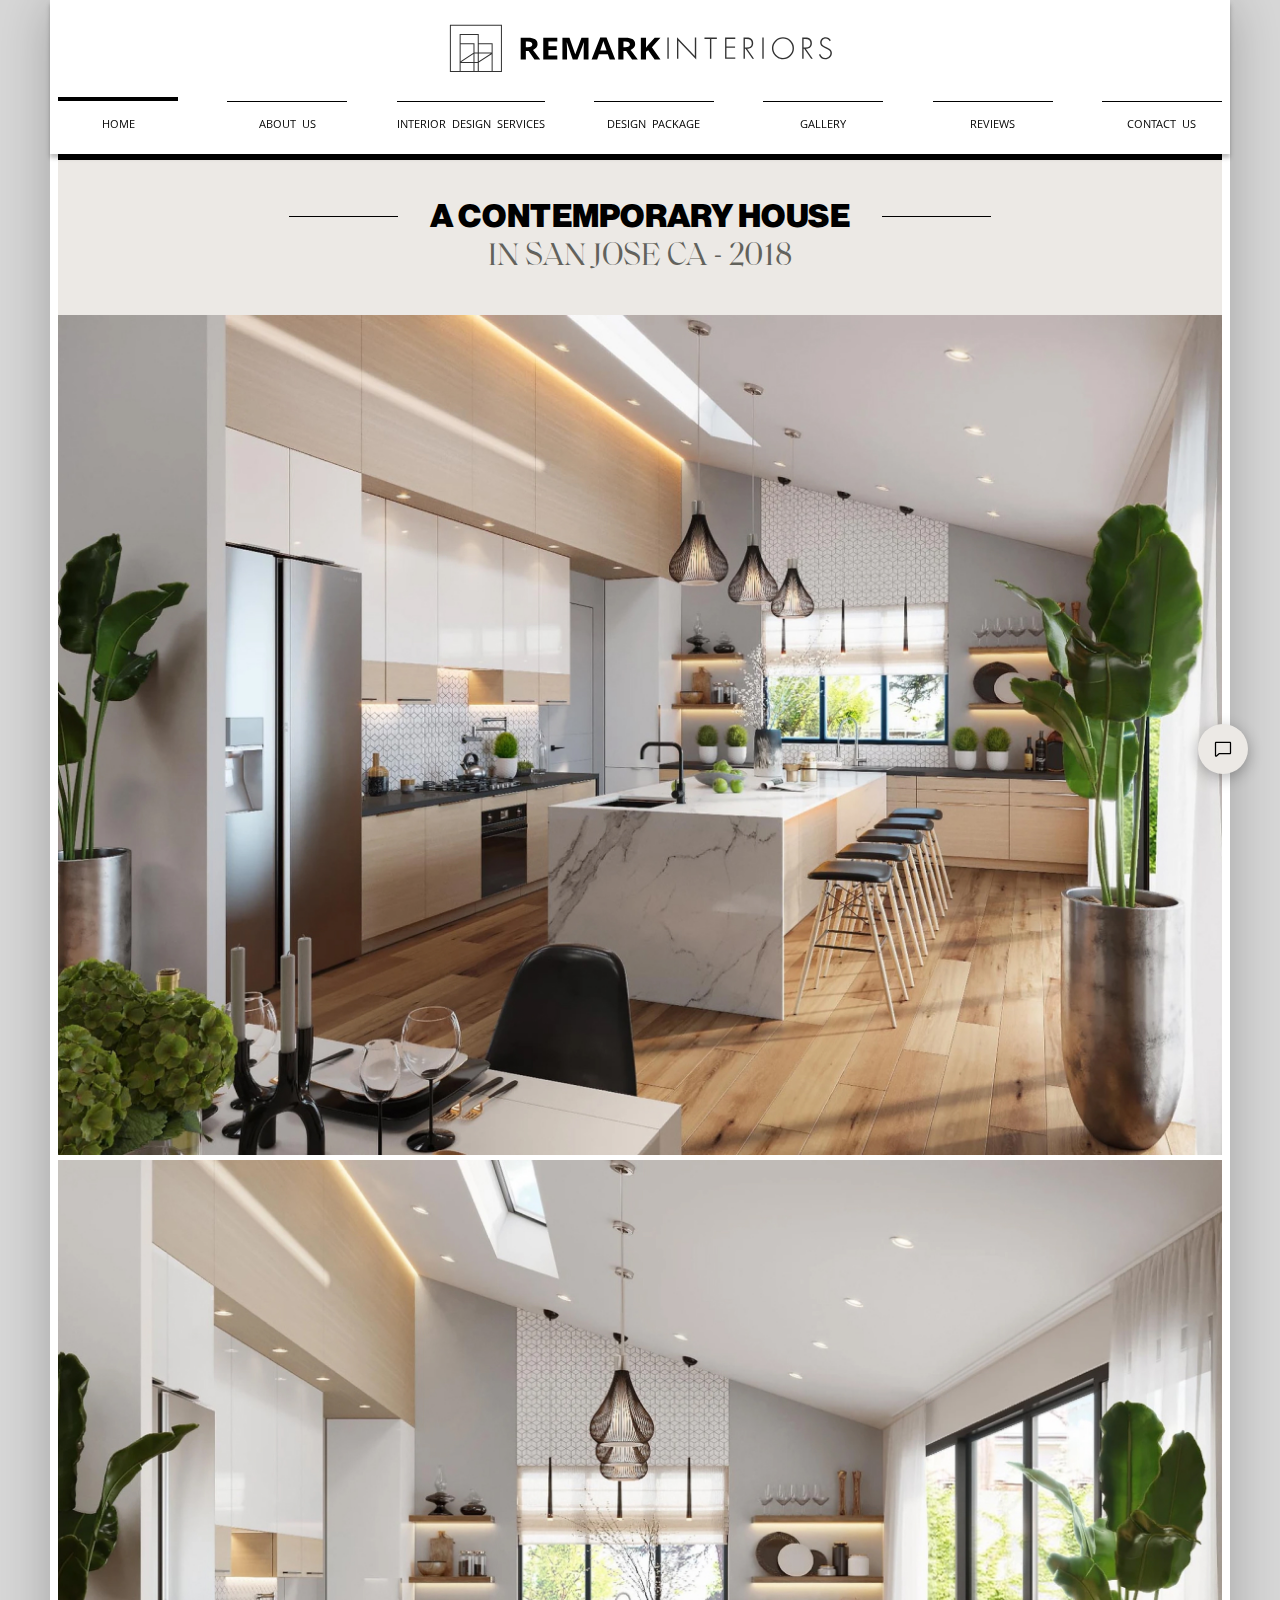
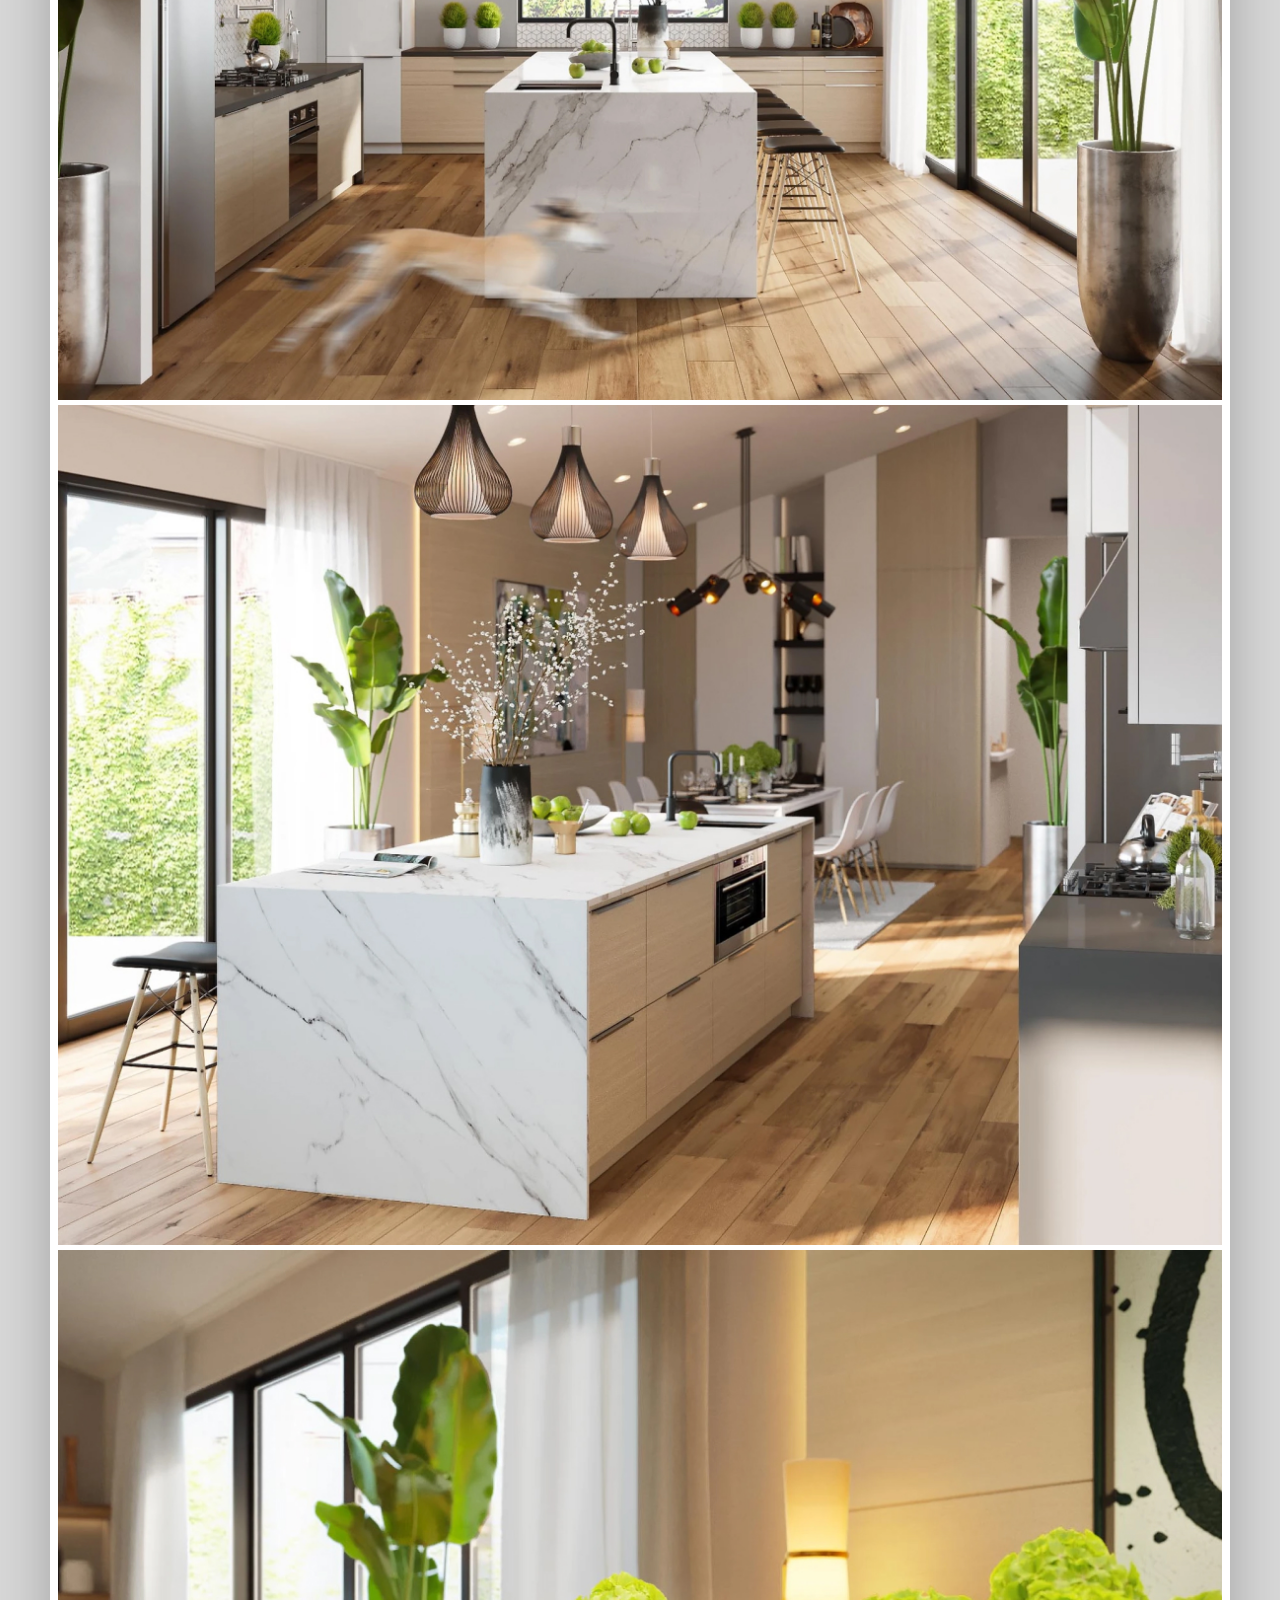
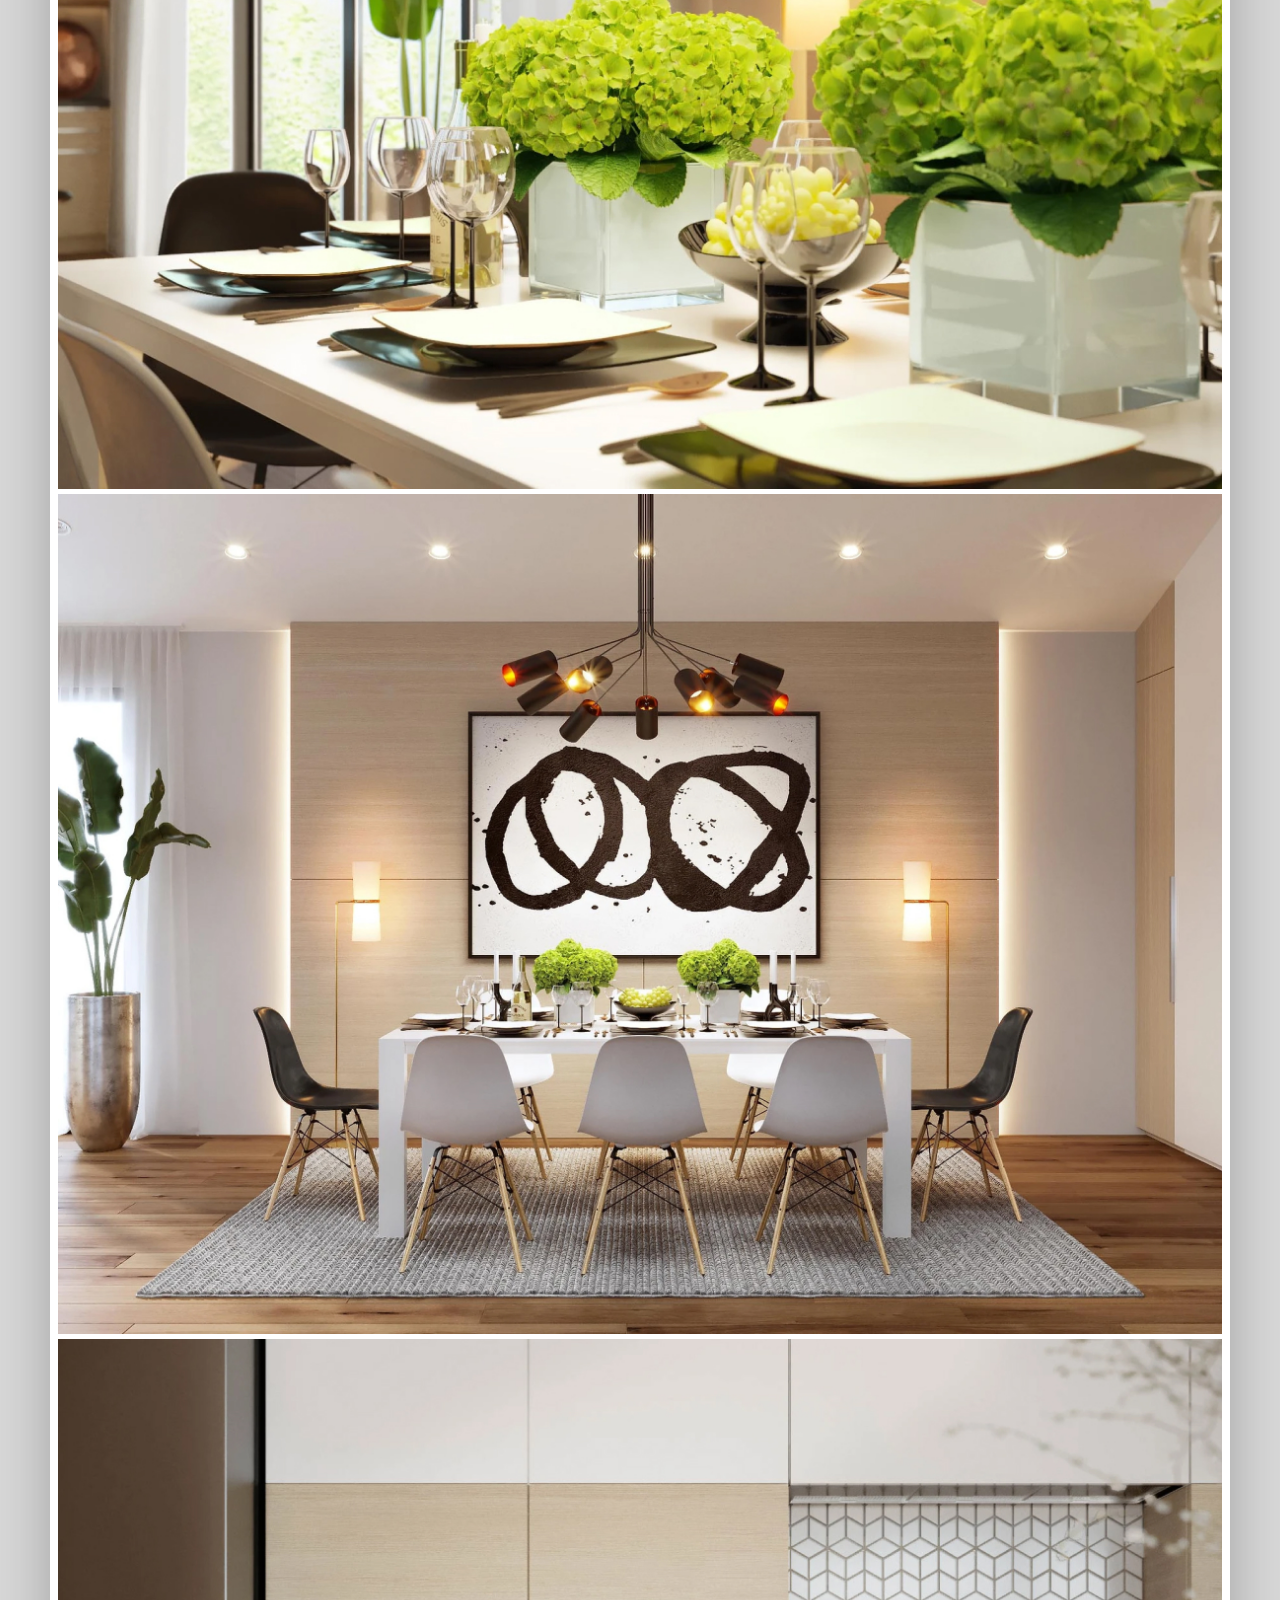
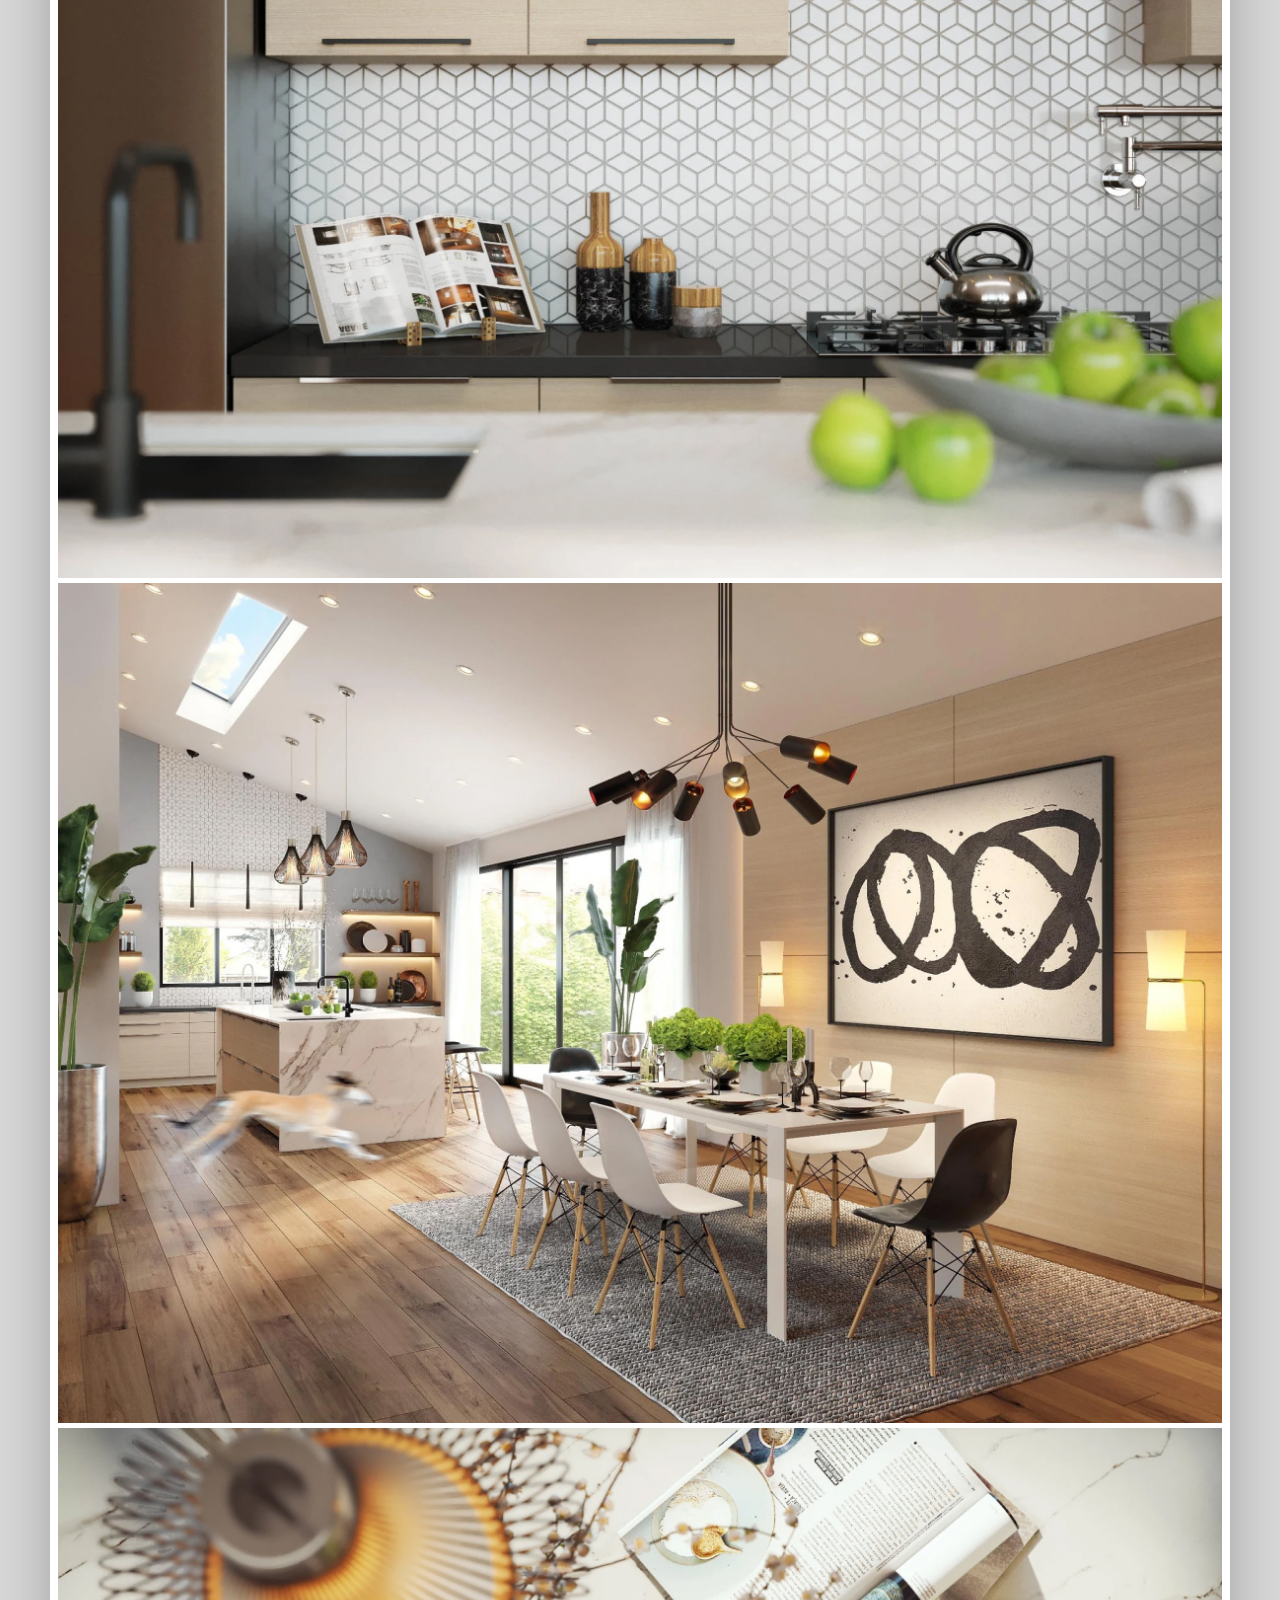
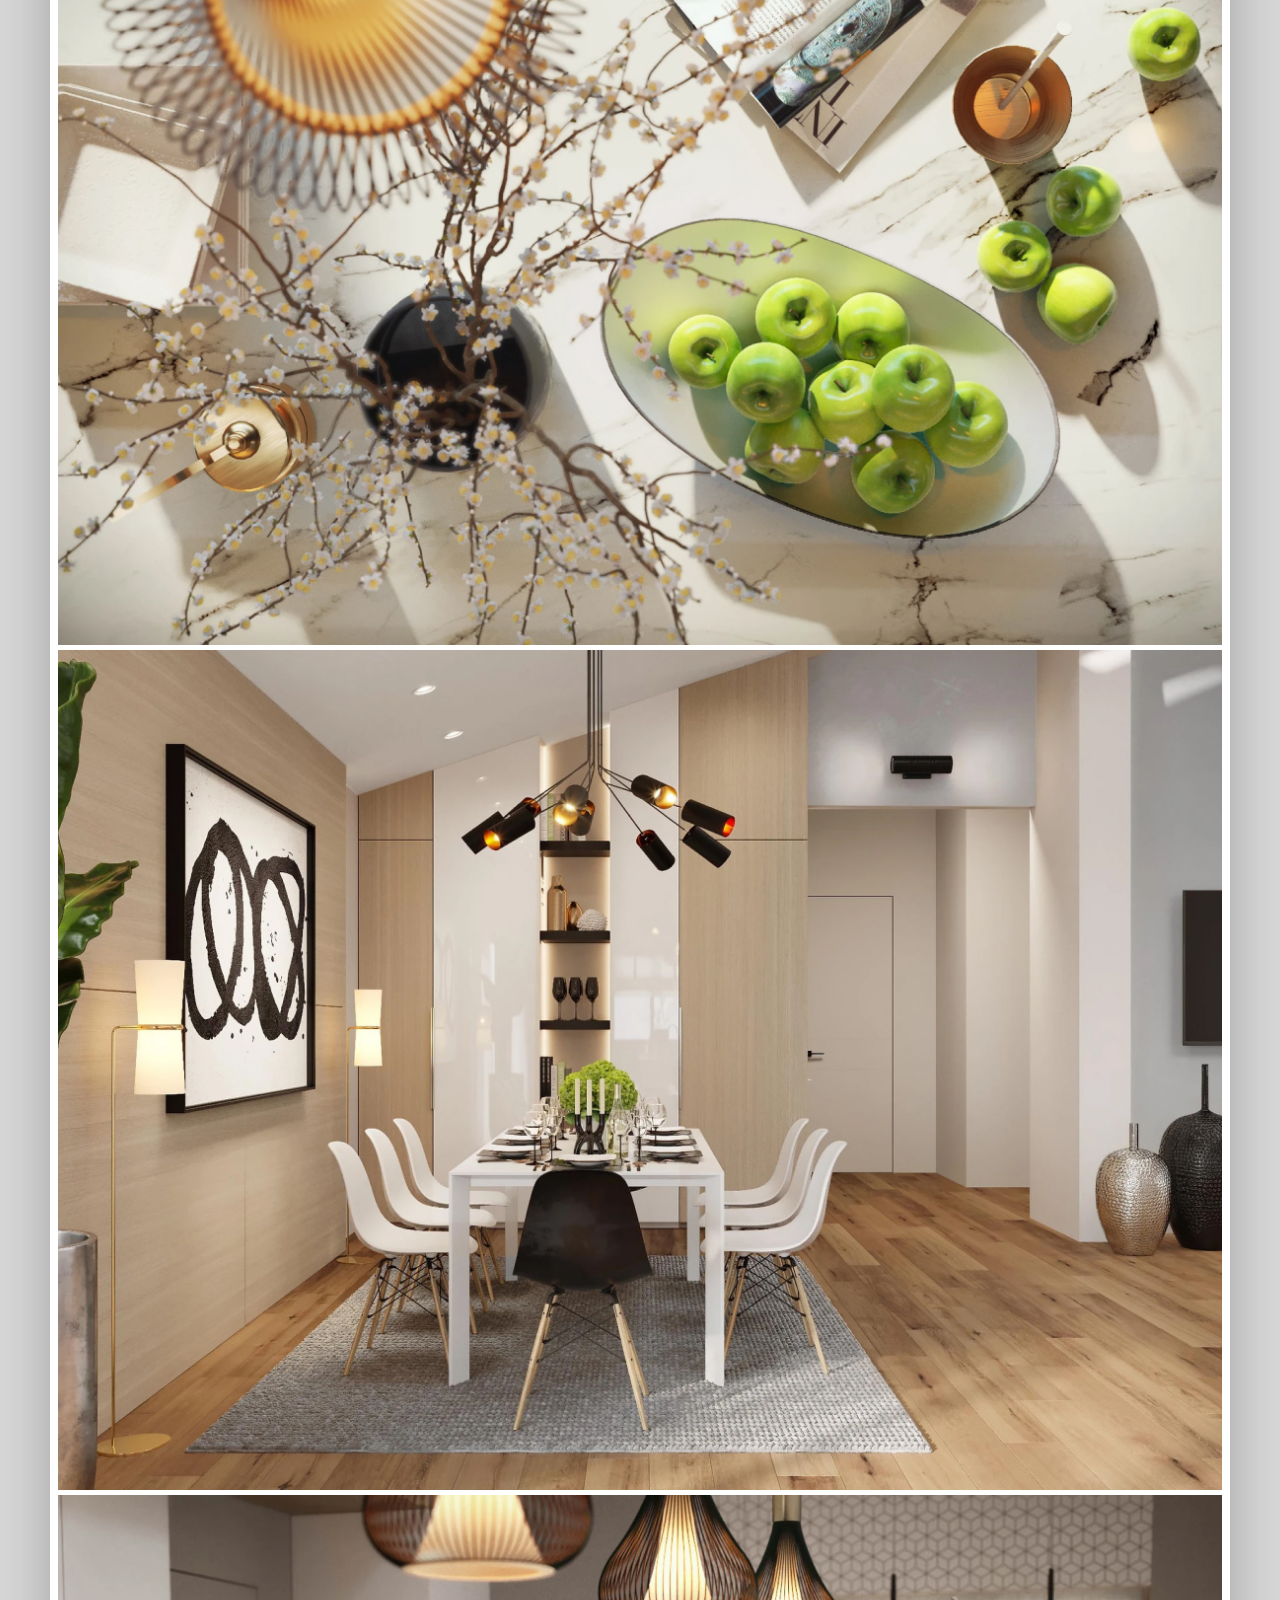
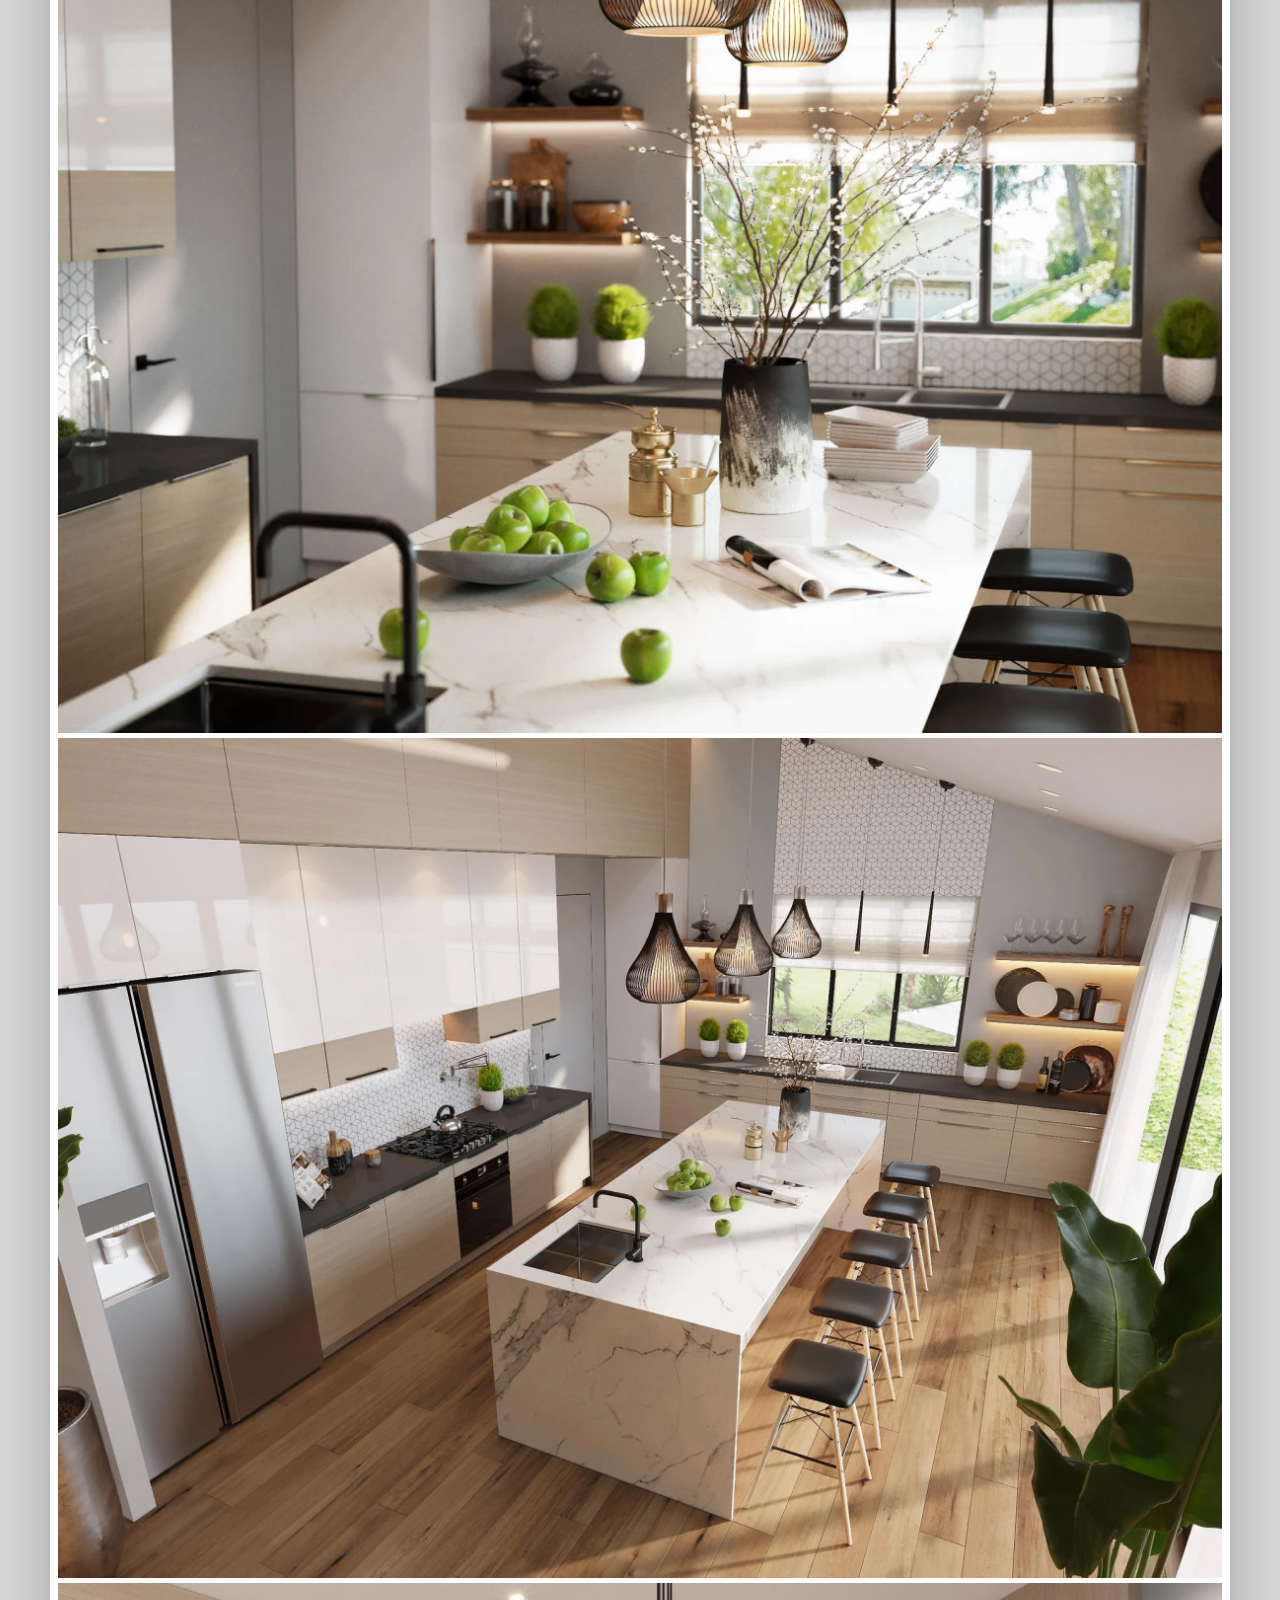
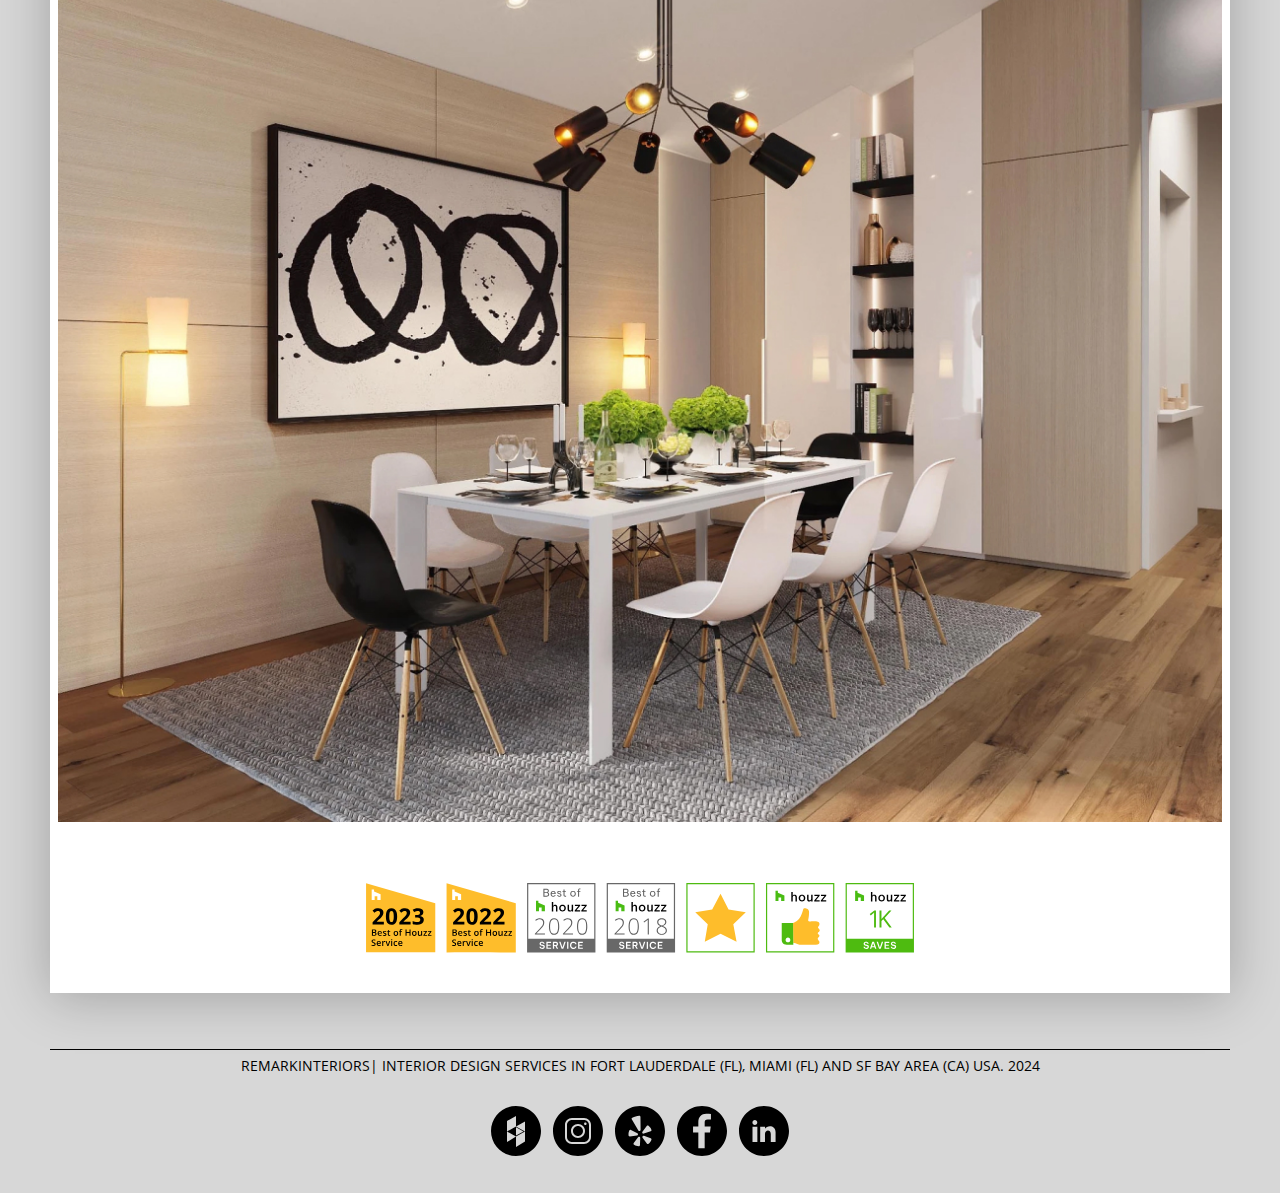
<file: single-portfolio.html>
<!DOCTYPE html>
<html lang="en">

<head>
    <meta charset="UTF-8">
    <meta name="viewport" content="width=device-width, initial-scale=1.0">
    <title>A CONTEMPORARY HOUSE IN SAN JOSE CA - 2018</title>
    <link rel="stylesheet" href="https://cdn.jsdelivr.net/npm/swiper@11/swiper-bundle.min.css" />
    <link rel="stylesheet" href="assets/css/style.css">
</head>

<body>
    <div class="wrapper">
        <header id="header" class="header">
            <div class="header__logo">
                <a href="index.html"><img src="assets/img/logo.svg" alt=""></a>
            </div>
            <nav class="header__nav">
                <div class="close">
                    <svg width="24" height="24" viewBox="0 0 24 24" fill="none" xmlns="http://www.w3.org/2000/svg">
                        <path d="M19.2807 18.2194C19.3504 18.2891 19.4056 18.3718 19.4433 18.4628C19.4811 18.5539 19.5005 18.6515 19.5005 18.75C19.5005 18.8485 19.4811 18.9461 19.4433 19.0372C19.4056 19.1282 19.3504 19.2109 19.2807 19.2806C19.211 19.3503 19.1283 19.4056 19.0372 19.4433C18.9462 19.481 18.8486 19.5004 18.7501 19.5004C18.6515 19.5004 18.5539 19.481 18.4629 19.4433C18.3718 19.4056 18.2891 19.3503 18.2194 19.2806L12.0001 13.0603L5.78068 19.2806C5.63995 19.4214 5.44907 19.5004 5.25005 19.5004C5.05103 19.5004 4.86016 19.4214 4.71943 19.2806C4.5787 19.1399 4.49963 18.949 4.49963 18.75C4.49963 18.551 4.5787 18.3601 4.71943 18.2194L10.9397 12L4.71943 5.78062C4.5787 5.63989 4.49963 5.44902 4.49963 5.25C4.49963 5.05097 4.5787 4.8601 4.71943 4.71937C4.86016 4.57864 5.05103 4.49958 5.25005 4.49958C5.44907 4.49958 5.63995 4.57864 5.78068 4.71937L12.0001 10.9397L18.2194 4.71937C18.3602 4.57864 18.551 4.49958 18.7501 4.49958C18.9491 4.49958 19.1399 4.57864 19.2807 4.71937C19.4214 4.8601 19.5005 5.05097 19.5005 5.25C19.5005 5.44902 19.4214 5.63989 19.2807 5.78062L13.0604 12L19.2807 18.2194Z" fill="black"/>
                    </svg>
                </div>
                <ul>
                    <li class="active"><a href="index.html">Home</a></li>
                    <li><a href="about.html">About&nbsp us</a></li>
                    <li><a href="sevices.html">Interior&nbsp design&nbsp services</a></li>
                    <li><a href="design.html">design&nbsp package</a></li>
                    <li><a href="gallery.html">gallery</a></li>
                    <li><a href="reviews.html">reviews</a></li>
                    <li><a href="contact.html">contact&nbsp us</a></li>
                </ul>
            </nav>
            <div class="header__phone">
                <a href="tel:">
                    <svg width="20" height="20" viewBox="0 0 20 20" fill="none" xmlns="http://www.w3.org/2000/svg">
                        <path d="M18.3881 13.1231C17.1643 13.1231 15.9625 12.932 14.8241 12.5553C14.2655 12.3652 13.5801 12.5397 13.2392 12.8889L10.991 14.5858C8.38437 13.1948 6.77834 11.5897 5.40568 9.00241L7.05307 6.81296C7.48122 6.38573 7.63467 5.76095 7.45091 5.17569C7.07237 4.03089 6.88035 2.82912 6.88035 1.60439C6.88035 0.720519 6.1609 0.000198364 5.27612 0.000198364H1.60468C0.71989 0.000198364 0.000488281 0.720519 0.000488281 1.60439C0.000488281 11.744 8.24933 19.9929 18.3881 19.9929C19.2729 19.9929 19.9923 19.2725 19.9923 18.3887V14.7273C19.9923 13.8426 19.2729 13.1231 18.3881 13.1231Z" fill="#221E1F"/>
                    </svg>
                </a>
            </div>
            <div class="header__menu">
                <svg width="26" height="18" viewBox="0 0 26 18" fill="none" xmlns="http://www.w3.org/2000/svg">
                    <path d="M1 1H25" stroke="black" stroke-linecap="round"/>
                    <path d="M1 9H25" stroke="black" stroke-linecap="round"/>
                    <path d="M1 17H25" stroke="black" stroke-linecap="round"/>
                    </svg>
            </div>
        </header>
        <main class="main">
            <section class="box-title single-portfolio">
                <div class="single-portfolio__title">
                   <h2>A CONTEMPORARY HOUSE<br><span>IN SAN JOSE CA - 2018</span></h2> 
                </div>
                <img src="assets/img/san-jose/1.jpg" alt="services">
                <img src="assets/img/san-jose/2.jpg" alt="services">
                <img src="assets/img/san-jose/3.jpg" alt="services">
                <img src="assets/img/san-jose/4.jpg" alt="services">
                <img src="assets/img/san-jose/5.jpg" alt="services">
                <img src="assets/img/san-jose/6.jpg" alt="services">
                <img src="assets/img/san-jose/7.jpg" alt="services">
                <img src="assets/img/san-jose/8.jpg" alt="services">
                <img src="assets/img/san-jose/9.jpg" alt="services">
                <img src="assets/img/san-jose/10.jpg" alt="services">
                <img src="assets/img/san-jose/11.jpg" alt="services">
                <img src="assets/img/san-jose/12.jpg" alt="services">
            </section>
            <section class="badgets single-badgets">
                <img heagth="90px" src="assets/img/badges.svg" alt="">
            </section>
        </main>
        <footer id="footer" class="footer">
            <div class="footer__wrapper">
                <div class="footer__wrapper--info">
                    REMARKINTERIORS| INTERIOR DESIGN SERVICES IN fort Lauderdale (FL), miami (fl) AND SF BAY AREA (CA)
                    USA. 2024
                </div>
                <div class="footer__wrapper--social">
                    <ul>
                        <li><a href="#"><img src="assets/img/icons/wix.svg" alt="wix"></a></li>
                        <li><a href="#"><img src="assets/img/icons/insta.svg" alt="instagram"></a></li>
                        <li><a href="#"><img src="assets/img/icons/yelp.svg" alt="yelp"></a></li>
                        <li><a href="#"><img src="assets/img/icons/facebook.svg" alt="facebook"></a></li>
                        <li><a href="#"><img src="assets/img/icons/linkedin.svg" alt="linkedin"></a></li>
                    </ul>
                </div>
            </div>

            <div class="scroll-top">
                <svg width="40" height="22" viewBox="0 0 40 22" fill="none" xmlns="http://www.w3.org/2000/svg">
                    <path d="M39 20.5L20 1.5L1 20.5" stroke="black" stroke-width="2" stroke-linecap="round"
                        stroke-linejoin="round" />
                </svg>
            </div>
            <a class="chat">
                <svg width="18" height="16" viewBox="0 0 18 16" fill="none" xmlns="http://www.w3.org/2000/svg">
                    <path d="M15.875 0.75H2.12502C1.7935 0.75 1.47556 0.881696 1.24114 1.11612C1.00672 1.35054 0.875023 1.66848 0.875023 2V14.5C0.873581 14.7384 0.941012 14.9721 1.06921 15.173C1.19741 15.374 1.38092 15.5336 1.59768 15.6328C1.76286 15.7097 1.94281 15.7497 2.12502 15.75C2.41846 15.7493 2.70217 15.6447 2.9258 15.4547C2.92953 15.4523 2.93294 15.4494 2.93596 15.4461L5.44534 13.25H15.875C16.2065 13.25 16.5245 13.1183 16.7589 12.8839C16.9933 12.6495 17.125 12.3315 17.125 12V2C17.125 1.66848 16.9933 1.35054 16.7589 1.11612C16.5245 0.881696 16.2065 0.75 15.875 0.75ZM15.875 12H5.44534C5.15098 11.9999 4.86601 12.1036 4.64065 12.293L4.63127 12.3016L2.12502 14.5V2H15.875V12Z" fill="black"/>
                    </svg>
            </a>
        </footer>
        <script src="https://cdn.jsdelivr.net/npm/swiper@11/swiper-bundle.min.js"></script>
        <script src="assets/js/main.js"></script>
    </div>

</body>

</html>
</file>
<file: assets/css/style.css>
/* ===== Reset ===== */
* {
    box-sizing: border-box;
}

html,
body {
    margin: 0;
    padding: 0;
    height: 100%;
    scroll-behavior: smooth;
}

a {
    display: inline-block;
    text-decoration: none;
    color: inherit;
    transition: all 0.3s;
}

a,
button,
input,
textarea {
    box-sizing: border-box;
    font-family: inherit;
    font-size: inherit;
    color: inherit;
}
input,
textarea{
    border-radius: 0;
    outline-style: none;
}
input::placeholder,
textarea::placeholder {
    color: inherit;
    opacity: 0.7;
}

a:hover {
    color: inherit;
}

ul,
li {
    list-style: none;
    padding: 0;
    margin: 0;
}

button {
    display: block;
    width: max-content;
    background-color: transparent;
    border: none;
    cursor: pointer;
}

input,
textarea {
    background-color: transparent;
    border: none;
    padding-block: 0;
    padding-inline: 0;
}
img{
    display: inline-block;
    margin: 0;
    padding: 0;
}
h1,
h2,
h3,
h4,
h5,
h6,
p {
    margin: 0;
    padding: 0;
}

/* === Fonts =======================================*/
@font-face {
    font-family: 'NeueHaasDisplay';
    font-weight: 400;
    src:
        url('../fonts/NeueHaasDisplayRoman.woff') format('woff'),
        /* Firefox >= 3.6, any other modern browser */
        url('../fonts/NeueHaasDisplayRoman.ttf') format('truetype'),
        /* Safari, Android, iOS */
}
@font-face {
    font-family: 'NeueHaasDisplay';
    font-weight: 300;
    src:
        url('../fonts/NeueHaasDisplayLight.woff') format('woff'),
        /* Firefox >= 3.6, any other modern browser */
        url('../fonts/NeueHaasDisplayLight.ttf') format('truetype'),
        /* Safari, Android, iOS */
}
@font-face {
    font-family: 'NeueHaasDisplay';
    font-weight: 900;
    src:
        url('../fonts/NeueHaasDisplayBlack.woff') format('woff'),
        /* Firefox >= 3.6, any other modern browser */
        url('../fonts/NeueHaasDisplayBlack.ttf') format('truetype'),
        /* Safari, Android, iOS */
}
@font-face {
    font-family: 'NeueHaasDisplay';
    font-weight: 700;
    src:
        url('../fonts/NeueHaasDisplayBold.woff') format('woff'),
        /* Firefox >= 3.6, any other modern browser */
        url('../fonts/NeueHaasDisplayBold.ttf') format('truetype'),
        /* Safari, Android, iOS */
}
@font-face {
    font-family: 'NeueHaasDisplay';
    font-weight: 500;
    src:
        url('../fonts/NeueHaasDisplayMediu.woff') format('woff'),
        /* Firefox >= 3.6, any other modern browser */
        url('../fonts/NeueHaasDisplayMediu.ttf') format('truetype'),
        /* Safari, Android, iOS */
}
@font-face {
    font-family: 'NeueHaasDisplay';
    font-weight: 200;
    src:
        url('../fonts/NeueHaasDisplayXXThin.woff') format('woff'),
        /* Firefox >= 3.6, any other modern browser */
        url('../fonts/NeueHaasDisplayXXThin.ttf') format('truetype'),
        /* Safari, Android, iOS */
}
@font-face {
    font-family: 'NeueHaasDisplay';
    font-weight: 100;
    src:
        url('../fonts/NeueHaasDisplayXThin.woff') format('woff'),
        /* Firefox >= 3.6, any other modern browser */
        url('../fonts/NeueHaasDisplayXThin.ttf') format('truetype'),
        /* Safari, Android, iOS */
}
@font-face {
    font-family: 'SaolDisplay';
    font-weight: 400;
    src:
        url('../fonts/SaolDisplay-Regular.woff') format('woff'),
        /* Firefox >= 3.6, any other modern browser */
        url('../fonts/SaolDisplay-Regular.ttf') format('truetype'),
        /* Safari, Android, iOS */
}
@font-face {
    font-family: 'OpenSans';
    font-weight: 400;
    src:
        url('../fonts/OpenSans-Regular.woff') format('woff'),
        /* Firefox >= 3.6, any other modern browser */
        url('../fonts/OpenSans-Regular.ttf') format('truetype'),
        /* Safari, Android, iOS */
}
@font-face {
    font-family: 'OpenSans';
    font-weight: 300;
    src:
        url('../fonts/OpenSans-Light.woff') format('woff'),
        /* Firefox >= 3.6, any other modern browser */
        url('../fonts/OpenSans-Light.ttf') format('truetype'),
        /* Safari, Android, iOS */
}
@font-face {
    font-family: 'OpenSans';
    font-weight: 500;
    src:
        url('../fonts/OpenSans-SemiBold.woff') format('woff'),
        /* Firefox >= 3.6, any other modern browser */
        url('../fonts/OpenSans-SemiBold.ttf') format('truetype'),
        /* Safari, Android, iOS */
}
@font-face {
    font-family: 'OpenSans';
    font-weight: 700;
    src:
        url('../fonts/OpenSans-Bold.woff') format('woff'),
        /* Firefox >= 3.6, any other modern browser */
        url('../fonts/OpenSans-Bold.ttf') format('truetype'),
        /* Safari, Android, iOS */
}
@font-face {
    font-family: 'OpenSans';
    font-weight: 900;
    src:
        url('../fonts/OpenSans-ExtraBold.woff') format('woff'),
        /* Firefox >= 3.6, any other modern browser */
        url('../fonts/OpenSans-ExtraBold.ttf') format('truetype'),
        /* Safari, Android, iOS */
}
@font-face {
    font-family: 'Optima';
    font-weight: 400;
    src:
        url('../fonts/Optima.woff') format('woff'),
        /* Firefox >= 3.6, any other modern browser */
        url('../fonts/Optima.ttf') format('truetype'),
        /* Safari, Android, iOS */
}

/* === Root ====================*/
:root{
    --button: #2E2E2E;
    --bg-color: #d7d7d7;
    --white: #fff;
    --black: #000;
    --beige-light: #ECE9E5;
    --beige-medium: #c4c0bb;
    --beige-dark: #ACA8A2;
    --text-dark: #62625c;
    --shadow: 0px 4px 4px 0px rgba(0, 0, 0, 0.25);
    --shadow-item: 0px 4px 15px 0px rgba(0, 0, 0, 0.30);
    --marker: #C1B8AD;
    --saol: 'SaolDisplay';
    --neueHaas: 'NeueHaasDisplay';
    --openSans: 'OpenSans';
    --optima: 'Optima';
}

/* === Mixins ====================*/

/* === Global ====================*/
html{
    font-size: 16px;
}
body{
    position: relative;
    font-family: 'OpenSans';
    font-weight: 400;
    font-size: 14px;
    line-height: 150%;
    background-color: var(--bg-color);
}
h2{
    color: #000;
    font-family: "NeueHaasDisplay";
    font-size: clamp(20px, 3vw, 32px);
    font-weight: 900;
    line-height: normal;
    text-transform: uppercase;
    width: max-content;
}
h2>span{
    font-family: 'SaolDisplay';
    font-weight: 400;
    color: var(--text-dark);
}
h3{
    font-family: 'OpenSans';
    font-size: clamp(20px, 3vw, 32px);
    font-style: normal;
    font-weight: 700;
    line-height: 150%;
}
h4{
    font-family: "NeueHaasDisplay";
    font-size: clamp(18px, 2.7vw,32px);
    font-weight: 100;
    text-transform: uppercase;
}
h5{
    font-size: 16px;
    text-transform: uppercase;
    font-weight: 400;
}
.box-subtitle{
    font-family: var(--neueHaas);
    text-transform: uppercase;
    font-size: 24px;
    font-weight: 100;
}
.main{
    background-color: var(--white);
    box-shadow: 0px 4px 50px 0px rgba(0, 0, 0, 0.25);;
    padding: 161px 8px 0;
}
.wrapper{
    position: relative;
    max-width: 1196px;
    padding: 0 8px;
    margin: 0 auto;
}
.title-accent{
    display: inline;
    font-weight: 100;
}
section>img{
    width: 100%;
    height: auto;
    object-fit: cover;
    object-position: center;
}
.shadow{
    box-shadow: var(--shadow);
}
@media (max-width:1196px){
    .wrapper{
        max-width: 90%;
    }
}
@media (max-width:960px){
    .main{
        padding: 127px 8px 0;
    }
}

@media (max-width:560px) {
    .wrapper{
        padding: 0 4px;
    }
    .main{
        box-shadow: none;
        padding: 62px 0 0 0;
    }
}
@media (max-width:480px){
    body{
        padding: 0;
        background-color: #fff;
    }
    .wrapper{
        max-width: 100%;
    }
    h2>span{
        font-weight: 600;
    }
}
/* = User =*/
.user {
    display: flex;
    flex-direction: column;
    align-items: center;
    width: 110px;
    margin-right: 22px;
    height: 100%;
    
}
.user__avatar{
    width: 71px;
    height: 71px;
    border-radius: 50%;
    background-color: #D1CDC7;
    display: flex;
    justify-content: center;
    align-items: center;
    font-size: 32px;
    font-weight: 400;
    color: #979188;
    margin-bottom: 8px;

}
.user__name{
    font-family: 'OpenSans';
    font-size: 20px;
    margin-bottom: 4px;
}
.user__raiting ul{
    display: flex;
    margin-top: 4px;
}
.scroll-top{
    display: none;
    cursor: pointer;
    position: fixed;
    width: 50px;
    height: 50px;
    border-radius: 50%;
    justify-content: center;
    align-items: center;
    background-color: var(--beige-light);
    box-shadow: var(--shadow-item);
    right: 32px;
    bottom: 56px;
}
.scroll-top.scroll svg{
    width: 17px;
}
.scroll-top.scroll svg path{
    stroke-width: 3px;
}
.scroll-top.scroll{
    z-index: 998;
    display: flex;
}
.chat{
    cursor: pointer;
    position: fixed;
    width: 50px;
    height: 50px;
    border-radius: 50%;
    display: flex;
    justify-content: center;
    align-items: center;
    background-color: var(--beige-light);
    box-shadow: var(--shadow-item);
    right: 32px;
    bottom: 126px; 
    z-index: 998; 
}

@media (max-width:640px) {
    .scroll-top{
        right: 32px;
        bottom: 56px;
        padding: 8px 10px 6px 10px;
    }
    .scroll-top svg{
        width: 20px;
    }
}

/* === Header ====================*/
/* @media screen and (orientation: portrait) */
.header{
    position: fixed;
    max-width: 1180px;
    margin: 0 auto;
    top: 0;
    left: 0;
    right: 0;
    z-index: 9993;
    background-color: #fff;
    box-shadow: var(--shadow);
}
.header .close,
.header__phone,
.header__menu{
    display: none;
}
.header__logo{
    max-width: 383px;
    width:100%;
    margin: 0 auto;
    padding: 24px 0;
}
.header__logo img{
    display: block;
    width: 100%;
    object-fit: contain;
}
.header__nav ul{
    display: flex;
    justify-content: space-between;
    padding: 0 8px;
    padding-bottom: 8px;
}
.header__nav ul li:nth-child(3) a{
    width: max-content;
}
.header__nav ul li a{
    position: relative;
    text-align: center;
    width: clamp(80px, 10vw, 120px);
    padding: 12px 0;
    text-wrap: nowrap;
    text-transform: uppercase;
    font-size: 11px;
}
.header__nav ul li a::after{
    content: '';
    position: absolute;
    top: 0;
    left: 0;
    height: 1px;
    width: 100%;
    background-color: #000;
    transition: all 0.3s;
}
.header__nav ul li a:hover::after,
.header__nav ul li.active a::after{
    height: 4px;
    top: -4px;
}
/* Header Scroll ==== */
    .header.scroll{
        display: flex;
        align-items: center;
        padding: 0 20px;
    }
    .header.scroll .header__logo{
        max-width: 260px;
        margin: 0;
        padding-right: 20px;
    }
    .header.scroll>.header__nav{
        width: 100%;
    }
    .header.scroll>.header__nav ul{
        padding: 0;
    }
    .header.scroll>.header__nav ul li a{
        width: clamp(76px, 6vw ,103px);
        font-size: 9px;
    }
    .header.scroll>.header__nav ul li a::after{
        top: auto;
        bottom: 0;
    }
    .header.scroll>.header__nav ul li:nth-child(3) a{
        width: max-content;
    }
/* End Header Scroll ==== */
@media (max-width:1196px) {
    .header{
        max-width: 88.5%;
    }
}

@media screen and (orientation: portrait){
    .header,
    .header.scroll{
        display: block;
        top: 0;
        left: 0;
        right: 0;
        z-index: 9993;
        background-color: #fff;
        box-shadow: var(--shadow);
        padding: 0;
    }
    .header__logo,
    .header.scroll .header__logo{
        max-width: 383px;
        width:100%;
        margin: 0 auto;
        padding: 24px 0;
    }
    .header__nav ul,
    .header.scroll .header__nav ul{
        padding: 0 8px;
        padding-bottom: 8px;
    }

    .header .header__nav ul li a,
    .header.scroll .header__nav ul li a{
        position: relative;
        text-align: center;
        /* width: clamp(120px); */
        padding: 12px 0;
        text-wrap: nowrap;
        text-transform: uppercase;
        font-size: 11px;
    }
    .header__nav ul li:nth-child(3) a,
    .header.scroll .header__nav ul li:nth-child(3) a{
        width: max-content;
    }
    .header.scroll .header__nav ul li a::after{
        content: '';
        position: absolute;
        top: 0;
        left: 0;
        height: 1px;
        width: 100%;
        background-color: #000;
        transition: all 0.3s;
    }
    .header.scroll .header__nav ul li a:hover::after,
    .header.scroll .header__nav ul li.active a::after{
        height: 4px;
        top: -4px;
    }
}
@media (max-width:800px) {
    .header .header__nav ul li a{
        font-size: 9px !important;
    }
}
@media (max-width:600px) {
    .header,
    .header.scroll {
        display: flex !important;
        justify-content: space-between;
        align-items: center;
        padding: 0 12px;
    }
    .header__logo,
    .header.scroll .header__logo {
        max-width: 190px !important;
        width: 100%;
        flex: 1 0 auto;
        margin: 0;
        padding: 16px 0;
    }
    .header__phone{
        margin-left: auto;
        margin-right: 20px;
    }
    .header__menu{
        cursor: pointer;
    }
    .header .close,
    .header__phone,
    .header__menu{
        display: block;
    }
    .header__nav{
        display: none;
    }
    .header.is_open .close{
        display: block;
        position: absolute;
        top: 32px;
        right: 32px;
        cursor: pointer;
    } 
    .header.is_open nav,
    .header.scroll.is_open nav
    {
        position: fixed;
        display: block;
        top: 0;
        right: 0;
        width: 100%;
        height: 100%;
        background-color: var(--beige-light);
        padding: 72px 60px;
        box-shadow: var(--shadow-item);
        z-index: 9999;
    }
    .header.scroll.is_open .header__nav{
        position: fixed;
        top: 0;
        right: 0;
        width: 100%;
        background-color: var(--beige-light);
        padding: 72px 60px;
    }
    .header.is_open nav ul{
        display: flex;
        gap: 0;
        flex-direction: column;
        align-items: center;
    }
    .header.is_open nav ul li{
        display: block;
        text-align: center;
        width: 100% !important;
        height: 64px;
    }
    .header.is_open nav ul li a::after{
        width: 100%;
        max-width: 100%;
        bottom: 0;
        left: 0;
        top: auto;
        transform: translateX(0);
    }
    .header.scroll.is_open nav ul li a::after{
        width: 100%;
        max-width: 100%;
        bottom: 0;
        left: 0;
        top: auto;
        transform: translateX(0);
    }
    .header.scroll .header__nav ul li a:hover::after,
    .header.scroll nav ul li.active a::after{
        bottom: 0;
        left: 0;
        top: auto;
    }
    .header.is_open nav ul li a{
        text-align: center;
        font-size: 14px !important;
        line-height: 14px;
        width: 100% !important;
        padding-bottom: 24px !important;
        padding-top: 24px !important;
    }
    .header.scroll.is_open .header__nav a{
        font-size: 14px;
    }
}
@media (max-width:480px) {
    .header{ 
        max-width: 100%;
    }
    .header.scroll.is_open nav{
        max-width: 100%;
        height: 100%;
        z-index: 999;
    }
}
/* End Header  ==== */

/* === Top ====================*/
.top__wrapper{
    box-sizing: border-box;
    position: relative;
    border-top: 6px solid #000;
    border-bottom: 6px solid #000;
    height: clamp(292px, 66.2vw,780px);
}
.top__wrapper img{
    width: 100%;
    height: 100%;
    object-fit: cover;
}
.top__slider{
    position: absolute;
    overflow: hidden;
    top: 0;
    left: 0;
    width: 100%;
    height: 100%;
    z-index: 0;
}
.top__slider--btns{
    position: absolute;
    z-index: 999;
    top: 50%;
    transform: translateY(-50%);
    width: 100%;
    display: flex;
    justify-content: space-between;
}
.top__slider--next,
.top__slider--prev{
    position: relative;
    display: block;
    cursor: pointer;
    z-index: 999;


}
.top__slider--pause{
    position: absolute;
    bottom: 20px;
    right: 20px;
    z-index: 999;
    cursor: pointer;
}
.top__slider--play{
    display: none;
    position: absolute;
    bottom: 20px;
    right: 17px;
    z-index: 999;
    cursor: pointer;
}
.top__slide {
    height: 100%;
}
.top__slide img{
    width: 100%;
    height: 101%;
    object-fit: cover;
}
.top__title{
    position: absolute;
    bottom: clamp(24px, 4vw, 48px);
    left: 50%;
    transform: translateX(-50%);
    z-index: 2;
    font-family: 'NeueHaasDisplay';
    font-size: clamp(10px, 1.35vw, 16px);
    font-style: normal;
    font-weight: 900;
    line-height: normal;
    text-transform: uppercase;
    text-align: center;
    color: var(--white);
    width: 100%;
}

.box-title{
    position: relative;
    padding: 56px 0 38px;
}

.box-title h2{
    position: relative;
    /* max-width: clamp(250px, 62vw, 720px); */
    max-width: 100%;
    margin: 0 auto;
    line-height: 120%;
    text-align: center;
}
.box-title h2::after,
.box-title h2::before{
    content: '';
    position: absolute;
    height: 1px;
    max-width: clamp(24px, 8.5vw, 150px);
    width: 100%;
    background-color: var(--black);
    top: clamp(11px, 1.8vw, 18px);
}
.box-title h2::after{
    right: clamp(-170px, -11vw, -65px);
}

.box-title h2::before{
    left: clamp(-170px, -11vw, -65px);
}

.box-title p{
    max-width: 577px;
    text-align: center;
    margin: 30px auto;
}

@media (max-width:560px) {
    .top__slider--btns{
        display: none;
    }
    .top__wrapper{
        border-top: 3px solid #000;
        border-bottom: 3px solid #000;
    }
    .box-title {
        padding-top: 40px;
        padding-bottom: 16px;
    }
    .box-title p{
        text-align: justify;
        margin-top: 20px;
        font-size: 15px;
        padding: 0 28px;
    }
}
/* Video =================*/
.video
{
    position: relative;
    width: 100%;
    box-sizing: content-box;
    height: max-content;
    max-height: 662px;
    border-top: 6px solid #000;
    border-bottom: 6px solid #000;
}
.video .video--pause,
.video .video--play
{
    position: absolute;
    bottom: 20px;
    right: 20px;
    z-index: 2;
    cursor: pointer;
}
.video .sound-off,
.video .sound-on
{
    position: absolute;
    bottom: 20px;
    right: 50px;
    z-index: 2;
    cursor: pointer;
}
.video .sound-on{
    display: none;
}
.video .video--play{
    right: 18px;
    display: none;
}
.video video{
    position: relative;
    display: block;
    width: 100%;
    margin: -1px 0;
    z-index: 1;
}

.video .play-btn-start{
    position: absolute;
    z-index: 99;
    top: 50%;
    left: 50%;
    width: clamp(40px, 8.33vw, 100px);
    transform: translate(-50%, -50%);
    cursor: pointer;
}
.video-title__mobil{
    display: none;
}
.video-title__desctop{
    max-width: clamp(214px, 72vw, 700px);
    margin: 0 auto;
}
.video-title__desctop h2{
    line-height: 100%;
}
.video-title__desctop h2::after,
.video-title__desctop h2::before{
    top: clamp(9px, 1vw, 14px);
}
.video-title__desctop h2 span{
    color: var(--text-dark);
}
.video-2{
    margin-top: 56px;
}
@media (max-width:560px) {
    .video-title__mobil{
        display: block;
    }
    .video-title__desctop{
        display: none;
    }
}
/* About ======================*/
.about{
    padding: 56px 0 56px;
}
.about__wrapper{
    max-width: 976px;
    margin: 0 auto;
}
.about.box-title h2{
    position: relative;
    max-width: clamp(152px, 45vw, 560px);
    /* line-height: normal; */
    margin: 0 auto;
    text-align: center;
}
.about h3{
    max-width: 280px;
}
.about__inner{
    max-height: 544px;
    display: flex;
    gap: 24px;
    /* margin-top: 56px; */

}
.about__persone{
    width: 38.5%;
    flex: 0 0 auto;
    overflow: hidden;
    box-shadow: var(--shadow);
}
.about__persone img {
    height: 100%;
    width: 100%;
    object-fit: cover;
    object-position: center;
}

.about__info{
    background-color: var(--beige-light);
    padding: 57px clamp(28px, 4.33vw, 100px) 44px;
    display: flex;
    flex-direction: column;
    justify-content: space-between;
    flex:  1 0 auto;
    box-shadow: var(--shadow);

}
.about__info--text{
    padding: 26px 0 26px 40px;
    border-left: 1px solid var(--black);
    max-width: 317px;
}
.about__info--link{
    height: 17px;
}
.about__info--link a{
    position: relative;
    font-size: 12px;
    font-style: normal;
    font-weight: 400;
    line-height: normal;
    letter-spacing: 1.4px;
    text-transform: uppercase;
}

.about__info--link a::after{
    position: relative;
    display: inline-block;
    content: '';
    height: 1px;
    width: 100%;
    background-color: var(--black);
    bottom: 13px;
    left: 0;
    transition: all 0.3s ease-in;
}
.about__info--link a:hover::after{
    height: 4px;
    bottom: 9px;
}
@media (max-width:760px) {
 .about__inner{
        flex-direction: column;
        gap: 0;
        max-height: 100%;
    }

    .about__persone{
        position: relative;
        flex: 0 0 auto;
        height: 580px;
        width: 70%;
        margin: 0 auto;
        box-shadow: var(--shadow);
        z-index: 2;
    }
    .about__inner h3{
        margin-bottom: 28px;
    }
    .about__info--text{
        padding: 0 0 0 40px;
    }
    .about__info--link{
        text-align: center;
        margin-top: 56px;
    }
}
@media (max-width:560px) {
    .about{
        padding-top: 56px;
        padding-bottom: 32px;
    }
    .about__inner{
        margin-top: 20px;
    }
    .about__persone{
        width: 100%;
    }
    .about__info{
        padding: 36px 28px;
    }
    .about__info--text{
        max-width: 100%;
        text-align: justify;
        padding-top: 0;
        padding-bottom: 0;
    }
    .about h3{
        display: none;
    }
}
@media (max-width:440px) {
    .about__persone{
        width: 100%;
    }
    .about__info--text{
        max-width: 100%;
    }

}
/* Count ========================*/
.count{
    padding: 26px 0;
    margin-top: 56px;
    background-color: var(--beige-light);
}
.count__wrapper{
    display: flex;
    justify-content: center;
    align-items: end;
    gap: 10vw;
    padding: 0 18px;
}
.count__item{
    text-align: center;
}
.count__title{
    position: relative;
    font-family: 'Optima';
    line-height: 150%;
    font-size: clamp(32px, 4.2vw, 48px);
    padding-bottom: 8px;
    margin-bottom: 6px;
}
.count__title--num{
    display: inline-block;
}
.count__title span{
    display: inline-block;
    font-weight: 200;
    font-size: clamp(30px, 4vw, 44px);
    transform: translateY(-5%);
}
.count__item:nth-child(2) .count__title span{
    transform: translateY(-2%);
}
.count__title::after{
    content: '';
    position: absolute;
    height: 1px;
    width: 100%;
    bottom: 0;
    left: 0;
    background-color: var(--black);
}
.count__text{
    font-size: clamp(10px, 2vw, 14px);
    text-transform: uppercase;
}

@media (max-width:560px) {
    .count{
        padding: 25px 18px;
    }
    .count__wrapper{
        padding: 0;
        gap: 5vw;
    }
}
/* Approach ======================*/
.approach{
    padding-top: 0;
}
.approach__wrapper{
    padding-top: clamp(56px, 14vw, 170px);
    padding-bottom: clamp(56px, 14vw, 170px);
    padding-right: clamp(28px, 8vw, 100px);
    padding-left: clamp(28px, 8vw, 100px);
    background-repeat: no-repeat;
    background-size: cover;
    background-position: center;
    box-shadow: var(--shadow);
}
.approach__content{
    width: 100%;
    background-color: rgba(255, 255, 255, 0.8);
    padding: 46px 50px 60px;
    margin: 0 auto;
    backdrop-filter: blur(4px);
    box-shadow: var(--shadow);
}
.approach__content h2{
    width: clamp(170px, 30vw, 246px);
    position: relative;
    text-align: center;
    margin-bottom: 40px;
}

.approach__wrapper--text{
    position: relative;
    display: grid;
    grid-template-columns: repeat(2, 1fr);
    gap: 80px;
}
.approach__wrapper--text p:nth-child(1){
    text-align: right;
}
.approach__wrapper--text p:nth-child(2){
    text-align: left;
}
.approach__wrapper--text::after{
    position: absolute;
    content: '';
    height: 90%;
    width: 1px;
    background-color: var(--black);
    top: 0;
    left: 50%;
    transform: translateX( -50%);
}

@media (max-width:760px){
    .approach{
        position: relative;
        padding-top: 40px;
        margin-top: 56px;
        padding-bottom: 0;
    }
    .approach__wrapper{
        position: relative;
    }

    .approach__title{
        position: absolute;
        top: -23vw;;
        left: 50%;
        transform: translateX(-50%);
    }
    .approach__content{
        padding: 12px 32px 32px;
    }
    .approach__wrapper--text{
        position: relative;
        display: block;
        text-align: justify;
        padding-left: 20px;
    }
    .approach__wrapper--text::after{
        height: 100%;
        left: 0%;
        transform: translateX( 0%);
    }
    .approach__wrapper--text p{
        text-align: justify;
        padding: 0;
    }
    .approach__wrapper--text p:nth-child(1){
        text-align: justify;
    }

}
@media (max-width:560px){
    .approach__title{
        top: -22vw;;
    }
}
@media (max-width:440px){
    .approach__title{
        top: -25vw;;
    }
}
/*  portfolio ========================*/

.portfolio{
    /* padding: 0px 0 76px; */
}
.portfolio__wrapper{
    display: grid;
    grid-template-columns: repeat(3, 1fr);
    gap: 8px;
    width: 100%;
}
.design-portfolio>.portfolio__wrapper{
    display: grid;
    grid-template-columns: repeat(2, 1fr);
    gap: 8px;
    width: 100%;
}

.portfolio__item{
    position: relative;
    color: var(--black);
    height: max-content;
    aspect-ratio: 1/1;
}
.portfolio__item img{
    display: block;
}
.portfolio__item--info{
    position: absolute;
    display: flex;
    justify-content: center;
    align-items: center;
    top: 50%;
    left: 50%;
    transform: translate(-50%, -50%);
    width: 100%;
    height: 100%;
    text-transform: uppercase;
    background-color: rgba(255, 255, 255, 0.8);
    display: flex;
    flex-direction: column;
    opacity: 0;
    z-index: 20;
    transition: all 0.5s;
}
.portfolio__item--info:hover{
    opacity: 1;
}
.portfolio__item--info span{
    font-size: 12px;
    font-weight: 200;
}
.portfolio__item a{
    height: 100%;
    width: 100%;

}
.portfolio__item img{
    width: 100%;
    aspect-ratio: 1/1;
    height: 100%;
    object-fit: cover;
    object-position: center;
}
.portfolio .about__info--link{
    text-align: center;
    margin-top: 56px;
}
@media (max-width:760px){
    .portfolio__wrapper{
    grid-template-columns: repeat(2, 1fr);

    }
    .portfolio__item:nth-last-child(1){
        display: none;
    }
    .design-portfolio .portfolio__item:nth-last-child(1){
        display: block;
    } 
}
@media (max-width:560px){
    .portfolio{
        padding-bottom: 56px;

    }
    .portfolio__wrapper{
        column-gap: 4px;
    }
    .portfolio .about__info--link{
        margin-top: 32px;
    }
}
/* Services ===========================*/
.services-title{
    padding: 56px 0;
}
.services-fort__title--mobil{
    display: none;
}
.services__info{
    position: relative;
    text-align: center;
    padding: 56px 0;
    background-color: var(--beige-light);
    box-shadow: var(--shadow);
    z-index: 1;
}
.services__info p{
    max-width: 580px;
    margin: 0 auto;
    margin-top: 40px;
}
.services img,
.add-services img{
    position: relative;
    display: block;
    width: 100%;
    height: auto;
    z-index: 0;
}
.services img{
    margin-bottom: 32px;
}
.services__wrapper{
    display: grid;
    grid-template-columns: repeat(2, 1fr);
    gap: 24px;
}

.services__item--count {
    position: relative;
    font-size: clamp(40px, 5.2vw, 64px);
    font-weight: 700;
    color: var(--beige-medium);
    display: inline-block;
    line-height: 100%;
    width: 48%;
    margin-bottom: 24px;
}

.services__item--count::after{
    content: '';
    position: absolute;
    height: 2px;
    width: 100%;
    background-color: var(--beige-medium);
    left: 0;
    bottom: 3px;
}
.services__item--content {
    display: flex;
}
.services__item--content img{
    width: 48%;
    height: 220px;
    object-fit: cover;
    object-position: center;
    margin-right: 24px;
}
.services__item--info {
    padding-left: 34px;
}
.services__item--info::after{
    position: absolute;
    content: '';
    width: 18px;
    height: 18px;
    border-radius: 50%;
    background-color: var(--beige-medium);
    top: 33px;
    left: 0;
}
.services .services__item--info{
    position: relative;
}
.services .services__item--info::after{
    position: absolute;
    top: 4px;
    left: 0;
}
.services__item--title {
    font-family: 'OpenSans';
    font-size: clamp(14px, 2.1vw, 18px);
    font-weight: 700;
    line-height: 150%;
    margin-bottom: 16px;
    max-width: 222px;
}
.services__item--text {
    max-width: 220px;
}
.add-services-title{
    padding: 24px 0 56px;
}
.add-services__wrapper{
    position: relative;
}
.add-services__wrapper::after{
    content: '';
    position: absolute;
    width: 70%;
    height: 1px;
    background-color: var(--black);
    top: 50%;
    left: 50%;
    transform: translateX(-50%) translateY(calc(-50% - 40px));
}
.add-services__wrapper.services__wrapper{
    grid-template-columns: repeat(3, 1fr);
}
.add-services__item{
    position: relative;
    height: 270px;
    max-width: 372px;
    width: 100%;
    margin-bottom: calc(40px * 2);
}
.add-services__item .services__item--title{
    margin-top: 28px;
}
.add-services__wrapper .services__item--count{
    display: block;
    position: absolute;
    bottom: 0px;
    left: 84.5%;
    writing-mode: vertical-lr;
    transform: rotate(180deg);
    height: 100%;
    width: max-content;
    line-height: 90%;
    margin-bottom: 0;
}
.add-services__wrapper .services__item--count::after{
    width: 2px;
    height: 270px;
    left: 0px;
    bottom: 0px;
}
.add-services .about__info--link{
    text-align: center;
}
.about__info--link-more{
    display: none;
    cursor: pointer;
}
.about-img {
    padding-top: 56px;
    width: 100%;
}
.about-img img{
    display: block;
    width: 100%;
    box-shadow: var(--shadow);
}
@media (max-width:1196px){
    .add-services__wrapper .services__item--count {
        left: 83%;
    }
}


@media (max-width:967px) {
    .services__item--info{
        padding-left: 0;
        padding-right: 20px;
    }
    .services__item--info::after{
        display: none;
    }
    .services__item--text{
        max-width: 264px;
    }
    .add-services__wrapper .services__item--count {
        left: 82%;
    }
}
@media (max-width:768px) {
    .services__wrapper{
        grid-template-columns: repeat(1, 1fr);
    }
    .add-services__wrapper.services__wrapper{
        grid-template-columns: repeat(2, 1fr);
    }

    .services__item--title{
        text-transform: uppercase;
    }
    .add-services__wrapper>.add-services__item:nth-last-child(1),
    .add-services__wrapper>.add-services__item:nth-last-child(2){
        display: none;
    }
    .add-services__wrapper>.add-services__item:nth-last-child(3),
    .add-services__wrapper>.add-services__item:nth-last-child(4){
        margin-bottom: 0;
    }

    .about__info--link-more{
        display: block;
        width: 22px;
        margin: 42px auto 0;
    }
    .add-services__wrapper::after,
    .add-services__wrapper::before{
        width: 0;
    }
    .add-services__wrapper > .add-services__item{
        margin-bottom: 0;
    }
    .add-services__wrapper .services__item--count {
        left: 85%;
    }
}
@media (max-width:560px) {
    .services__wrapper{
        gap: 0;
    }
    .services__item--content{
        flex-direction: column-reverse;
    }

    .services__item--info{
        padding: 0 28px;
    }
    .services__item--title{
        max-width: 100%;
    }
    .services__item--text{
        max-width: 100%;
        margin-bottom: 12px;
    }
    .services__item--content img{
        width: 100%;
        height: auto;
        aspect-ratio: 9/6;
        margin: 0 0 16px 0;
    }
    .services__item--top{
        padding: 0 28px;
    }
    .services__item--count{
        width: 100%;
        margin-bottom: 14px;
    }
    .services__info{
        margin-bottom: 28px;
        padding: 28px 32px;
    }
    .services__info p{
        text-align: justify;
        margin-top: 20px;
    }
    .services__info + img{
        display: none;
    }

    .add-services__wrapper.services__wrapper{
        grid-template-columns: repeat(1, 1fr);
        gap: 0;
    }
    .add-services__wrapper>.add-services__item{
        height: auto;
        max-width: 100%;
        text-align: justify;
    }

    .add-services__wrapper .services__item--info{
        padding-left: 56px;
        padding-right: 32px;
    }
    .add-services__wrapper .services__item--title{
        position: relative;
        padding-right: 56px;
        margin-top: 24px;
    }
    .add-services__wrapper .services__item--count{
        writing-mode:horizontal-tb;
        transform: rotate(0deg);
        left: 0;
        top: auto;
        bottom: -4px;
        text-align: right;
        height: max-content;
        width: 100%;
    }
    .add-services__wrapper .services__item--count::after{
        bottom: 0;
        left: 0;
        height: 2px;
        width: 100%;
    }
    .services__item--info::after{
        display: block;
        width: 12px;
        height: 12px;
        left: 32px;
        top: 29px;
    }
    .services .services__item--info::after{
        display: none;
    }
}
@media (max-width:480px) {
    .services-fort__title--mobil{
        display: block;
    }
    .services-fort__title--desktop{
        display: none;
    }
}
/* Customer ======================*/
.customer{
    padding-bottom: 11px;

}
.customer__wrapper{
    position: relative;
    background-color: var(--beige-light);
    padding: 0px 100px 45px 55px ;
    box-shadow: var(--shadow);
}
.customer__slider{
    overflow: hidden;
    padding-bottom: 10px;
    padding-top: 104px;
}
.customer__slider .customer__slider--btns{
    position: absolute;
    width: 100%;
    display: flex;
    justify-content: space-between;
    bottom: 174px;
    left: 0;
    z-index: 990;
}
.customer__slider--prev,
.customer__slider--next{
    cursor: pointer;
}
.customer__slide--content{
    display: flex;
    justify-content: space-between;
    margin-bottom: 20px;
}
.customer__slide--text{
    position: relative;
    width: 100%;
    padding-left: 44px;
    padding-bottom: 51px;
    border-left: 1px solid var(--black);
    margin-right: auto;
    flex: 0 1 auto;
}
.customer__slide--images{
    max-width: 378px;
    width: 100%;
    flex: 0 1 auto;
    display: grid;
    grid-template-columns: repeat(2, 1fr);
    grid-template-rows: 230px 109px;
    gap: 24px;
    margin-left: 24px;
}
.customer__slide--images img{
    width: 100%;
    height: 100%;
    object-fit: cover;
    height: 100%;
}
.customer__slide--images img:nth-child(1){
    grid-column-start: 1;
    grid-column-end: 3;
    height: 100%;
}
.customer--pause,
.customer--play{
    position: absolute;
    right: 32px;
    top: 56px;
    cursor: pointer;
}
.customer--pause{
    right: 36px;
}
.customer--play{
    display: none;
}
.customer__el{
    position: absolute;
}
.customer__start{
    top: -60px;
    left: 0;
}
.customer__end{
    bottom: 0;
    right: 0;
}
.customer .about__info--link{
    text-align: right;  
}
.customer>.about__info--link{
    text-align: center;
    margin-top: 56px;
}
.customer__more{
    width: 22px;
    margin: 0 auto;
    margin-top: 20px;
    cursor: pointer;
    display: none;
}
@media (max-width:960px){
   .customer__more{
    display: block;
} 
}

@media (max-width:768px) {
    .customer--pause,
    .customer--play{
        top: 126px;
        z-index: 998;
    }
        .customer__slide--content{
        flex-direction: column;
        align-items: center;
    } 
    .customer__slider{
        padding: 0;
    }
    .customer__wrapper{
        padding: 32px 28px;
    }
    .customer__slide--user{
        margin: 0;
    }
    .customer__slide--text{
        padding: 0;
        margin: 28px 0 40px;
        width: 100%;
        border: none;
        padding-bottom: 0;
    }
    .customer__slide--images{
        max-width: 100%;
        display: block;
        margin: 0;
        padding: 0;
    }
    .customer__slide--images img{
        width: 100%;
    }

    .customer__slide--images img:not(:nth-child(1)){
        display: none;
    }
    .customer__slider .customer__slider--btns{
        bottom: auto;
        top: 32px;
    }
    .customer__el{
        width: 20px;
    }
    .customer__slider{
        padding: 0 10px;
    }
    .customer__start{
        top: -30px;
        left: -10px;
    }
    .customer__end{
        right: -10px;
        bottom: -20px;
    }

}
/* Creating ===========================*/

.creating__content {
    position: relative;
    display: flex;
    justify-content: center;
    align-items: center;
    gap: 80px;
    max-width: 834px;
    margin: 40px auto 0;
}
.creating__content::after{
    content: '';
    position: absolute;
    width: 1px;
    height: 90%;
    background-color: var(--black);
    bottom: 5px;
    left: 50%;
}
.creating__content--item{
width: 50%;
}
.creating__content--item:nth-child(1){
    text-align: right;
    font-weight: 700;
}
.box-title.quote{
    padding: 0;
    margin-top: 32px;
}

.quote__title--second{
    display: none;
}
.box-title__wrapper{
    position: relative;
    max-width: clamp(326px, 66vw, 714px);
    padding: 40px 0;
    margin: 0 auto;
}
.quote-transform .box-title__wrapper{
    padding-bottom: 0;
}
.box-title__wrapper .quote__start,
.box-title__wrapper .quote__end{
    position: absolute;
}
.box-title__wrapper .quote__start{
    top: 0;
    left: 0;
}
.box-title__wrapper .quote__end{
    bottom: 0;
    right: 0;
}
.box-title.quote h2{
    max-width: clamp(326px, 66vw, 714px);
}
.box-title.quote h2::after{
    max-width: 180px;
    top: -40px;
    left: 50%;
    transform: translateX(-50%);
}
.box-title.quote h2::before{
    max-width: 180px;
    bottom: -40px;
    top: auto;
    left: 50%;
    transform: translateX(-50%);
}
.quote__start,
.quote__end{
    width: clamp(20px, 4vw, 40px);
}
@media (max-width:760px){
    .quote__start,
    .quote__end{
    width: 30px;
}
}

@media (max-width:560px) {
    .creating__content{
        flex-direction: column;
        gap: 24px;
        padding: 0 28px;
    }
    .creating__content::after{
        display: none;
    }
    .creating__content--item:nth-child(1),
    .creating__content--item{
        position: relative;
        width: 100%;
        text-align: justify;
        padding: 0 20px;
    }
    .creating__content--item::after{
        position: absolute;
        content: '';
        width: 1px;
        height: 100%;
        background-color: var(--black);
        top: 0;
        right: 0;
    }
    .creating__content--item:nth-child(1)::after{
        left: 0;
        right: auto;
    }
    .quote__title--first{
        display: none;
    }
    .quote__title--second{
        display: block;
    }
    .quote__start,
    .quote__end{
        width: 20px;
    }
    .box-title__wrapper .quote__start{
        left: 7px;
    }
    .box-title__wrapper .quote__end{
        right: 7px;
    }
    .quote .box-title__wrapper{
        margin: 0 auto;
        padding: 28px 0;
    }
    .box-title.quote h2::after,
    .box-title.quote h2::before{
        display: none;
    }
    .box-title.quote{
        margin-top: 16px;
    }
}
/* Areas ====================*/
.areas-title{
    padding-bottom: 46px;
}
.areas img{
    filter: brightness(65%);
    -webkit-filter: brightness(65%);
}
.areas__wrapper{
    max-width: 778px;
    margin: 0 auto;
    padding: 37px 72px 24px;
    background-color: var(--beige-light);
    box-shadow: var(--shadow);
    display: grid;
    grid-template-columns: repeat(2, 1fr);
    gap: 80px;
    align-items: center;
    justify-content: center;
    margin-top: -130px;
    position: relative;
    z-index: 2;
}
.areas__wrapper::after{
    position: absolute;
    content: '';
    width: 1px;
    height: 75%;
    background-color: var(--black);
    top: 50%;
    left: 50%;
    transform: translate(-50%, -50%);
}
.areas__wrapper p {
    text-align: right;
}
.areas__list--title{
    font-weight: 700;
    margin-bottom: 8px;
}
.areas__list ul{
    margin-bottom: 14px;
}
.areas__list li{
    position: relative;
    padding-left: 12px;
    /* margin-left: 30px; */
    margin-bottom: 4px;
}
.areas__list li::before{
    position: absolute;
    content: '';
    left: 0;
    top: 10px;
    width: 4px;
    height: 4px;
    border-radius: 50%;
    background-color: var(--black);
}
@media (max-width:760px){
    .areas__wrapper{
        padding: 37px 32px 24px;
    }
}
@media (max-width:560px) {
    .areas__wrapper{
        width: 90%;
        display: block;
        padding: 32px  32px 32px 53px;
        margin-top: -50px;
    }
    .areas__wrapper::after{
        left: 32px;
        border: 0;
        height: calc(100% - 64px);
    }
    .areas__wrapper p{
        text-align: justify;
        margin-bottom: 16px;
    }
    .areas__list li{
        margin-left: 12px;
    }
}
/* Contact =========================*/
.contact{
    padding: clamp(56px, 5vw, 96px) 0;
}
.contact__wrapper{
    position: relative;
    display: flex;
    justify-content: center;
    gap: clamp(32px,  5vw,128px);
    margin-top: 40px;
}
.contact__wrapper::after{
    position: absolute;
    content: '';
    width: 1px;
    height: 100%;
    background-color: var(--black);
    top: 0;
    left: 50%;
}
.contact__info{
    display: flex;

    flex-direction: column;
    justify-content: start;
    align-items: end;
}
.contact__info p{
    text-align: right;
    margin: 0;
    max-width: 378px;
}
.contact__info svg{
    margin-right: 4.5px;
}
.contact__mail{
    margin: 24px 0 16px;
}
.contact__form{
    flex: 1 0;
    max-width: 378px;
}
.contact__form input{
    color: var(--black);
    width: 100%;
    padding-bottom: 10px;
    border-bottom: 1px solid var(--black);
    margin-bottom: 32px;
}
.contact__form input[type='submit']{
    padding: 8px 72px;
    background-color: var(--button);
    color: var(--white);
    display: inline-block;
    width: max-content;
    cursor: pointer;
    margin: 0;
    box-shadow: var(--shadow);
}
.contact__form input::placeholder{
    color: var(--black);
    opacity: 1;
}
.contact__form p{
    margin: 0;
    text-align: left;
}
@media (max-width:960px){
    .contact__info{
        flex: 1 0;
    }
}
@media (max-width:614px){
    .contact__wrapper{
        display: block;
        margin-top: 20px;
    }
    .contact__wrapper::after{
        display: none;
    }
    .contact__form{
        max-width: 100%;
        padding: 0 32px;
    }
    .box-title .contact__form p{
        padding: 0;
        max-width: 100%;
    }
    .contact__form input[type='submit']{
        display: block;
        margin: 0 auto;
    }
    .contact__info{
        position: relative;
        align-items: start;
        padding: 0 28px 0 52px;
        margin-bottom: 36px;
    }
    .contact__info::after{
        position: absolute;
        content: '';
        width: 1px;
        height: 100%;
        background-color: var(--black);
        top: 0;
        left: 32px;
    }
    .contact__info p{
        padding: 0;
        text-align: justify;
    }
}
/*Instagram ==============*/

.box-title.instagram{
    background-color: var(--beige-light);
    box-shadow: var(--shadow);
    padding-top: 67px;
    padding-bottom: 63px;
}
.box-title.instagram h2{
    max-width: clamp(275px, 42vw, 444px)
}
.instagram__title--mobil{
    display: none;
}
/* .box-title.instagram h2::after{
    left: -120px;
}
.box-title.instagram h2::before{
    right: -120px;
} */
.instagram__wrapper{
    display: grid;
    grid-template-columns: repeat(4, 1fr);
    gap: 24px;
    margin-top: 50px;
}
.instagram__wrapper img{
    /* height: 277px; */
    width: 100%;
    aspect-ratio: 1/1;
    object-fit: cover;
    box-shadow: var(--shadow);
}

@media (max-width:760px) {
    .box-title.instagram{
        padding: 32px 0;
    }
}
/* ==== Badgets ===== */
.badgets{
    display: flex;
    justify-content: center;
}
.badgets img{
    max-width: 548px;

    margin: 104px auto 40px;
}

@media (max-width:760px) {
    .badgets img{
        margin: 56px 0 20px;
    }
}
/*==================== About Us ========================*/

.about-top img{
    position: absolute;
    top: 0;
    width: 100%;
    height: 100%;
    object-fit: cover;
}

.about-remark{
    margin-bottom: 40px;
}
.about-interiors h2{
    margin-bottom: 40px;
}
.about-persone{
    padding: 56px 0;
    background-color: var(--beige-light);
    display: flex;
    box-shadow: var(--shadow);
}
.about-persone__img {
    width: 42%;
    max-height: 700px;
    margin-right: clamp(28px, 3vw, 62px);
    overflow: hidden;
    flex: 0 0 auto;
    box-shadow: var(--shadow);
}
.about-persone__img img{
    height: 100%;
    width: 100%;
    object-fit: cover;
}
.about-persone__content{
    padding: 0 28px 0  clamp(28px, 3vw, 62px);
    border-left: 1px solid #000;
}
.about-persone__title{
    font-size: clamp(14px, 2vw, 24px);
    font-weight: 700;
    line-height: 120%;
    text-transform: uppercase;
    max-width: 487px;
    margin-bottom: 40px;
}
.about-persone__text p{
    margin-bottom: 24px;
    max-width: 478px;
}
.about-quote>.box-title__wrapper{
    max-width: 980px;
    padding-bottom: 0;
}
/* .about-quote>.box-title__wrapper h2{
    max-width: clamp(324px, 76vw, 980px);
    padding: 0 29px;
} */
.about-quote__desktop{
    max-width: clamp(324px, 70vw, 730px);
    margin: 0 auto;
}
.about-quote img{
    width: 100%;
}
.about-quote__mobil{
    display: none;
}
.about-team{
    padding-top: clamp(16px, 7.1vw, 82px);
    padding-bottom: 0;
}
.about-team__wrapper{
    width: 100%;
    display: grid;
    gap: clamp(4px, 1vw, 24px);
    grid-template-columns: repeat(2, 1fr);
}
.about-team__item{
    text-align: center;
    margin-top: clamp(20px, 5vw, 40px);
}
.about-team__item--img{
    height: 600px;
    box-shadow: var(--shadow);
}
.about-team__item--img img{
    width: 100%;
    min-height: 100%;
    height: 100%;
    object-fit: cover;
}
.about-team__item--title{
    font-family: 'OpenSans';
    font-size: clamp(14px, 2.6vw, 24px);
    font-weight: 700;
    text-transform: uppercase;
    margin-top: 16px;
    line-height: 130%;
}
.about-team__item--desc{
    font-family: 'NeueHaasDisplay';
    font-size: clamp(14px, 2.6vw, 24px);
    line-height: 120%;
    text-transform: uppercase;
    font-weight: 100;
}
.about-portfolio{
    padding-bottom: 14px;
}
.about-customer{
    padding-bottom: 96px;
}
.services-why .box-subtitle{
    text-align: center;
    max-width: 675px;
    margin: 0 auto;
    margin-top: 24px;
    margin-bottom: 40px;
    font-size: clamp(18px, 2.2vw, 22px);
}
.services-why__wrapper{
    padding: 16px 100px;
    background-color: var(--beige-light);
    max-width: 67%;
    margin:-132px auto 0;
    position: relative;
    z-index: 3;
}
.services-why__item--title{
    text-align: center;
    font-size: clamp(14px, 3vw, 24px);
    font-weight: 700;
    padding-top: 20px;
}
.box-title .services-why__item--text{
    position: relative;
    margin-top: 8px;
    padding-bottom: 20px;
    margin-bottom: 20px;
}
.services-why__item--text::after{
    position: absolute;
    content: '';
    height: 1px;
    width: 80%;
    background-color: var(--beige-dark);
    bottom: 0;
    left: 50%;
    transform: translateX(-50%);
}
.services-why__item:nth-last-child(1) .services-why__item--text{
    margin-bottom: 0px;
}
.services-why__item:nth-last-child(1) .services-why__item--text::after{
    width: 0;
}
.services-why__img{
    margin-top: 28px;
    margin-bottom: 28px;
}
.services-why__img img{
    display: block;
    width: 100%;
    object-fit: cover;
}
.box-title.about.services-about {
    padding: 32px 0 56px;
}   
.about-quote__title--mobil{
    display: none;
}
.services-about{
    padding-bottom: 0;
}
.services-process__more{
    text-align: center;
    margin-bottom: 16px;
    cursor: pointer;
    display: none;
}
@media (max-width:900px){
    .about-persone__content{
        border: none;
    }
    .about-persone{
        flex-direction: column;
        padding-top: 0;
        padding-bottom: 8px;
    }
    .about-persone__img{
        width: 70%;
        margin: 0 auto;
        padding: 0;
        object-position: center;

    }
    .about-persone__img img {
        object-position: center;
    }

    .about-persone__title{
        position: relative;
        max-width: 100%;
        text-align: center;
        margin: 32px 0;
        padding-bottom: 12px;
    }
    .about-persone__title::after{
        content: '';
        position: absolute;
        width: 55%;
        height: 1px;
        background-color: var(--black);
        bottom: 0;
        left: 50%;
        transform: translateX(-50%);
    }
    .about-persone__text p{
        max-width: 100%;
        text-align: justify;
    }
}
@media (max-width:760px){
    .about-persone__img{
        height: 100%;
        width: 80%;
    }
    .about-team__item--img{
        height: 400px;
        transform: translateY();
    }
    .services-why__wrapper{
        padding: 24px 13px;
        max-width: 80%;
        margin-top: -68px;
    }

}
@media (max-width:640px){
    .services-process__more{
        display: block;
        margin-top: 32px;
    }
}
@media (max-width:560px) {
    .about-quote>.box-title__wrapper h2{
        padding: 0;
    }
    .about-quote__title--desctop{
        display: none;
    }
    .about-quote__title--mobil{
        display: block;
    }
    .about-persone__img{
        max-height: 606px;
    }
    .about-persone__img img{
        object-position: center -80px;
    }
    .about-team__item--img{
        max-height: 240px;
    }
    .services-why__wrapper{
        max-width: 86%;
    }
    .services-why__item--title{
        padding-top: 0;
        text-transform: uppercase;
    }
    .box-title .services-why__item--text{
        text-align: center;
    }
    .services-why.box-title h2{
        margin-bottom: 20px;
    }
    .services-why .box-subtitle{
        display: none;
    }
}
@media (max-width:480px) {
    .about-persone__img{
        width: 100%;
    }
    .about-quote__desktop{
        display: none;
    }
    .about-quote__mobil{
        display: block;
        margin: 0 auto;
        padding: 0 20px;
    }
    .about-interiors h2{
       max-width: 156px;
    }
}
@media (max-width:390px) {
    .about-team{
        padding-top: 16px;
    }
    .about-persone__img{
        max-height: 500px;
    }
    .about-persone__img img{
        object-position: center -80px;
    }
}
/*===================== Services ==============*/

.services-customer{
    padding-bottom: 0;
}
.services-expertize{
    background-color: var(--beige-light);
}
.services-item{
    position: relative;
    display: flex;
    gap: 40px;
    background-color: var(--beige-light);
    padding: 0 clamp(28px, 6vw, 94px) 0;
    padding-top: clamp(28px, 4vw, 46px);
    padding-bottom: clamp(32px, 7vw, 87px);
    z-index: 2;
}
.services-item:nth-child(2n){
    position: relative;
    background-color: var(--white);
    box-shadow: none;
    flex-direction: row-reverse;
    z-index: 1;
}
.services-item__count{
    position: relative;
    font-size: clamp(40px, 7vw, 80px);
    font-weight: 700;
    color: var(--beige-dark);
    display: inline-block;
    line-height: 100%;
    width: 100%;
    margin-bottom: 28px;
}
.services-item__count::after{
    position: absolute;
    content: '';
    height: 2px;
    width: 100%;
    left: 0;
    bottom: 3px;
    background-color: var(--beige-dark);
}
.services-item__info{
    max-width: 388px;
}
.services-item__title{
    font-family: "OpenSans";
    font-size: clamp(14px, 2.3vw, 18px);
    font-style: normal;
    font-weight: 700;
    line-height: 150%;
    text-transform: uppercase;
    margin-bottom: 24px;
}
.services-item p {
    max-width: 388px;
    text-align: left;
}
.services-item__img{
    max-width: 560px;
    width: 55%;
    max-height: 400px;
    margin-top: 72px;
    box-shadow: var(--shadow-item);
    flex: 0 0 auto;
}
.services-item__img img{
    width: 100%;
    height: 100%;
    object-fit: cover;
}
.services-consultation{
    padding: 84px 76px;
    background-repeat: no-repeat;
    background-size: cover;
    box-shadow: var(--shadow);
}
.services-consultation__wrapper{
    background-color: rgba(255, 255, 255, 0.85);
    padding-bottom: 56px;
    backdrop-filter: blur(4px);
}
.services-consultation h2{
    max-width: clamp(218px, 41vw, 514px);
}
.services-consultation__inner{
    position: relative;
    padding: 0 24px;
    display: flex;
    justify-content: center;
    gap: clamp(40px,6vw, 80px);
}
.services-consultation__inner::after{
    position: absolute;
    content: '';
    width: 1px;
    height: 100%;
    background-color: var(--black);
    top: 0;
    left: 50%;
}
.services-consultation__inner ul{
    width: clamp(200px,31.7vw,430px);
}
.services-consultation__inner li{
    position: relative;
    margin-bottom: 24px;
}
.services-consultation__inner li::after{
    position: absolute;
    content: '';
    width: 18px;
    height: 18px;
    border-radius: 50%;
    background-color: var(--marker);
    top: 2px;
}
.services-consultation__left-list li::after{
    right: 0;
}
.services-consultation__right-list li::after{
    left: 0;
}
.services-consultation__left-list{
    text-align: right;
}
.services-consultation__left-list li{
    padding-right: 34px;
}
.services-consultation__right-list li{
    padding-left: 34px;
}
.services-consultation__right-list{
width: 100%;
}


.services-process{
    background-color: var(--beige-light);
    margin-top: 96px;
}
.services-process__wrapper{
    padding: 100px 100px 0;
}

.services-process__item{
    position: relative;
    display: flex;
    justify-content: center;
    gap: clamp(80px, 15vw, 124px);
    padding-bottom: 41px;
    margin-bottom: 24px;
}
.services-process__item:nth-child(2n){
    flex-direction: row-reverse;
}
.services-process__item:nth-child(2n) .services-process__item--img{
    margin-left: 0;
    transform: translateX(0px);
}
/* .services-process__item--title{
    max-width: 320px;
} */
.services-process__item:nth-child(2n) .services-process__item--title{
    padding-left: 32px;
}
.services-process__item:nth-child(2n) .services-process__item--text{
    margin-left: 32px;
}
.services-process__item::after{
    position: absolute;
    content: '';
    width: 1px;
    /* height: 67%; */
    height: calc(100% - 88px);
    background-color: var(--black);
    bottom: 0;
    left: 50%;
}
.services-process__item--count{
    position: absolute;
    top: 0;
    left: 50%;
    transform: translateX(-50%);
    width: clamp(45px, 7vw, 77px);
    height: clamp(45px, 7vw, 77px);
    border-radius: 50%;
    background-color: var(--beige-dark);
    display: flex;
    align-items: center;
    justify-content: center;
    font-family: 'NeueHaasDisplay';
    font-size: clamp(32px, 4vw, 40px);
    font-weight: 400;
    color: var(--white);
}
.services-process__item--info{
    width: 50%;
    flex: 0 1 auto;
}
.services-process__item--title{
    position: relative;
    font-size: clamp(13px, 3.7vw, 20px);
    font-weight: 700;
    padding-top: 8px;
    padding-bottom: 10px;
    margin-bottom: 16px;
}
.services-process__item--title::after{
    position: absolute;
    content: '';
    height: 1px;
    width: 100%;
    background-color: var(--black);
    bottom: 0;
    left: 0;
}
.services-process__item--img{
    /* height: 260px; */
    width: 50%;
    aspect-ratio: 3/2.2;
    flex: 0 1 auto;
    transform: translateX(32px);
}
.services-process__item--img img{
    display: block;
    height: 100%;
    width: 100%;
    object-fit: cover;
}
.services__more{
    display: none;
}
@media (max-width:960px) {
    .services-item__count::after{
        bottom: 2px;
    }
    .services-item__img{
        width: 50%;
    }
    .services-process__wrapper{
        padding: 20px clamp(18px, 4vw, 100px) 0;
    }

    .services-process__item--img {
        margin-left: 20px;
    }
    .services-process__item:nth-child(2n) .services-process__item--img{
        margin-right: 20px;
    }
    .services-process__item--title{
        text-transform: uppercase;
    }
}
@media (max-width:760px) {
    .services-consultation{
        padding: 56px 28px;
        margin-top: 28px;
    }
    .services-consultation__inner{
        display: block;
    }
    .services-consultation__inner ul{
        width: 100%;
    }
    .services-consultation__inner::after{
        display: none;
    }
    .services-consultation__left-list{
        text-align: left;
    }
    .services-consultation__left-list li{
        padding-left: 34px;
        padding-right: 0;
    }
    .services-consultation__left-list li::after{
        left: 0;
    }
    .services-process.box-title p{
        display: none;
    }
    .services-process__item{
        display: block;
        padding-left: 57px;
        margin-bottom: 4px;
    }
    .services-process__item:nth-child(3){
        padding-bottom: 0;
    }
    .services-process__item--count{
        left: 0;
        top: 15px;
        transform: translateX(0);
    }
    .services-process__item--info{
        width: 100%;
    }
    .services-process__item--title{
        padding-left: 28px;
        max-width: 100%;
    }
    .services-process__item:nth-child(2n) .services-process__item--text{
        margin-left: 28px;
    }
    .services-process__item--img{
        margin-left: 28px;
        margin-top: 12px;
    }
    .services-process__item:nth-child(2n) .services-process__item--img{
        margin-left: 28px;
    }
    .services-process__item--text{
        margin-left: 28px;
    }
    .services-process__item::after{
        left: 3.5vw;
        height: calc(100% - 92px);;
    }
}
@media (max-width:640px) {
    .services-item{
        flex-direction: column;
        gap: 0;
        padding-bottom: 0px;
    }
    .services-item:nth-child(2n){
        flex-direction: column;
        gap: 0;
        padding-bottom: 24px;
    }
    .services-item__info{
        max-width: 100%;
        padding: 0 32px;
    }
    .services-item__info p{
        min-width: 100%;
        text-align: justify;
    }
    .services-item__img{
        overflow: hidden;
        height: 272px;
        width: 100%;
        min-width: 100%;
        margin-top: 20px;
    }
    .services-item__img img{
        display: block;
        height: 100%;
        object-position: center;

    }
    .services-item{
        padding-left: 0;
        padding-right: 0;
    }
    .services-item:not(:nth-child(-n+3)){
        display: none;
    }
    .services-process__item:not(:nth-child(-n+3)){
        display: none;
    }
 
    .services__more{
        display: block;
        text-align: center;
        margin-top: 43px;
        cursor: pointer;
    }
    .services-process__item--img{
        width: 90%;
        margin-left: -4px;
    }
    .services-process__item--count{
        font-weight: 100;
    }
    .services-item__count::after{
        bottom: 0px;
    }
}
@media (max-width:480px){
    .services-item{
        padding-bottom: 0;
    }

    .services-consultation{
        position: relative;
        margin-top: 120px;
    }
    .services-consultation__wrapper{
        padding: 0;
    }
    .services-consultation__inner{
        padding: 32px;
    }
    .services-consultation .box-title{
        position: absolute;
        top: -190px;
        left: 50%;
        transform: translateX(-50%);
    }
    .services-consultation__right-list li:nth-last-child(1){
        margin-bottom: 0;
    }
    .services-consultation__inner li{
        margin-bottom: 12px;
        line-height: 24px;
    }
    .services-process__item--img{
        height: 164px;
    }
    .services-process__item{
        padding-left: 57px;
    }
}
/* ===== Design ==================*/
.design h2{
    text-wrap: none;
}
.design__title--mobil{
    display: none;
}
.design-benefits__title--mobil{
    display: none;
}
.box-title.design-benefits{
    padding: 0;
}
.design-benefits img{
    display: block;
}
.design-benefits__title{
    padding: 56px 0;
    background-color: var(--beige-light);
}
.design-benefits>.about__info--link{
    text-align: center;
}
.design-benefits .services__item--info::after{
    background-color: var(--beige-medium);
}
.design-included h2{
    max-width: 512px;
}
.design-included .services-item__img{
    /* width: 560px; */
    width: 55%;
    max-height: 100%;
    height: auto;
}

.design-included>.services-wrapper{
    margin-top: 40px;
}
.design-included .services-item {
    position: relative;
}

.design-included .services-item .design-item__slider--btns{
    position: absolute;
    top: 50%;
    left: 0;
    transform: translateY(-50%);
    width: 100%;
    display: flex;
    justify-content: space-between;
}
.design-included .services-item .design-item__slider--btns svg{
    width: clamp(40px, 5vw, 76px);
    height: clamp(40px, 5vw, 76px);
}
.design-item__slider--prev,
.design-item__slider--next{
    cursor: pointer;
}
.design-item__slider--prev{
    visibility: hidden;
}
.services-item:nth-child(2n) .design-item__slider--prev{
    visibility: visible;
}
.services-item:nth-child(2n) .design-item__slider--next{
    visibility: hidden;
}

.quote.design-quote .box-title__wrapper{
    max-width: clamp(250px, 70vw, 790px);
    padding: 0;
    margin: 0 auto;
}
.quote .design-quote__desktop{
    width: 100%;
}
.quote .design-quote__mobil{
    display: none;
}
.design-quote img{
    width: 100%;
}
.quote__transform{
    max-width: clamp(250px, 74vw, 700px);
    margin: 0 auto;
}
.quote__transform img{
    width: 100%;
}
.quote__transform--mobil{
    display: none;
}
.design-quote__choose-remark-mobil{
    display: none;
}

.design--why {
    padding-bottom: 0;
    margin-bottom: 0;
}
.quote.design-quote-last .box-title__wrapper{
    margin-bottom: 32px;
}
@media (max-width:640px){
    .design-included h2{
        width: clamp(214px, 62vw, 720px);
    }
    .design-included .services-item__info p{
        padding: 0;
    } 
    .design-included .services-item .design-item__slider--btns{
        /* top: 70%; */
        top: auto;
        bottom: 185px;
    }
    .design-included .services-item .design-item__slider--btns svg{
        background-color: rgba(0, 0, 0, 0.2);
        backdrop-filter: blur(4px);
    }
    .design-included .services-item .design-item__slider--btns svg path{
        stroke: #fff;
        stroke-width: 3px;
    }
    .design-included .services-item__img{
        width: 100%;
    }
    .design-included .services-item__count,
    .design-included .services-item__title {
        margin-bottom: 14px;
    }
    .quote.design-quote h2{
        max-width: 326px;
    }
}
@media (max-width:500px){
    .design-included .services-item .design-item__slider--btns{
        bottom: 140px;
    }
}
@media (max-width:480px){
    .design__title--mobil{
        display: block;
    }
    .design__title--desktop{
        display: none;
    }
    .design-benefits__title--mobil{
        display: block;
    }
    .design-benefits__title--desctop{
        display: none;
    }
    .design-quote__choose-remark-mobil{
        display: block;
    }
    .quote.design-quote-last .box-title__wrapper{
        margin: 28px auto;
        max-width: 80%;
    }
    .design-quote__choose-remark{
        display: none;
    }
    .quote__transform--mobil{
        margin: 0 auto;
        display: block;
    }
    .quote__transform--desctop{
        display: none;
    }
    .quote .design-quote__desktop{
        display: none;
    }
    .quote .design-quote__mobil{
        display: block;
    }
}
@media (max-width:390px){
    .design-included .services-item .design-item__slider--btns{
        bottom: 112px;
    }
}

/*============== Gallery ==============*/
.gallery-title{
    background-color: var(--beige-light);
    border-top: 6px solid var(--black);
}
.gallery-title h2{
    width: clamp(150px, 20vw, 250px);
}
.gallery-portfolio{
    padding-bottom: 0;
}

/* =============== Reviews =================== */
.reviews-title{
    position: relative;
    background-color: var(--beige-light);
    box-shadow: var(--shadow);
    z-index: 2;
    border-top: 6px solid var(--black);
}
.reviews-wrapper .customer__slide{
    position: relative;
    padding-bottom: 10px;
    padding-top: 104px;
    padding-right: 108px;
    padding-left: 38px;
    background-color: var(--beige-light);
    box-shadow: var(--shadow);
    z-index: 2;
}
.reviews-wrapper .customer__slide .about__info--link{
    text-align: right;
    display: block;
    margin-bottom: 28px;
}
.reviews-wrapper .customer__slide:nth-child(odd){
    position: relative;
    background-color: #fff;
    padding-right: 38px;
    padding-left: 108px;
    box-shadow: none;
    z-index: 1;
}
.reviews-wrapper .customer__slide:nth-child(odd) .customer__slide--content{
    flex-direction: row-reverse;
}
.reviews-wrapper .customer__slide:nth-child(odd) .about__info--link{
    text-align: left;
}
.reviews-wrapper .customer__slide:nth-child(odd) .customer__slide--images{
    margin-left: 0;
}
.reviews-wrapper .customer__slide:nth-child(odd) .customer__slide--text{
    border-left: none;
    border-right: 1px solid #000;
    padding-right: 40px;
}
.reviews-wrapper .customer__slide:nth-child(odd) .customer__slide--user{
    margin-right: 0;
    margin-left: 22px;
}
.reviews-wrapper .customer__slide:nth-child(odd) .customer__end{
    right: 12px;
}
.reviews-pagination{
    display: flex;
    justify-content: center;
    align-items: center;
    gap:  clamp(30px, 4vw, 40px);
    padding-bottom: 96px;
    font-size: clamp(20px, 3vw, 32px);
}
.reviews-pagination ul{
    display: flex;
    align-items: center;
    gap:  clamp(30px, 4vw, 40px);

}
.reviews-pagination .page-btn{
    cursor: pointer;
    width:  clamp(50px, 5vw, 76px);
}
.reviews-pagination .page-btn svg path{
    width: 100%;
}
.reviews-pagination .current-pege{
    color: var(--beige-dark);
}
@media (max-width: 760px){
        .reviews-wrapper .customer__slide {
        padding: 32px 28px;
    }
    .reviews-wrapper .customer__slide:nth-child(odd) .customer__slide--content{
        flex-direction: column;
    }
    .reviews-wrapper .customer__slide:nth-child(odd){
        padding: 32px 28px;
    }
    .reviews-wrapper .customer__slide .customer__slide--text{
        border-left: none;
        border-right: none;
        padding-right: 0px;
        text-align: justify;
    }
    .reviews-wrapper .customer__slide:nth-child(odd) .customer__slide--text{
        border-left: none;
        border-right: none;
        padding-right: 0px;
        text-align: justify;
    }
    .reviews-wrapper .customer__slide .about__info--link{
        text-align: center;
    }
    .reviews-wrapper .customer__slide:nth-child(odd) .about__info--link{
        text-align: center;
    }
    .reviews-wrapper .customer__slide:nth-child(odd) .customer__slide--user{
        margin-right: 0;
        margin-left: 0px;
    }
}
@media (max-width: 440px){
    .reviews-wrapper .customer__slide--content{
        margin-bottom: 0;
    }
    .reviews-wrapper .about__info--link{
        margin-top: 32px;
    }
    .reviews-pagination{
        padding-bottom: 56px;
    }
}

/* ==============  Single Portfolio ==================*/

.single-portfolio{
    padding: 0;
}
.single-portfolio__title{
    background-color: var(--beige-light);
    padding: 38px 0;
    border-top: 6px solid var(--black);
}
.single-badgets img{
    margin-top: 56px;
}
/*===================== Footer ====================== */

footer{
    padding: 56px 0 32px;
    text-align: center;
}
.footer__wrapper--info{
    border-top: 1px solid var(--black);
    margin-bottom: 24px;
    font-size: clamp(7px, 1.34vw, 14px);
    line-height: clamp(16px, 2.54vw, 32px);
    padding: 0 24px;
    text-transform: uppercase;
}
.footer__wrapper--social ul{
    display: flex;
    justify-content: center;
    gap: 12px;
}
/* .footer__wrapper--social ul img{
    width: clamp(32px, 4.16vw, 50px);
} */
@media (max-width:560px) {
    .badgets{
        padding: 0 32px;
    }
    .badgets img{
        margin: 56px 0 0;
    }
    footer{
        padding: 20px 0 32px;
        text-align: center;
    }
}
</file>
